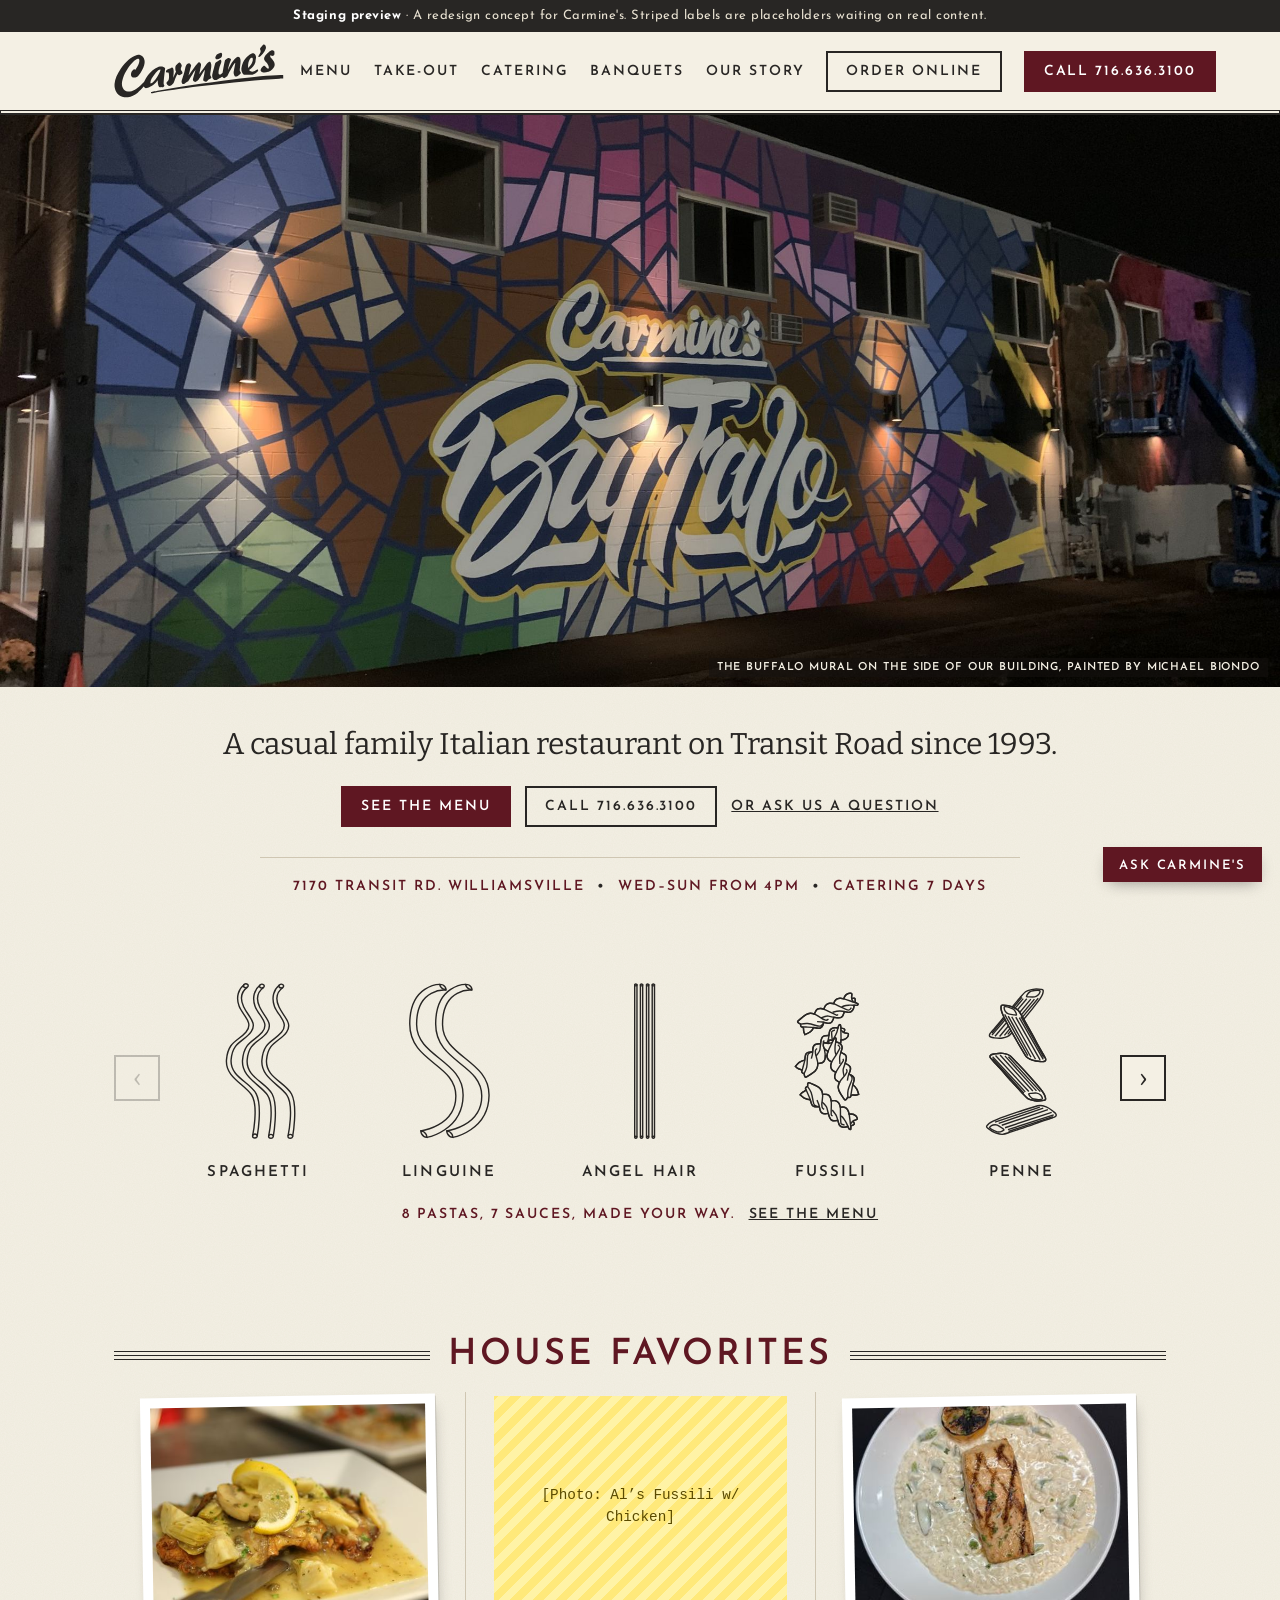
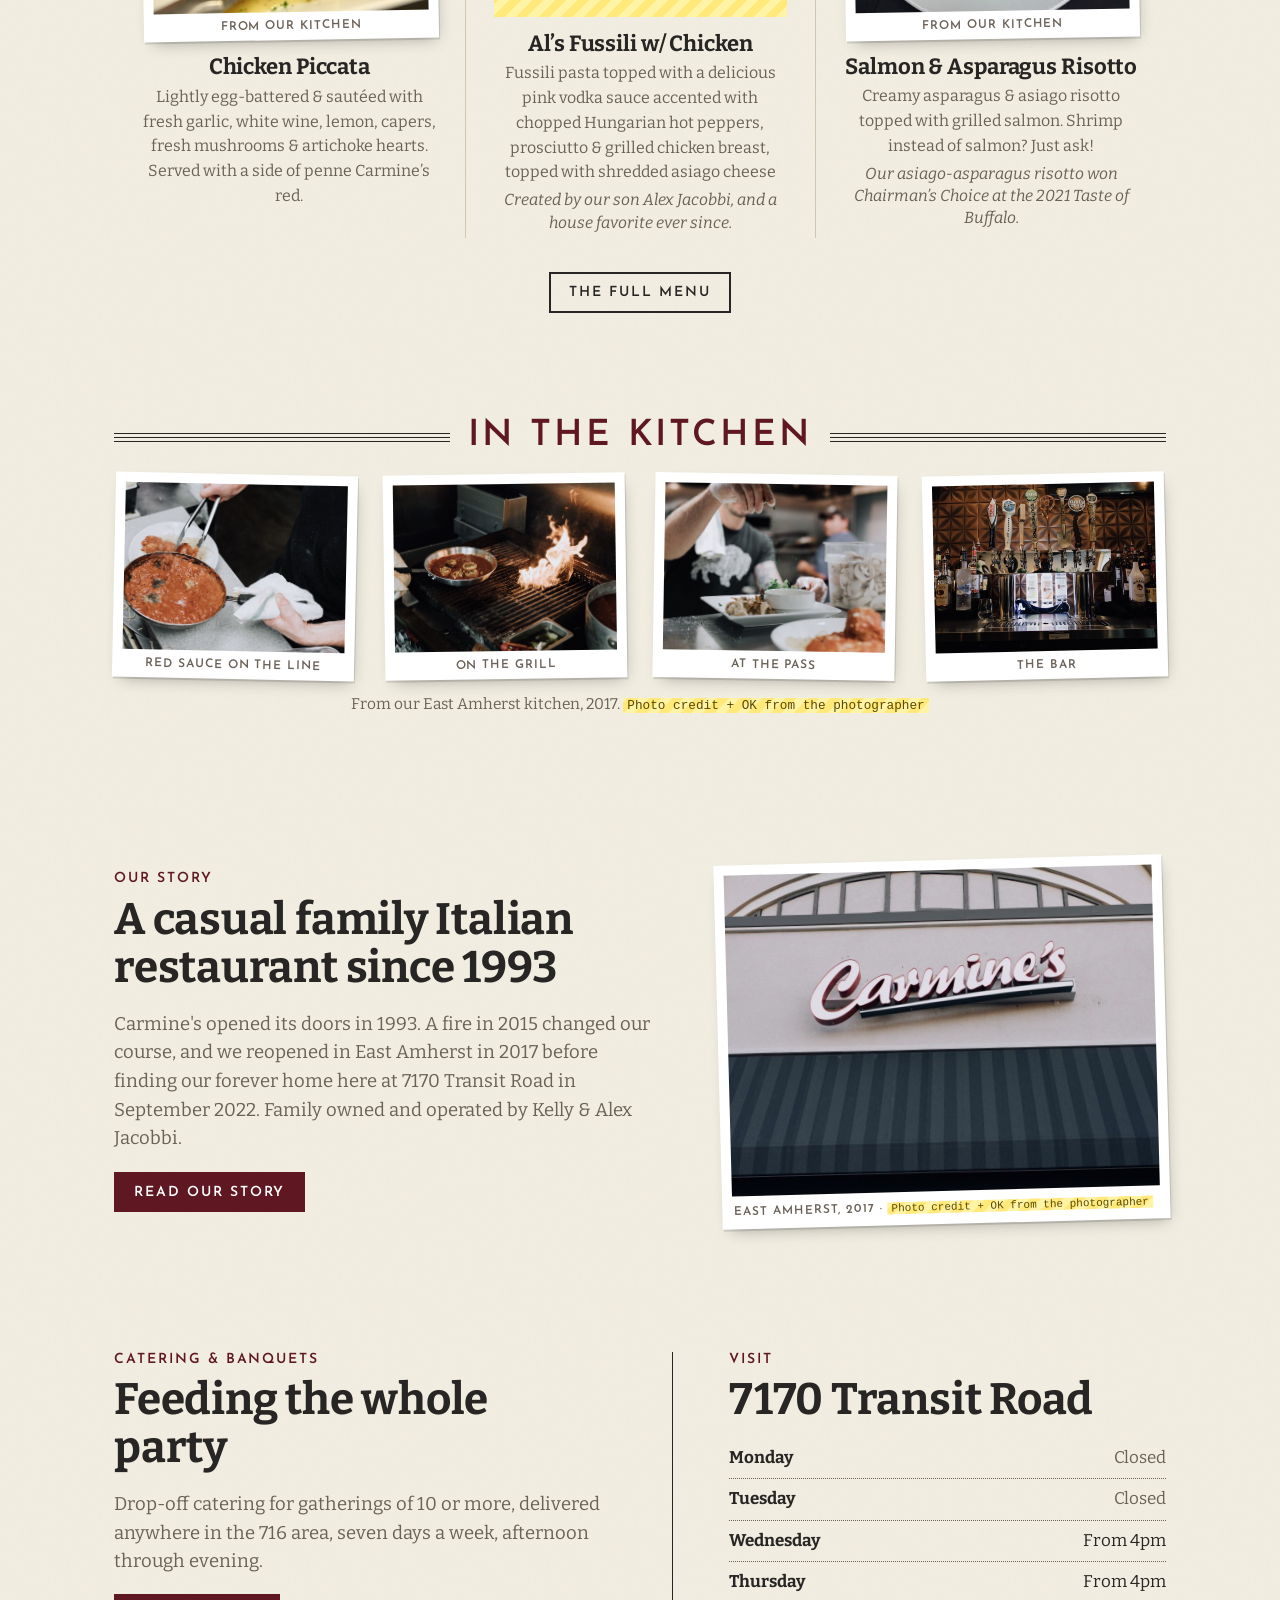
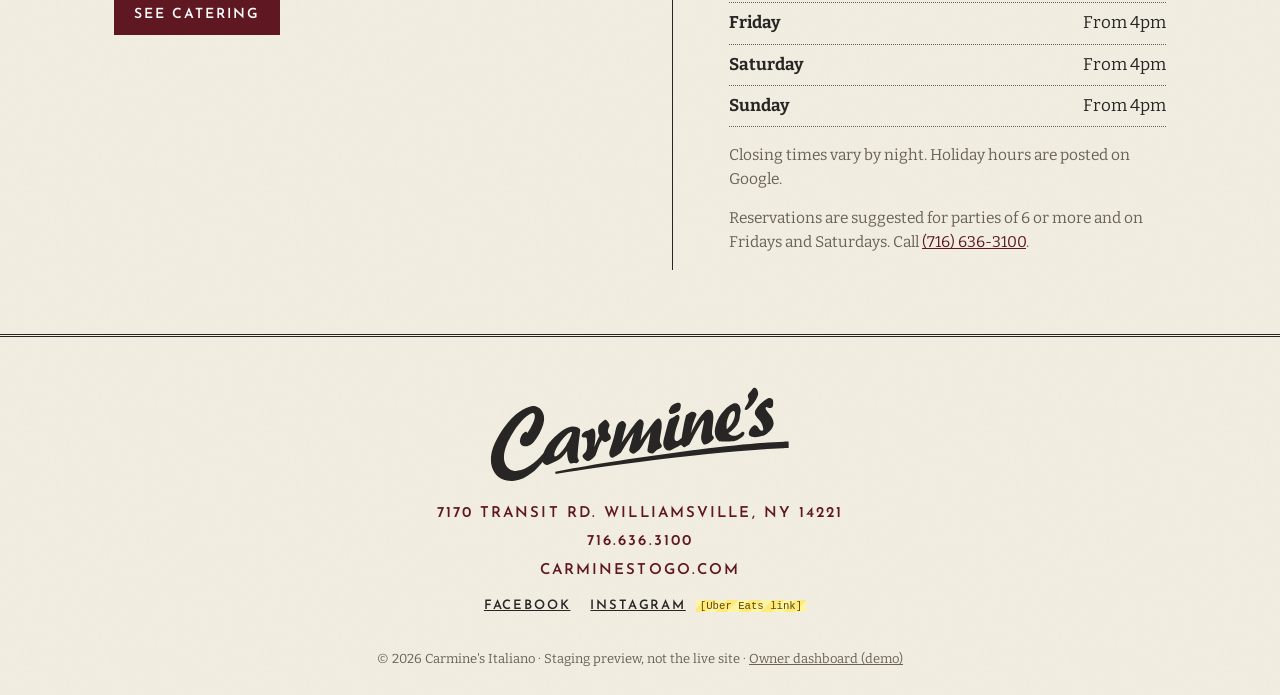
<file: index.html>
<!doctype html>
<html lang="en"><head>
<meta charset="utf-8"><meta name="viewport" content="width=device-width,initial-scale=1">
<title>Carmine's Italiano | Italian Restaurant on Transit Road, Williamsville NY</title>
<meta name="description" content="Carmine's Italiano at 7170 Transit Road in Williamsville: dine-in, take-out, catering and banquets. Open Wednesday to Sunday from 4pm.">
<meta name="robots" content="noindex,nofollow">
<meta name="theme-color" content="#5f1722">
<link rel="icon" type="image/png" href="/assets/img/favicon.png"><link rel="icon" type="image/svg+xml" href="/assets/img/favicon.svg">
<link rel="apple-touch-icon" href="/assets/img/apple-touch-icon.png">
<meta property="og:title" content="Carmine's Italiano | Italian Restaurant on Transit Road, Williamsville NY"><meta property="og:description" content="Carmine's Italiano at 7170 Transit Road in Williamsville: dine-in, take-out, catering and banquets. Open Wednesday to Sunday from 4pm."><meta property="og:type" content="restaurant">
<meta property="og:url" content="https://carminestogo.com/">
<meta property="og:image" content="https://carminestogo.com/assets/img/og-image.png"><meta property="og:image:width" content="1200"><meta property="og:image:height" content="630"><meta property="og:image:alt" content="Carmine's Italiano logo">
<meta name="twitter:card" content="summary_large_image">
<link rel="preconnect" href="https://fonts.googleapis.com"><link rel="preconnect" href="https://fonts.gstatic.com" crossorigin>
<link href="https://fonts.googleapis.com/css2?family=Bitter:ital,wght@0,400;0,700;1,400;1,700&family=Josefin+Sans:wght@600&display=swap" rel="stylesheet">
<link rel="stylesheet" href="/assets/site.css">
<script type="application/ld+json">{"@context":"https://schema.org","@type":"Restaurant","name":"Carmine's Italiano","logo":"https://carminestogo.com/assets/img/og-image.png","servesCuisine":["Italian","Italian-American"],"telephone":"+17166363100","foundingDate":"1993","url":"https://carminestogo.com/","address":{"@type":"PostalAddress","streetAddress":"7170 Transit Road","addressLocality":"Williamsville","addressRegion":"NY","postalCode":"14221","addressCountry":"US"},"areaServed":"Buffalo, NY","sameAs":["https://www.facebook.com/CarminesToGo/","https://www.instagram.com/carminestogo/"],"openingHoursSpecification":[{"@type":"OpeningHoursSpecification","dayOfWeek":["Wednesday","Thursday","Friday","Saturday","Sunday"],"opens":"16:00"}]}</script>
</head><body>

<div class="demo-banner"><b>Staging preview</b> · A redesign concept for Carmine's. Striped labels are placeholders waiting on real content.</div>
<header class="nav"><div class="wrap">
  <a class="brand" href="/" aria-label="Carmine's Italiano, home"><svg xmlns="http://www.w3.org/2000/svg" viewBox="-8 -6 3006 950" role="img" aria-labelledby="hdr-t"><title id="hdr-t">Carmine's Italiano</title>
<path fill="#282624" transform="translate(0,1113) scale(0.1,-0.1)" d="M26372 11105 c-56 -25 -102 -66 -202 -185 -53 -63 -140 -164 -194 -225 -161 -183 -226 -295 -226 -392 0 -30 18 -99 51 -196 49 -142 51 -153 46 -226 -9 -129 -65 -261 -213 -498 -119 -192 -187 -331 -188 -385 -2 -83 63 -136 151 -123 154 23 611 491 867 889 162 252 301 554 326 711 9 57 -8 186 -42 305 -70 254 -227 390 -376 325z M27816 10069 c-276 -69 -889 -600 -1176 -1020 -119 -173 -168 -296 -177 -444 -4 -76 -2 -100 17 -155 40 -120 138 -259 355 -504 169 -192 233 -283 311 -441 72 -149 106 -247 134 -393 25 -127 25 -177 2 -221 -26 -52 -63 -75 -120 -75 -89 0 -179 70 -325 252 -110 137 -196 220 -264 253 -68 34 -160 33 -228 -1 -104 -52 -306 -276 -399 -443 -102 -181 -126 -359 -67 -476 45 -88 167 -169 306 -205 252 -64 661 -35 987 71 144 47 376 164 497 250 116 83 322 279 406 388 247 316 317 621 215 939 -61 191 -175 375 -425 686 -176 220 -264 344 -302 426 -21 47 -24 65 -19 109 7 58 40 145 55 145 5 0 22 -10 38 -23 102 -83 258 -122 393 -97 181 33 254 143 267 405 8 174 -11 358 -44 413 -28 50 -113 109 -202 143 -64 24 -178 33 -235 18z M18736 9618 c-207 -28 -570 -214 -674 -346 -39 -49 -172 -324 -209 -431 -24 -70 -25 -80 -14 -132 15 -70 64 -153 114 -193 35 -28 46 -31 105 -30 75 1 236 33 356 71 245 77 472 216 525 322 44 85 101 352 101 469 0 128 -35 200 -119 245 -55 29 -105 36 -185 25z M24399 9555 c-244 -49 -648 -328 -993 -686 -384 -399 -646 -831 -818 -1354 -87 -265 -135 -501 -145 -711 -19 -416 146 -835 393 -999 104 -69 72 -66 779 -70 702 -4 702 -4 884 56 262 88 685 363 830 540 120 148 123 292 7 348 -86 42 -110 32 -342 -141 -241 -179 -392 -237 -615 -238 -215 0 -424 90 -542 233 l-35 43 137 91 c468 312 828 779 961 1247 35 124 38 142 50 335 7 115 17 182 40 265 43 161 54 274 40 402 -39 366 -199 598 -444 643 -73 13 -102 13 -187 -4z m-9 -804 c14 -10 36 -44 49 -77 23 -53 25 -74 25 -204 1 -166 -13 -249 -73 -430 -112 -337 -315 -655 -595 -935 l-150 -150 -9 45 c-16 82 -11 483 7 620 35 259 100 487 201 698 120 251 242 387 395 440 71 24 110 23 150 -7z M4170 9274 c-14 -2 -59 -9 -100 -15 -41 -6 -127 -26 -192 -45 -437 -125 -938 -412 -1377 -788 -506 -433 -927 -920 -1364 -1576 -683 -1026 -1045 -1891 -1118 -2673 -15 -163 -7 -493 16 -647 64 -429 239 -824 497 -1125 297 -346 681 -541 1208 -616 127 -18 489 -16 643 5 614 80 1149 325 1732 791 320 257 652 593 1009 1023 l69 84 30 -57 c17 -30 57 -85 89 -120 122 -133 253 -166 429 -106 213 72 580 230 830 357 386 196 697 480 998 911 l78 111 6 -201 c9 -304 52 -579 122 -774 60 -169 125 -251 222 -279 59 -17 68 -16 189 22 l82 26 118 -20 c131 -22 183 -19 259 18 82 40 168 147 180 226 6 35 1 51 -45 140 -79 150 -82 161 -81 309 2 359 106 1427 211 2181 22 155 43 320 46 367 6 80 5 90 -21 142 -93 191 -521 316 -902 264 -242 -33 -657 -233 -1022 -493 -401 -285 -869 -738 -1158 -1122 -201 -265 -384 -587 -537 -944 -51 -118 -60 -130 -329 -418 -452 -482 -936 -877 -1372 -1120 -423 -236 -888 -360 -1243 -331 -395 32 -707 248 -886 612 -231 472 -227 1025 14 1747 192 574 467 1121 854 1700 632 943 1371 1661 1783 1731 89 16 135 6 183 -37 59 -53 82 -124 87 -264 5 -130 -14 -248 -68 -418 -65 -200 -224 -547 -359 -782 -87 -151 -269 -428 -298 -454 -27 -24 -48 -15 -65 26 -21 51 -42 63 -111 63 -54 0 -68 -4 -121 -39 -269 -175 -466 -537 -469 -861 -1 -177 43 -303 138 -398 106 -107 233 -151 436 -150 107 0 138 4 215 27 358 108 544 274 892 796 410 613 679 1259 734 1760 15 138 6 367 -21 492 -98 468 -395 816 -779 915 -93 23 -295 39 -361 27z m3944 -2600 c84 -84 -197 -747 -570 -1342 -198 -316 -385 -556 -613 -783 -189 -189 -307 -275 -421 -310 -122 -37 -148 -9 -149 156 -2 342 315 930 846 1572 137 164 493 520 603 603 144 107 261 147 304 104z M21748 8905 c-132 -33 -265 -116 -354 -220 -27 -32 -91 -103 -143 -159 -234 -253 -444 -551 -690 -981 -96 -168 -343 -654 -427 -839 -31 -68 -50 -101 -52 -88 -4 25 49 336 84 492 65 292 139 527 262 836 145 363 185 469 184 496 -3 134 -241 277 -443 266 -80 -4 -167 -44 -364 -168 -165 -104 -213 -144 -236 -194 -38 -86 -160 -622 -248 -1091 -64 -342 -191 -1104 -191 -1152 0 -6 -21 -27 -47 -46 -27 -19 -95 -74 -153 -122 -175 -144 -277 -181 -375 -136 -121 56 -168 201 -146 452 30 336 136 763 302 1211 128 348 150 411 175 508 41 161 28 285 -39 366 -85 102 -190 84 -391 -69 -57 -44 -164 -110 -255 -158 -256 -134 -320 -187 -361 -295 -36 -97 -102 -332 -245 -870 -259 -974 -301 -1159 -312 -1374 -12 -238 62 -445 213 -594 110 -109 225 -156 381 -156 121 0 176 21 398 150 94 54 222 123 285 153 63 30 162 77 220 104 60 29 144 79 194 118 81 61 90 66 99 49 17 -34 193 -201 241 -229 27 -16 56 -25 70 -23 28 6 467 264 506 298 17 15 109 178 235 419 535 1020 979 1782 1130 1939 56 57 65 60 90 35 14 -14 16 -28 11 -82 -11 -101 -62 -393 -111 -626 -96 -462 -162 -826 -171 -950 -17 -213 84 -549 199 -668 59 -60 99 -79 178 -85 146 -10 340 84 573 277 185 153 301 288 325 379 14 51 3 76 -72 166 -28 34 -61 84 -73 111 -62 135 -56 368 26 960 84 613 93 953 29 1205 -73 289 -279 444 -511 385z M16701 8020 c-176 -80 -376 -305 -683 -767 -185 -279 -283 -413 -543 -748 -226 -290 -331 -435 -417 -575 -32 -52 -58 -91 -58 -88 0 4 38 195 85 425 174 849 195 959 217 1106 21 142 21 153 6 226 -21 104 -59 180 -124 250 -67 73 -133 104 -221 105 -79 0 -115 -23 -247 -157 -187 -191 -442 -526 -916 -1202 -368 -525 -683 -966 -687 -962 -5 6 169 688 236 927 183 645 217 786 206 860 -23 160 -225 370 -355 370 -102 0 -244 -66 -341 -158 -168 -158 -282 -408 -364 -802 -97 -466 -215 -898 -390 -1430 -176 -536 -235 -751 -236 -860 0 -126 58 -293 126 -363 51 -53 90 -70 170 -74 65 -4 75 -2 150 35 75 37 620 395 705 463 48 39 55 50 241 366 185 314 384 635 577 928 156 238 494 726 500 721 1 -2 -63 -232 -144 -512 -252 -877 -309 -1095 -320 -1215 -7 -74 11 -130 66 -199 73 -92 246 -200 320 -200 104 0 430 227 638 444 93 97 134 158 387 576 291 480 691 1110 706 1110 7 0 -49 -384 -91 -629 -17 -95 -69 -370 -116 -610 -102 -516 -108 -588 -60 -659 80 -117 298 -215 440 -198 105 14 165 54 341 231 174 176 148 158 417 283 138 64 217 152 218 242 0 44 -33 114 -99 211 -28 43 -61 103 -73 135 -49 141 -32 375 71 958 69 389 85 533 85 786 0 256 -9 301 -85 475 -43 98 -98 164 -155 185 -43 17 -135 11 -183 -10z M11371 7853 c-81 -55 -231 -179 -384 -317 -94 -85 -111 -105 -147 -179 -62 -126 -83 -238 -83 -437 -1 -222 30 -387 106 -574 l25 -59 -33 -51 c-82 -129 -195 -375 -372 -811 -62 -154 -111 -264 -108 -245 145 977 138 1524 -24 1773 -49 76 -145 107 -225 73 -19 -8 -76 -42 -127 -77 -119 -80 -211 -121 -328 -148 -174 -40 -299 -107 -422 -230 -76 -76 -111 -128 -135 -200 -32 -100 6 -188 99 -227 34 -14 68 -17 183 -16 129 2 143 0 168 -19 36 -28 53 -94 70 -274 48 -484 15 -861 -94 -1075 -34 -67 -89 -131 -214 -253 -106 -103 -135 -153 -136 -233 0 -78 45 -157 152 -270 189 -197 370 -271 521 -214 160 60 468 320 599 505 41 58 67 126 213 555 152 447 250 668 405 917 l64 102 60 -62 c84 -85 172 -131 251 -132 55 0 74 7 219 78 206 101 288 155 323 214 24 41 27 57 26 128 -2 163 -44 262 -161 382 -110 113 -127 151 -126 278 2 120 19 189 103 414 34 89 61 176 61 194 -1 85 -150 346 -257 449 -107 103 -167 112 -272 41z M29365 5709 c-1811 -45 -4802 -318 -8495 -775 -4550 -562 -10040 -1395 -13250 -2009 -415 -79 -1158 -230 -1164 -236 -3 -2 5 -51 17 -109 20 -92 25 -105 42 -103 11 1 193 31 405 67 1954 333 5018 769 8160 1161 5597 698 10805 1196 14125 1350 187 9 408 19 490 23 l150 7 2 115 c1 63 -1 206 -4 318 l-5 202 -82 -2 c-44 0 -220 -5 -391 -9z"/>
</svg></a>
  <button class="menu-toggle" aria-label="Menu" onclick="document.querySelector('nav.links').classList.toggle('open')">☰</button>
  <nav class="links">
    <a href="/menu.html">Menu</a><a href="/takeout.html">Take-Out</a><a href="/catering.html">Catering</a><a href="/banquets.html">Banquets</a><a href="/story.html">Our Story</a>
    <a class="btn ghost" href="https://online.skytab.com/5236d831a504b72d60cf56459a158868" target="_blank" rel="noopener">Order online</a>
    <a class="btn primary" href="tel:+17166363100">Call 716.636.3100</a>
  </nav>
</div></header>
<main>
<figure class="hero">
  <img src="/assets/img/hero-mural.jpg" srcset="/assets/img/hero-mural-sm.jpg 1200w, /assets/img/hero-mural.jpg 2400w" sizes="100vw" alt="The painted Buffalo mural on the side of our building at night: stained-glass colors around a script Carmine's over the word Buffalo" fetchpriority="high">
  <figcaption>The Buffalo mural on the side of our building, painted by Michael Biondo</figcaption>
</figure>
<section class="cover"><div class="wrap">
  <h1 class="visually-hidden">Carmine's Italiano</h1>
  <p class="lead">A casual family Italian restaurant on Transit Road since 1993.</p>
  <div class="ctas">
    <a class="btn primary" href="/menu.html">See the menu</a>
    <a class="btn ghost" href="tel:+17166363100">Call 716.636.3100</a>
    <a class="link" href="#" data-open-chat>or ask us a question</a>
  </div>
  <p class="facts"><span>7170 Transit Rd. Williamsville</span><span>Wed–Sun from 4pm</span><span>Catering 7 days</span></p>
</div></section>

<section class="pasta-band" aria-label="Our pastas"><div class="wrap">
  <div class="carousel">
    <button class="car-btn prev" aria-label="Previous pastas">‹</button>
    <div class="car-track" tabindex="0">
      <figure><svg class="pasta " viewBox="0 0 107 223" aria-hidden="true"><g fill="none" stroke="currentColor"><path fill="none" stroke-width="1" d="M 0.00 -0.00 C 0.00 -0.00 8.20 39.41 -1.53 53.58 C -11.27 67.75 -36.26 76.95 -34.30 99.63 C -32.21 123.86 -19.24 123.54 -8.62 135.94 C 2.00 148.34 -13.28 157.63 -17.82 169.91 C -22.37 182.24 -18.15 192.39 -11.40 197.92 " transform="matrix(1, 0, 0, -1, 45.96, 210.65)"/><path fill="none" stroke-width="1" d="M 0.00 0 C -5.75 -4.20 -11.28 -12.39 -5.08 -25.68 C 1.10 -38.96 13.06 -46.49 4.87 -58.44 C -4.28 -71.81 -19.37 -70.74 -21.47 -94.97 C -23.42 -117.66 3.27 -124.48 11.29 -139.69 C 19.92 -156.08 12.73 -195.48 12.73 -195.48 " transform="matrix(1, 0, 0, -1, 39.21, 15.93)"/><path fill="none" stroke-width="1" d="M -0.00 -0.00 C -0.00 -1.40 -1.37 -2.54 -3.07 -2.54 C -4.78 -2.54 -6.15 -1.40 -6.15 -0.00 C -6.15 1.40 -4.78 2.54 -3.07 2.54 C -1.37 2.54 -0.00 1.40 -0.00 -0.00 Z M -0.00 -0.00 " transform="matrix(1, 0, 0, -1, 51.99, 211.20)"/><path fill="none" stroke-width="1" d="M -0.00 0.00 C -0.00 -1.40 -1.37 -2.54 -3.07 -2.54 C -4.78 -2.54 -6.16 -1.40 -6.16 0.00 C -6.16 1.40 -4.78 2.54 -3.07 2.54 C -1.37 2.54 -0.00 1.40 -0.00 0.00 Z M -0.00 0.00 " transform="matrix(1, 0, 0, -1, 40.14, 14.05)"/><path fill="none" stroke-width="1" d="M 0.00 0.00 C 0.00 0.00 8.20 39.41 -1.54 53.59 C -11.27 67.75 -36.26 76.95 -34.30 99.63 C -32.21 123.86 -19.25 123.54 -8.62 135.94 C 2.00 148.34 -13.28 157.63 -17.82 169.91 C -22.37 182.24 -18.15 192.39 -11.40 197.92 " transform="matrix(1, 0, 0, -1, 67.00, 211.09)"/><path fill="none" stroke-width="1" d="M -0.00 0.00 C -5.75 -4.20 -11.28 -12.39 -5.09 -25.68 C 1.10 -38.96 13.06 -46.49 4.87 -58.44 C -4.28 -71.81 -19.37 -70.74 -21.47 -94.97 C -23.43 -117.66 3.27 -124.48 11.29 -139.69 C 19.92 -156.08 12.73 -195.48 12.73 -195.48 " transform="matrix(1, 0, 0, -1, 60.25, 16.37)"/><path fill="none" stroke-width="1" d="M -0.00 -0.00 C -0.00 -1.40 -1.37 -2.54 -3.08 -2.54 C -4.77 -2.54 -6.15 -1.40 -6.15 -0.00 C -6.15 1.40 -4.77 2.54 -3.08 2.54 C -1.37 2.54 -0.00 1.40 -0.00 -0.00 Z M -0.00 -0.00 " transform="matrix(1, 0, 0, -1, 73.03, 211.64)"/><path fill="none" stroke-width="1" d="M 0.00 -0.00 C 0.00 -1.40 -1.38 -2.54 -3.08 -2.54 C -4.78 -2.54 -6.15 -1.40 -6.15 -0.00 C -6.15 1.40 -4.78 2.54 -3.08 2.54 C -1.38 2.54 0.00 1.40 0.00 -0.00 Z M 0.00 -0.00 " transform="matrix(1, 0, 0, -1, 61.19, 14.49)"/><path fill="none" stroke-width="1" d="M -0.00 0.00 C -0.00 0.00 8.20 39.41 -1.54 53.59 C -11.27 67.75 -36.26 76.95 -34.30 99.63 C -32.21 123.86 -19.25 123.54 -8.62 135.94 C 2.00 148.34 -13.28 157.63 -17.82 169.91 C -22.37 182.24 -18.15 192.39 -11.40 197.92 " transform="matrix(1, 0, 0, -1, 92.41, 211.09)"/><path fill="none" stroke-width="1" d="M -0.00 0.00 C -5.75 -4.20 -11.28 -12.39 -5.08 -25.68 C 1.10 -38.96 13.06 -46.49 4.87 -58.44 C -4.28 -71.81 -19.37 -70.74 -21.47 -94.97 C -23.42 -117.66 3.27 -124.48 11.29 -139.69 C 19.92 -156.08 12.73 -195.48 12.73 -195.48 " transform="matrix(1, 0, 0, -1, 85.65, 16.37)"/><path fill="none" stroke-width="1" d="M 0.00 -0.00 C 0.00 -1.40 -1.37 -2.54 -3.08 -2.54 C -4.78 -2.54 -6.15 -1.40 -6.15 -0.00 C -6.15 1.40 -4.78 2.54 -3.08 2.54 C -1.37 2.54 0.00 1.40 0.00 -0.00 Z M 0.00 -0.00 " transform="matrix(1, 0, 0, -1, 98.43, 211.64)"/><path fill="none" stroke-width="1" d="M -0.00 -0.00 C -0.00 -1.40 -1.38 -2.54 -3.08 -2.54 C -4.78 -2.54 -6.16 -1.40 -6.16 -0.00 C -6.16 1.40 -4.78 2.54 -3.08 2.54 C -1.38 2.54 -0.00 1.40 -0.00 -0.00 Z M -0.00 -0.00 " transform="matrix(1, 0, 0, -1, 86.59, 14.49)"/></g></svg><figcaption>Spaghetti</figcaption></figure>
      <figure><svg class="pasta " viewBox="0 0 122 223" aria-hidden="true"><g fill="none" stroke="currentColor"><path fill="none" stroke-width="1" d="M 0.00 0.00 C 0.00 0.00 -39.31 -0.15 -39.30 -51.97 C -39.29 -102.36 21.17 -103.90 21.16 -146.43 C 21.15 -186.66 -24.99 -192.13 -24.99 -192.13 " transform="matrix(1, 0, 0, -1, 82.30, 12.36)"/><path fill="none" stroke-width="1" d="M -0.00 0.00 C -0.00 0.00 -39.22 4.03 -38.83 -45.49 C -38.50 -87.60 22.83 -92.09 22.16 -138.23 C 21.49 -184.75 -25.52 -193.20 -25.52 -193.20 " transform="matrix(1, 0, 0, -1, 90.83, 19.83)"/><path fill="none" stroke-width="1" d="M 0.00 -0.00 C 0.00 -0.00 0.32 -7.32 7.99 -8.53 C 7.99 -8.53 8.18 -0.96 0.00 -0.00 Z M 0.00 -0.00 " transform="matrix(1, 0, 0, -1, 57.44, 204.50)"/><path fill="none" stroke-width="1" d="M -0.00 0.00 C -0.00 0.00 0.59 -6.68 8.33 -6.99 C 8.33 -6.99 8.22 -0.03 -0.00 0.00 Z M -0.00 0.00 " transform="matrix(1, 0, 0, -1, 82.33, 12.33)"/><path fill="none" stroke-width="1" d="M 0.00 0.00 C 0.00 0.00 -39.31 -0.15 -39.30 -51.97 C -39.29 -102.36 21.17 -103.90 21.16 -146.43 C 21.15 -186.66 -24.99 -192.13 -24.99 -192.13 " transform="matrix(1, 0, 0, -1, 48.30, 12.36)"/><path fill="none" stroke-width="1" d="M -0.00 0.00 C -0.00 0.00 -39.22 4.03 -38.83 -45.49 C -38.50 -87.60 22.83 -92.09 22.16 -138.23 C 21.49 -184.75 -25.52 -193.20 -25.52 -193.20 " transform="matrix(1, 0, 0, -1, 56.83, 19.83)"/><path fill="none" stroke-width="1" d="M 0.00 -0.00 C 0.00 -0.00 0.32 -7.32 7.99 -8.53 C 7.99 -8.53 8.18 -0.96 0.00 -0.00 Z M 0.00 -0.00 " transform="matrix(1, 0, 0, -1, 23.44, 204.50)"/><path fill="none" stroke-width="1" d="M -0.00 0.00 C -0.00 0.00 0.59 -6.68 8.33 -6.99 C 8.33 -6.99 8.22 -0.03 -0.00 0.00 Z M -0.00 0.00 " transform="matrix(1, 0, 0, -1, 48.33, 12.33)"/></g></svg><figcaption>Linguine</figcaption></figure>
      <figure><svg class="pasta " viewBox="0 0 53 223" aria-hidden="true"><g fill="none" stroke="currentColor"><path fill="none" stroke-width="1" d="M 0.00 -0.00 C 0.00 -0.67 -0.66 -1.22 -1.49 -1.22 C -2.31 -1.22 -2.98 -0.67 -2.98 -0.00 C -2.98 0.67 -2.31 1.22 -1.49 1.22 C -0.66 1.22 0.00 0.67 0.00 -0.00 Z M 0.00 -0.00 " transform="matrix(1, 0, 0, -1, 21.97, 212.83)"/><path fill="none" stroke-width="1" d="M 0.00 0.00 C 0.00 -0.67 -0.66 -1.22 -1.49 -1.22 C -2.31 -1.22 -2.98 -0.67 -2.98 0.00 C -2.98 0.67 -2.31 1.22 -1.49 1.22 C -0.66 1.22 0.00 0.67 0.00 0.00 Z M 0.00 0.00 " transform="matrix(1, 0, 0, -1, 21.97, 12.99)"/><path fill="none" stroke-width="1" d="M 0 0.00 L 0 -200.75 " transform="matrix(1, 0, 0, -1, 19, 12.24)"/><path fill="none" stroke-width="1" d="M 0 0.00 L 0 -200.75 " transform="matrix(1, 0, 0, -1, 22, 12.24)"/><path fill="none" stroke-width="1" d="M 0.00 -0.00 C 0.00 -0.67 -0.66 -1.22 -1.49 -1.22 C -2.31 -1.22 -2.98 -0.67 -2.98 -0.00 C -2.98 0.67 -2.31 1.22 -1.49 1.22 C -0.66 1.22 0.00 0.67 0.00 -0.00 Z M 0.00 -0.00 " transform="matrix(1, 0, 0, -1, 29.47, 212.83)"/><path fill="none" stroke-width="1" d="M 0.00 0.00 C 0.00 -0.67 -0.66 -1.22 -1.49 -1.22 C -2.31 -1.22 -2.98 -0.67 -2.98 0.00 C -2.98 0.67 -2.31 1.22 -1.49 1.22 C -0.66 1.22 0.00 0.67 0.00 0.00 Z M 0.00 0.00 " transform="matrix(1, 0, 0, -1, 29.47, 12.99)"/><path fill="none" stroke-width="1" d="M 0 0.00 L 0 -200.75 " transform="matrix(1, 0, 0, -1, 26.5, 12.24)"/><path fill="none" stroke-width="1" d="M 0 0.00 L 0 -200.75 " transform="matrix(1, 0, 0, -1, 29.5, 12.24)"/><path fill="none" stroke-width="1" d="M 0.00 -0.00 C 0.00 -0.67 -0.66 -1.22 -1.49 -1.22 C -2.31 -1.22 -2.98 -0.67 -2.98 -0.00 C -2.98 0.67 -2.31 1.22 -1.49 1.22 C -0.66 1.22 0.00 0.67 0.00 -0.00 Z M 0.00 -0.00 " transform="matrix(1, 0, 0, -1, 37.47, 212.83)"/><path fill="none" stroke-width="1" d="M 0.00 0.00 C 0.00 -0.67 -0.66 -1.22 -1.49 -1.22 C -2.31 -1.22 -2.98 -0.67 -2.98 0.00 C -2.98 0.67 -2.31 1.22 -1.49 1.22 C -0.66 1.22 0.00 0.67 0.00 0.00 Z M 0.00 0.00 " transform="matrix(1, 0, 0, -1, 37.47, 12.99)"/><path fill="none" stroke-width="1" d="M 0 0.00 L 0 -200.75 " transform="matrix(1, 0, 0, -1, 34.5, 12.24)"/><path fill="none" stroke-width="1" d="M 0 0.00 L 0 -200.75 " transform="matrix(1, 0, 0, -1, 37.5, 12.24)"/><path fill="none" stroke-width="1" d="M 0.00 -0.00 C 0.00 -0.67 -0.66 -1.22 -1.49 -1.22 C -2.31 -1.22 -2.98 -0.67 -2.98 -0.00 C -2.98 0.67 -2.31 1.22 -1.49 1.22 C -0.66 1.22 0.00 0.67 0.00 -0.00 Z M 0.00 -0.00 " transform="matrix(1, 0, 0, -1, 44.97, 212.83)"/><path fill="none" stroke-width="1" d="M 0.00 0.00 C 0.00 -0.67 -0.66 -1.22 -1.49 -1.22 C -2.31 -1.22 -2.98 -0.67 -2.98 0.00 C -2.98 0.67 -2.31 1.22 -1.49 1.22 C -0.66 1.22 0.00 0.67 0.00 0.00 Z M 0.00 0.00 " transform="matrix(1, 0, 0, -1, 44.97, 12.99)"/><path fill="none" stroke-width="1" d="M 0 0.00 L 0 -200.75 " transform="matrix(1, 0, 0, -1, 42, 12.24)"/><path fill="none" stroke-width="1" d="M 0 0.00 L 0 -200.75 " transform="matrix(1, 0, 0, -1, 45, 12.24)"/></g></svg><figcaption>Angel hair</figcaption></figure>
      <figure><svg class="pasta " viewBox="0 0 100 223" aria-hidden="true"><g fill="none" stroke="currentColor"><path fill="none" stroke-width="0.5" d="M -0.00 0.00 C 1.74 -0.40 4.54 0.42 4.54 0.42 C 8.56 1.96 9.39 5.80 9.64 7.25 C 9.89 8.69 9.95 17.46 9.89 18.76 C 9.84 20.06 9.70 26.23 9.72 27.30 C 9.73 28.37 9.08 30.59 9.08 30.59 C 9.08 30.59 7.56 31.22 6.85 29.33 C 6.13 27.43 5.22 22.49 4.35 20.44 C 3.48 18.40 1.40 12.02 -1.42 11.23 " transform="matrix(1, 0, 0, -1, 53.97, 95.74)"/><path fill="none" stroke-width="0.5" d="M -0.00 0.00 C -0.00 0.00 -3.98 -1.16 -4.23 -2.60 C -4.48 -4.04 -3.86 -8.40 -3.81 -9.85 C -3.75 -11.30 -2.50 -19.10 -2.09 -22.16 C -1.67 -25.21 -2.94 -29.65 -3.53 -30.27 C -4.13 -30.90 -5.46 -32.93 -7.98 -33.43 C -10.50 -33.92 -12.60 -33.93 -12.60 -33.93 " transform="matrix(1, 0, 0, -1, 55.86, 72.12)"/><path fill="none" stroke-width="0.5" d="M 0.00 0.00 C 0.00 0.00 -1.31 -0.81 -1.47 -1.42 C -1.63 -2.03 -1.00 -5.78 -0.79 -6.92 C -0.58 -8.07 0.67 -15.41 0.88 -16.86 C 1.09 -18.32 1.10 -22.51 0.77 -24.03 C 0.44 -25.55 -1.40 -28.45 -2.90 -28.91 C -4.41 -29.36 -7.68 -29.79 -8.82 -29.85 " transform="matrix(1, 0, 0, -1, 42.15, 86.17)"/><path fill="none" stroke-width="0.5" d="M -0.00 -0.00 C -0.00 -0.00 -2.23 -1.56 -2.34 -3.32 C -2.44 -5.07 -1.16 -11.04 -0.54 -12.76 C 0.08 -14.49 1.02 -19.17 0.98 -21.46 C 0.95 -23.75 -0.41 -27.29 -2.12 -29.10 C -3.83 -30.90 -7.63 -33.33 -8.73 -34.05 C -9.83 -34.77 -14.46 -37.75 -14.84 -37.67 C -15.22 -37.59 -16.12 -37.12 -16.49 -35.97 C -16.85 -34.82 -16.75 -33.37 -17.05 -33.06 C -17.35 -32.75 -18.70 -32.61 -19.20 -32.09 C -19.70 -31.57 -20.24 -31.02 -20.15 -30.49 C -20.06 -29.96 -19.74 -29.36 -19.97 -29.13 C -20.19 -28.89 -21.00 -27.28 -22.08 -27.27 C -23.14 -27.25 -25.82 -25.73 -26.29 -25.39 C -26.29 -25.39 -27.82 -24.12 -28.42 -23.51 C -28.42 -23.51 -25.06 -19.53 -23.69 -18.47 C -20.78 -16.21 -17.01 -15.33 -16.24 -15.19 " transform="matrix(1, 0, 0, -1, 32.53, 96.40)"/><path fill="none" stroke-width="0.5" d="M 0.00 -0.00 C 0.00 -0.00 1.61 5.61 1.63 6.99 C 1.65 8.36 1.85 11.41 2.02 13.08 C 2.20 14.76 2.48 17.88 5.93 18.82 C 9.37 19.76 12.04 19.33 12.04 19.33 " transform="matrix(1, 0, 0, -1, 25.01, 109.70)"/><path fill="none" stroke-width="0.5" d="M -0.00 -0.00 C -0.00 -0.00 4.87 5.81 5.14 8.48 C 5.41 11.14 6.21 18.68 6.63 20.73 C 7.04 22.79 8.15 25.97 11.21 26.38 C 14.27 26.79 16.88 26.74 16.88 26.74 " transform="matrix(1, 0, 0, -1, 31.18, 106.16)"/><path fill="none" stroke-width="0.5" d="M 0.00 0.00 C 0.00 0.00 3.60 6.19 4.25 8.63 C 4.89 11.06 5.51 16.46 5.69 17.98 C 5.86 19.50 5.83 22.48 9.36 23.95 C 12.89 25.42 17.13 24.34 17.13 24.34 " transform="matrix(1, 0, 0, -1, 42.87, 93.89)"/><path fill="none" stroke-width="0.5" d="M 0 -0.00 C 0 -0.00 2.49 -3.66 5.53 -4.16 C 8.58 -4.66 9.26 -4.75 9.79 -5.29 C 10.32 -5.84 9.74 -8.34 8.73 -9.63 C 7.72 -10.91 4.40 -13.68 0.13 -13.31 " transform="matrix(1, 0, 0, -1, 63.68, 71.82)"/><path fill="none" stroke-width="0.5" d="M 0.00 -0.00 C 0.00 -0.00 2.02 3.01 1.27 3.94 C 0.52 4.87 -2.43 5.45 -3.57 5.54 " transform="matrix(1, 0, 0, -1, 67.41, 75.20)"/><path fill="none" stroke-width="0.5" d="M -0.00 0.00 C -0.00 0.00 2.82 5.16 3.56 8.75 C 4.12 11.43 4.32 17.26 4.36 19.78 C 4.40 22.29 4.44 24.81 5.83 26.16 C 7.22 27.51 10.08 28.67 11.30 28.42 C 11.30 28.42 8.85 28.94 5.40 28.00 C 1.95 27.06 1.44 23.41 1.23 19.59 C 1.02 15.79 -1.21 9.26 -1.45 7.97 C -1.70 6.68 -2.68 3.70 -2.68 3.70 " transform="matrix(1, 0, 0, -1, 15.38, 129.48)"/><path fill="none" stroke-width="1" d="M 0.00 0.00 C 1.90 -0.71 5.47 -0.05 5.03 -2.51 C 4.59 -4.97 2.24 -9.28 -4.79 -9.28 C -4.79 -9.28 -4.88 -12.46 -5.15 -13.42 C -5.42 -14.40 -6.52 -20.57 -14.63 -19.89 C -14.63 -19.89 -15.03 -23.79 -15.66 -25.17 C -16.28 -26.55 -17.96 -29.23 -20.40 -29.63 C -22.85 -30.04 -24.85 -30.18 -25.35 -30.21 C -25.35 -30.21 -25.52 -33.28 -25.58 -33.71 C -25.64 -34.16 -26.06 -36.07 -27.18 -37.33 C -28.30 -38.58 -28.76 -39.16 -30.10 -39.42 C -31.43 -39.69 -34.99 -40.24 -35.29 -40.18 C -35.59 -40.13 -34.27 -42.80 -36.41 -46.91 C -38.55 -51.01 -42.33 -52.96 -43.10 -53.48 C -43.87 -53.99 -49.88 -57.85 -50.65 -58.15 C -51.41 -58.45 -52.01 -57.73 -52.29 -57.13 C -52.56 -56.52 -52.80 -54.07 -53.01 -53.85 C -53.23 -53.63 -54.25 -53.21 -54.63 -53.03 C -55.00 -52.85 -56.27 -51.89 -56.21 -51.32 C -56.16 -50.76 -55.69 -49.78 -56.60 -48.91 C -57.50 -48.02 -57.78 -48.10 -59.12 -47.55 C -60.47 -47.01 -62.26 -46.04 -62.64 -45.73 C -63.01 -45.40 -64.50 -44.06 -64.50 -44.06 C -64.50 -44.06 -60.96 -39.84 -59.77 -39.02 C -58.59 -38.20 -56.77 -36.70 -52.32 -35.74 C -52.32 -35.74 -51.96 -33.19 -51.87 -32.41 C -51.79 -31.63 -51.23 -28.07 -50.40 -27.30 C -49.56 -26.51 -48.74 -25.57 -46.46 -25.32 C -44.18 -25.07 -41.92 -25.21 -41.92 -25.21 C -41.92 -25.21 -41.68 -21.80 -41.60 -21.08 C -41.52 -20.35 -41.45 -16.44 -38.59 -15.37 C -35.74 -14.31 -32.57 -14.41 -31.56 -14.52 C -31.56 -14.52 -31.04 -10.57 -30.79 -9.57 C -30.55 -8.57 -29.88 -5.46 -27.63 -4.37 C -25.38 -3.27 -21.76 -3.70 -20.54 -3.57 C -20.54 -3.57 -19.94 1.61 -19.67 2.35 C -19.40 3.09 -18.88 5.18 -15.24 6.29 C -15.24 6.29 -13.35 6.70 -12.31 6.68 C -11.27 6.66 -9.07 6.35 -8.61 6.30 C -8.61 6.30 -8.19 8.33 -7.92 9.03 C -7.65 9.72 -6.71 11.38 -5.52 10.59 C -5.52 10.59 -4.91 8.30 -4.91 7.41 C -4.91 6.51 -4.78 6.19 -4.78 6.19 C -4.78 6.19 -3.54 6.10 -2.46 5.77 C -1.39 5.44 0.36 4.92 0.29 4.36 C 0.22 3.81 -0.27 2.20 -0.66 1.54 L -1.20 0.64 Z M 0.00 0.00 " transform="matrix(1, 0, 0, -1, 68.61, 75.84)"/><path fill="none" stroke-width="0.5" d="M 0.00 0.00 C 1.66 0.66 4.55 0.25 4.55 0.25 C 8.76 -0.65 10.15 -4.33 10.61 -5.72 C 11.08 -7.11 12.45 -15.77 12.59 -17.06 C 12.73 -18.35 13.52 -24.48 13.70 -25.53 C 13.87 -26.59 13.56 -28.88 13.56 -28.88 C 13.56 -28.88 12.16 -29.74 11.17 -27.97 C 10.18 -26.20 8.53 -21.45 7.36 -19.56 C 6.20 -17.67 3.18 -11.67 0.27 -11.31 " transform="matrix(1, 0, 0, -1, 63.13, 173.62)"/><path fill="none" stroke-width="0.5" d="M -0.00 0.00 C -0.00 0.00 -4.11 0.54 -4.57 1.93 C -5.04 3.33 -5.08 7.73 -5.24 9.17 C -5.40 10.61 -5.33 18.51 -5.38 21.59 C -5.43 24.68 -7.34 28.87 -8.03 29.40 C -8.71 29.93 -10.33 31.75 -12.90 31.86 C -15.47 31.97 -17.54 31.66 -17.54 31.66 " transform="matrix(1, 0, 0, -1, 68.53, 196.68)"/><path fill="none" stroke-width="0.5" d="M 0.00 0.00 C 0.00 0.00 -1.41 0.61 -1.66 1.18 C -1.92 1.76 -1.85 5.56 -1.82 6.72 C -1.78 7.89 -1.63 15.34 -1.65 16.81 C -1.66 18.27 -2.28 22.42 -2.83 23.88 C -3.38 25.33 -5.64 27.92 -7.20 28.14 C -8.76 28.37 -12.06 28.30 -13.20 28.19 " transform="matrix(1, 0, 0, -1, 52.87, 184.84)"/><path fill="none" stroke-width="0.5" d="M -0.00 0.00 C -0.00 0.00 -2.44 1.21 -2.80 2.93 C -3.17 4.65 -2.80 10.73 -2.44 12.53 C -2.09 14.33 -1.86 19.11 -2.23 21.37 C -2.61 23.62 -4.50 26.92 -6.46 28.45 C -8.41 29.98 -12.54 31.81 -13.73 32.36 C -14.93 32.91 -19.95 35.16 -20.31 35.03 C -20.68 34.89 -21.50 34.28 -21.69 33.09 C -21.87 31.90 -21.56 30.48 -21.81 30.14 C -22.06 29.78 -23.37 29.44 -23.79 28.85 C -24.21 28.26 -24.65 27.64 -24.49 27.13 C -24.32 26.62 -23.92 26.07 -24.11 25.81 C -24.29 25.55 -24.86 23.83 -25.91 23.65 C -26.96 23.48 -29.38 21.57 -29.80 21.17 C -29.80 21.17 -31.12 19.69 -31.62 18.99 C -31.62 18.99 -27.70 15.56 -26.19 14.71 C -22.97 12.91 -19.11 12.61 -18.34 12.59 " transform="matrix(1, 0, 0, -1, 41.83, 176.17)"/><path fill="none" stroke-width="0.5" d="M 0.00 0.00 C 0.00 0.00 2.43 -5.31 2.66 -6.67 C 2.88 -8.02 3.54 -11.00 3.96 -12.63 C 4.39 -14.26 5.13 -17.31 8.68 -17.72 C 12.23 -18.13 14.80 -17.31 14.80 -17.31 " transform="matrix(1, 0, 0, -1, 32.40, 164.14)"/><path fill="none" stroke-width="0.5" d="M -0.00 0.00 C -0.00 0.00 5.69 -5.02 6.35 -7.61 C 7.02 -10.21 8.94 -17.54 9.66 -19.51 C 10.37 -21.47 11.95 -24.46 15.04 -24.40 C 18.12 -24.36 20.69 -23.91 20.69 -23.91 " transform="matrix(1, 0, 0, -1, 39.03, 166.72)"/><path fill="none" stroke-width="0.5" d="M -0.00 -0.00 C -0.00 -0.00 4.49 -5.59 5.49 -7.89 C 6.49 -10.20 7.92 -15.45 8.32 -16.93 C 8.72 -18.41 9.14 -21.35 12.85 -22.28 C 16.56 -23.20 20.58 -21.50 20.58 -21.50 " transform="matrix(1, 0, 0, -1, 52.42, 177.11)"/><path fill="none" stroke-width="0.5" d="M 0.00 0.00 C 0.00 0.00 1.92 3.99 4.85 4.95 C 7.78 5.90 8.45 6.09 8.89 6.70 C 9.32 7.31 8.38 9.71 7.19 10.82 C 6.00 11.94 2.30 14.18 -1.85 13.18 " transform="matrix(1, 0, 0, -1, 76.31, 195.80)"/><path fill="none" stroke-width="0.5" d="M -0.00 0.00 C -0.00 0.00 2.45 -2.67 1.85 -3.70 C 1.25 -4.73 -1.59 -5.75 -2.70 -6.01 " transform="matrix(1, 0, 0, -1, 79.49, 191.91)"/><path fill="none" stroke-width="0.5" d="M -0.00 -0.00 C -0.00 -0.00 3.56 -4.68 4.83 -8.12 C 5.78 -10.68 6.86 -16.42 7.27 -18.90 C 7.69 -21.38 8.10 -23.87 9.68 -25.00 C 11.26 -26.12 14.26 -26.84 15.43 -26.41 C 15.43 -26.41 13.08 -27.29 9.53 -26.87 C 5.99 -26.46 4.93 -22.93 4.15 -19.19 C 3.37 -15.46 0.19 -9.34 -0.25 -8.10 C -0.68 -6.86 -2.10 -4.06 -2.10 -4.06 " transform="matrix(1, 0, 0, -1, 19.92, 146.03)"/><path fill="none" stroke-width="1" d="M 0.00 -0.00 C 1.77 0.99 5.40 0.87 4.59 3.24 C 3.79 5.60 0.83 9.51 -6.12 8.46 C -6.12 8.46 -6.69 11.58 -7.10 12.51 C -7.52 13.42 -9.53 19.36 -17.45 17.47 C -17.45 17.47 -18.42 21.27 -19.25 22.54 C -20.08 23.81 -22.13 26.20 -24.61 26.24 C -27.09 26.28 -29.09 26.12 -29.60 26.07 C -29.60 26.07 -30.22 29.08 -30.35 29.50 C -30.47 29.93 -31.17 31.76 -32.47 32.83 C -33.76 33.90 -34.30 34.41 -35.67 34.47 C -37.03 34.53 -40.62 34.54 -40.91 34.44 C -41.20 34.34 -40.30 37.19 -43.03 40.92 C -45.76 44.66 -49.78 46.02 -50.62 46.42 C -51.46 46.81 -57.98 49.72 -58.79 49.90 C -59.59 50.09 -60.07 49.29 -60.26 48.65 C -60.44 48.01 -60.31 45.56 -60.48 45.31 C -60.66 45.06 -61.61 44.48 -61.95 44.25 C -62.30 44.01 -63.40 42.87 -63.27 42.33 C -63.13 41.78 -62.53 40.88 -63.29 39.87 C -64.05 38.87 -64.33 38.90 -65.58 38.16 C -66.83 37.42 -68.46 36.20 -68.78 35.83 C -69.11 35.45 -70.38 33.90 -70.38 33.90 C -70.38 33.90 -66.24 30.27 -64.94 29.63 C -63.65 28.99 -61.63 27.79 -57.09 27.51 C -57.09 27.51 -56.35 25.03 -56.14 24.27 C -55.94 23.51 -54.86 20.08 -53.92 19.44 C -52.98 18.79 -52.02 17.98 -49.73 18.08 C -47.44 18.17 -45.23 18.65 -45.23 18.65 C -45.23 18.65 -44.47 15.31 -44.29 14.61 C -44.10 13.90 -43.44 10.04 -40.46 9.42 C -37.48 8.80 -34.36 9.37 -33.38 9.63 C -33.38 9.63 -32.28 5.81 -31.88 4.85 C -31.49 3.90 -30.36 0.93 -27.97 0.18 C -25.58 -0.55 -22.06 0.40 -20.85 0.45 C -20.85 0.45 -19.47 -4.58 -19.10 -5.27 C -18.72 -5.96 -17.89 -7.95 -14.13 -8.50 C -14.13 -8.50 -12.20 -8.62 -11.18 -8.45 C -10.15 -8.28 -8.02 -7.63 -7.56 -7.52 C -7.56 -7.52 -6.85 -9.46 -6.48 -10.11 C -6.11 -10.76 -4.93 -12.26 -3.87 -11.30 C -3.87 -11.30 -3.61 -8.94 -3.74 -8.06 C -3.88 -7.18 -3.80 -6.83 -3.80 -6.83 C -3.80 -6.83 -2.58 -6.55 -1.57 -6.07 C -0.56 -5.59 1.10 -4.81 0.94 -4.27 C 0.79 -3.73 0.06 -2.22 -0.42 -1.62 L -1.09 -0.81 Z M 0.00 -0.00 " transform="matrix(1, 0, 0, -1, 80.58, 191.09)"/><path class="bg" stroke-width="1" d="M 0.00 0.00 C -2.02 0.13 -5.00 2.20 -5.62 -0.21 C -6.23 -2.63 -5.88 -7.52 0.52 -10.44 C 0.52 -10.44 -0.70 -13.36 -0.85 -14.36 C -1.01 -15.35 -2.56 -21.43 5.10 -24.16 C 5.10 -24.16 3.85 -27.88 3.85 -29.39 C 3.86 -30.91 4.27 -34.03 6.33 -35.42 C 8.39 -36.79 10.15 -37.75 10.60 -37.99 C 10.60 -37.99 9.49 -40.85 9.36 -41.28 C 9.24 -41.70 8.82 -43.62 9.32 -45.22 C 9.83 -46.83 10.00 -47.54 11.11 -48.34 C 12.22 -49.14 15.23 -51.10 15.53 -51.18 C 15.83 -51.25 13.52 -53.14 13.77 -57.76 C 14.02 -62.38 16.65 -65.72 17.15 -66.51 C 17.63 -67.29 21.52 -73.29 22.09 -73.88 C 22.66 -74.47 23.50 -74.06 24.00 -73.63 C 24.51 -73.20 25.73 -71.06 26.02 -70.95 C 26.31 -70.84 27.41 -70.87 27.83 -70.87 C 28.24 -70.86 29.79 -70.50 29.98 -69.97 C 30.16 -69.43 30.14 -68.35 31.33 -67.92 C 32.52 -67.50 32.74 -67.68 34.18 -67.74 C 35.63 -67.80 37.66 -67.66 38.14 -67.52 C 38.61 -67.39 40.52 -66.78 40.52 -66.78 C 40.52 -66.78 39.04 -61.47 38.30 -60.24 C 37.56 -59.00 36.53 -56.88 32.87 -54.17 C 32.87 -54.17 33.60 -51.69 33.84 -50.95 C 34.09 -50.20 35.05 -46.74 34.61 -45.68 C 34.18 -44.63 33.81 -43.43 31.84 -42.26 C 29.87 -41.09 27.75 -40.28 27.75 -40.28 C 27.75 -40.28 28.94 -37.08 29.17 -36.39 C 29.40 -35.69 30.95 -32.10 28.79 -29.95 C 26.63 -27.80 23.70 -26.58 22.74 -26.26 C 22.74 -26.26 23.89 -22.45 24.09 -21.44 C 24.27 -20.44 24.95 -17.33 23.35 -15.40 C 21.75 -13.47 18.28 -12.36 17.23 -11.74 C 17.23 -11.74 18.82 -6.77 18.88 -5.98 C 18.95 -5.20 19.33 -3.07 16.48 -0.56 C 16.48 -0.56 14.93 0.57 13.97 0.99 C 13.02 1.40 10.89 2.02 10.44 2.18 C 10.44 2.18 10.90 4.20 10.94 4.95 C 10.99 5.69 10.81 7.59 9.40 7.36 C 9.40 7.36 7.90 5.52 7.53 4.71 C 7.16 3.90 6.91 3.66 6.91 3.66 C 6.91 3.66 5.74 4.09 4.63 4.23 C 3.51 4.37 1.69 4.63 1.53 4.09 C 1.36 3.56 1.15 1.89 1.24 1.13 L 1.36 0.08 Z M 0.00 0.00 " transform="matrix(1, 0, 0, -1, 46.56, 89.73)"/><path fill="none" stroke-width="0.5" d="M -0.00 -0.00 C -1.76 0.35 -3.96 2.26 -3.96 2.26 C -6.99 5.33 -6.15 9.16 -5.78 10.58 C -5.41 12.00 -1.84 20.01 -1.25 21.17 C -0.67 22.33 2.00 27.90 2.42 28.88 C 2.85 29.86 4.36 31.61 4.36 31.61 C 4.36 31.61 6.00 31.56 5.87 29.54 C 5.74 27.51 4.53 22.64 4.48 20.41 C 4.43 18.19 3.68 11.53 5.94 9.63 " transform="matrix(1, 0, 0, -1, 51.67, 113.89)"/><path fill="none" stroke-width="0.5" d="M 0.00 -0.00 C 0.00 -0.00 3.14 -2.70 2.77 -4.12 C 2.40 -5.54 0.04 -9.25 -0.60 -10.54 C -1.24 -11.84 -5.61 -18.43 -7.25 -21.04 C -8.88 -23.66 -9.57 -28.21 -9.28 -29.03 C -9.00 -29.84 -8.63 -32.25 -6.54 -33.74 C -4.45 -35.23 -2.54 -36.11 -2.54 -36.11 " transform="matrix(1, 0, 0, -1, 59.71, 91.61)"/><path fill="none" stroke-width="0.5" d="M 0.00 -0.00 C 0.00 -0.00 0.85 -1.28 0.75 -1.90 C 0.64 -2.52 -1.47 -5.67 -2.13 -6.63 C -2.80 -7.59 -6.98 -13.75 -7.77 -14.99 C -8.56 -16.23 -10.30 -20.04 -10.63 -21.56 C -10.96 -23.08 -10.48 -26.48 -9.29 -27.52 C -8.11 -28.56 -5.31 -30.30 -4.29 -30.83 " transform="matrix(1, 0, 0, -1, 66.39, 110.08)"/><path fill="none" stroke-width="0.5" d="M -0.00 0.00 C -0.00 0.00 1.39 -2.35 0.75 -3.99 C 0.12 -5.62 -3.50 -10.53 -4.78 -11.84 C -6.06 -13.16 -8.85 -17.04 -9.76 -19.13 C -10.68 -21.24 -10.89 -25.02 -10.09 -27.37 C -9.28 -29.72 -6.82 -33.51 -6.11 -34.62 C -5.41 -35.73 -2.43 -40.36 -2.05 -40.44 C -1.67 -40.52 -0.65 -40.47 0.14 -39.57 C 0.95 -38.67 1.46 -37.31 1.86 -37.15 C 2.26 -37.00 3.55 -37.42 4.22 -37.16 C 4.89 -36.89 5.60 -36.61 5.74 -36.10 C 5.88 -35.58 5.84 -34.90 6.14 -34.78 C 6.44 -34.66 7.85 -33.52 8.83 -33.95 C 9.81 -34.38 12.88 -34.10 13.44 -33.99 C 13.44 -33.99 15.36 -33.47 16.16 -33.15 C 16.16 -33.15 14.74 -28.14 13.94 -26.61 C 12.22 -23.35 9.15 -20.99 8.51 -20.54 " transform="matrix(1, 0, 0, -1, 70.92, 123.36)"/><path fill="none" stroke-width="0.5" d="M -0.00 0.00 C -0.00 0.00 0.85 5.78 1.40 7.04 C 1.95 8.30 3.02 11.15 3.55 12.75 C 4.08 14.35 5.12 17.31 2.37 19.59 C -0.37 21.87 -2.97 22.58 -2.97 22.58 " transform="matrix(1, 0, 0, -1, 72.28, 138.59)"/><path fill="none" stroke-width="0.5" d="M -0.00 -0.00 C -0.00 -0.00 -2.03 7.30 -1.18 9.84 C -0.32 12.38 2.06 19.58 2.53 21.62 C 3.00 23.66 3.30 27.02 0.69 28.66 C -1.92 30.30 -4.32 31.32 -4.32 31.32 " transform="matrix(1, 0, 0, -1, 68.12, 132.80)"/><path fill="none" stroke-width="0.5" d="M -0.00 -0.00 C -0.00 -0.00 -0.71 7.13 -0.30 9.61 C 0.10 12.09 1.78 17.27 2.24 18.73 C 2.72 20.19 3.97 22.88 1.36 25.68 C -1.23 28.48 -5.54 29.25 -5.54 29.25 " transform="matrix(1, 0, 0, -1, 62.55, 116.80)"/><path fill="none" stroke-width="0.5" d="M 0.00 0.00 C 0.00 0.00 -3.78 -2.30 -6.76 -1.50 C -9.74 -0.70 -10.40 -0.50 -11.11 -0.77 C -11.81 -1.05 -12.32 -3.57 -11.93 -5.15 C -11.54 -6.74 -9.66 -10.63 -5.62 -12.06 " transform="matrix(1, 0, 0, -1, 52.71, 88.11)"/><path fill="none" stroke-width="0.5" d="M -0.00 -0.00 C -0.00 -0.00 -0.59 3.58 0.46 4.12 C 1.53 4.65 4.47 3.95 5.55 3.57 " transform="matrix(1, 0, 0, -1, 47.92, 89.64)"/><path fill="none" stroke-width="0.5" d="M 0.00 -0.00 C 0.00 -0.00 -0.43 5.87 0.36 9.44 C 0.97 12.11 3.19 17.51 4.19 19.81 C 5.20 22.12 6.20 24.43 5.49 26.23 C 4.78 28.04 2.66 30.28 1.45 30.55 C 1.45 30.55 3.89 30.01 6.64 27.73 C 9.39 25.45 8.35 21.91 6.97 18.35 C 5.59 14.80 4.93 7.93 4.62 6.65 C 4.31 5.37 3.97 2.26 3.97 2.26 " transform="matrix(1, 0, 0, -1, 72.87, 160.57)"/><path class="bg" stroke-width="1" d="M 0.00 -0.00 C -0.11 2.03 1.56 5.24 -0.91 5.55 C -3.39 5.85 -8.20 4.89 -10.29 -1.82 C -10.29 -1.82 -13.34 -0.97 -14.35 -0.94 C -15.36 -0.91 -21.58 -0.13 -23.33 -8.09 C -23.33 -8.09 -27.18 -7.31 -28.68 -7.50 C -30.18 -7.69 -33.23 -8.50 -34.34 -10.71 C -35.45 -12.93 -36.18 -14.80 -36.36 -15.27 C -36.36 -15.27 -39.34 -14.52 -39.78 -14.45 C -40.22 -14.38 -42.17 -14.21 -43.70 -14.91 C -45.23 -15.61 -45.92 -15.87 -46.57 -17.07 C -47.22 -18.27 -48.79 -21.50 -48.83 -21.81 C -48.87 -22.11 -51.03 -20.06 -55.58 -20.89 C -60.13 -21.72 -63.12 -24.75 -63.84 -25.33 C -64.56 -25.92 -70.03 -30.52 -70.54 -31.16 C -71.05 -31.80 -70.54 -32.59 -70.05 -33.03 C -69.56 -33.47 -67.28 -34.42 -67.13 -34.69 C -66.99 -34.96 -66.89 -36.06 -66.83 -36.47 C -66.77 -36.89 -66.22 -38.38 -65.67 -38.50 C -65.11 -38.61 -64.04 -38.46 -63.47 -39.58 C -62.90 -40.70 -63.05 -40.95 -62.93 -42.39 C -62.81 -43.84 -62.42 -45.84 -62.22 -46.29 C -62.03 -46.75 -61.18 -48.56 -61.18 -48.56 C -61.18 -48.56 -56.11 -46.43 -54.97 -45.54 C -53.83 -44.65 -51.87 -43.36 -49.63 -39.39 C -49.63 -39.39 -47.08 -39.80 -46.31 -39.95 C -45.54 -40.10 -41.99 -40.62 -40.99 -40.06 C -40.00 -39.49 -38.86 -38.98 -37.94 -36.88 C -37.03 -34.78 -36.49 -32.58 -36.49 -32.58 C -36.49 -32.58 -33.17 -33.35 -32.45 -33.49 C -31.73 -33.63 -27.97 -34.72 -26.11 -32.31 C -24.25 -29.89 -23.41 -26.84 -23.21 -25.84 C -23.21 -25.84 -19.29 -26.52 -18.26 -26.58 C -17.24 -26.64 -14.06 -26.92 -12.35 -25.09 C -10.64 -23.27 -9.97 -19.68 -9.49 -18.56 C -9.49 -18.56 -4.36 -19.52 -3.57 -19.48 C -2.79 -19.45 -0.63 -19.57 1.49 -16.42 C 1.49 -16.42 2.44 -14.74 2.73 -13.74 C 3.02 -12.74 3.37 -10.55 3.47 -10.09 C 3.47 -10.09 5.54 -10.29 6.27 -10.24 C 7.02 -10.19 8.88 -9.78 8.48 -8.40 C 8.48 -8.40 6.47 -7.15 5.62 -6.88 C 4.77 -6.62 4.49 -6.39 4.49 -6.39 C 4.49 -6.39 4.77 -5.18 4.78 -4.06 C 4.78 -2.94 4.80 -1.10 4.25 -1.00 C 3.70 -0.91 2.02 -0.91 1.27 -1.09 L 0.25 -1.34 Z M 0.00 -0.00 " transform="matrix(1, 0, 0, -1, 77.76, 29.56)"/><path fill="none" stroke-width="0.5" d="M -0.00 0.00 C 0.12 1.79 1.75 4.21 1.75 4.21 C 4.41 7.60 8.32 7.25 9.78 7.06 C 11.23 6.87 19.62 4.33 20.85 3.89 C 22.06 3.46 27.93 1.50 28.95 1.20 C 29.98 0.90 31.91 -0.37 31.91 -0.37 C 31.91 -0.37 32.06 -2.01 30.04 -2.13 C 28.02 -2.25 23.03 -1.66 20.81 -1.89 C 18.60 -2.11 11.90 -2.21 10.30 -4.68 " transform="matrix(1, 0, 0, -1, 54.43, 37.65)"/><path fill="none" stroke-width="0.5" d="M -0.00 -0.00 C -0.00 -0.00 -2.28 -3.45 -3.73 -3.27 C -5.19 -3.08 -9.17 -1.20 -10.54 -0.72 C -11.91 -0.24 -18.98 3.26 -21.78 4.56 C -24.58 5.85 -29.19 5.96 -29.96 5.58 C -30.74 5.19 -33.07 4.53 -34.30 2.26 C -35.52 0.00 -36.14 -1.99 -36.14 -1.99 " transform="matrix(1, 0, 0, -1, 77.54, 42.84)"/><path fill="none" stroke-width="0.5" d="M -0.00 -0.00 C -0.00 -0.00 -1.16 -1.00 -1.79 -0.98 C -2.42 -0.95 -5.81 0.75 -6.85 1.29 C -7.88 1.83 -14.52 5.20 -15.84 5.83 C -17.17 6.46 -21.18 7.71 -22.72 7.85 C -24.27 7.99 -27.59 7.08 -28.47 5.78 C -29.35 4.47 -30.73 1.47 -31.12 0.40 " transform="matrix(1, 0, 0, -1, 60.05, 51.78)"/><path fill="none" stroke-width="0.5" d="M 0.00 0.00 C 0.00 0.00 -2.15 -1.67 -3.86 -1.25 C -5.56 -0.83 -10.88 2.15 -12.35 3.26 C -13.81 4.37 -18.01 6.65 -20.21 7.29 C -22.40 7.93 -26.19 7.68 -28.42 6.58 C -30.65 5.48 -34.09 2.57 -35.11 1.73 C -36.13 0.89 -40.34 -2.63 -40.38 -3.02 C -40.41 -3.40 -40.23 -4.41 -39.24 -5.10 C -38.25 -5.78 -36.84 -6.12 -36.63 -6.50 C -36.42 -6.88 -36.68 -8.20 -36.34 -8.83 C -35.99 -9.47 -35.62 -10.14 -35.09 -10.21 C -34.56 -10.28 -33.89 -10.16 -33.74 -10.45 C -33.58 -10.73 -32.28 -11.99 -32.58 -13.01 C -32.88 -14.03 -32.22 -17.04 -32.04 -17.60 C -32.04 -17.60 -31.28 -19.43 -30.87 -20.19 C -30.87 -20.19 -26.08 -18.15 -24.66 -17.16 C -21.63 -15.04 -19.68 -11.70 -19.32 -11.01 " transform="matrix(1, 0, 0, -1, 47.45, 57.93)"/><path fill="none" stroke-width="0.5" d="M 0.00 -0.00 C 0.00 -0.00 5.84 -0.12 7.16 -0.50 C 8.47 -0.89 11.44 -1.60 13.10 -1.93 C 14.75 -2.25 17.81 -2.91 19.73 0.09 C 21.65 3.10 22.03 5.77 22.03 5.77 " transform="matrix(1, 0, 0, -1, 32.51, 61.18)"/><path fill="none" stroke-width="0.5" d="M -0.00 -0.00 C -0.00 -0.00 6.99 2.93 9.62 2.40 C 12.24 1.87 19.68 0.40 21.76 0.19 C 23.85 -0.02 27.22 0.10 28.52 2.90 C 29.82 5.69 30.53 8.20 30.53 8.20 " transform="matrix(1, 0, 0, -1, 37.72, 56.33)"/><path fill="none" stroke-width="0.5" d="M -0.00 0.00 C -0.00 0.00 6.98 1.60 9.50 1.50 C 12.01 1.40 17.35 0.39 18.86 0.11 C 20.37 -0.17 23.20 -1.08 25.65 1.85 C 28.10 4.79 28.33 9.15 28.33 9.15 " transform="matrix(1, 0, 0, -1, 52.90, 48.81)"/><path fill="none" stroke-width="0.5" d="M -0.00 -0.00 C -0.00 -0.00 -2.75 3.46 -2.34 6.52 C -1.92 9.58 -1.79 10.26 -2.16 10.92 C -2.52 11.58 -5.08 11.78 -6.61 11.19 C -8.13 10.61 -11.76 8.25 -12.67 4.07 " transform="matrix(1, 0, 0, -1, 80.14, 35.45)"/><path fill="none" stroke-width="0.5" d="M 0.00 -0.00 C 0.00 -0.00 3.48 1.04 4.14 0.05 C 4.81 -0.93 4.48 -3.93 4.23 -5.06 " transform="matrix(1, 0, 0, -1, 78.02, 30.90)"/><path fill="none" stroke-width="0.5" d="M -0.00 -0.00 C -0.00 -0.00 5.77 1.16 9.42 0.81 C 12.14 0.55 17.77 -0.98 20.18 -1.68 C 22.60 -2.39 25.01 -3.10 26.72 -2.17 C 28.42 -1.24 30.37 1.14 30.49 2.38 C 30.49 2.38 30.26 -0.11 28.35 -3.12 C 26.43 -6.14 22.78 -5.55 19.08 -4.62 C 15.38 -3.69 8.49 -3.89 7.18 -3.75 C 5.87 -3.60 2.74 -3.66 2.74 -3.66 " transform="matrix(1, 0, 0, -1, 10.77, 64.52)"/></g></svg><figcaption>Fussili</figcaption></figure>
      <figure><svg class="pasta " viewBox="0 0 102 223" aria-hidden="true"><g fill="none" stroke="currentColor"><path fill="none" stroke-width="1" d="M 0.00 0.00 C 0.00 0.00 14.48 16.39 18.44 21.07 C 22.41 25.75 34.66 41.04 37.03 44.21 C 39.39 47.39 42.58 52.59 42.93 55.36 C 43.09 56.63 43.84 58.90 41.41 59.17 C 38.97 59.45 33.70 60.21 29.68 59.32 C 25.66 58.43 22.31 57.94 19.95 56.15 C 17.59 54.37 14.68 50.60 12.69 48.36 C 10.71 46.13 -0.75 32.33 -3.58 29.08 C -6.42 25.82 -10.60 20.05 -13.33 16.81 C -16.05 13.57 -21.55 7.23 -22.45 6.17 C -23.34 5.11 -26.33 1.58 -26.80 0.75 C -27.28 -0.08 -27.74 -1.74 -26.67 -2.74 C -25.61 -3.73 -23.53 -4.07 -22.14 -4.18 C -20.74 -4.28 -14.98 -5.37 -10.31 -4.54 C -5.64 -3.70 -1.73 -1.96 0.00 0.00 Z M 0.00 0.00 " transform="matrix(1, 0, 0, -1, 36.48, 78.10)"/><path fill="none" stroke-width="0.5" d="M -0.00 0.00 C -0.00 0.00 0.67 1.68 1.20 2.51 C 1.69 3.30 3.33 5.23 4.73 6.20 C 5.98 7.06 8.49 7.18 10.49 7.56 C 12.49 7.94 16.64 7.75 17.32 7.52 C 18.00 7.28 17.74 6.36 17.63 5.92 C 17.52 5.48 16.27 2.81 15.52 2.00 C 14.10 0.47 12.02 -0.58 10.70 -0.75 C 8.61 -1.02 4.74 -0.83 3.50 -0.72 C 2.26 -0.61 0.33 -0.76 -0.00 0.00 Z M -0.00 0.00 " transform="matrix(1, 0, 0, -1, 57.75, 28.01)"/><path fill="none" stroke-width="0.5" d="M -0.00 -0.00 C -0.00 -0.00 -38.56 -46.01 -39.90 -47.45 " transform="matrix(1, 0, 0, -1, 73.10, 30.47)"/><path fill="none" stroke-width="0.5" d="M -0.00 0.00 L -39.41 -47.56 " transform="matrix(1, 0, 0, -1, 68.09, 31.68)"/><path fill="none" stroke-width="0.5" d="M -0.00 -0.00 L -40.98 -49.01 " transform="matrix(1, 0, 0, -1, 63.37, 31.70)"/><path fill="none" stroke-width="0.5" d="M -0.00 0.00 L -41.71 -49.08 " transform="matrix(1, 0, 0, -1, 58.08, 31.19)"/><path fill="none" stroke-width="0.5" d="M -0.00 0.00 L -41.00 -47.89 " transform="matrix(1, 0, 0, -1, 53.42, 31.00)"/><path fill="none" stroke-width="0.5" d="M -0.00 -0.00 L -39.40 -47.07 " transform="matrix(1, 0, 0, -1, 51.61, 29.31)"/><path fill="none" stroke-width="1" d="M 0.00 -0.00 C 0.00 -0.00 -20.91 -6.43 -26.73 -8.36 C -32.55 -10.28 -50.98 -16.93 -54.65 -18.41 C -58.33 -19.89 -63.76 -22.66 -65.50 -24.84 C -66.30 -25.84 -68.12 -27.39 -66.19 -28.89 C -64.26 -30.40 -60.16 -33.80 -56.26 -35.14 C -52.37 -36.47 -49.25 -37.80 -46.30 -37.50 C -43.36 -37.22 -38.91 -35.52 -36.05 -34.64 C -33.19 -33.77 -16.21 -27.98 -12.10 -26.68 C -7.98 -25.38 -1.40 -22.64 2.60 -21.29 C 6.62 -19.95 14.62 -17.41 15.93 -16.97 C 17.25 -16.53 21.64 -15.08 22.48 -14.62 C 23.32 -14.16 24.58 -12.97 24.19 -11.57 C 23.80 -10.16 22.20 -8.79 21.07 -7.97 C 19.93 -7.15 15.58 -3.22 11.16 -1.50 C 6.75 0.21 2.50 0.77 0.00 -0.00 Z M 0.00 -0.00 " transform="matrix(1, 0, 0, -1, 72.43, 171.56)"/><path fill="none" stroke-width="0.5" d="M 0.00 -0.00 C 0.00 -0.00 -1.44 -1.08 -2.33 -1.52 C -3.17 -1.93 -5.57 -2.72 -7.27 -2.82 C -8.79 -2.90 -10.99 -1.70 -12.89 -0.98 C -14.80 -0.26 -18.24 2.06 -18.70 2.61 C -19.16 3.17 -18.45 3.82 -18.13 4.13 C -17.81 4.45 -15.35 6.08 -14.29 6.38 C -12.28 6.95 -9.95 6.77 -8.73 6.22 C -6.81 5.36 -3.61 3.19 -2.61 2.45 C -1.61 1.70 0.10 0.82 0.00 -0.00 Z M 0.00 -0.00 " transform="matrix(1, 0, 0, -1, 28.15, 203.20)"/><path fill="none" stroke-width="0.5" d="M -0.00 0.00 C -0.00 0.00 56.90 19.15 58.79 19.68 " transform="matrix(1, 0, 0, -1, 16.34, 193.10)"/><path fill="none" stroke-width="0.5" d="M 0.00 -0.00 L 58.43 20.02 " transform="matrix(1, 0, 0, -1, 21.24, 194.68)"/><path fill="none" stroke-width="0.5" d="M 0.00 0.00 L 60.52 20.45 " transform="matrix(1, 0, 0, -1, 25.28, 197.13)"/><path fill="none" stroke-width="0.5" d="M -0.00 0.00 L 61.18 20.12 " transform="matrix(1, 0, 0, -1, 29.53, 200.32)"/><path fill="none" stroke-width="0.5" d="M -0.00 0.00 L 59.96 19.48 " transform="matrix(1, 0, 0, -1, 33.41, 202.91)"/><path fill="none" stroke-width="0.5" d="M 0.00 0.00 L 58.16 19.62 " transform="matrix(1, 0, 0, -1, 34.08, 205.30)"/><path class="bg" d="M 56.15 105.36 C 56.15 105.36 44.97 86.55 41.94 81.22 C 38.92 75.89 29.72 58.58 27.99 55.02 C 26.26 51.46 24.10 45.76 24.26 42.97 C 24.34 41.70 24.03 39.33 26.47 39.51 C 28.92 39.69 34.23 39.92 38.02 41.54 C 41.80 43.17 45.01 44.28 47 46.47 C 48.98 48.67 51.14 52.91 52.68 55.47 C 54.21 58.04 62.91 73.73 65.09 77.45 C 67.27 81.18 70.31 87.63 72.38 91.32 C 74.45 95.01 78.68 102.26 79.36 103.47 C 80.04 104.67 82.32 108.70 82.63 109.61 C 82.95 110.51 83.09 112.24 81.85 113.01 C 80.62 113.79 78.52 113.74 77.13 113.58 C 75.73 113.43 69.87 113.42 65.44 111.74 C 61.01 110.05 57.5 107.62 56.15 105.36 "/><path fill="none" stroke-width="1" d="M -0.00 0.00 C -0.00 0.00 -11.18 18.80 -14.20 24.14 C -17.23 29.47 -26.43 46.77 -28.16 50.33 C -29.89 53.89 -32.05 59.59 -31.88 62.38 C -31.81 63.66 -32.12 66.03 -29.68 65.84 C -27.23 65.66 -21.91 65.43 -18.13 63.81 C -14.34 62.19 -11.14 61.07 -9.15 58.88 C -7.16 56.69 -5.00 52.45 -3.47 49.88 C -1.93 47.32 6.75 31.63 8.93 27.90 C 11.12 24.17 14.15 17.73 16.22 14.03 C 18.29 10.34 22.53 3.10 23.20 1.89 C 23.88 0.68 26.17 -3.34 26.47 -4.24 C 26.79 -5.15 26.93 -6.87 25.70 -7.65 C 24.46 -8.43 22.36 -8.38 20.97 -8.22 C 19.58 -8.07 13.71 -8.06 9.28 -6.37 C 4.85 -4.69 1.34 -2.25 -0.00 0.00 Z M -0.00 0.00 " transform="matrix(1, 0, 0, -1, 56.15, 105.36)"/><path fill="none" stroke-width="0.5" d="M -0.00 -0.00 C -0.00 -0.00 -0.34 1.78 -0.71 2.69 C -1.05 3.55 -2.30 5.76 -3.49 6.97 C -4.56 8.05 -7.00 8.64 -8.89 9.38 C -10.79 10.12 -14.91 10.71 -15.62 10.61 C -16.33 10.50 -16.24 9.55 -16.22 9.10 C -16.20 8.65 -15.46 5.78 -14.88 4.85 C -13.77 3.09 -11.92 1.65 -10.65 1.24 C -8.66 0.59 -4.82 0.05 -3.58 -0.06 C -2.34 -0.18 -0.47 -0.68 -0.00 -0.00 Z M -0.00 -0.00 " transform="matrix(1, 0, 0, -1, 44.57, 52.19)"/><path fill="none" stroke-width="0.5" d="M 0.00 0.00 C 0.00 0.00 29.32 -52.38 30.37 -54.05 " transform="matrix(1, 0, 0, -1, 29.03, 51.75)"/><path fill="none" stroke-width="0.5" d="M 0.00 -0.00 L 29.88 -54.07 " transform="matrix(1, 0, 0, -1, 33.72, 53.87)"/><path fill="none" stroke-width="0.5" d="M 0.00 -0.00 L 31.14 -55.78 " transform="matrix(1, 0, 0, -1, 38.36, 54.76)"/><path fill="none" stroke-width="0.5" d="M -0.00 0 L 31.85 -55.98 " transform="matrix(1, 0, 0, -1, 43.65, 55.25)"/><path fill="none" stroke-width="0.5" d="M 0.00 -0.00 L 31.37 -54.68 " transform="matrix(1, 0, 0, -1, 48.27, 55.93)"/><path fill="none" stroke-width="0.5" d="M -0.00 0.00 L 29.95 -53.58 " transform="matrix(1, 0, 0, -1, 50.36, 54.61)"/><path class="bg" d="M 37.23 106.93 C 37.23 106.93 52.39 122.71 56.54 127.22 C 60.69 131.73 73.57 146.50 76.07 149.58 C 78.56 152.66 81.96 157.72 82.42 160.47 C 82.64 161.73 83.48 163.97 81.06 164.34 C 78.64 164.72 73.41 165.70 69.35 164.98 C 65.30 164.25 61.93 163.90 59.49 162.21 C 57.06 160.53 54 156.89 51.92 154.73 C 49.84 152.58 37.82 139.27 34.85 136.14 C 31.88 133.00 27.46 127.41 24.61 124.28 C 21.75 121.15 15.99 115.05 15.06 114.03 C 14.12 113.00 10.99 109.60 10.48 108.79 C 9.97 107.98 9.44 106.33 10.47 105.29 C 11.49 104.26 13.55 103.83 14.94 103.67 C 16.33 103.50 22.05 102.18 26.74 102.82 C 31.44 103.46 35.42 105.03 37.23 106.93 "/><path fill="none" stroke-width="1" d="M -0.00 0.00 C -0.00 0.00 15.15 -15.78 19.30 -20.29 C 23.45 -24.80 36.33 -39.57 38.83 -42.64 C 41.32 -45.72 44.72 -50.78 45.18 -53.53 C 45.40 -54.80 46.24 -57.03 43.82 -57.41 C 41.40 -57.78 36.17 -58.77 32.11 -58.05 C 28.06 -57.32 24.69 -56.96 22.25 -55.28 C 19.82 -53.59 16.76 -49.95 14.68 -47.80 C 12.60 -45.64 0.58 -32.34 -2.38 -29.20 C -5.35 -26.07 -9.77 -20.47 -12.62 -17.35 C -15.48 -14.22 -21.24 -8.12 -22.17 -7.09 C -23.11 -6.07 -26.24 -2.67 -26.75 -1.85 C -27.26 -1.04 -27.79 0.59 -26.76 1.63 C -25.74 2.67 -23.68 3.09 -22.29 3.26 C -20.89 3.42 -15.18 4.75 -10.49 4.10 C -5.79 3.46 -1.81 1.89 -0.00 0.00 Z M -0.00 0.00 " transform="matrix(1, 0, 0, -1, 37.23, 106.93)"/><path fill="none" stroke-width="0.5" d="M -0.00 0.00 C -0.00 0.00 0.74 -1.65 1.30 -2.46 C 1.83 -3.22 3.54 -5.09 4.98 -6.00 C 6.27 -6.81 8.78 -6.82 10.79 -7.12 C 12.80 -7.41 16.95 -7.05 17.62 -6.79 C 18.29 -6.53 17.99 -5.62 17.86 -5.19 C 17.74 -4.75 16.37 -2.13 15.59 -1.36 C 14.11 0.10 11.99 1.08 10.66 1.19 C 8.57 1.38 4.70 1.03 3.47 0.87 C 2.24 0.70 0.30 0.77 -0.00 0.00 Z M -0.00 0.00 " transform="matrix(1, 0, 0, -1, 60.56, 156.09)"/><path fill="none" stroke-width="0.5" d="M 0.00 0.00 C 0.00 0.00 -40.43 44.38 -41.83 45.76 " transform="matrix(1, 0, 0, -1, 75.80, 153.00)"/><path fill="none" stroke-width="0.5" d="M -0.00 -0.00 L -41.35 45.89 " transform="matrix(1, 0, 0, -1, 70.75, 152.00)"/><path fill="none" stroke-width="0.5" d="M -0.00 0.00 L -42.97 47.28 " transform="matrix(1, 0, 0, -1, 66.02, 152.18)"/><path fill="none" stroke-width="0.5" d="M 0.00 -0.00 L -43.71 47.31 " transform="matrix(1, 0, 0, -1, 60.76, 152.91)"/><path fill="none" stroke-width="0.5" d="M 0.00 0.00 L -42.95 46.15 " transform="matrix(1, 0, 0, -1, 56.11, 153.29)"/><path fill="none" stroke-width="0.5" d="M 0 0.00 L -41.31 45.41 " transform="matrix(1, 0, 0, -1, 54.37, 155.05)"/></g></svg><figcaption>Penne</figcaption></figure>
      <figure><svg class="pasta " viewBox="0 0 75 223" aria-hidden="true"><g fill="none" stroke="currentColor"><path fill="none" stroke-width="1" d="M 0.00 -0.00 C 0.48 -0.80 0.81 -1.13 0.81 -1.13 C 0.81 -1.13 -1.46 -1.94 -2.92 -2.43 C -4.37 -2.91 -2.92 -2.43 -4.54 -2.43 C -6.16 -2.43 -8.27 -2.75 -9.73 -2.91 C -11.19 -3.08 -13.78 -3.89 -17.03 -3.08 C -20.27 -2.27 -21.41 -0.97 -21.41 -0.97 C -21.41 -0.97 -20.11 -1.78 -19.30 -1.78 C -18.49 -1.78 -17.19 -1.29 -16.55 -0.64 C -15.89 -0.00 -15.41 0.48 -14.76 0.32 C -14.11 0.16 -12.00 0.16 -10.86 0.16 C -9.73 0.16 -7.46 0.32 -6.32 0.48 C -5.19 0.64 -3.08 1.78 -1.62 3.08 C -0.16 4.38 1.30 6.48 1.30 6.48 C 0.48 4.38 -0.48 0.81 0.00 -0.00 Z M 23.03 15.41 C 22.06 22.54 18.17 30.98 16.38 33.90 C 14.60 36.82 9.89 42.66 7.30 44.77 C 4.70 46.88 1.13 49.15 -1.13 49.80 C -3.40 50.45 -9.73 50.94 -12.48 49.64 C -12.48 49.64 -15.73 50.13 -17.35 50.13 C -18.98 50.13 -20.27 50.13 -21.73 49.80 C -23.19 49.47 -28.39 47.53 -29.68 46.39 C -30.98 45.26 -33.42 43.31 -34.06 42.18 C -34.71 41.04 -37.14 38.28 -37.80 37.63 C -38.44 36.99 -41.69 32.77 -42.01 31.47 C -42.34 30.17 -43.96 19.79 -44.12 15.89 C -44.28 12.00 -43.48 8.59 -43.15 6.65 C -42.82 4.70 -40.72 -0.64 -38.93 -3.40 C -37.14 -6.16 -32.76 -10.54 -30.82 -11.68 C -28.87 -12.81 -24.49 -13.79 -21.89 -13.79 C -19.30 -13.79 -16.38 -12.97 -14.92 -12.81 C -13.46 -12.65 -12.65 -12.49 -10.38 -12.65 C -8.10 -12.81 -6.81 -13.14 -4.21 -13.62 C -1.62 -14.11 1.62 -13.46 3.73 -12.65 C 5.84 -11.84 10.22 -9.57 13.30 -6.65 C 16.38 -3.73 19.14 -0.64 20.44 1.62 C 21.73 3.89 24.01 8.27 23.03 15.41 Z M 23.03 15.41 " transform="matrix(1, 0, 0, -1, 47.57, 63.87)"/><path fill="none" stroke-width="0.5" d="M -0.00 0.00 C -0.00 0.00 -4.54 0.16 -6.97 -0.65 C -9.41 -1.46 -13.95 -2.59 -15.57 -3.56 C -17.19 -4.54 -22.71 -8.92 -24.33 -10.70 C -25.96 -12.49 -28.23 -15.41 -28.87 -17.19 C -29.52 -18.98 -30.82 -25.30 -29.85 -29.52 C -28.87 -33.74 -27.09 -38.12 -25.47 -40.72 C -23.85 -43.31 -23.03 -45.10 -19.79 -45.74 C -16.55 -46.39 -13.78 -46.88 -11.51 -47.69 C -9.24 -48.50 -9.89 -48.83 -7.94 -48.67 C -6.00 -48.50 -3.89 -49.48 -2.76 -49.80 C -1.62 -50.13 1.46 -50.94 2.75 -50.45 C 4.05 -49.96 6.81 -49.48 8.27 -48.83 C 9.73 -48.18 12.48 -46.72 13.94 -46.07 C 15.41 -45.42 19.30 -44.12 21.57 -42.99 C 23.84 -41.85 30.33 -37.31 30.17 -30.01 C 30.01 -22.71 29.36 -17.03 21.73 -9.57 C 14.11 -2.10 5.51 -0.65 4.37 -0.48 C 3.24 -0.32 0.81 0.00 -0.00 0.00 Z M -0.00 0.00 " transform="matrix(1, 0, 0, -1, 37.67, 23.48)"/><path fill="none" stroke-width="0.5" d="M 0.00 -0.00 C 0.00 -0.00 1.13 0.32 2.27 0.16 C 3.40 -0.00 4.86 -0.32 5.35 -0.00 " transform="matrix(1, 0, 0, -1, 48.38, 65.01)"/><path fill="none" stroke-width="0.5" d="M 0.00 0.00 C 0.00 0.00 0.64 0.00 1.78 1.46 C 2.91 2.91 4.70 4.21 5.35 5.02 C 6.00 5.84 6.97 7.46 7.13 8.27 " transform="matrix(1, 0, 0, -1, 49.52, 55.76)"/><path fill="none" stroke-width="0.5" d="M 0.00 -0.00 C 0.00 -0.00 -0.65 -2.27 0.81 -3.08 C 2.27 -3.89 3.24 -3.73 3.89 -4.05 C 4.54 -4.37 6.81 -6.32 6.81 -6.81 C 6.81 -7.30 7.13 -9.89 7.94 -10.54 " transform="matrix(1, 0, 0, -1, 17.07, 53.49)"/><path fill="none" stroke-width="0.5" d="M 0.00 0.00 C 0.00 0.00 -5.02 -2.92 -5.83 -4.38 C -6.65 -5.83 -9.40 -9.73 -10.05 -10.70 C -10.70 -11.68 -12.81 -13.95 -12.98 -15.08 C -13.14 -16.22 -14.60 -18.33 -15.08 -20.60 C -15.57 -22.87 -16.38 -28.38 -16.38 -31.31 C -16.38 -34.22 -14.92 -39.42 -13.78 -42.50 C -12.65 -45.58 -10.38 -50.94 -5.35 -54.67 C -0.32 -58.40 3.89 -58.24 5.35 -58.08 " transform="matrix(1, 0, 0, -1, 21.94, 17.64)"/><path fill="none" stroke-width="0.5" d="M -0.00 0.00 C -0.00 0.00 5.67 0.80 7.46 1.46 C 9.24 2.10 12.49 3.40 14.60 4.86 C 16.70 6.32 21.90 10.87 23.03 12.49 C 24.17 14.11 26.76 18.00 26.93 21.57 C 27.09 25.14 26.44 30.66 25.63 32.93 C 24.81 35.20 21.41 42.50 19.63 45.10 C 17.84 47.69 14.27 52.40 12.65 53.69 C 11.03 54.99 10.22 55.48 8.60 56.45 C 6.97 57.43 5.35 58.72 4.38 58.89 C 3.40 59.05 3.08 59.53 1.29 59.53 " transform="matrix(1, 0, 0, -1, 41.73, 75.88)"/><path class="bg" d="M 43.89 186.64 C 43.28 187.85 38.46 193.99 37.62 194.71 C 36.78 195.44 35.21 195.19 34.13 195.07 C 33.05 194.95 32.69 194.23 32.20 193.15 C 31.72 192.07 32.08 189.29 32.32 187.49 C 32.57 185.68 33.29 182.55 33.53 181.23 C 33.77 179.90 31.84 179.18 31.84 179.18 C 33.05 178.94 32.92 178.33 33.65 177.97 C 34.37 177.61 34.73 177.13 35.33 175.92 C 35.94 174.72 37.74 172.31 39.43 170.51 C 41.12 168.70 43.64 169.06 43.64 169.06 C 42.56 170.03 43.64 174.96 43.64 176.17 C 43.64 177.37 44.97 179.30 45.33 180.98 C 45.69 182.67 44.49 185.44 43.89 186.64 M 70.50 175.69 C 69.30 170.51 67.25 166.53 65.08 163.28 C 62.91 160.03 58.10 156.90 55.93 156.30 C 55.93 156.30 50.39 154.61 48.22 154.37 C 46.05 154.13 44.61 153.65 41.48 153.16 C 38.34 152.68 36.17 152.44 33.77 152.44 C 31.36 152.44 27.75 153.89 25.34 154.85 C 22.93 155.81 20.76 157.74 20.04 157.98 L 19.32 158.22 C 19.32 158.22 17.63 157.01 16.91 156.05 C 16.19 155.09 14.74 154.37 13.42 154.25 C 12.09 154.13 10.53 154.37 9.92 154.85 C 9.32 155.33 6.55 158.58 5.83 160.39 C 5.11 162.20 3.91 164.49 3.66 166.41 C 3.42 168.34 2.94 172.19 3.18 174.60 C 3.42 177.01 4.02 180.38 5.23 182.55 C 6.43 184.72 9.68 187.25 10.28 189.05 C 10.89 190.86 11.73 191.22 12.45 192.91 C 13.17 194.59 17.15 200.13 18.35 201.82 C 19.56 203.51 23.29 207.24 24.37 208.80 C 25.46 210.37 28.47 211.09 30.28 212.18 C 32.08 213.26 37.14 214.23 39.91 214.58 C 42.68 214.95 46.17 214.10 48.10 213.50 C 50.03 212.90 58.82 208.80 61.47 205.67 C 64.12 202.54 68.46 197.60 69.78 192.79 C 71.10 187.97 71.71 180.87 70.50 175.69 "/><path fill="none" stroke-width="1" d="M 0.00 0.00 C -0.60 -1.20 -5.42 -7.34 -6.26 -8.06 C -7.10 -8.79 -8.67 -8.54 -9.75 -8.42 C -10.83 -8.30 -11.19 -7.58 -11.68 -6.50 C -12.16 -5.42 -11.80 -2.64 -11.56 -0.84 C -11.32 0.96 -10.59 4.09 -10.35 5.41 C -10.11 6.74 -12.04 7.46 -12.04 7.46 C -10.83 7.70 -10.96 8.30 -10.23 8.67 C -9.51 9.03 -9.15 9.51 -8.55 10.71 C -7.94 11.92 -6.14 14.33 -4.45 16.13 C -2.76 17.94 -0.24 17.58 -0.24 17.58 C -1.32 16.61 -0.24 11.68 -0.24 10.47 C -0.24 9.27 1.08 7.34 1.44 5.66 C 1.80 3.97 0.60 1.20 0.00 0.00 Z M 26.61 10.95 C 25.41 16.13 23.36 20.11 21.19 23.36 C 19.02 26.61 14.21 29.74 12.04 30.34 C 12.04 30.34 6.50 32.03 4.33 32.27 C 2.16 32.51 0.72 32.99 -2.41 33.48 C -5.54 33.96 -7.71 34.20 -10.11 34.20 C -12.52 34.20 -16.14 32.75 -18.54 31.79 C -20.95 30.83 -23.12 28.90 -23.84 28.66 L -24.57 28.42 C -24.57 28.42 -26.25 29.62 -26.97 30.59 C -27.69 31.55 -29.14 32.27 -30.46 32.39 C -31.79 32.51 -33.35 32.27 -33.96 31.79 C -34.56 31.31 -37.33 28.05 -38.05 26.25 C -38.77 24.44 -39.98 22.15 -40.22 20.23 C -40.46 18.30 -40.94 14.45 -40.70 12.04 C -40.46 9.63 -39.86 6.26 -38.66 4.09 C -37.45 1.92 -34.20 -0.60 -33.60 -2.40 C -32.99 -4.21 -32.15 -4.57 -31.43 -6.26 C -30.71 -7.94 -26.73 -13.48 -25.53 -15.17 C -24.32 -16.86 -20.59 -20.59 -19.51 -22.15 C -18.42 -23.72 -15.41 -24.44 -13.60 -25.53 C -11.80 -26.61 -6.74 -27.58 -3.97 -27.94 C -1.20 -28.30 2.28 -27.45 4.21 -26.85 C 6.14 -26.25 14.93 -22.15 17.58 -19.03 C 20.23 -15.89 24.57 -10.95 25.89 -6.14 C 27.21 -1.32 27.82 5.77 26.61 10.95 Z M 26.61 10.95 " transform="matrix(1, 0, 0, -1, 43.89, 186.64)"/><path fill="none" stroke-width="0.5" d="M -0.00 -0.00 C -0.00 -0.00 -2.28 -1.08 -3.85 -2.52 C -5.41 -3.97 -6.50 -4.93 -6.50 -4.93 " transform="matrix(1, 0, 0, -1, 20.04, 158.46)"/><path fill="none" stroke-width="0.5" d="M -0.00 -0.00 C -0.00 -0.00 1.08 2.28 2.04 2.40 C 3.01 2.52 3.25 2.28 3.37 1.56 C 3.49 0.84 0.60 -5.66 0.48 -6.62 C 0.35 -7.58 0.12 -9.27 -0.23 -10.11 C -0.60 -10.95 -1.68 -12.76 -1.92 -13.48 C -2.16 -14.21 -3.12 -18.18 -2.77 -19.63 C -2.40 -21.07 -1.80 -21.67 -0.96 -21.43 C -0.11 -21.19 1.32 -16.25 1.56 -14.21 C 1.80 -12.16 4.93 -8.91 5.42 -8.07 C 5.90 -7.22 11.56 -2.88 13.00 -2.04 C 14.45 -1.20 19.99 2.28 21.79 2.65 C 23.60 3.01 25.65 3.85 28.18 3.73 C 30.70 3.61 32.76 2.52 34.92 2.40 C 37.09 2.28 41.90 1.20 43.35 0.96 C 44.79 0.72 47.57 -1.20 48.53 -1.68 C 49.49 -2.16 51.78 -4.81 52.51 -6.14 C 53.23 -7.46 56.12 -12.04 56.72 -14.81 C 57.32 -17.58 58.04 -24.93 57.20 -28.30 C 56.36 -31.67 54.31 -36.73 52.14 -39.02 C 49.97 -41.31 46.48 -46.00 42.27 -47.81 C 38.06 -49.61 32.27 -51.90 28.78 -51.18 C 25.29 -50.46 19.87 -48.41 18.54 -46.97 C 17.22 -45.52 11.68 -37.69 10.95 -36.61 C 10.23 -35.52 4.69 -28.66 4.09 -27.94 C 3.49 -27.22 1.92 -26.01 1.80 -25.16 C 1.68 -24.32 0.96 -24.08 0.96 -24.08 " transform="matrix(1, 0, 0, -1, 9.32, 159.31)"/><path fill="none" stroke-width="0.5" d="M -0.00 0 C -0.00 0 -4.69 -0.60 -6.38 -1.44 C -7.56 -2.03 -14.93 -2.89 -15.77 -2.89 C -16.61 -2.89 -20.83 -3.12 -22.52 -3.01 C -24.20 -2.89 -25.05 -1.80 -25.41 -1.44 " transform="matrix(1, 0, 0, -1, 31.36, 179.06)"/><path fill="none" stroke-width="0.5" d="M -0.00 0.00 C -0.00 0.00 0.96 0.11 2.04 0.11 C 3.13 0.11 3.61 0.60 4.45 -0.24 C 5.29 -1.08 5.90 -1.92 5.90 -2.52 " transform="matrix(1, 0, 0, -1, 44.25, 168.70)"/><path fill="none" stroke-width="0.5" d="M -0.00 0.00 C -0.00 0.00 1.32 -1.20 2.16 -1.80 C 3.01 -2.40 2.40 -3.01 3.49 -3.37 C 4.57 -3.73 5.90 -3.85 6.02 -2.89 " transform="matrix(1, 0, 0, -1, 33.05, 194.84)"/><path fill="none" stroke-width="1" d="M -0.00 0.00 C -1.00 -0.64 -4.16 -3.17 -4.04 -2.14 C -3.91 -1.11 -4.16 -0.05 -3.95 0.92 C -3.75 1.91 -4.50 6.09 -4.46 6.97 C -4.42 7.86 -4.88 11.36 -4.70 12.46 C -4.53 13.56 -4.25 15.81 -3.68 16.56 C -3.12 17.32 -2.71 16.67 -1.77 16.89 C -0.82 17.12 0.82 16.70 1.71 16.36 C 2.60 16.00 3.64 14.26 3.79 13.67 C 3.92 13.08 4.08 12.68 4.68 12.01 C 5.27 11.34 6.59 11.04 6.59 11.04 C 6.59 11.04 5.38 9.56 4.57 8.25 C 3.76 6.93 3.18 4.68 2.63 3.30 C 2.09 1.93 0.93 0.72 0.17 0.29 Z M -22.94 -13.55 C -18.47 -16.10 -14.08 -17.80 -8.94 -17.95 C -3.79 -18.10 -1.89 -18.26 -0.27 -18.25 C 1.34 -18.24 3.61 -17.83 5.18 -16.58 C 6.76 -15.34 10.40 -13.35 12.29 -11.90 C 14.19 -10.45 19.35 -6.98 21.55 -4.71 C 23.76 -2.45 26.23 0.25 27.16 2.09 C 28.09 3.93 28.80 9.34 28.66 12.04 C 28.66 12.04 29.02 15.24 28.59 16.51 C 28.17 17.78 27.53 18.38 27.39 19.47 C 27.26 20.56 28.36 21.69 27.28 22.56 C 26.20 23.42 25.83 24.46 24.60 24.41 L 23.36 24.37 C 23.36 24.37 21.19 27.72 20.64 28.46 C 20.09 29.20 13.84 35.06 10.87 35.48 C 7.91 35.89 3.44 35.83 2.20 35.79 C 0.97 35.74 -6.31 36.00 -8.91 35.38 C -11.50 34.77 -15.48 34.20 -17.89 31.25 C -20.31 28.31 -21.71 26.36 -22.85 24.84 C -23.98 23.33 -25.10 21.19 -26.09 19.59 C -27.07 17.98 -29.41 14.19 -29.64 12.51 C -29.86 10.84 -30.24 4.02 -29.78 0.52 C -29.32 -2.98 -29.48 -3.89 -28.64 -5.81 C -27.82 -7.73 -27.41 -11.00 -22.94 -13.55 Z M -22.94 -13.55 " transform="matrix(1, 0, 0, -1, 37.73, 121.32)"/><path fill="none" stroke-width="0.5" d="M -0.00 0.00 C -0.00 0.00 -1.72 -2.56 -2.58 -3.69 C -3.43 -4.83 -4.40 -6.65 -5.38 -8.00 C -6.37 -9.36 -6.68 -9.62 -7.99 -10.78 C -9.31 -11.93 -10.10 -12.15 -10.10 -12.15 C -10.10 -12.15 -11.58 -13.00 -12.38 -12.00 C -13.17 -11.01 -13.36 -10.49 -13.33 -9.80 C -13.31 -9.11 -13.57 -7.49 -13.45 -6.96 C -13.33 -6.44 -13.62 -5.60 -13.41 -5.27 " transform="matrix(1, 0, 0, -1, 47.11, 118.19)"/><path fill="none" stroke-width="0.5" d="M 0.00 0.00 C 0.00 0.00 0.64 -0.09 1.48 1.50 C 2.31 3.10 2.75 4.79 4.06 5.94 C 5.38 7.10 7.10 8.91 8.66 10.21 C 10.22 11.52 15.35 13.24 16.76 13.33 " transform="matrix(1, 0, 0, -1, 44.33, 110.28)"/><path fill="none" stroke-width="0.5" d="M 0.00 -0.00 C 0.00 -0.00 -1.39 -0.80 -2.38 -0.19 C -3.36 0.41 -4.31 0.84 -4.25 2.16 C -4.19 3.49 -4.22 4.41 -5.10 4.95 C -5.97 5.49 -7.45 5.79 -8.42 5.94 C -9.38 6.08 -11.15 3.70 -11.69 2.82 C -12.23 1.95 -12.72 2.29 -13.05 1.19 " transform="matrix(1, 0, 0, -1, 47.10, 105.95)"/></g></svg><figcaption>Tortellini</figcaption></figure>
      <figure><svg class="pasta " viewBox="0 0 100 223" aria-hidden="true"><g fill="none" stroke="currentColor"><path class="bg" d="M 60.79 198.72 C 60.79 198.72 60.80 200.85 61.87 202.07 C 62.95 203.29 66.37 203.61 67.28 203.41 C 67.28 203.41 68.67 204.18 69.50 204.28 C 70.33 204.38 73.70 203.19 75.00 202.24 C 76.30 201.29 78.32 200.41 79.69 199.15 C 81.07 197.90 82.44 196.22 82.41 194.62 C 82.38 193.01 82.03 190.59 80.73 190.69 L 80.53 190.22 C 80.53 190.22 81.78 189.89 82.17 188.71 C 82.57 187.53 82.97 185.51 82.59 184.46 C 82.21 183.41 79.99 181.26 78.86 181.51 C 78.86 181.51 79.78 179.51 80.26 178.46 C 80.73 177.41 80.73 176.55 80.17 175.35 C 79.62 174.15 77.30 172.83 76.12 172.86 C 76.12 172.86 77.32 170.18 77.46 169.15 C 77.61 168.13 76.88 166.35 75.88 165.68 C 74.88 165.00 73.03 163.91 72.58 164.01 C 72.58 164.01 73.10 164.03 73.50 162.85 C 73.90 161.68 73.44 158.38 72.77 157.68 C 72.09 156.98 71.42 156.28 70.24 155.88 C 69.06 155.48 68.04 155.76 68.04 155.76 C 68.04 155.76 68.76 154.98 68.71 154.33 C 68.66 153.68 68.38 152.66 67.73 151.86 C 67.08 151.06 64.73 149.41 63.68 149.37 C 62.63 149.32 60.83 149.30 60.73 148.42 C 60.62 147.55 60.95 146.67 60.62 146.27 C 60.30 145.87 57.29 144.70 56.32 145.20 C 55.34 145.71 51.82 146.64 50.82 146.82 C 49.82 147 47.07 147.80 46.10 147.88 C 45.12 147.96 43.37 148.58 43.37 148.58 C 43.37 148.58 42.63 149.89 42.78 150.99 C 42.93 152.09 42.98 153.59 42.64 154.57 C 42.29 155.55 40.87 158.28 41.17 160.05 C 41.47 161.83 41.60 162.60 42.17 163.28 C 42.75 163.95 43.23 164.17 43.23 164.17 C 43.23 164.17 42.18 166.68 42.41 167.91 C 42.64 169.13 42.46 169.83 43.11 170.21 C 43.76 170.58 44.59 170.25 44.59 170.25 C 44.59 170.25 45.29 171.28 45.09 172.08 C 44.89 172.88 44.37 174.13 44.82 174.88 C 45.27 175.63 46.00 177.83 46.53 178.28 C 47.05 178.73 47.53 179.38 47.53 179.38 C 47.53 179.38 46.88 180.28 46.91 181.46 C 46.94 182.64 46.86 183.36 47.71 183.78 C 48.57 184.21 49.42 184.63 49.92 184.76 C 50.42 184.88 50.69 185.48 50.69 185.48 C 50.69 185.48 50.22 186.96 50.35 188.16 C 50.47 189.36 51.58 190.91 52.17 191.06 C 52.78 191.21 54.05 192.05 54.05 192.05 C 54.05 192.05 54.33 194.35 54.58 195.05 C 54.83 195.76 56.16 197.25 57.12 197.70 C 58.07 198.15 60.79 198.72 60.79 198.72 "/><path fill="none" stroke-width="1" stroke-linejoin="round" d="M 0.00 0.00 C 0.00 0.00 0.00 -2.12 1.08 -3.34 C 2.15 -4.57 5.58 -4.89 6.48 -4.68 C 6.48 -4.68 7.88 -5.46 8.71 -5.56 C 9.53 -5.65 12.91 -4.47 14.20 -3.52 C 15.50 -2.56 17.52 -1.68 18.90 -0.43 C 20.27 0.82 21.64 2.50 21.61 4.10 C 21.59 5.70 21.23 8.13 19.93 8.02 L 19.73 8.50 C 19.73 8.50 20.98 8.83 21.38 10.00 C 21.78 11.18 22.17 13.21 21.80 14.26 C 21.42 15.31 19.19 17.46 18.07 17.20 C 18.07 17.20 18.99 19.21 19.46 20.26 C 19.93 21.31 19.93 22.16 19.38 23.36 C 18.83 24.56 16.50 25.88 15.32 25.86 C 15.32 25.86 16.52 28.54 16.67 29.56 C 16.82 30.59 16.09 32.36 15.09 33.04 C 14.09 33.71 12.23 34.81 11.78 34.71 C 11.78 34.71 12.31 34.68 12.71 35.86 C 13.11 37.04 12.65 40.34 11.97 41.04 C 11.30 41.73 10.62 42.43 9.44 42.83 C 8.27 43.23 7.24 42.95 7.24 42.95 C 7.24 42.95 7.96 43.73 7.91 44.38 C 7.86 45.03 7.59 46.06 6.93 46.86 C 6.28 47.66 3.93 49.30 2.88 49.35 C 1.83 49.40 0.03 49.42 -0.06 50.29 C -0.16 51.17 0.15 52.05 -0.17 52.45 C -0.49 52.84 -3.49 54.01 -4.47 53.51 C -5.44 53.01 -8.96 52.07 -9.96 51.90 C -10.96 51.72 -13.71 50.91 -14.69 50.84 C -15.66 50.76 -17.41 50.13 -17.41 50.13 C -17.41 50.13 -18.16 48.82 -18.01 47.72 C -17.86 46.63 -17.80 45.12 -18.15 44.15 C -18.50 43.17 -19.92 40.44 -19.62 38.66 C -19.31 36.89 -19.19 36.11 -18.61 35.44 C -18.03 34.76 -17.56 34.54 -17.56 34.54 C -17.56 34.54 -18.60 32.03 -18.38 30.81 C -18.15 29.58 -18.32 28.88 -17.67 28.51 C -17.02 28.13 -16.20 28.46 -16.20 28.46 C -16.20 28.46 -15.49 27.43 -15.69 26.63 C -15.89 25.83 -16.42 24.58 -15.96 23.83 C -15.51 23.08 -14.78 20.88 -14.26 20.43 C -13.73 19.98 -13.26 19.33 -13.26 19.33 C -13.26 19.33 -13.90 18.43 -13.88 17.25 C -13.85 16.08 -13.92 15.35 -13.07 14.93 C -12.22 14.50 -11.37 14.08 -10.87 13.96 C -10.37 13.84 -10.10 13.23 -10.10 13.23 C -10.10 13.23 -10.57 11.76 -10.44 10.56 C -10.31 9.36 -9.21 7.81 -8.61 7.66 C -8.01 7.51 -6.73 6.66 -6.73 6.66 C -6.73 6.66 -6.45 4.36 -6.20 3.66 C -5.95 2.96 -4.62 1.46 -3.67 1.01 C -2.72 0.56 0.00 0.00 0.00 0.00 Z M 0.00 0.00 " transform="matrix(1, 0, 0, -1, 60.79, 198.72)"/><path fill="none" stroke-width="0.5" d="M 0.00 0.00 C 0.00 0.00 4.24 0.65 6.37 1.05 C 8.52 1.46 18.00 6.26 20.65 7.98 C 23.31 9.70 22.69 10.96 22.69 10.96 " transform="matrix(1, 0, 0, -1, 59.87, 198.20)"/><path fill="none" stroke-width="0.5" d="M 0.00 0.00 C 0.00 0.00 7.93 1.86 10.77 3.02 C 13.61 4.19 23.25 7.76 25.31 9.89 C 27.36 12.01 27.24 13.91 27.24 13.91 " transform="matrix(1, 0, 0, -1, 53.11, 191.51)"/><path fill="none" stroke-width="0.5" d="M -0.00 0.00 C -0.00 0.00 5.12 1.11 7.53 2.30 C 9.95 3.48 15.27 5.74 16.23 6.52 C 17.19 7.30 19.11 8.87 20.45 9.48 C 21.79 10.08 24.47 10.60 25.41 10.97 C 26.35 11.33 27.03 12.01 27.32 12.87 " transform="matrix(1, 0, 0, -1, 49.50, 184.49)"/><path fill="none" stroke-width="0.5" d="M -0.00 -0.00 C 0.23 0.59 11.24 8.33 13.82 9.47 C 16.40 10.62 20.50 13.78 22.00 14.34 C 23.50 14.90 24.94 15.23 25.92 14.73 C 26.90 14.23 28.35 13.70 28.35 13.70 " transform="matrix(1, 0, 0, -1, 47.53, 179.38)"/><path fill="none" stroke-width="0.5" d="M -0.00 -0.00 C -0.00 -0.00 5.23 5.33 8.08 7.26 C 10.94 9.19 16.08 13.11 17.96 13.83 C 19.84 14.56 21.94 15.49 23.06 15.55 C 24.18 15.61 26.10 14.79 26.10 14.79 " transform="matrix(1, 0, 0, -1, 45.37, 171.30)"/><path fill="none" stroke-width="0.5" d="M -0.00 0.00 C -0.00 0.00 3.08 3.87 4.64 5.70 C 6.20 7.52 9.97 10.41 11.49 11.74 C 13.01 13.07 14.95 14.37 16.35 14.54 C 17.75 14.70 18.83 14.94 19.45 14.70 " transform="matrix(1, 0, 0, -1, 43.23, 164.18)"/><path class="bg" d="M 22.21 168.19 C 22.21 168.19 20.14 168.68 19.19 170.01 C 18.25 171.33 18.73 174.74 19.13 175.57 C 19.13 175.57 18.70 177.11 18.79 177.94 C 18.88 178.76 20.81 181.78 22.03 182.82 C 23.26 183.87 24.58 185.64 26.11 186.69 C 27.65 187.74 29.60 188.69 31.15 188.30 C 32.70 187.90 34.98 187.00 34.58 185.76 L 35.00 185.46 C 35.00 185.46 35.61 186.60 36.84 186.71 C 38.08 186.83 40.14 186.76 41.08 186.15 C 42.02 185.54 43.60 182.88 43.10 181.84 C 43.10 181.84 45.26 182.28 46.39 182.50 C 47.52 182.72 48.35 182.53 49.39 181.71 C 50.43 180.90 51.19 178.33 50.89 177.19 C 50.89 177.19 53.77 177.75 54.81 177.66 C 55.84 177.57 57.40 176.45 57.83 175.32 C 58.25 174.19 58.90 172.14 58.70 171.73 C 58.70 171.73 58.79 172.24 60.03 172.36 C 61.27 172.48 64.38 171.28 64.90 170.46 C 65.43 169.64 65.96 168.82 66.07 167.59 C 66.19 166.35 65.69 165.42 65.69 165.42 C 65.69 165.42 66.61 165.94 67.23 165.75 C 67.85 165.55 68.79 165.05 69.42 164.23 C 70.05 163.41 71.11 160.74 70.92 159.71 C 70.72 158.67 70.33 156.92 71.16 156.62 C 71.99 156.32 72.92 156.44 73.23 156.03 C 73.55 155.62 74.00 152.43 73.28 151.59 C 72.57 150.76 70.86 147.55 70.46 146.61 C 70.05 145.68 68.64 143.19 68.34 142.26 C 68.05 141.32 67.03 139.76 67.03 139.76 C 67.03 139.76 65.59 139.33 64.55 139.74 C 63.52 140.14 62.07 140.53 61.04 140.42 C 60.01 140.30 57.03 139.54 55.37 140.24 C 53.71 140.94 52.98 141.25 52.46 141.96 C 51.93 142.67 51.82 143.19 51.82 143.19 C 51.82 143.19 49.14 142.75 48.00 143.25 C 46.86 143.75 46.14 143.74 45.92 144.46 C 45.71 145.17 46.22 145.91 46.22 145.91 C 46.22 145.91 45.38 146.82 44.55 146.81 C 43.73 146.80 42.39 146.58 41.76 147.19 C 41.14 147.80 39.16 149.01 38.84 149.63 C 38.53 150.24 38.00 150.85 38.00 150.85 C 38.00 150.85 36.98 150.43 35.84 150.73 C 34.70 151.02 33.98 151.12 33.76 152.04 C 33.54 152.96 33.32 153.89 33.32 154.41 C 33.31 154.92 32.79 155.33 32.79 155.33 C 32.79 155.33 31.25 155.21 30.10 155.60 C 28.96 156.00 27.71 157.43 27.70 158.05 C 27.69 158.67 27.16 160.10 27.16 160.10 C 27.16 160.10 24.98 160.90 24.36 161.31 C 23.73 161.71 22.58 163.35 22.36 164.37 C 22.14 165.40 22.21 168.19 22.21 168.19 "/><path fill="none" stroke-width="1" stroke-linejoin="round" d="M -0.00 0.00 C -0.00 0.00 -2.07 -0.49 -3.01 -1.81 C -3.96 -3.14 -3.48 -6.55 -3.08 -7.38 C -3.08 -7.38 -3.51 -8.92 -3.42 -9.74 C -3.32 -10.57 -1.40 -13.58 -0.17 -14.63 C 1.04 -15.68 2.36 -17.44 3.90 -18.49 C 5.43 -19.55 7.38 -20.49 8.93 -20.10 C 10.49 -19.71 12.77 -18.81 12.37 -17.57 L 12.79 -17.26 C 12.79 -17.26 13.39 -18.40 14.63 -18.52 C 15.87 -18.64 17.93 -18.56 18.87 -17.96 C 19.80 -17.35 21.38 -14.69 20.88 -13.65 C 20.88 -13.65 23.04 -14.09 24.17 -14.31 C 25.31 -14.53 26.14 -14.33 27.17 -13.52 C 28.22 -12.71 28.97 -10.14 28.67 -9.00 C 28.67 -9.00 31.56 -9.55 32.59 -9.46 C 33.62 -9.37 35.19 -8.26 35.61 -7.13 C 36.04 -6.00 36.68 -3.95 36.48 -3.53 C 36.48 -3.53 36.58 -4.05 37.81 -4.17 C 39.05 -4.28 42.16 -3.08 42.69 -2.27 C 43.21 -1.45 43.74 -0.63 43.86 0.59 C 43.98 1.83 43.47 2.77 43.47 2.77 C 43.47 2.77 44.39 2.24 45.01 2.44 C 45.64 2.63 46.57 3.14 47.20 3.96 C 47.83 4.77 48.89 7.44 48.70 8.47 C 48.51 9.51 48.12 11.26 48.94 11.56 C 49.78 11.86 50.70 11.75 51.01 12.16 C 51.33 12.57 51.78 15.75 51.07 16.59 C 50.36 17.42 48.64 20.64 48.24 21.57 C 47.84 22.50 46.42 25.00 46.13 25.93 C 45.83 26.86 44.82 28.42 44.82 28.42 C 44.82 28.42 43.38 28.85 42.34 28.44 C 41.30 28.05 39.85 27.65 38.82 27.77 C 37.79 27.88 34.81 28.64 33.15 27.94 C 31.49 27.24 30.76 26.94 30.24 26.22 C 29.71 25.51 29.61 24.99 29.61 24.99 C 29.61 24.99 26.93 25.44 25.79 24.94 C 24.65 24.43 23.92 24.44 23.71 23.73 C 23.49 23.01 24.00 22.28 24.00 22.28 C 24.00 22.28 23.16 21.36 22.34 21.37 C 21.51 21.38 20.17 21.60 19.55 20.99 C 18.92 20.38 16.95 19.17 16.63 18.55 C 16.31 17.94 15.79 17.33 15.79 17.33 C 15.79 17.33 14.76 17.75 13.62 17.46 C 12.48 17.16 11.76 17.07 11.54 16.14 C 11.33 15.22 11.11 14.29 11.10 13.78 C 11.10 13.26 10.57 12.85 10.57 12.85 C 10.57 12.85 9.03 12.98 7.89 12.58 C 6.75 12.18 5.49 10.75 5.49 10.13 C 5.48 9.52 4.94 8.08 4.94 8.08 C 4.94 8.08 2.77 7.28 2.14 6.87 C 1.52 6.47 0.37 4.84 0.14 3.81 C -0.07 2.78 -0.00 0.00 -0.00 0.00 Z M -0.00 0.00 " transform="matrix(1, 0, 0, -1, 22.21, 168.19)"/><path fill="none" stroke-width="0.5" d="M 0.00 0.00 C 0.00 0.00 1.60 -3.97 2.48 -5.97 C 3.37 -7.96 10.21 -16.09 12.50 -18.28 C 14.78 -20.47 15.86 -19.58 15.86 -19.58 " transform="matrix(1, 0, 0, -1, 22.50, 167.17)"/><path fill="none" stroke-width="0.5" d="M 0.00 -0.00 C 0.00 -0.00 3.62 -7.30 5.41 -9.80 C 7.20 -12.29 12.87 -20.86 15.41 -22.37 C 17.95 -23.89 19.78 -23.34 19.78 -23.34 " transform="matrix(1, 0, 0, -1, 27.47, 159.06)"/><path fill="none" stroke-width="0.5" d="M 0.00 -0.00 C 0.00 -0.00 2.25 -4.73 3.96 -6.81 C 5.67 -8.89 9.08 -13.55 10.06 -14.31 C 11.04 -15.06 13.01 -16.57 13.90 -17.74 C 14.80 -18.90 15.92 -21.39 16.49 -22.23 C 17.06 -23.06 17.88 -23.56 18.78 -23.66 " transform="matrix(1, 0, 0, -1, 33.48, 153.94)"/><path fill="none" stroke-width="0.5" d="M -0.00 0.00 C 0.63 -0.09 10.68 -9.04 12.39 -11.29 C 14.09 -13.54 18.10 -16.80 18.99 -18.14 C 19.89 -19.47 20.53 -20.79 20.27 -21.86 C 20.01 -22.93 19.82 -24.46 19.82 -24.46 " transform="matrix(1, 0, 0, -1, 38.00, 150.85)"/><path fill="none" stroke-width="0.5" d="M -0.00 -0.00 C -0.00 -0.00 6.39 -3.87 8.92 -6.21 C 11.45 -8.55 16.44 -12.65 17.58 -14.32 C 18.71 -15.98 20.09 -17.81 20.41 -18.89 C 20.73 -19.97 20.37 -22.02 20.37 -22.02 " transform="matrix(1, 0, 0, -1, 45.38, 146.91)"/><path fill="none" stroke-width="0.5" d="M -0.00 -0.00 C -0.00 -0.00 4.47 -2.11 6.61 -3.21 C 8.74 -4.31 12.42 -7.32 14.06 -8.50 C 15.70 -9.68 17.41 -11.27 17.89 -12.59 C 18.37 -13.91 18.85 -14.91 18.76 -15.57 " transform="matrix(1, 0, 0, -1, 51.82, 143.19)"/><path class="bg" d="M 28.26 110.48 C 28.26 110.48 26.20 111 25.27 112.33 C 24.34 113.67 24.86 117.08 25.27 117.90 C 25.27 117.90 24.86 119.45 24.96 120.27 C 25.07 121.10 27.03 124.08 28.26 125.12 C 29.50 126.15 30.84 127.90 32.39 128.93 C 33.94 129.96 35.90 130.89 37.45 130.48 C 39 130.06 41.26 129.14 40.85 127.90 L 41.26 127.59 C 41.26 127.59 41.88 128.72 43.12 128.83 C 44.36 128.93 46.42 128.83 47.35 128.21 C 48.28 127.59 49.83 124.91 49.31 123.88 C 49.31 123.88 51.48 124.29 52.62 124.50 C 53.75 124.70 54.58 124.50 55.61 123.67 C 56.64 122.85 57.36 120.27 57.05 119.14 C 57.05 119.14 59.94 119.65 60.97 119.55 C 62.00 119.45 63.55 118.31 63.96 117.18 C 64.38 116.05 65 113.98 64.79 113.57 C 64.79 113.57 64.89 114.08 66.13 114.19 C 67.37 114.29 70.46 113.05 70.98 112.23 C 71.50 111.41 72.01 110.58 72.12 109.34 C 72.22 108.11 71.70 107.18 71.70 107.18 C 71.70 107.18 72.63 107.69 73.25 107.49 C 73.87 107.28 74.80 106.77 75.42 105.94 C 76.04 105.12 77.07 102.44 76.86 101.41 C 76.66 100.38 76.25 98.62 77.07 98.32 C 77.89 98.01 78.82 98.11 79.13 97.70 C 79.44 97.28 79.85 94.09 79.13 93.26 C 78.41 92.44 76.66 89.25 76.25 88.32 C 75.83 87.39 74.39 84.92 74.08 83.99 C 73.77 83.06 72.74 81.51 72.74 81.51 C 72.74 81.51 71.29 81.10 70.26 81.51 C 69.23 81.92 67.78 82.34 66.75 82.24 C 65.72 82.13 62.73 81.41 61.08 82.13 C 59.42 82.85 58.70 83.16 58.19 83.89 C 57.67 84.60 57.57 85.12 57.57 85.12 C 57.57 85.12 54.89 84.71 53.75 85.23 C 52.62 85.74 51.89 85.74 51.69 86.46 C 51.48 87.18 52 87.91 52 87.91 C 52 87.91 51.17 88.83 50.34 88.83 C 49.52 88.83 48.18 88.62 47.56 89.25 C 46.94 89.86 44.98 91.10 44.67 91.72 C 44.36 92.33 43.84 92.96 43.84 92.96 C 43.84 92.96 42.81 92.54 41.68 92.85 C 40.54 93.16 39.82 93.26 39.61 94.19 C 39.41 95.12 39.20 96.05 39.20 96.56 C 39.20 97.08 38.69 97.49 38.69 97.49 C 38.69 97.49 37.14 97.39 36.00 97.80 C 34.87 98.21 33.63 99.66 33.63 100.27 C 33.63 100.89 33.11 102.33 33.11 102.33 C 33.11 102.33 30.95 103.16 30.33 103.57 C 29.71 103.98 28.57 105.63 28.37 106.66 C 28.16 107.69 28.26 110.48 28.26 110.48 "/><path fill="none" stroke-width="1" stroke-linejoin="round" d="M 0.00 -0.00 C 0.00 -0.00 -2.06 -0.51 -2.99 -1.85 C -3.92 -3.19 -3.40 -6.59 -2.99 -7.42 C -2.99 -7.42 -3.40 -8.96 -3.30 -9.79 C -3.19 -10.61 -1.23 -13.60 0.00 -14.63 C 1.23 -15.66 2.57 -17.41 4.12 -18.45 C 5.67 -19.48 7.63 -20.41 9.18 -19.99 C 10.73 -19.58 13.00 -18.65 12.58 -17.41 L 13.00 -17.11 C 13.00 -17.11 13.61 -18.24 14.85 -18.34 C 16.09 -18.45 18.16 -18.34 19.09 -17.73 C 20.01 -17.11 21.56 -14.43 21.04 -13.39 C 21.04 -13.39 23.21 -13.81 24.35 -14.02 C 25.48 -14.22 26.31 -14.02 27.34 -13.19 C 28.37 -12.36 29.09 -9.79 28.78 -8.65 C 28.78 -8.65 31.67 -9.17 32.70 -9.07 C 33.73 -8.96 35.29 -7.83 35.70 -6.70 C 36.11 -5.56 36.73 -3.50 36.52 -3.09 C 36.52 -3.09 36.62 -3.60 37.86 -3.71 C 39.10 -3.81 42.20 -2.57 42.71 -1.75 C 43.23 -0.92 43.75 -0.10 43.85 1.13 C 43.95 2.37 43.43 3.29 43.43 3.29 C 43.43 3.29 44.36 2.78 44.98 2.98 C 45.60 3.19 46.53 3.70 47.15 4.53 C 47.77 5.35 48.80 8.04 48.59 9.06 C 48.39 10.10 47.98 11.85 48.80 12.16 C 49.62 12.47 50.55 12.37 50.86 12.78 C 51.18 13.19 51.59 16.38 50.86 17.21 C 50.14 18.03 48.39 21.23 47.98 22.16 C 47.56 23.08 46.12 25.56 45.81 26.49 C 45.50 27.42 44.47 28.96 44.47 28.96 C 44.47 28.96 43.02 29.37 41.99 28.96 C 40.96 28.55 39.52 28.13 38.48 28.24 C 37.45 28.34 34.46 29.06 32.81 28.34 C 31.16 27.62 30.43 27.31 29.92 26.59 C 29.40 25.87 29.30 25.35 29.30 25.35 C 29.30 25.35 26.62 25.76 25.48 25.25 C 24.35 24.73 23.62 24.73 23.42 24.01 C 23.21 23.29 23.73 22.57 23.73 22.57 C 23.73 22.57 22.90 21.64 22.07 21.64 C 21.25 21.64 19.91 21.85 19.29 21.23 C 18.67 20.61 16.71 19.37 16.40 18.76 C 16.09 18.14 15.57 17.52 15.57 17.52 C 15.57 17.52 14.54 17.93 13.41 17.62 C 12.27 17.31 11.55 17.21 11.34 16.28 C 11.14 15.35 10.93 14.43 10.93 13.91 C 10.93 13.40 10.42 12.98 10.42 12.98 C 10.42 12.98 8.87 13.09 7.73 12.67 C 6.60 12.26 5.36 10.82 5.36 10.20 C 5.36 9.58 4.84 8.14 4.84 8.14 C 4.84 8.14 2.68 7.31 2.06 6.90 C 1.44 6.49 0.30 4.84 0.10 3.81 C -0.10 2.78 0.00 -0.00 0.00 -0.00 Z M 0.00 -0.00 " transform="matrix(1, 0, 0, -1, 28.26, 110.48)"/><path fill="none" stroke-width="0.5" d="M -0.00 -0.00 C -0.00 -0.00 1.65 -3.96 2.56 -5.94 C 3.46 -7.91 10.41 -15.96 12.72 -18.12 C 15.02 -20.29 16.10 -19.38 16.10 -19.38 " transform="matrix(1, 0, 0, -1, 28.54, 109.46)"/><path fill="none" stroke-width="0.5" d="M 0.00 0.00 C 0.00 0.00 3.71 -7.26 5.53 -9.73 C 7.34 -12.21 13.12 -20.70 15.68 -22.19 C 18.25 -23.67 20.06 -23.09 20.06 -23.09 " transform="matrix(1, 0, 0, -1, 33.42, 101.29)"/><path fill="none" stroke-width="0.5" d="M 0.00 -0.00 C 0.00 -0.00 2.31 -4.70 4.04 -6.76 C 5.78 -8.82 9.25 -13.44 10.23 -14.18 C 11.23 -14.93 13.21 -16.41 14.12 -17.57 C 15.02 -18.72 16.18 -21.20 16.76 -22.02 C 17.34 -22.84 18.16 -23.34 19.07 -23.42 " transform="matrix(1, 0, 0, -1, 39.36, 96.10)"/><path fill="none" stroke-width="0.5" d="M -0.00 -0.00 C 0.63 -0.08 10.79 -8.91 12.52 -11.14 C 14.26 -13.36 18.30 -16.58 19.21 -17.90 C 20.12 -19.22 20.78 -20.54 20.53 -21.61 C 20.29 -22.69 20.11 -24.22 20.11 -24.22 " transform="matrix(1, 0, 0, -1, 43.84, 92.96)"/><path fill="none" stroke-width="0.5" d="M 0.00 0.00 C 0.00 0.00 6.44 -3.79 9.00 -6.10 C 11.56 -8.41 16.59 -12.45 17.75 -14.10 C 18.91 -15.75 20.31 -17.57 20.64 -18.64 C 20.97 -19.71 20.64 -21.78 20.64 -21.78 " transform="matrix(1, 0, 0, -1, 51.17, 88.92)"/><path fill="none" stroke-width="0.5" d="M 0.00 0.00 C 0.00 0.00 4.50 -2.06 6.65 -3.13 C 8.79 -4.20 12.51 -7.17 14.16 -8.33 C 15.81 -9.48 17.55 -11.05 18.04 -12.37 C 18.54 -13.69 19.03 -14.68 18.95 -15.34 " transform="matrix(1, 0, 0, -1, 57.57, 85.12)"/><path class="bg" d="M 47.60 74.63 C 47.60 74.63 47.94 76.73 49.19 77.77 C 50.45 78.81 53.89 78.59 54.74 78.25 C 54.74 78.25 56.25 78.79 57.08 78.76 C 57.91 78.73 61.05 77.03 62.19 75.89 C 63.32 74.74 65.18 73.56 66.34 72.10 C 67.50 70.65 68.59 68.78 68.32 67.20 C 68.04 65.62 67.31 63.28 66.04 63.58 L 65.77 63.15 C 65.77 63.15 66.95 62.63 67.16 61.40 C 67.37 60.18 67.44 58.11 66.91 57.14 C 66.37 56.16 63.83 54.38 62.76 54.81 C 62.76 54.81 63.35 52.69 63.66 51.57 C 63.96 50.46 63.83 49.62 63.09 48.52 C 62.36 47.42 59.85 46.48 58.70 46.69 C 58.70 46.69 59.46 43.86 59.44 42.82 C 59.43 41.78 58.44 40.14 57.34 39.64 C 56.25 39.13 54.25 38.33 53.82 38.51 C 53.82 38.51 54.34 38.44 54.55 37.22 C 54.76 36.00 53.79 32.81 53.01 32.22 C 52.23 31.64 51.46 31.05 50.23 30.84 C 49.01 30.64 48.04 31.07 48.04 31.07 C 48.04 31.07 48.64 30.19 48.48 29.55 C 48.33 28.92 47.90 27.95 47.13 27.26 C 46.36 26.57 43.78 25.32 42.73 25.43 C 41.69 25.55 39.91 25.81 39.67 24.96 C 39.43 24.11 39.62 23.20 39.23 22.85 C 38.85 22.51 35.70 21.82 34.82 22.48 C 33.93 23.12 30.60 24.60 29.64 24.93 C 28.68 25.26 26.09 26.49 25.14 26.72 C 24.19 26.94 22.56 27.84 22.56 27.84 C 22.56 27.84 22.02 29.25 22.35 30.31 C 22.67 31.37 22.96 32.85 22.76 33.87 C 22.57 34.89 21.60 37.80 22.17 39.51 C 22.75 41.22 23.00 41.96 23.67 42.54 C 24.35 43.12 24.85 43.26 24.85 43.26 C 24.85 43.26 24.21 45.90 24.63 47.07 C 25.04 48.25 24.98 48.97 25.68 49.24 C 26.39 49.50 27.15 49.05 27.15 49.05 C 27.15 49.05 28.00 49.96 27.93 50.78 C 27.86 51.60 27.54 52.92 28.10 53.59 C 28.67 54.26 29.73 56.32 30.32 56.68 C 30.91 57.04 31.48 57.60 31.48 57.60 C 31.48 57.60 30.98 58.60 31.19 59.76 C 31.40 60.91 31.44 61.64 32.35 61.93 C 33.26 62.21 34.16 62.50 34.68 62.54 C 35.19 62.58 35.56 63.14 35.56 63.14 C 35.56 63.14 35.32 64.67 35.64 65.83 C 35.95 67.00 37.28 68.36 37.90 68.41 C 38.51 68.46 39.91 69.10 39.91 69.10 C 39.91 69.10 40.54 71.33 40.90 71.98 C 41.26 72.64 42.80 73.91 43.81 74.20 C 44.82 74.5 47.60 74.63 47.60 74.63 "/><path fill="none" stroke-width="1" stroke-linejoin="round" d="M 0.00 0.00 C 0.00 0.00 0.33 -2.10 1.59 -3.14 C 2.84 -4.17 6.28 -3.95 7.13 -3.61 C 7.13 -3.61 8.64 -4.15 9.47 -4.12 C 10.30 -4.09 13.44 -2.39 14.58 -1.25 C 15.71 -0.10 17.57 1.07 18.73 2.53 C 19.89 3.98 20.98 5.85 20.71 7.43 C 20.43 9.01 19.70 11.35 18.43 11.04 L 18.16 11.48 C 18.16 11.48 19.34 12.00 19.55 13.23 C 19.76 14.45 19.83 16.51 19.30 17.49 C 18.76 18.47 16.22 20.25 15.15 19.82 C 15.15 19.82 15.75 21.94 16.05 23.05 C 16.35 24.17 16.22 25.01 15.48 26.11 C 14.75 27.21 12.25 28.15 11.09 27.94 C 11.09 27.94 11.85 30.77 11.84 31.81 C 11.82 32.84 10.83 34.48 9.73 34.99 C 8.64 35.50 6.64 36.29 6.21 36.12 C 6.21 36.12 6.73 36.18 6.94 37.41 C 7.15 38.63 6.18 41.82 5.41 42.41 C 4.62 42.99 3.85 43.57 2.62 43.78 C 1.40 43.99 0.43 43.56 0.43 43.56 C 0.43 43.56 1.03 44.44 0.87 45.07 C 0.72 45.71 0.29 46.68 -0.47 47.37 C -1.24 48.05 -3.82 49.31 -4.87 49.19 C -5.91 49.08 -7.69 48.82 -7.93 49.66 C -8.17 50.51 -7.98 51.43 -8.37 51.77 C -8.75 52.12 -11.90 52.80 -12.78 52.15 C -13.67 51.50 -17.00 50.03 -17.96 49.70 C -18.92 49.37 -21.51 48.14 -22.46 47.91 C -23.41 47.68 -25.04 46.79 -25.04 46.79 C -25.04 46.79 -25.58 45.38 -25.25 44.32 C -24.93 43.26 -24.64 41.78 -24.83 40.76 C -25.03 39.74 -26.00 36.82 -25.42 35.12 C -24.85 33.41 -24.60 32.66 -23.92 32.09 C -23.25 31.51 -22.74 31.37 -22.74 31.37 C -22.74 31.37 -23.39 28.73 -22.97 27.55 C -22.56 26.38 -22.62 25.66 -21.92 25.39 C -21.21 25.12 -20.45 25.57 -20.45 25.57 C -20.45 25.57 -19.60 24.67 -19.67 23.85 C -19.74 23.03 -20.06 21.71 -19.49 21.04 C -18.93 20.37 -17.87 18.31 -17.28 17.95 C -16.69 17.59 -16.12 17.02 -16.12 17.02 C -16.12 17.02 -16.62 16.03 -16.40 14.87 C -16.20 13.71 -16.15 12.98 -15.25 12.70 C -14.34 12.41 -13.44 12.13 -12.92 12.09 C -12.41 12.04 -12.04 11.49 -12.04 11.49 C -12.04 11.49 -12.28 9.96 -11.96 8.79 C -11.65 7.62 -10.32 6.27 -9.70 6.22 C -9.08 6.16 -7.69 5.53 -7.69 5.53 C -7.69 5.53 -7.06 3.30 -6.70 2.64 C -6.34 1.99 -4.80 0.72 -3.79 0.42 C -2.78 0.13 0.00 0.00 0.00 0.00 Z M 0.00 0.00 " transform="matrix(1, 0, 0, -1, 47.60, 74.63)"/><path fill="none" stroke-width="0.5" d="M -0.00 0.00 C -0.00 0.00 4.08 1.30 6.13 2.04 C 8.18 2.77 16.80 9.00 19.15 11.11 C 21.50 13.23 20.69 14.37 20.69 14.37 " transform="matrix(1, 0, 0, -1, 46.61, 74.27)"/><path fill="none" stroke-width="0.5" d="M 0.00 0.00 C 0.00 0.00 7.55 3.07 10.17 4.67 C 12.79 6.27 21.75 11.30 23.45 13.73 C 25.15 16.15 24.73 18.01 24.73 18.01 " transform="matrix(1, 0, 0, -1, 38.89, 68.71)"/><path fill="none" stroke-width="0.5" d="M 0.00 -0.00 C 0.00 -0.00 4.88 1.90 7.08 3.45 C 9.28 5.00 14.19 8.06 15.01 8.98 C 15.84 9.90 17.48 11.75 18.71 12.56 C 19.94 13.36 22.51 14.30 23.38 14.81 C 24.25 15.31 24.81 16.10 24.97 16.99 " transform="matrix(1, 0, 0, -1, 34.23, 62.34)"/><path fill="none" stroke-width="0.5" d="M -0.00 0.00 C 0.14 0.62 9.80 9.99 12.17 11.52 C 14.54 13.06 18.09 16.81 19.49 17.61 C 20.88 18.40 22.25 18.94 23.29 18.61 C 24.34 18.27 25.85 17.97 25.85 17.97 " transform="matrix(1, 0, 0, -1, 31.48, 57.61)"/><path fill="none" stroke-width="0.5" d="M 0.00 0.00 C 0.00 0.00 4.33 6.09 6.85 8.44 C 9.37 10.79 13.83 15.46 15.57 16.48 C 17.31 17.48 19.24 18.73 20.34 18.96 C 21.44 19.20 23.47 18.70 23.47 18.70 " transform="matrix(1, 0, 0, -1, 28.09, 49.96)"/><path fill="none" stroke-width="0.5" d="M 0.00 0.00 C 0.00 0.00 2.44 4.30 3.69 6.35 C 4.94 8.40 8.22 11.85 9.51 13.39 C 10.81 14.94 12.52 16.53 13.87 16.91 C 15.23 17.29 16.26 17.70 16.91 17.56 " transform="matrix(1, 0, 0, -1, 24.85, 43.26)"/><path class="bg" d="M 74.37 157.45 C 74.37 157.45 76.08 158.71 77.71 158.57 C 79.33 158.42 81.62 155.86 81.99 155.01 C 81.99 155.01 83.44 154.34 84.01 153.74 C 84.58 153.13 85.63 149.71 85.64 148.10 C 85.64 146.49 86.13 144.34 85.94 142.49 C 85.74 140.64 85.21 138.54 83.90 137.61 C 82.60 136.69 80.43 135.53 79.74 136.64 L 79.24 136.52 C 79.24 136.52 79.72 135.32 79.01 134.30 C 78.30 133.28 76.90 131.76 75.83 131.44 C 74.76 131.12 71.71 131.64 71.25 132.69 C 71.25 132.69 70.18 130.76 69.62 129.75 C 69.05 128.75 68.37 128.25 67.07 127.98 C 65.78 127.71 63.33 128.80 62.66 129.76 C 62.66 129.76 61.21 127.21 60.47 126.48 C 59.73 125.75 57.87 125.28 56.74 125.69 C 55.60 126.09 53.62 126.93 53.43 127.35 C 53.43 127.35 53.76 126.94 53.05 125.92 C 52.34 124.91 49.41 123.32 48.45 123.44 C 47.49 123.57 46.52 123.70 45.51 124.41 C 44.49 125.12 44.10 126.11 44.10 126.11 C 44.10 126.11 43.91 125.07 43.35 124.72 C 42.80 124.38 41.81 123.99 40.78 124.04 C 39.75 124.09 37.03 125.01 36.37 125.82 C 35.70 126.64 34.62 128.08 33.85 127.64 C 33.09 127.20 32.57 126.42 32.06 126.44 C 31.55 126.47 28.82 128.19 28.65 129.28 C 28.48 130.36 27.14 133.75 26.68 134.66 C 26.23 135.57 25.25 138.26 24.73 139.09 C 24.22 139.92 23.69 141.70 23.69 141.70 C 23.69 141.70 24.29 143.07 25.26 143.61 C 26.24 144.14 27.48 144.99 28.06 145.85 C 28.64 146.71 30 149.47 31.60 150.28 C 33.21 151.09 33.91 151.45 34.80 151.39 C 35.68 151.32 36.14 151.07 36.14 151.07 C 36.14 151.07 37.54 153.40 38.66 153.95 C 39.78 154.49 40.24 155.05 40.93 154.75 C 41.62 154.44 41.84 153.58 41.84 153.58 C 41.84 153.58 43.08 153.63 43.61 154.26 C 44.14 154.90 44.83 156.07 45.71 156.15 C 46.58 156.23 48.78 156.95 49.46 156.79 C 50.13 156.64 50.93 156.64 50.93 156.64 C 50.93 156.64 51.28 157.69 52.24 158.37 C 53.20 159.05 53.74 159.54 54.58 159.10 C 55.43 158.67 56.28 158.24 56.67 157.91 C 57.07 157.58 57.72 157.71 57.72 157.71 C 57.72 157.71 58.63 158.97 59.67 159.58 C 60.71 160.19 62.61 160.23 63.09 159.83 C 63.57 159.44 65.00 158.91 65.00 158.91 C 65.00 158.91 67.02 160.05 67.73 160.27 C 68.45 160.48 70.44 160.30 71.37 159.80 C 72.29 159.30 74.37 157.45 74.37 157.45 "/><path fill="none" stroke-width="1" stroke-linejoin="round" d="M -0.00 -0.00 C -0.00 -0.00 1.71 -1.25 3.33 -1.11 C 4.96 -0.97 7.25 1.58 7.62 2.43 C 7.62 2.43 9.07 3.10 9.64 3.70 C 10.21 4.31 11.26 7.73 11.26 9.34 C 11.27 10.95 11.76 13.10 11.56 14.95 C 11.37 16.80 10.83 18.90 9.53 19.83 C 8.22 20.76 6.06 21.91 5.37 20.81 L 4.87 20.92 C 4.87 20.92 5.34 22.13 4.63 23.15 C 3.93 24.16 2.53 25.68 1.46 26.01 C 0.39 26.33 -2.65 25.81 -3.11 24.75 C -3.11 24.75 -4.18 26.68 -4.75 27.69 C -5.31 28.69 -6.00 29.20 -7.29 29.47 C -8.59 29.74 -11.03 28.65 -11.70 27.68 C -11.70 27.68 -13.15 30.24 -13.89 30.96 C -14.63 31.69 -16.49 32.16 -17.63 31.76 C -18.76 31.35 -20.74 30.51 -20.93 30.09 C -20.93 30.09 -20.60 30.50 -21.31 31.52 C -22.02 32.53 -24.95 34.13 -25.91 34.00 C -26.88 33.87 -27.84 33.74 -28.86 33.03 C -29.88 32.32 -30.26 31.33 -30.26 31.33 C -30.26 31.33 -30.46 32.37 -31.01 32.72 C -31.56 33.06 -32.56 33.45 -33.58 33.40 C -34.61 33.35 -37.34 32.43 -38.00 31.62 C -38.66 30.80 -39.75 29.36 -40.51 29.80 C -41.27 30.24 -41.79 31.02 -42.30 31.00 C -42.82 30.97 -45.54 29.25 -45.72 28.17 C -45.89 27.08 -47.23 23.70 -47.68 22.79 C -48.13 21.88 -49.11 19.18 -49.63 18.35 C -50.15 17.52 -50.68 15.74 -50.68 15.74 C -50.68 15.74 -50.07 14.37 -49.10 13.83 C -48.12 13.31 -46.88 12.45 -46.30 11.59 C -45.72 10.74 -44.37 7.97 -42.76 7.16 C -41.15 6.35 -40.45 5.99 -39.57 6.06 C -38.68 6.12 -38.22 6.37 -38.22 6.37 C -38.22 6.37 -36.82 4.04 -35.70 3.49 C -34.58 2.95 -34.12 2.40 -33.43 2.70 C -32.75 3.00 -32.52 3.86 -32.52 3.86 C -32.52 3.86 -31.28 3.81 -30.75 3.18 C -30.23 2.54 -29.53 1.38 -28.66 1.29 C -27.79 1.21 -25.58 0.49 -24.91 0.65 C -24.23 0.81 -23.43 0.81 -23.43 0.81 C -23.43 0.81 -23.09 -0.24 -22.13 -0.92 C -21.16 -1.59 -20.62 -2.09 -19.78 -1.65 C -18.93 -1.22 -18.09 -0.79 -17.69 -0.46 C -17.29 -0.13 -16.65 -0.26 -16.65 -0.26 C -16.65 -0.26 -15.73 -1.52 -14.70 -2.13 C -13.65 -2.74 -11.75 -2.77 -11.27 -2.38 C -10.80 -1.98 -9.36 -1.46 -9.36 -1.46 C -9.36 -1.46 -7.34 -2.60 -6.63 -2.82 C -5.91 -3.03 -3.92 -2.85 -3.00 -2.35 C -2.07 -1.85 -0.00 -0.00 -0.00 -0.00 Z M -0.00 -0.00 " transform="matrix(1, 0, 0, -1, 74.37, 157.45)"/><path fill="none" stroke-width="0.5" d="M 0.00 -0.00 C 0.00 -0.00 1.99 3.80 2.93 5.76 C 3.88 7.72 5.64 18.20 5.83 21.36 C 6.02 24.52 4.64 24.76 4.64 24.76 " transform="matrix(1, 0, 0, -1, 73.40, 157.88)"/><path fill="none" stroke-width="0.5" d="M -0.00 0.00 C -0.00 0.00 3.21 7.49 3.96 10.47 C 4.70 13.45 7.55 23.32 7.06 26.24 C 6.57 29.16 4.97 30.19 4.97 30.19 " transform="matrix(1, 0, 0, -1, 64.01, 159.34)"/><path fill="none" stroke-width="0.5" d="M 0.00 -0.00 C 0.00 -0.00 2.14 4.78 2.62 7.43 C 3.10 10.08 4.44 15.70 4.38 16.94 C 4.32 18.17 4.20 20.65 4.51 22.08 C 4.82 23.52 5.99 25.99 6.25 26.96 C 6.52 27.93 6.37 28.88 5.86 29.63 " transform="matrix(1, 0, 0, -1, 56.21, 158.08)"/><path fill="none" stroke-width="0.5" d="M -0.00 0.00 C -0.34 0.54 -0.02 14.00 0.58 16.75 C 1.18 19.51 1.08 24.68 1.51 26.22 C 1.95 27.76 2.54 29.11 3.53 29.61 C 4.51 30.10 5.80 30.95 5.80 30.95 " transform="matrix(1, 0, 0, -1, 50.93, 156.64)"/><path fill="none" stroke-width="0.5" d="M 0.00 0.00 C 0.00 0.00 -1.18 7.38 -1.04 10.82 C -0.90 14.27 -1.00 20.72 -0.47 22.67 C 0.06 24.61 0.56 26.85 1.17 27.79 C 1.79 28.73 3.58 29.79 3.58 29.79 " transform="matrix(1, 0, 0, -1, 43.15, 153.57)"/><path fill="none" stroke-width="0.5" d="M 0.00 0.00 C 0.00 0.00 -1.28 4.78 -1.82 7.12 C -2.37 9.45 -2.46 14.21 -2.62 16.22 C -2.79 18.23 -2.69 20.56 -1.99 21.79 C -1.29 23.01 -0.84 24.02 -0.28 24.38 " transform="matrix(1, 0, 0, -1, 36.14, 151.07)"/></g></svg><figcaption>Gnocchi</figcaption></figure>
      <figure><svg class="pasta " viewBox="0 0 128 223" aria-hidden="true"><g fill="none" stroke="currentColor"><path class="bg" stroke-width="1" d="M -0.00 -0.00 L -8.41 4.58 L -0.46 10.32 L -8.41 16.05 L -0.00 20.64 L -8.18 26.94 L 0.23 31.53 L -8.18 36.40 L -0.00 40.99 L -7.95 46.43 L 0.23 51.88 L -8.18 56.76 L 0.46 61.92 L -8.18 67.65 L 0.23 71.95 L -8.18 77.39 L -0.00 82.55 L 0.03 82.59 L 4.62 91.01 L 10.35 83.06 L 16.09 91.01 L 20.67 82.59 L 26.98 90.78 L 31.56 82.36 L 36.44 90.78 L 41.03 82.59 L 46.47 90.54 L 51.92 82.36 L 56.79 90.78 L 61.95 82.12 L 67.69 90.78 L 71.99 82.36 L 77.43 90.78 L 82.59 82.59 L 82.89 82.40 L 91.31 77.82 L 82.67 72.66 L 90.62 66.93 L 82.20 62.35 L 90.38 56.04 L 81.97 51.45 L 90.38 46.58 L 82.20 41.99 L 90.15 36.55 L 81.97 31.10 L 90.38 26.23 L 81.73 21.07 L 90.38 15.33 L 81.97 11.03 L 90.38 5.58 L 82.20 0.42 L 82.16 0.39 L 77.58 -8.02 L 71.84 -0.07 L 66.11 -8.02 L 61.52 0.39 L 55.22 -7.79 L 50.63 0.62 L 45.76 -7.79 L 41.17 0.39 L 35.72 -7.55 L 30.28 0.62 L 25.40 -7.79 L 20.24 0.85 L 14.51 -7.79 L 10.21 0.62 L 4.76 -7.79 L 0.16 -0.10 Z M -0.00 -0.00 " transform="matrix(1, 0, 0, -1, 20.37, 108.76)"/><path fill="none" stroke-width="0.5" d="M -0.00 0.00 L 4.01 0.00 " transform="matrix(1, 0, 0, -1, 23.28, 36.66)"/><path fill="none" stroke-width="0.5" d="M -0.00 -0.00 L 4.58 -0.00 " transform="matrix(1, 0, 0, -1, 23.56, 46.70)"/><path fill="none" stroke-width="0.5" d="M -0.00 -0.00 L 3.72 -0.00 " transform="matrix(1, 0, 0, -1, 23.28, 56.44)"/><path fill="none" stroke-width="0.5" d="M -0.00 -0.00 L 3.72 -0.00 " transform="matrix(1, 0, 0, -1, 22.99, 67.62)"/><path fill="none" stroke-width="0.5" d="M -0.00 0.00 L 3.72 0.00 " transform="matrix(1, 0, 0, -1, 23.56, 77.66)"/><path fill="none" stroke-width="0.5" d="M -0.00 -0.00 L 4.58 -0.00 " transform="matrix(1, 0, 0, -1, 23.28, 88.26)"/><path fill="none" stroke-width="0.5" d="M -0.00 0.00 L 2.58 0.00 " transform="matrix(1, 0, 0, -1, 22.99, 98.87)"/><path fill="none" stroke-width="0.5" d="M -0.00 0.00 L 3.15 -3.72 " transform="matrix(1, 0, 0, -1, 24.14, 27.49)"/><path fill="none" stroke-width="0.5" d="M 0.00 -0.00 L -3.15 -1.71 " transform="matrix(1, 0, 0, -1, 101.25, 28.06)"/><path fill="none" stroke-width="0.5" d="M -0.00 0.00 L -0.00 -3.43 " transform="matrix(1, 0, 0, -1, 30.73, 27.78)"/><path fill="none" stroke-width="0.5" d="M 0.00 -0.00 L 0.00 -3.44 " transform="matrix(1, 0, 0, -1, 41.05, 28.06)"/><path fill="none" stroke-width="0.5" d="M 0.00 0.00 L 0.00 -3.15 " transform="matrix(1, 0, 0, -1, 51.37, 28.92)"/><path fill="none" stroke-width="0.5" d="M 0.00 -0.00 L 0.00 -3.72 " transform="matrix(1, 0, 0, -1, 61.69, 28.64)"/><path fill="none" stroke-width="0.5" d="M 0.00 0.00 L 0.00 -3.72 " transform="matrix(1, 0, 0, -1, 72.01, 28.35)"/><path fill="none" stroke-width="0.5" d="M 0.00 0.00 L 0.00 -4.01 " transform="matrix(1, 0, 0, -1, 82.33, 28.92)"/><path fill="none" stroke-width="0.5" d="M -0.00 0.00 L -0.00 -3.15 " transform="matrix(1, 0, 0, -1, 92.36, 28.35)"/><path fill="none" stroke-width="0.5" d="M -0.00 -0.00 L -4.58 -0.00 " transform="matrix(1, 0, 0, -1, 99.53, 36.09)"/><path fill="none" stroke-width="0.5" d="M -0.00 0.00 L -4.58 0.00 " transform="matrix(1, 0, 0, -1, 100.10, 46.12)"/><path fill="none" stroke-width="0.5" d="M -0.00 0.00 L -4.58 0.00 " transform="matrix(1, 0, 0, -1, 100.96, 57.30)"/><path fill="none" stroke-width="0.5" d="M 0.00 0.00 L -2.57 0.00 " transform="matrix(1, 0, 0, -1, 99.82, 67.05)"/><path fill="none" stroke-width="0.5" d="M 0.00 -0.00 L -2.57 -0.00 " transform="matrix(1, 0, 0, -1, 99.82, 77.94)"/><path fill="none" stroke-width="0.5" d="M -0.00 -0.00 L -4.01 -0.00 " transform="matrix(1, 0, 0, -1, 100.10, 87.69)"/><path fill="none" stroke-width="0.5" d="M 0.00 0.00 L -3.43 0.00 " transform="matrix(1, 0, 0, -1, 99.82, 97.72)"/><path fill="none" stroke-width="0.5" d="M 0.00 -0.00 L -2.57 3.43 " transform="matrix(1, 0, 0, -1, 99.82, 105.75)"/><path fill="none" stroke-width="0.5" d="M -0.00 -0.00 L -0.00 3.43 " transform="matrix(1, 0, 0, -1, 91.79, 106.32)"/><path fill="none" stroke-width="0.5" d="M -0.00 0.00 L -0.00 2.57 " transform="matrix(1, 0, 0, -1, 82.04, 104.89)"/><path fill="none" stroke-width="0.5" d="M 0.00 0.00 L 0.00 2.58 " transform="matrix(1, 0, 0, -1, 70.86, 105.18)"/><path fill="none" stroke-width="0.5" d="M -0.00 -0.00 L -0.00 3.43 " transform="matrix(1, 0, 0, -1, 61.40, 105.46)"/><path fill="none" stroke-width="0.5" d="M -0.00 0.00 L -0.00 3.15 " transform="matrix(1, 0, 0, -1, 50.80, 104.60)"/><path fill="none" stroke-width="0.5" d="M -0.00 0.00 L -0.00 4.01 " transform="matrix(1, 0, 0, -1, 40.48, 105.18)"/><path fill="none" stroke-width="0.5" d="M -0.00 0.00 L -0.00 3.15 " transform="matrix(1, 0, 0, -1, 30.73, 104.89)"/><path fill="none" stroke-width="0.5" d="M -0.00 0.00 L 3.44 2.86 " transform="matrix(1, 0, 0, -1, 21.84, 106.04)"/><path fill="none" stroke-width="0.5" d="M 0.00 0.00 C 0.00 0.00 0.00 -9.46 0.28 -14.62 C 0.57 -19.78 0.85 -22.93 0.85 -28.95 C 0.85 -34.97 0.85 -44.43 0.28 -49.01 C -0.28 -53.60 -0.86 -56.47 -0.86 -58.47 C -0.86 -60.48 -2.00 -61.34 1.72 -61.34 C 5.44 -61.34 22.35 -60.77 26.37 -60.77 C 30.38 -60.77 38.69 -60.19 44.72 -60.19 C 50.74 -60.19 57.04 -60.48 59.05 -60.48 C 61.06 -60.48 61.63 -60.77 61.63 -58.76 C 61.63 -56.75 61.06 -49.30 61.06 -45.86 C 61.06 -42.42 61.91 -32.10 61.63 -28.09 C 61.34 -24.08 60.48 -16.05 60.48 -12.61 C 60.48 -9.17 59.91 -4.87 60.19 -2.86 C 60.48 -0.85 61.34 0.85 57.04 1.14 C 52.74 1.43 38.41 1.14 34.11 1.14 C 29.81 1.14 28.95 0.85 23.79 1.14 C 18.63 1.43 15.47 1.43 12.04 1.43 C 8.59 1.43 0.00 0.85 0.00 0.00 Z M 0.00 0.00 " transform="matrix(1, 0, 0, -1, 31.02, 37.24)"/><path class="bg" stroke-width="1" d="M 0.00 -0.00 L -3.87 8.76 L 5.92 8.46 L 3.11 17.85 L 12.58 16.35 L 9.94 26.35 L 19.41 24.85 L 15.71 33.84 L 24.99 32.49 L 22.01 41.65 L 31.82 40.98 L 28.11 49.97 L 38.12 48.79 L 34.76 58.61 L 44.05 56.88 L 40.70 66.33 L 50.33 65.44 L 50.39 65.44 L 59.16 69.31 L 58.85 59.52 L 68.24 62.33 L 66.75 52.86 L 76.73 55.50 L 75.24 46.03 L 84.23 49.73 L 82.88 40.45 L 92.04 43.43 L 91.37 33.62 L 100.37 37.32 L 99.18 27.32 L 109.00 30.68 L 107.27 21.38 L 116.73 24.74 L 115.82 15.10 L 115.95 14.77 L 119.82 6.00 L 109.83 7.19 L 112.64 -2.19 L 103.17 -0.70 L 105.81 -10.68 L 96.34 -9.19 L 100.04 -18.18 L 90.76 -16.83 L 93.74 -26.00 L 83.93 -25.32 L 87.64 -34.32 L 77.63 -33.13 L 80.99 -42.95 L 71.70 -41.22 L 75.05 -50.68 L 65.42 -49.77 L 65.36 -49.78 L 56.60 -53.66 L 56.90 -43.86 L 47.51 -46.67 L 49.00 -37.20 L 39.01 -39.84 L 40.51 -30.37 L 31.51 -34.07 L 32.87 -24.79 L 23.71 -27.77 L 24.38 -17.96 L 15.38 -21.66 L 16.57 -11.66 L 6.75 -15.02 L 8.48 -5.73 L -0.97 -9.08 L 0.06 -0.18 Z M 0.00 -0.00 " transform="matrix(1, 0, 0, -1, 6.95, 159.08)"/><path fill="none" stroke-width="0.5" d="M 0.00 0.00 L 3.18 -2.44 " transform="matrix(1, 0, 0, -1, 53.21, 103.71)"/><path fill="none" stroke-width="0.5" d="M 0.00 -0.00 L 3.63 -2.79 " transform="matrix(1, 0, 0, -1, 47.32, 111.84)"/><path fill="none" stroke-width="0.5" d="M -0.00 -0.00 L 2.95 -2.27 " transform="matrix(1, 0, 0, -1, 41.15, 119.39)"/><path fill="none" stroke-width="0.5" d="M -0.00 0.00 L 2.95 -2.27 " transform="matrix(1, 0, 0, -1, 34.11, 128.07)"/><path fill="none" stroke-width="0.5" d="M 0.00 -0.00 L 2.95 -2.27 " transform="matrix(1, 0, 0, -1, 28.45, 136.38)"/><path fill="none" stroke-width="0.5" d="M 0.00 0.00 L 3.63 -2.79 " transform="matrix(1, 0, 0, -1, 21.75, 144.61)"/><path fill="none" stroke-width="0.5" d="M -0.00 0.00 L 2.04 -1.57 " transform="matrix(1, 0, 0, -1, 15.06, 152.84)"/><path fill="none" stroke-width="0.5" d="M 0.00 0.00 L 0.22 -4.87 " transform="matrix(1, 0, 0, -1, 59.49, 96.96)"/><path fill="none" stroke-width="0.5" d="M -0.00 0.00 L -3.54 0.55 " transform="matrix(1, 0, 0, -1, 120.26, 144.43)"/><path fill="none" stroke-width="0.5" d="M -0.00 0.00 L -2.09 -2.72 " transform="matrix(1, 0, 0, -1, 64.54, 101.21)"/><path fill="none" stroke-width="0.5" d="M -0.00 0.00 L -2.09 -2.72 " transform="matrix(1, 0, 0, -1, 72.54, 107.73)"/><path fill="none" stroke-width="0.5" d="M 0.00 0.00 L -1.92 -2.49 " transform="matrix(1, 0, 0, -1, 80.20, 114.70)"/><path fill="none" stroke-width="0.5" d="M -0.00 -0.00 L -2.27 -2.95 " transform="matrix(1, 0, 0, -1, 88.55, 120.77)"/><path fill="none" stroke-width="0.5" d="M -0.00 -0.00 L -2.27 -2.95 " transform="matrix(1, 0, 0, -1, 96.91, 126.83)"/><path fill="none" stroke-width="0.5" d="M -0.00 -0.00 L -2.44 -3.18 " transform="matrix(1, 0, 0, -1, 104.74, 133.58)"/><path fill="none" stroke-width="0.5" d="M -0.00 0.00 L -1.92 -2.49 " transform="matrix(1, 0, 0, -1, 113.04, 139.24)"/><path fill="none" stroke-width="0.5" d="M 0.00 -0.00 L -3.63 2.79 " transform="matrix(1, 0, 0, -1, 114.00, 149.75)"/><path fill="none" stroke-width="0.5" d="M 0.00 -0.00 L -3.63 2.79 " transform="matrix(1, 0, 0, -1, 108.34, 158.05)"/><path fill="none" stroke-width="0.5" d="M -0.00 -0.00 L -3.63 2.79 " transform="matrix(1, 0, 0, -1, 102.20, 167.43)"/><path fill="none" stroke-width="0.5" d="M -0.00 -0.00 L -2.04 1.57 " transform="matrix(1, 0, 0, -1, 95.35, 174.46)"/><path fill="none" stroke-width="0.5" d="M -0.00 -0.00 L -2.04 1.57 " transform="matrix(1, 0, 0, -1, 88.71, 183.10)"/><path fill="none" stroke-width="0.5" d="M 0 0 L -3.17 2.44 " transform="matrix(1, 0, 0, -1, 83, 191)"/><path fill="none" stroke-width="0.5" d="M -0.00 0.00 L -2.72 2.09 " transform="matrix(1, 0, 0, -1, 76.65, 198.77)"/><path fill="none" stroke-width="0.5" d="M 0.00 0.00 L 0.05 4.29 " transform="matrix(1, 0, 0, -1, 71.76, 205.14)"/><path fill="none" stroke-width="0.5" d="M -0.00 0.00 L 2.09 2.72 " transform="matrix(1, 0, 0, -1, 65.05, 200.70)"/><path fill="none" stroke-width="0.5" d="M 0.00 0.00 L 1.57 2.04 " transform="matrix(1, 0, 0, -1, 58.19, 193.62)"/><path fill="none" stroke-width="0.5" d="M -0.00 0.00 L 1.57 2.04 " transform="matrix(1, 0, 0, -1, 49.16, 187.03)"/><path fill="none" stroke-width="0.5" d="M -0.00 0.00 L 2.09 2.72 " transform="matrix(1, 0, 0, -1, 41.49, 181.49)"/><path fill="none" stroke-width="0.5" d="M -0.00 0.00 L 1.92 2.50 " transform="matrix(1, 0, 0, -1, 33.60, 174.34)"/><path fill="none" stroke-width="0.5" d="M 0.00 -0.00 L 2.44 3.18 " transform="matrix(1, 0, 0, -1, 25.07, 168.50)"/><path fill="none" stroke-width="0.5" d="M 0.00 0.00 L 1.92 2.50 " transform="matrix(1, 0, 0, -1, 17.52, 162.33)"/><path fill="none" stroke-width="0.5" d="M -0.00 -0.00 L 4.47 0.17 " transform="matrix(1, 0, 0, -1, 9.78, 157.82)"/><path fill="none" stroke-width="0.5" d="M 0.00 0.00 C 0.00 0.00 -5.76 -7.49 -8.68 -11.76 C -11.60 -16.02 -13.30 -18.70 -16.97 -23.47 C -20.64 -28.24 -26.40 -35.74 -29.65 -39.02 C -32.91 -42.31 -35.11 -44.23 -36.33 -45.83 C -37.56 -47.41 -38.99 -47.40 -36.03 -49.67 C -33.08 -51.94 -19.33 -61.80 -16.15 -64.24 C -12.96 -66.69 -6.03 -71.31 -1.25 -74.97 C 3.51 -78.65 8.33 -82.72 9.92 -83.94 C 11.52 -85.17 11.79 -85.74 13.02 -84.15 C 14.24 -82.56 18.33 -76.31 20.43 -73.58 C 22.52 -70.85 29.50 -63.20 31.72 -59.84 C 33.94 -56.49 38.15 -49.60 40.25 -46.87 C 42.34 -44.15 44.51 -40.39 45.96 -38.97 C 47.41 -37.56 49.14 -36.72 45.91 -33.87 C 42.68 -31.02 31.14 -22.51 27.73 -19.88 C 24.32 -17.26 23.47 -16.97 19.55 -13.60 C 15.64 -10.22 13.14 -8.30 10.41 -6.20 C 7.68 -4.10 0.52 0.68 0.00 0.00 Z M 0.00 0.00 " transform="matrix(1, 0, 0, -1, 59.00, 108.88)"/></g></svg><figcaption>Ravioli</figcaption></figure>
    </div>
    <button class="car-btn next" aria-label="More pastas">›</button>
  </div>
  <p class="center pasta-line">8 pastas, 7 sauces, made your way. <a href="/menu.html#bowl">See the menu</a></p>
</div></section>
<script>
// Pasta carousel: scroll-snap track, arrow buttons scroll by one view. No autoplay.
document.querySelectorAll(".carousel").forEach((c) => {
  const t = c.querySelector(".car-track"), prev = c.querySelector(".prev"), next = c.querySelector(".next");
  const step = (d) => t.scrollBy({ left: d * t.clientWidth * 0.8, behavior: "smooth" });
  prev.onclick = () => step(-1); next.onclick = () => step(1);
  const upd = () => { prev.disabled = t.scrollLeft < 4; next.disabled = t.scrollLeft + t.clientWidth > t.scrollWidth - 4; };
  t.addEventListener("scroll", upd, { passive: true }); addEventListener("resize", upd); upd();
});
</script>

<section><div class="wrap">
  <h2 class="rule-head ">House Favorites</h2>
  <div class="dishes">
    <article class="dish"><figure class="snap" style="transform:rotate(-1deg)"><img src="/assets/img/library/piccata-t.jpg" alt="Chicken piccata with lemon, capers and artichoke hearts" loading="lazy"><figcaption>From our kitchen</figcaption></figure><h3>Chicken Piccata</h3><p>Lightly egg-battered & sautéed with fresh garlic, white wine, lemon, capers, fresh mushrooms & artichoke hearts. Served with a side of penne Carmine’s red.</p></article>
    <article class="dish"><div class="ph ph-block" style="aspect-ratio:4/3;display:grid;place-items:center;text-align:center;margin:0">[Photo: Al’s Fussili w/ Chicken]</div><h3>Al’s Fussili w/ Chicken</h3><p>Fussili pasta topped with a delicious pink vodka sauce accented with chopped Hungarian hot peppers, prosciutto & grilled chicken breast, topped with shredded asiago cheese</p><p class="dish-note">Created by our son Alex Jacobbi, and a house favorite ever since.</p></article>
    <article class="dish"><figure class="snap" style="transform:rotate(-1deg)"><img src="/assets/img/library/mom-salmon-risotto-t.jpg" alt="Grilled salmon on creamy asparagus risotto with a charred lemon" loading="lazy"><figcaption>From our kitchen</figcaption></figure><h3>Salmon & Asparagus Risotto</h3><p>Creamy asparagus & asiago risotto topped with grilled salmon. Shrimp instead of salmon? Just ask!</p><p class="dish-note">Our asiago-asparagus risotto won Chairman’s Choice at the 2021 Taste of Buffalo.</p></article>
  </div>
  <p class="center" style="margin-top:34px"><a class="btn ghost" href="/menu.html">The full menu</a></p>
</div></section>

<section class="tight"><div class="wrap">
  <h2 class="rule-head ">In the Kitchen</h2>
  <div class="snaps">
    <figure class="snap" style="transform:rotate(1.2deg)"><img src="/assets/img/photos/ea-sauce.jpg" alt="A cook lifting a pan of red sauce" loading="lazy"><figcaption>Red sauce on the line</figcaption></figure>
    <figure class="snap" style="transform:rotate(-0.8deg)"><img src="/assets/img/photos/ea-flame.jpg" alt="A pan flaring up on the grill" loading="lazy"><figcaption>On the grill</figcaption></figure>
    <figure class="snap" style="transform:rotate(0.9deg)"><img src="/assets/img/photos/ea-plating.jpg" alt="A cook finishing plates at the pass" loading="lazy"><figcaption>At the pass</figcaption></figure>
    <figure class="snap" style="transform:rotate(-1.3deg)"><img src="/assets/img/photos/ea-bar.jpg" alt="The beer taps and bottles behind the bar" loading="lazy"><figcaption>The bar</figcaption></figure>
  </div>
  <p class="center small" style="margin-top:14px">From our East Amherst kitchen, 2017. <span class="ph">Photo credit + OK from the photographer</span></p>
</div></section>

<section><div class="wrap split">
  <div>
    <span class="eyebrow">Our story</span>
    <h2>A casual family Italian restaurant since 1993</h2>
    <p class="sub">Carmine's opened its doors in 1993. A fire in 2015 changed our course, and we reopened in East Amherst in 2017 before finding our forever home here at 7170 Transit Road in September 2022. Family owned and operated by Kelly & Alex Jacobbi.</p>
    <a class="btn primary" href="/story.html">Read our story</a>
  </div>
  <figure class="snap" style="transform:rotate(-1.5deg)"><img src="/assets/img/photos/ea-sign.jpg" alt="The Carmine's sign over the awning at the East Amherst restaurant" loading="lazy"><figcaption>East Amherst, 2017 · <span class="ph">Photo credit + OK from the photographer</span></figcaption></figure>
</div></section>

<section><div class="wrap cols2">
  <div>
    <span class="eyebrow">Catering &amp; banquets</span>
    <h2>Feeding the whole party</h2>
    <p class="sub">Drop-off catering for gatherings of 10 or more, delivered anywhere in the 716 area, seven days a week, afternoon through evening.</p>
    <p><a class="btn primary" href="/catering.html">See catering</a></p>
  </div>
  <div id="visit">
    <span class="eyebrow">Visit</span>
    <h2>7170 Transit Road</h2>
    <ul class="info-list"><li><span>Monday</span><span class="closed">Closed</span></li><li><span>Tuesday</span><span class="closed">Closed</span></li><li><span>Wednesday</span><span class="">From 4pm</span></li><li><span>Thursday</span><span class="">From 4pm</span></li><li><span>Friday</span><span class="">From 4pm</span></li><li><span>Saturday</span><span class="">From 4pm</span></li><li><span>Sunday</span><span class="">From 4pm</span></li></ul>
    <p class="small">Closing times vary by night. Holiday hours are posted on Google.</p>
    <p class="small">Reservations are suggested for parties of 6 or more and on Fridays and Saturdays. Call <a href="tel:+17166363100">(716) 636-3100</a>.</p>
  </div>
</div></section></main>

<footer><div class="wrap">
  <a class="foot-logo" href="/"><svg xmlns="http://www.w3.org/2000/svg" viewBox="-8 -6 3006 950" role="img" aria-labelledby="ftr-t"><title id="ftr-t">Carmine's Italiano</title>
<path fill="#282624" transform="translate(0,1113) scale(0.1,-0.1)" d="M26372 11105 c-56 -25 -102 -66 -202 -185 -53 -63 -140 -164 -194 -225 -161 -183 -226 -295 -226 -392 0 -30 18 -99 51 -196 49 -142 51 -153 46 -226 -9 -129 -65 -261 -213 -498 -119 -192 -187 -331 -188 -385 -2 -83 63 -136 151 -123 154 23 611 491 867 889 162 252 301 554 326 711 9 57 -8 186 -42 305 -70 254 -227 390 -376 325z M27816 10069 c-276 -69 -889 -600 -1176 -1020 -119 -173 -168 -296 -177 -444 -4 -76 -2 -100 17 -155 40 -120 138 -259 355 -504 169 -192 233 -283 311 -441 72 -149 106 -247 134 -393 25 -127 25 -177 2 -221 -26 -52 -63 -75 -120 -75 -89 0 -179 70 -325 252 -110 137 -196 220 -264 253 -68 34 -160 33 -228 -1 -104 -52 -306 -276 -399 -443 -102 -181 -126 -359 -67 -476 45 -88 167 -169 306 -205 252 -64 661 -35 987 71 144 47 376 164 497 250 116 83 322 279 406 388 247 316 317 621 215 939 -61 191 -175 375 -425 686 -176 220 -264 344 -302 426 -21 47 -24 65 -19 109 7 58 40 145 55 145 5 0 22 -10 38 -23 102 -83 258 -122 393 -97 181 33 254 143 267 405 8 174 -11 358 -44 413 -28 50 -113 109 -202 143 -64 24 -178 33 -235 18z M18736 9618 c-207 -28 -570 -214 -674 -346 -39 -49 -172 -324 -209 -431 -24 -70 -25 -80 -14 -132 15 -70 64 -153 114 -193 35 -28 46 -31 105 -30 75 1 236 33 356 71 245 77 472 216 525 322 44 85 101 352 101 469 0 128 -35 200 -119 245 -55 29 -105 36 -185 25z M24399 9555 c-244 -49 -648 -328 -993 -686 -384 -399 -646 -831 -818 -1354 -87 -265 -135 -501 -145 -711 -19 -416 146 -835 393 -999 104 -69 72 -66 779 -70 702 -4 702 -4 884 56 262 88 685 363 830 540 120 148 123 292 7 348 -86 42 -110 32 -342 -141 -241 -179 -392 -237 -615 -238 -215 0 -424 90 -542 233 l-35 43 137 91 c468 312 828 779 961 1247 35 124 38 142 50 335 7 115 17 182 40 265 43 161 54 274 40 402 -39 366 -199 598 -444 643 -73 13 -102 13 -187 -4z m-9 -804 c14 -10 36 -44 49 -77 23 -53 25 -74 25 -204 1 -166 -13 -249 -73 -430 -112 -337 -315 -655 -595 -935 l-150 -150 -9 45 c-16 82 -11 483 7 620 35 259 100 487 201 698 120 251 242 387 395 440 71 24 110 23 150 -7z M4170 9274 c-14 -2 -59 -9 -100 -15 -41 -6 -127 -26 -192 -45 -437 -125 -938 -412 -1377 -788 -506 -433 -927 -920 -1364 -1576 -683 -1026 -1045 -1891 -1118 -2673 -15 -163 -7 -493 16 -647 64 -429 239 -824 497 -1125 297 -346 681 -541 1208 -616 127 -18 489 -16 643 5 614 80 1149 325 1732 791 320 257 652 593 1009 1023 l69 84 30 -57 c17 -30 57 -85 89 -120 122 -133 253 -166 429 -106 213 72 580 230 830 357 386 196 697 480 998 911 l78 111 6 -201 c9 -304 52 -579 122 -774 60 -169 125 -251 222 -279 59 -17 68 -16 189 22 l82 26 118 -20 c131 -22 183 -19 259 18 82 40 168 147 180 226 6 35 1 51 -45 140 -79 150 -82 161 -81 309 2 359 106 1427 211 2181 22 155 43 320 46 367 6 80 5 90 -21 142 -93 191 -521 316 -902 264 -242 -33 -657 -233 -1022 -493 -401 -285 -869 -738 -1158 -1122 -201 -265 -384 -587 -537 -944 -51 -118 -60 -130 -329 -418 -452 -482 -936 -877 -1372 -1120 -423 -236 -888 -360 -1243 -331 -395 32 -707 248 -886 612 -231 472 -227 1025 14 1747 192 574 467 1121 854 1700 632 943 1371 1661 1783 1731 89 16 135 6 183 -37 59 -53 82 -124 87 -264 5 -130 -14 -248 -68 -418 -65 -200 -224 -547 -359 -782 -87 -151 -269 -428 -298 -454 -27 -24 -48 -15 -65 26 -21 51 -42 63 -111 63 -54 0 -68 -4 -121 -39 -269 -175 -466 -537 -469 -861 -1 -177 43 -303 138 -398 106 -107 233 -151 436 -150 107 0 138 4 215 27 358 108 544 274 892 796 410 613 679 1259 734 1760 15 138 6 367 -21 492 -98 468 -395 816 -779 915 -93 23 -295 39 -361 27z m3944 -2600 c84 -84 -197 -747 -570 -1342 -198 -316 -385 -556 -613 -783 -189 -189 -307 -275 -421 -310 -122 -37 -148 -9 -149 156 -2 342 315 930 846 1572 137 164 493 520 603 603 144 107 261 147 304 104z M21748 8905 c-132 -33 -265 -116 -354 -220 -27 -32 -91 -103 -143 -159 -234 -253 -444 -551 -690 -981 -96 -168 -343 -654 -427 -839 -31 -68 -50 -101 -52 -88 -4 25 49 336 84 492 65 292 139 527 262 836 145 363 185 469 184 496 -3 134 -241 277 -443 266 -80 -4 -167 -44 -364 -168 -165 -104 -213 -144 -236 -194 -38 -86 -160 -622 -248 -1091 -64 -342 -191 -1104 -191 -1152 0 -6 -21 -27 -47 -46 -27 -19 -95 -74 -153 -122 -175 -144 -277 -181 -375 -136 -121 56 -168 201 -146 452 30 336 136 763 302 1211 128 348 150 411 175 508 41 161 28 285 -39 366 -85 102 -190 84 -391 -69 -57 -44 -164 -110 -255 -158 -256 -134 -320 -187 -361 -295 -36 -97 -102 -332 -245 -870 -259 -974 -301 -1159 -312 -1374 -12 -238 62 -445 213 -594 110 -109 225 -156 381 -156 121 0 176 21 398 150 94 54 222 123 285 153 63 30 162 77 220 104 60 29 144 79 194 118 81 61 90 66 99 49 17 -34 193 -201 241 -229 27 -16 56 -25 70 -23 28 6 467 264 506 298 17 15 109 178 235 419 535 1020 979 1782 1130 1939 56 57 65 60 90 35 14 -14 16 -28 11 -82 -11 -101 -62 -393 -111 -626 -96 -462 -162 -826 -171 -950 -17 -213 84 -549 199 -668 59 -60 99 -79 178 -85 146 -10 340 84 573 277 185 153 301 288 325 379 14 51 3 76 -72 166 -28 34 -61 84 -73 111 -62 135 -56 368 26 960 84 613 93 953 29 1205 -73 289 -279 444 -511 385z M16701 8020 c-176 -80 -376 -305 -683 -767 -185 -279 -283 -413 -543 -748 -226 -290 -331 -435 -417 -575 -32 -52 -58 -91 -58 -88 0 4 38 195 85 425 174 849 195 959 217 1106 21 142 21 153 6 226 -21 104 -59 180 -124 250 -67 73 -133 104 -221 105 -79 0 -115 -23 -247 -157 -187 -191 -442 -526 -916 -1202 -368 -525 -683 -966 -687 -962 -5 6 169 688 236 927 183 645 217 786 206 860 -23 160 -225 370 -355 370 -102 0 -244 -66 -341 -158 -168 -158 -282 -408 -364 -802 -97 -466 -215 -898 -390 -1430 -176 -536 -235 -751 -236 -860 0 -126 58 -293 126 -363 51 -53 90 -70 170 -74 65 -4 75 -2 150 35 75 37 620 395 705 463 48 39 55 50 241 366 185 314 384 635 577 928 156 238 494 726 500 721 1 -2 -63 -232 -144 -512 -252 -877 -309 -1095 -320 -1215 -7 -74 11 -130 66 -199 73 -92 246 -200 320 -200 104 0 430 227 638 444 93 97 134 158 387 576 291 480 691 1110 706 1110 7 0 -49 -384 -91 -629 -17 -95 -69 -370 -116 -610 -102 -516 -108 -588 -60 -659 80 -117 298 -215 440 -198 105 14 165 54 341 231 174 176 148 158 417 283 138 64 217 152 218 242 0 44 -33 114 -99 211 -28 43 -61 103 -73 135 -49 141 -32 375 71 958 69 389 85 533 85 786 0 256 -9 301 -85 475 -43 98 -98 164 -155 185 -43 17 -135 11 -183 -10z M11371 7853 c-81 -55 -231 -179 -384 -317 -94 -85 -111 -105 -147 -179 -62 -126 -83 -238 -83 -437 -1 -222 30 -387 106 -574 l25 -59 -33 -51 c-82 -129 -195 -375 -372 -811 -62 -154 -111 -264 -108 -245 145 977 138 1524 -24 1773 -49 76 -145 107 -225 73 -19 -8 -76 -42 -127 -77 -119 -80 -211 -121 -328 -148 -174 -40 -299 -107 -422 -230 -76 -76 -111 -128 -135 -200 -32 -100 6 -188 99 -227 34 -14 68 -17 183 -16 129 2 143 0 168 -19 36 -28 53 -94 70 -274 48 -484 15 -861 -94 -1075 -34 -67 -89 -131 -214 -253 -106 -103 -135 -153 -136 -233 0 -78 45 -157 152 -270 189 -197 370 -271 521 -214 160 60 468 320 599 505 41 58 67 126 213 555 152 447 250 668 405 917 l64 102 60 -62 c84 -85 172 -131 251 -132 55 0 74 7 219 78 206 101 288 155 323 214 24 41 27 57 26 128 -2 163 -44 262 -161 382 -110 113 -127 151 -126 278 2 120 19 189 103 414 34 89 61 176 61 194 -1 85 -150 346 -257 449 -107 103 -167 112 -272 41z M29365 5709 c-1811 -45 -4802 -318 -8495 -775 -4550 -562 -10040 -1395 -13250 -2009 -415 -79 -1158 -230 -1164 -236 -3 -2 5 -51 17 -109 20 -92 25 -105 42 -103 11 1 193 31 405 67 1954 333 5018 769 8160 1161 5597 698 10805 1196 14125 1350 187 9 408 19 490 23 l150 7 2 115 c1 63 -1 206 -4 318 l-5 202 -82 -2 c-44 0 -220 -5 -391 -9z"/>
</svg></a>
  <div class="addr">7170 Transit Rd. Williamsville, NY 14221<br><a href="tel:+17166363100">716.636.3100</a><br>carminestogo.com</div>
  <div class="social"><a href="https://www.facebook.com/CarminesToGo/">Facebook</a><a href="https://www.instagram.com/carminestogo/">Instagram</a><span class="ph">[Uber Eats link]</span></div>
  <div class="fine">© 2026 Carmine's Italiano · Staging preview, not the live site · <a href="/admin/">Owner dashboard (demo)</a></div>
</div></footer>
<script src="/assets/menu-data.js" defer></script>
<script src="/assets/chat.js" defer></script>
</body></html>
</file>
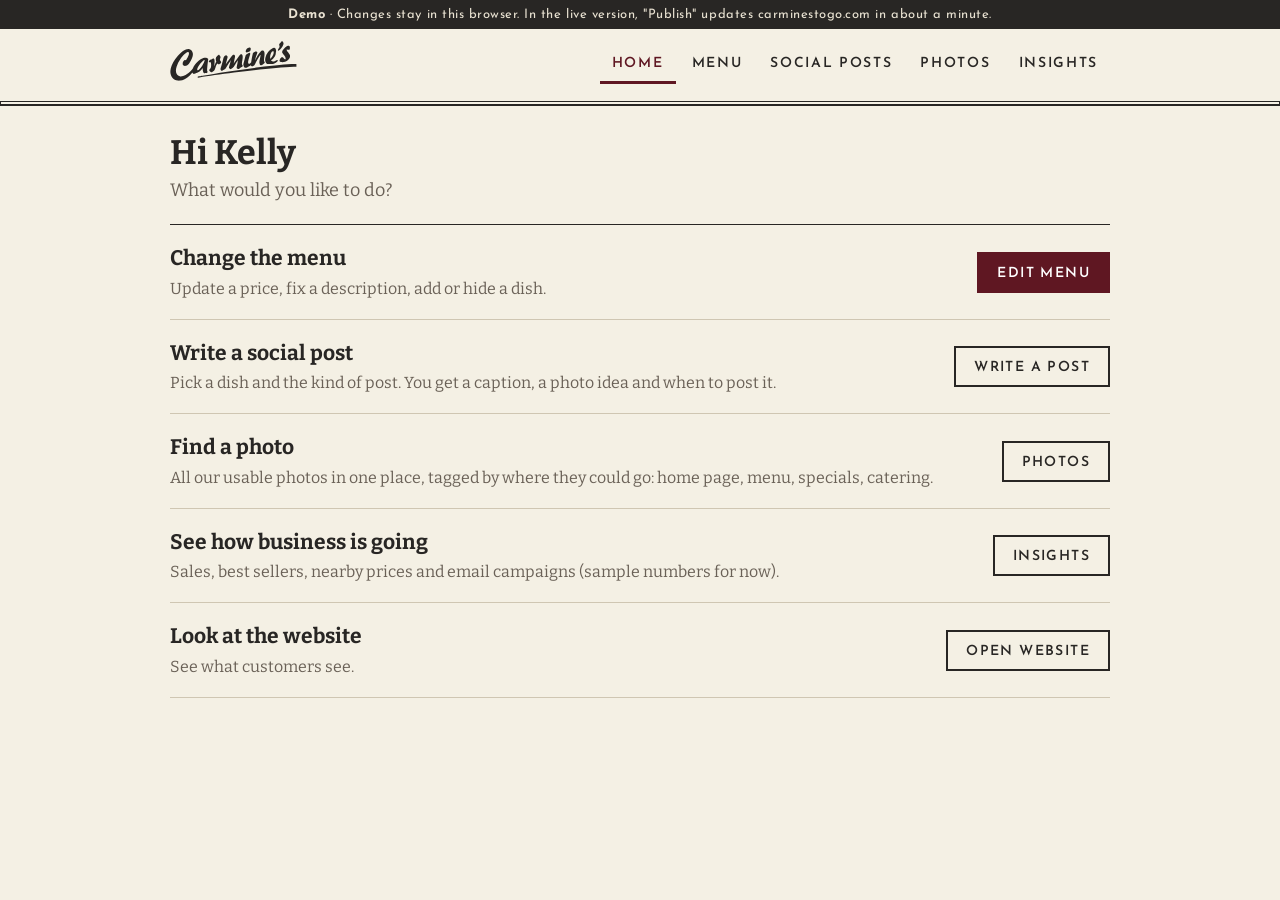
<file: admin/index.html>
<!doctype html>
<html lang="en"><head>
<meta charset="utf-8"><meta name="viewport" content="width=device-width,initial-scale=1">
<title>Owner Home · Carmine's</title>
<meta name="robots" content="noindex,nofollow">
<link rel="icon" type="image/png" href="/assets/img/favicon.png">
<link rel="preconnect" href="https://fonts.googleapis.com"><link rel="preconnect" href="https://fonts.gstatic.com" crossorigin>
<link href="https://fonts.googleapis.com/css2?family=Bitter:ital,wght@0,400;0,700;1,400;1,700&family=Josefin+Sans:wght@600&display=swap" rel="stylesheet">
<script src="/assets/menu-data.js"></script>
<style>
/* Kelly's owner home. Kept deliberately plain: big type, one job per screen, works on a phone. */
:root{--ink:#282624;--wine:#5f1722;--wine-dk:#46101a;--paper:#f4f0e4;--paper-2:#ebe5d4;--line:#cfc6b2;--muted:#6a6157;--ok:#2f6409;
  --serif:"Bitter",Georgia,serif;--caps:"Josefin Sans","Century Gothic",sans-serif}
*{box-sizing:border-box}
body{margin:0;font:18px/1.5 var(--serif);color:var(--ink);background:var(--paper)}
a{color:var(--wine)}
.banner{background:var(--ink);color:#e9e2d2;text-align:center;font:13px var(--caps);letter-spacing:.04em;padding:8px 14px}
header{border-bottom:1px solid var(--ink);box-shadow:0 3px 0 -1px var(--paper),0 4px 0 0 var(--ink);background:var(--paper);position:sticky;top:0;z-index:5}
header .in{max-width:980px;margin:0 auto;padding:12px 20px;display:flex;align-items:center;justify-content:space-between;gap:12px;flex-wrap:wrap}
header img{height:40px}
header nav{display:flex;gap:4px;flex-wrap:wrap}
header nav button{all:unset;cursor:pointer;font:600 14px var(--caps);text-transform:uppercase;letter-spacing:.12em;padding:10px 12px;border-bottom:3px solid transparent}
header nav button.on{border-color:var(--wine);color:var(--wine)}
main{max-width:980px;margin:0 auto;padding:26px 20px 90px}
h1{font:700 34px/1.1 var(--serif);margin:6px 0 6px}
.lede{color:var(--muted);margin:0 0 20px;max-width:640px}
.caps{font:600 13px var(--caps);text-transform:uppercase;letter-spacing:.12em}
.tab{display:none}.tab.on{display:block}
.btn{all:unset;cursor:pointer;display:inline-block;padding:12px 18px 10px;font:600 14px var(--caps);text-transform:uppercase;letter-spacing:.1em;border:2px solid var(--ink);text-align:center}
.btn:hover{background:var(--paper-2)}
.btn.pri{background:var(--wine);border-color:var(--wine);color:#fff}.btn.pri:hover{background:var(--wine-dk)}
.btn.sm{padding:6px 10px 5px;font-size:12px;border-width:1.5px}
.row{display:flex;gap:10px;flex-wrap:wrap;align-items:center}
/* home tiles: plain lists split by rules, not cards */
.jobs{list-style:none;margin:10px 0 0;padding:0;border-top:1px solid var(--ink)}
.jobs li{display:flex;justify-content:space-between;align-items:center;gap:16px;padding:18px 0;border-bottom:1px solid var(--line)}
.jobs b{font-size:21px}.jobs p{margin:2px 0 0;color:var(--muted);font-size:16px}
/* menu editor */
.sec{margin-top:34px}
.sec h2{display:flex;align-items:center;gap:14px;color:var(--wine);font:600 22px var(--caps);text-transform:uppercase;letter-spacing:.1em;margin:0 0 6px}
.sec h2::after{content:"";flex:1;height:6px;border-top:1px solid var(--ink);border-bottom:1px solid var(--ink)}
.dish{display:grid;grid-template-columns:1fr 150px;gap:6px 16px;padding:14px 0;border-bottom:1px dotted var(--muted)}
.dish.hidden{opacity:.45}
.dish input,.dish textarea{width:100%;font:inherit;border:0;border-bottom:1.5px solid var(--line);background:transparent;padding:4px 2px;color:var(--ink)}
.dish input:focus,.dish textarea:focus{outline:none;border-color:var(--wine)}
.dish .nm{font-weight:700;font-size:20px}
.dish textarea{font-size:15.5px;resize:vertical;min-height:44px}
.dish .prices{display:grid;gap:4px}
.dish .prices label{display:flex;align-items:center;gap:6px;font:600 11px var(--caps);text-transform:uppercase;letter-spacing:.06em;color:var(--muted)}
.dish .prices input{text-align:right;font:italic 700 18px var(--serif);color:var(--wine)}
.dish .tools{grid-column:1/-1;display:flex;gap:8px;flex-wrap:wrap}
.changed{background:#fff7cf}
@media (max-width:620px){.dish{grid-template-columns:1fr}.jobs li{flex-direction:column;align-items:flex-start}}
.bar{position:fixed;left:0;right:0;bottom:0;background:var(--ink);color:#fff;z-index:6}
.bar .in{max-width:980px;margin:0 auto;padding:10px 20px;display:flex;gap:10px;align-items:center;justify-content:space-between;flex-wrap:wrap}
.bar .btn{border-color:#fff;color:#fff}.bar .btn.pri{border-color:var(--wine)}
.bar .btn:hover{background:rgba(255,255,255,.1)}
#count{font:600 13px var(--caps);letter-spacing:.08em;text-transform:uppercase}
/* social */
.form{display:grid;gap:14px;max-width:640px}
.form label{display:grid;gap:4px;font:600 12px var(--caps);text-transform:uppercase;letter-spacing:.08em}
.form select,.form input{font:18px var(--serif);border:0;border-bottom:1.5px solid var(--ink);background:transparent;padding:6px 2px}
.post{margin-top:22px;border-top:5px solid var(--wine);background:#fffdf6;padding:18px 20px;max-width:640px;white-space:pre-wrap;font-size:17px}
.tips{margin-top:16px;max-width:640px;color:var(--muted);font-size:16px}
.tips li{margin:4px 0}
.ph{background:#fff3a6;padding:0 3px}
.toast{position:fixed;left:50%;bottom:76px;transform:translateX(-50%);background:var(--wine);color:#fff;padding:12px 18px;font:15px var(--serif);opacity:0;transition:.25s;pointer-events:none;max-width:90vw;z-index:9}
.toast.on{opacity:1}
</style>
</head><body>
<div class="banner"><b>Demo</b> · Changes stay in this browser. In the live version, "Publish" updates carminestogo.com in about a minute.</div>
<header><div class="in">
  <a href="/" title="View the website"><img src="/assets/img/logo.svg" alt="Carmine's"></a>
  <nav>
    <button data-t="home" class="on">Home</button>
    <button data-t="menu">Menu</button>
    <button data-t="social">Social posts</button>
    <button onclick="location.href='/admin/photos.html'">Photos</button>
    <button onclick="location.href='/admin/insights.html'">Insights</button>
  </nav>
</div></header>
<main>

<section class="tab on" id="t-home">
  <h1>Hi Kelly</h1>
  <p class="lede">What would you like to do?</p>
  <ul class="jobs">
    <li><div><b>Change the menu</b><p>Update a price, fix a description, add or hide a dish.</p></div><button class="btn pri" onclick="go('menu')">Edit menu</button></li>
    <li><div><b>Write a social post</b><p>Pick a dish and the kind of post. You get a caption, a photo idea and when to post it.</p></div><button class="btn" onclick="go('social')">Write a post</button></li>
    <li><div><b>Find a photo</b><p>All our usable photos in one place, tagged by where they could go: home page, menu, specials, catering.</p></div><a class="btn" href="/admin/photos.html">Photos</a></li>
    <li><div><b>See how business is going</b><p>Sales, best sellers, nearby prices and email campaigns (sample numbers for now).</p></div><a class="btn" href="/admin/insights.html">Insights</a></li>
    <li><div><b>Look at the website</b><p>See what customers see.</p></div><a class="btn" href="/">Open website</a></li>
  </ul>
</section>

<section class="tab" id="t-menu">
  <h1>Menu</h1>
  <p class="lede">Type right over anything. Changed items turn yellow. Press <b>Preview</b> to see the real menu page with your changes, then <b>Publish</b>.</p>
  <div id="editor"></div>
</section>

<section class="tab" id="t-social">
  <h1>Social posts</h1>
  <p class="lede">Built from the real menu, in Carmine's voice. Anything in yellow brackets is for you to fill in: only you know it.</p>
  <div class="form">
    <label>What kind of post?<select id="kind">
      <option value="dish">Dish of the week</option>
      <option value="weekend">Weekend reminder</option>
      <option value="takeout">Take-out special</option>
      <option value="happy">Happy hour</option>
      <option value="catering">Catering</option>
      <option value="kitchen">Behind the kitchen door</option>
    </select></label>
    <label>Which dish?<select id="dish"></select></label>
    <div class="row"><button class="btn pri" onclick="makePost()">Write it</button><button class="btn" onclick="copyPost()">Copy</button></div>
  </div>
  <div class="post" id="post">Pick a kind of post and a dish, then press Write it.</div>
  <ul class="tips" id="tips"></ul>
</section>

</main>
<div class="bar" id="bar" hidden><div class="in">
  <span id="count">No changes</span>
  <div class="row">
    <button class="btn sm" onclick="resetMenu()">Undo all</button>
    <button class="btn sm" onclick="downloadMenu()">Download file</button>
    <button class="btn sm" onclick="preview()">Preview</button>
    <button class="btn sm pri" onclick="publish()">Publish</button>
  </div>
</div></div>
<div class="toast" id="toast"></div>

<script>
const KEY = "carmines-menu-draft";
const ORIGINAL = window.SITE_DATA.menu;
let draft;
try { draft = JSON.parse(localStorage.getItem(KEY)) || null; } catch (e) { draft = null; }
if (!draft || draft.updated !== ORIGINAL.updated) draft = structuredClone(ORIGINAL);
const esc = (t) => String(t ?? "").replace(/&/g, "&amp;").replace(/"/g, "&quot;").replace(/</g, "&lt;");
const fmt = (n) => (typeof n === "number" ? n.toFixed(2) : "");
function toast(t) { const el = document.getElementById("toast"); el.textContent = t; el.classList.add("on"); clearTimeout(el._t); el._t = setTimeout(() => el.classList.remove("on"), 3200); }

// ---------- tabs ----------
function go(t) {
  document.querySelectorAll("header nav button[data-t]").forEach((b) => b.classList.toggle("on", b.dataset.t === t));
  document.querySelectorAll(".tab").forEach((x) => x.classList.toggle("on", x.id === "t-" + t));
  document.getElementById("bar").hidden = t !== "menu";
  window.scrollTo(0, 0);
}
document.querySelectorAll("header nav button[data-t]").forEach((b) => (b.onclick = () => go(b.dataset.t)));
if (["menu", "social"].includes(location.hash.slice(1))) go(location.hash.slice(1));

// ---------- menu editor ----------
const origItem = (si, ii) => ORIGINAL.sections[si]?.items[ii];
const same = (a, b) => JSON.stringify(a) === JSON.stringify(b);
function priceInputs(it, si, ii) {
  if (it.v && it.v.length) return it.v.map(([l, p], k) => `<label>${esc(l)}<input inputmode="decimal" value="${fmt(p)}" data-si="${si}" data-ii="${ii}" data-v="${k}"></label>`).join("");
  return `<label>Price<input inputmode="decimal" value="${fmt(it.p)}" data-si="${si}" data-ii="${ii}" data-f="p"></label>`;
}
function render() {
  document.getElementById("editor").innerHTML = draft.sections.map((s, si) => `
    <div class="sec"><h2>${esc(s.title)}</h2>
    ${s.items.map((it, ii) => `
      <div class="dish ${it.hidden ? "hidden" : ""} ${same(it, origItem(si, ii)) ? "" : "changed"}">
        <div><input class="nm" value="${esc(it.n)}" data-si="${si}" data-ii="${ii}" data-f="n" aria-label="Dish name">
          <textarea rows="2" data-si="${si}" data-ii="${ii}" data-f="d" aria-label="Description">${esc(it.d)}</textarea></div>
        <div class="prices">${priceInputs(it, si, ii)}</div>
        <div class="tools">
          <button class="btn sm" onclick="toggleHide(${si},${ii})">${it.hidden ? "Show on menu" : "Hide (sold out / seasonal)"}</button>
          <button class="btn sm" onclick="move(${si},${ii},-1)" aria-label="Move up">↑</button>
          <button class="btn sm" onclick="move(${si},${ii},1)" aria-label="Move down">↓</button>
          <button class="btn sm" onclick="removeDish(${si},${ii})">Delete</button>
        </div>
      </div>`).join("")}
    <p><button class="btn sm" onclick="addDish(${si})">+ Add a dish to ${esc(s.title)}</button></p></div>`).join("");
  updateBar();
}
function save() { try { localStorage.setItem(KEY, JSON.stringify(draft)); } catch (e) {} updateBar(); }
function changes() { let n = 0; draft.sections.forEach((s, si) => { if (s.items.length !== ORIGINAL.sections[si].items.length) n++; s.items.forEach((it, ii) => { if (!same(it, origItem(si, ii))) n++; }); }); return n; }
function updateBar() { const n = changes(); document.getElementById("count").textContent = n ? `${n} change${n > 1 ? "s" : ""} not published` : "No changes"; }
document.getElementById("editor").addEventListener("input", (e) => {
  const t = e.target, si = +t.dataset.si, ii = +t.dataset.ii, it = draft.sections[si]?.items[ii];
  if (!it) return;
  if (t.dataset.v != null) { const v = parseFloat(t.value); it.v[+t.dataset.v][1] = isNaN(v) ? null : v; }
  else if (t.dataset.f === "p") { const v = parseFloat(t.value); it.p = isNaN(v) ? null : v; }
  else it[t.dataset.f] = t.value;
  t.closest(".dish").classList.toggle("changed", !same(it, origItem(si, ii)));
  save();
});
function toggleHide(si, ii) { const it = draft.sections[si].items[ii]; it.hidden = !it.hidden; if (!it.hidden) delete it.hidden; save(); render(); }
function move(si, ii, d) { const a = draft.sections[si].items, j = ii + d; if (j < 0 || j >= a.length) return; [a[ii], a[j]] = [a[j], a[ii]]; save(); render(); }
function removeDish(si, ii) { const it = draft.sections[si].items[ii]; if (!confirm(`Delete "${it.n}" from the menu? (Tip: "Hide" keeps it for later.)`)) return; draft.sections[si].items.splice(ii, 1); save(); render(); }
function addDish(si) { draft.sections[si].items.push({ n: "New dish", d: "", p: null }); save(); render(); const all = document.querySelectorAll(`[data-si="${si}"][data-f="n"]`); all[all.length - 1].select(); }
function resetMenu() { if (!confirm("Undo every change since the last publish?")) return; draft = structuredClone(ORIGINAL); save(); render(); }
function preview() { save(); window.open("/menu.html?preview=1", "_blank"); }
function publish() { save(); toast("Demo: in the live version this saves the menu and the website, the chatbot and Google's menu data all update in about a minute."); }
function downloadMenu() {
  const blob = new Blob([JSON.stringify({ ...draft, updated: new Date().toISOString().slice(0, 10) }, null, 1)], { type: "application/json" });
  const a = Object.assign(document.createElement("a"), { href: URL.createObjectURL(blob), download: "menu.json" }); a.click();
}
render();

// ---------- social post helper ----------
// Uses only real menu text. Anything only Kelly knows is left as a [bracket].
const dishes = draft.sections.filter((s) => s.id !== "bowl").flatMap((s) => s.items.filter((i) => !i.hidden).map((i) => ({ ...i, s: s.title })));
document.getElementById("dish").innerHTML = dishes.map((d, k) => `<option value="${k}">${esc(d.n)}</option>`).join("");
const priceLine = (d) => d.p != null ? fmt(d.p) : (d.v || []).map(([l, p]) => `${l} ${fmt(p)}`).join(" · ");
const tidy = (d) => d.d.replace(/\.$/, "");
const R = window.SITE_DATA.restaurant;
const SIGN = `📍 7170 Transit Rd, Williamsville · 📞 ${R.phone}`;
const POSTS = {
  dish: (d) => ({ text: `${d.n} 🍝\n\n${tidy(d)}.\n\n[One line from you: why you love this dish, or who orders it every week]\n\nDinner Wednesday–Sunday from 4pm. Call ahead for take-out.\n${SIGN}`,
    photo: `One plate, shot from a low angle by a window, steam showing if you can. No filter. Phone camera is fine.`, when: "Wednesday or Thursday, 3–4pm (people are planning dinner)" }),
  weekend: (d) => ({ text: `This weekend at Carmine's: ${d.n}.\n\n${tidy(d)}.\n\nReservations are a good idea on Fridays and Saturdays, and for parties of 6 or more. Give us a call!\n${SIGN}`,
    photo: `The dining room set for Friday, or the dish at the pass right before it goes out.`, when: "Thursday 5–7pm" }),
  // Real take-out specials from the May 2026 flier (SITE_DATA.takeout); alternates between them by the dish picked.
  takeout: (d) => { const T = window.SITE_DATA.takeout, k = T[dishes.indexOf(d) % T.length];
    return { text: `Feeding 4–6 tonight? 🥡 ${k.n}, $${fmt(k.p)}\n\n${k.includes.map((x) => `• ${x}`).join("\n")}\n\nTake-out only. [One line from you: who it's perfect for, e.g. Sunday family dinner or game night]\n\nCall ${R.phone} to order${R.ubereats ? " or find us on Uber Eats" : ""}.\n${SIGN}`,
    photo: `The ${k.n.toLowerCase()} packed and ready on the counter, lids off, a Carmine's bag beside it. Shot from above.`, when: "Thursday 2–3pm, and again Sunday at noon" }; },
  happy: (d) => ({ text: `Happy hour at the bar 🍷 [days & times]\n\n[Drink and food specials]\n\nPull up a seat. ${SIGN}`,
    photo: `Two drinks on the bar in the late-afternoon light, a small plate of ${d.n.toLowerCase()} beside them.`, when: "The day of, about an hour before it starts" }),
  catering: (d) => ({ text: `Planning a party? Let Carmine's do the cooking. 🎉\n\nDrop-off catering for 10 or more, delivered anywhere in the 716, seven days a week. Crowd favorite: ${d.n}.\n\n[Upcoming occasion: graduations, holidays, Bills games…]\n\nCall ${R.phone} to plan your order.\n📍 7170 Transit Rd, Williamsville`,
    photo: `A full catering tray of ${d.n.toLowerCase()}, foil peeled back, shot from straight above.`, when: "Monday morning, 2–3 weeks before the occasion" }),
  kitchen: (d) => ({ text: `Behind the kitchen door 👨‍🍳\n\n[Who's cooking and how long they've been with Carmine's]\n\nToday they're making ${d.n}: ${tidy(d).charAt(0).toLowerCase() + tidy(d).slice(1)}.\n\n${SIGN}`,
    photo: `Hands at work: rolling, saucing or plating. Ask before showing anyone's face.`, when: "Saturday morning" }),
};
const TAGS = "#CarminesItaliano #Williamsville #BuffaloEats #716Eats #ItalianFood";
function makePost() {
  const d = dishes[+document.getElementById("dish").value], p = POSTS[document.getElementById("kind").value](d);
  const price = priceLine(d);
  document.getElementById("post").innerHTML = esc(p.text + (price && document.getElementById("kind").value === "dish" ? `\n\n${price}` : "") + "\n\n" + TAGS).replace(/\[([^\]]+)\]/g, '<span class="ph">[$1]</span>');
  document.getElementById("tips").innerHTML = `<li><b>Photo:</b> ${esc(p.photo)}</li><li><b>Best time to post:</b> ${esc(p.when)}</li><li><b>Post it once</b> in Meta Business Suite and tick both Facebook and Instagram.</li>`;
}
function copyPost() { const t = document.getElementById("post").innerText; navigator.clipboard?.writeText(t).then(() => toast("Copied. Fill in anything in brackets before posting."), () => toast("Select the text and copy it.")); }
if (location.hash === "#menu") go("menu"); if (location.hash === "#social") go("social");
</script>
</body></html>
</file>
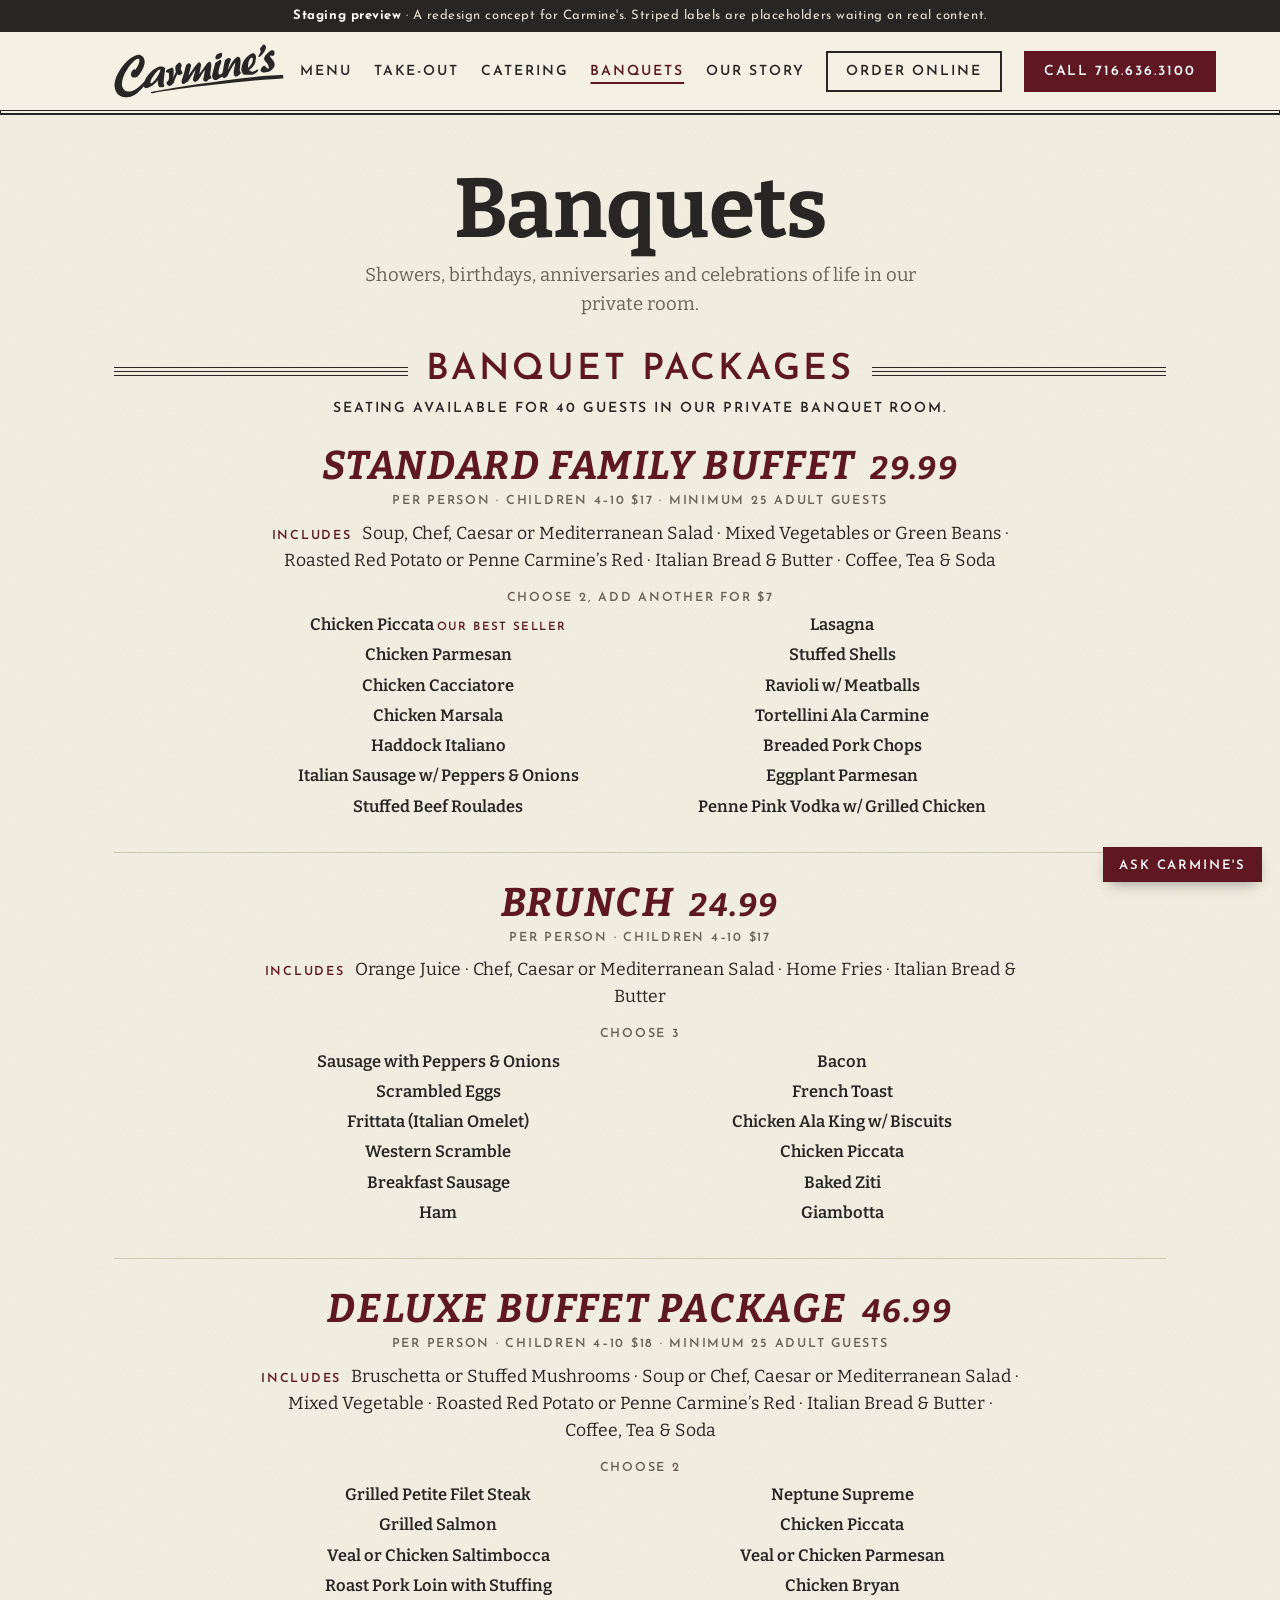
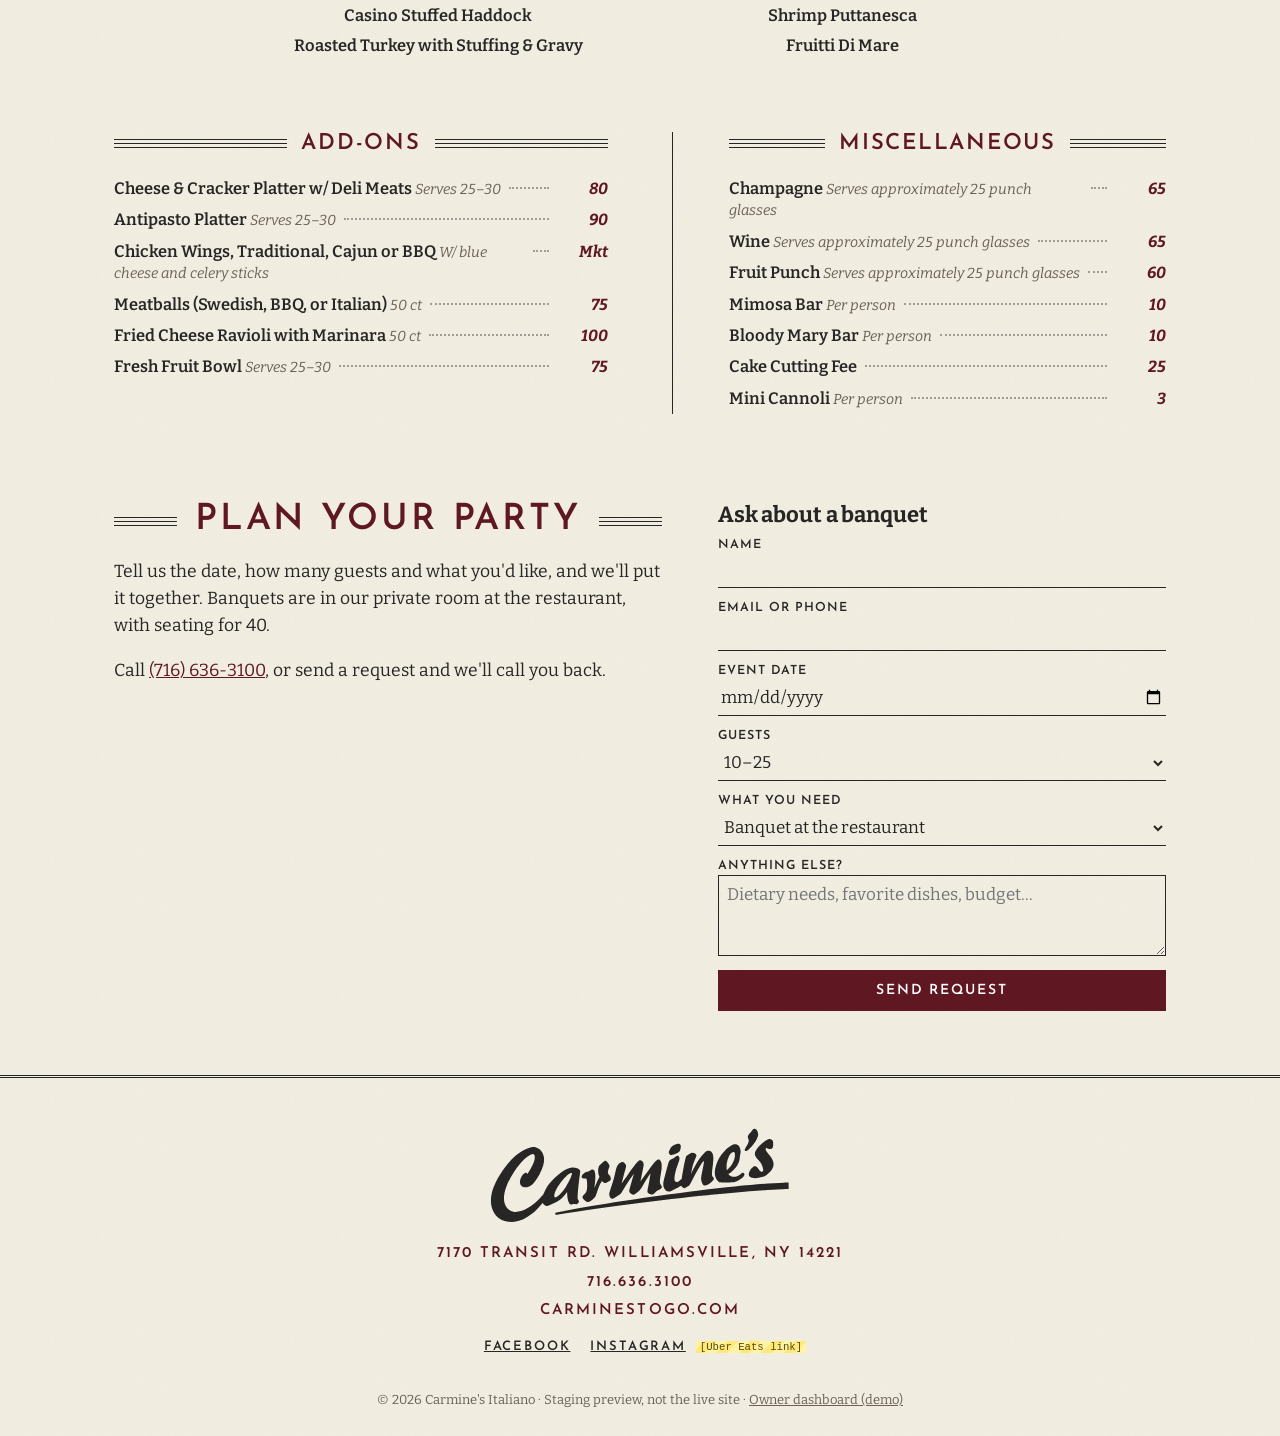
<file: banquets.html>
<!doctype html>
<html lang="en"><head>
<meta charset="utf-8"><meta name="viewport" content="width=device-width,initial-scale=1">
<title>Banquets | Carmine's Italiano, Williamsville NY</title>
<meta name="description" content="Banquets and private parties in Carmine's private room, seating 40, at 7170 Transit Road, Williamsville NY.">
<meta name="robots" content="noindex,nofollow">
<meta name="theme-color" content="#5f1722">
<link rel="icon" type="image/png" href="/assets/img/favicon.png"><link rel="icon" type="image/svg+xml" href="/assets/img/favicon.svg">
<link rel="apple-touch-icon" href="/assets/img/apple-touch-icon.png">
<meta property="og:title" content="Banquets | Carmine's Italiano, Williamsville NY"><meta property="og:description" content="Banquets and private parties in Carmine's private room, seating 40, at 7170 Transit Road, Williamsville NY."><meta property="og:type" content="restaurant">
<meta property="og:url" content="https://carminestogo.com/banquets.html">
<meta property="og:image" content="https://carminestogo.com/assets/img/og-image.png"><meta property="og:image:width" content="1200"><meta property="og:image:height" content="630"><meta property="og:image:alt" content="Carmine's Italiano logo">
<meta name="twitter:card" content="summary_large_image">
<link rel="preconnect" href="https://fonts.googleapis.com"><link rel="preconnect" href="https://fonts.gstatic.com" crossorigin>
<link href="https://fonts.googleapis.com/css2?family=Bitter:ital,wght@0,400;0,700;1,400;1,700&family=Josefin+Sans:wght@600&display=swap" rel="stylesheet">
<link rel="stylesheet" href="/assets/site.css">
<script type="application/ld+json">{"@context":"https://schema.org","@type":"Restaurant","name":"Carmine's Italiano","logo":"https://carminestogo.com/assets/img/og-image.png","servesCuisine":["Italian","Italian-American"],"telephone":"+17166363100","foundingDate":"1993","url":"https://carminestogo.com/","address":{"@type":"PostalAddress","streetAddress":"7170 Transit Road","addressLocality":"Williamsville","addressRegion":"NY","postalCode":"14221","addressCountry":"US"},"areaServed":"Buffalo, NY","sameAs":["https://www.facebook.com/CarminesToGo/","https://www.instagram.com/carminestogo/"],"openingHoursSpecification":[{"@type":"OpeningHoursSpecification","dayOfWeek":["Wednesday","Thursday","Friday","Saturday","Sunday"],"opens":"16:00"}]}</script>
</head><body>

<div class="demo-banner"><b>Staging preview</b> · A redesign concept for Carmine's. Striped labels are placeholders waiting on real content.</div>
<header class="nav"><div class="wrap">
  <a class="brand" href="/" aria-label="Carmine's Italiano, home"><svg xmlns="http://www.w3.org/2000/svg" viewBox="-8 -6 3006 950" role="img" aria-labelledby="hdr-t"><title id="hdr-t">Carmine's Italiano</title>
<path fill="#282624" transform="translate(0,1113) scale(0.1,-0.1)" d="M26372 11105 c-56 -25 -102 -66 -202 -185 -53 -63 -140 -164 -194 -225 -161 -183 -226 -295 -226 -392 0 -30 18 -99 51 -196 49 -142 51 -153 46 -226 -9 -129 -65 -261 -213 -498 -119 -192 -187 -331 -188 -385 -2 -83 63 -136 151 -123 154 23 611 491 867 889 162 252 301 554 326 711 9 57 -8 186 -42 305 -70 254 -227 390 -376 325z M27816 10069 c-276 -69 -889 -600 -1176 -1020 -119 -173 -168 -296 -177 -444 -4 -76 -2 -100 17 -155 40 -120 138 -259 355 -504 169 -192 233 -283 311 -441 72 -149 106 -247 134 -393 25 -127 25 -177 2 -221 -26 -52 -63 -75 -120 -75 -89 0 -179 70 -325 252 -110 137 -196 220 -264 253 -68 34 -160 33 -228 -1 -104 -52 -306 -276 -399 -443 -102 -181 -126 -359 -67 -476 45 -88 167 -169 306 -205 252 -64 661 -35 987 71 144 47 376 164 497 250 116 83 322 279 406 388 247 316 317 621 215 939 -61 191 -175 375 -425 686 -176 220 -264 344 -302 426 -21 47 -24 65 -19 109 7 58 40 145 55 145 5 0 22 -10 38 -23 102 -83 258 -122 393 -97 181 33 254 143 267 405 8 174 -11 358 -44 413 -28 50 -113 109 -202 143 -64 24 -178 33 -235 18z M18736 9618 c-207 -28 -570 -214 -674 -346 -39 -49 -172 -324 -209 -431 -24 -70 -25 -80 -14 -132 15 -70 64 -153 114 -193 35 -28 46 -31 105 -30 75 1 236 33 356 71 245 77 472 216 525 322 44 85 101 352 101 469 0 128 -35 200 -119 245 -55 29 -105 36 -185 25z M24399 9555 c-244 -49 -648 -328 -993 -686 -384 -399 -646 -831 -818 -1354 -87 -265 -135 -501 -145 -711 -19 -416 146 -835 393 -999 104 -69 72 -66 779 -70 702 -4 702 -4 884 56 262 88 685 363 830 540 120 148 123 292 7 348 -86 42 -110 32 -342 -141 -241 -179 -392 -237 -615 -238 -215 0 -424 90 -542 233 l-35 43 137 91 c468 312 828 779 961 1247 35 124 38 142 50 335 7 115 17 182 40 265 43 161 54 274 40 402 -39 366 -199 598 -444 643 -73 13 -102 13 -187 -4z m-9 -804 c14 -10 36 -44 49 -77 23 -53 25 -74 25 -204 1 -166 -13 -249 -73 -430 -112 -337 -315 -655 -595 -935 l-150 -150 -9 45 c-16 82 -11 483 7 620 35 259 100 487 201 698 120 251 242 387 395 440 71 24 110 23 150 -7z M4170 9274 c-14 -2 -59 -9 -100 -15 -41 -6 -127 -26 -192 -45 -437 -125 -938 -412 -1377 -788 -506 -433 -927 -920 -1364 -1576 -683 -1026 -1045 -1891 -1118 -2673 -15 -163 -7 -493 16 -647 64 -429 239 -824 497 -1125 297 -346 681 -541 1208 -616 127 -18 489 -16 643 5 614 80 1149 325 1732 791 320 257 652 593 1009 1023 l69 84 30 -57 c17 -30 57 -85 89 -120 122 -133 253 -166 429 -106 213 72 580 230 830 357 386 196 697 480 998 911 l78 111 6 -201 c9 -304 52 -579 122 -774 60 -169 125 -251 222 -279 59 -17 68 -16 189 22 l82 26 118 -20 c131 -22 183 -19 259 18 82 40 168 147 180 226 6 35 1 51 -45 140 -79 150 -82 161 -81 309 2 359 106 1427 211 2181 22 155 43 320 46 367 6 80 5 90 -21 142 -93 191 -521 316 -902 264 -242 -33 -657 -233 -1022 -493 -401 -285 -869 -738 -1158 -1122 -201 -265 -384 -587 -537 -944 -51 -118 -60 -130 -329 -418 -452 -482 -936 -877 -1372 -1120 -423 -236 -888 -360 -1243 -331 -395 32 -707 248 -886 612 -231 472 -227 1025 14 1747 192 574 467 1121 854 1700 632 943 1371 1661 1783 1731 89 16 135 6 183 -37 59 -53 82 -124 87 -264 5 -130 -14 -248 -68 -418 -65 -200 -224 -547 -359 -782 -87 -151 -269 -428 -298 -454 -27 -24 -48 -15 -65 26 -21 51 -42 63 -111 63 -54 0 -68 -4 -121 -39 -269 -175 -466 -537 -469 -861 -1 -177 43 -303 138 -398 106 -107 233 -151 436 -150 107 0 138 4 215 27 358 108 544 274 892 796 410 613 679 1259 734 1760 15 138 6 367 -21 492 -98 468 -395 816 -779 915 -93 23 -295 39 -361 27z m3944 -2600 c84 -84 -197 -747 -570 -1342 -198 -316 -385 -556 -613 -783 -189 -189 -307 -275 -421 -310 -122 -37 -148 -9 -149 156 -2 342 315 930 846 1572 137 164 493 520 603 603 144 107 261 147 304 104z M21748 8905 c-132 -33 -265 -116 -354 -220 -27 -32 -91 -103 -143 -159 -234 -253 -444 -551 -690 -981 -96 -168 -343 -654 -427 -839 -31 -68 -50 -101 -52 -88 -4 25 49 336 84 492 65 292 139 527 262 836 145 363 185 469 184 496 -3 134 -241 277 -443 266 -80 -4 -167 -44 -364 -168 -165 -104 -213 -144 -236 -194 -38 -86 -160 -622 -248 -1091 -64 -342 -191 -1104 -191 -1152 0 -6 -21 -27 -47 -46 -27 -19 -95 -74 -153 -122 -175 -144 -277 -181 -375 -136 -121 56 -168 201 -146 452 30 336 136 763 302 1211 128 348 150 411 175 508 41 161 28 285 -39 366 -85 102 -190 84 -391 -69 -57 -44 -164 -110 -255 -158 -256 -134 -320 -187 -361 -295 -36 -97 -102 -332 -245 -870 -259 -974 -301 -1159 -312 -1374 -12 -238 62 -445 213 -594 110 -109 225 -156 381 -156 121 0 176 21 398 150 94 54 222 123 285 153 63 30 162 77 220 104 60 29 144 79 194 118 81 61 90 66 99 49 17 -34 193 -201 241 -229 27 -16 56 -25 70 -23 28 6 467 264 506 298 17 15 109 178 235 419 535 1020 979 1782 1130 1939 56 57 65 60 90 35 14 -14 16 -28 11 -82 -11 -101 -62 -393 -111 -626 -96 -462 -162 -826 -171 -950 -17 -213 84 -549 199 -668 59 -60 99 -79 178 -85 146 -10 340 84 573 277 185 153 301 288 325 379 14 51 3 76 -72 166 -28 34 -61 84 -73 111 -62 135 -56 368 26 960 84 613 93 953 29 1205 -73 289 -279 444 -511 385z M16701 8020 c-176 -80 -376 -305 -683 -767 -185 -279 -283 -413 -543 -748 -226 -290 -331 -435 -417 -575 -32 -52 -58 -91 -58 -88 0 4 38 195 85 425 174 849 195 959 217 1106 21 142 21 153 6 226 -21 104 -59 180 -124 250 -67 73 -133 104 -221 105 -79 0 -115 -23 -247 -157 -187 -191 -442 -526 -916 -1202 -368 -525 -683 -966 -687 -962 -5 6 169 688 236 927 183 645 217 786 206 860 -23 160 -225 370 -355 370 -102 0 -244 -66 -341 -158 -168 -158 -282 -408 -364 -802 -97 -466 -215 -898 -390 -1430 -176 -536 -235 -751 -236 -860 0 -126 58 -293 126 -363 51 -53 90 -70 170 -74 65 -4 75 -2 150 35 75 37 620 395 705 463 48 39 55 50 241 366 185 314 384 635 577 928 156 238 494 726 500 721 1 -2 -63 -232 -144 -512 -252 -877 -309 -1095 -320 -1215 -7 -74 11 -130 66 -199 73 -92 246 -200 320 -200 104 0 430 227 638 444 93 97 134 158 387 576 291 480 691 1110 706 1110 7 0 -49 -384 -91 -629 -17 -95 -69 -370 -116 -610 -102 -516 -108 -588 -60 -659 80 -117 298 -215 440 -198 105 14 165 54 341 231 174 176 148 158 417 283 138 64 217 152 218 242 0 44 -33 114 -99 211 -28 43 -61 103 -73 135 -49 141 -32 375 71 958 69 389 85 533 85 786 0 256 -9 301 -85 475 -43 98 -98 164 -155 185 -43 17 -135 11 -183 -10z M11371 7853 c-81 -55 -231 -179 -384 -317 -94 -85 -111 -105 -147 -179 -62 -126 -83 -238 -83 -437 -1 -222 30 -387 106 -574 l25 -59 -33 -51 c-82 -129 -195 -375 -372 -811 -62 -154 -111 -264 -108 -245 145 977 138 1524 -24 1773 -49 76 -145 107 -225 73 -19 -8 -76 -42 -127 -77 -119 -80 -211 -121 -328 -148 -174 -40 -299 -107 -422 -230 -76 -76 -111 -128 -135 -200 -32 -100 6 -188 99 -227 34 -14 68 -17 183 -16 129 2 143 0 168 -19 36 -28 53 -94 70 -274 48 -484 15 -861 -94 -1075 -34 -67 -89 -131 -214 -253 -106 -103 -135 -153 -136 -233 0 -78 45 -157 152 -270 189 -197 370 -271 521 -214 160 60 468 320 599 505 41 58 67 126 213 555 152 447 250 668 405 917 l64 102 60 -62 c84 -85 172 -131 251 -132 55 0 74 7 219 78 206 101 288 155 323 214 24 41 27 57 26 128 -2 163 -44 262 -161 382 -110 113 -127 151 -126 278 2 120 19 189 103 414 34 89 61 176 61 194 -1 85 -150 346 -257 449 -107 103 -167 112 -272 41z M29365 5709 c-1811 -45 -4802 -318 -8495 -775 -4550 -562 -10040 -1395 -13250 -2009 -415 -79 -1158 -230 -1164 -236 -3 -2 5 -51 17 -109 20 -92 25 -105 42 -103 11 1 193 31 405 67 1954 333 5018 769 8160 1161 5597 698 10805 1196 14125 1350 187 9 408 19 490 23 l150 7 2 115 c1 63 -1 206 -4 318 l-5 202 -82 -2 c-44 0 -220 -5 -391 -9z"/>
</svg></a>
  <button class="menu-toggle" aria-label="Menu" onclick="document.querySelector('nav.links').classList.toggle('open')">☰</button>
  <nav class="links">
    <a href="/menu.html">Menu</a><a href="/takeout.html">Take-Out</a><a href="/catering.html">Catering</a><a href="/banquets.html" aria-current="page">Banquets</a><a href="/story.html">Our Story</a>
    <a class="btn ghost" href="https://online.skytab.com/5236d831a504b72d60cf56459a158868" target="_blank" rel="noopener">Order online</a>
    <a class="btn primary" href="tel:+17166363100">Call 716.636.3100</a>
  </nav>
</div></header>
<main>

<section class="page-head"><div class="wrap">
  <h1>Banquets</h1><p>Showers, birthdays, anniversaries and celebrations of life in our private room.</p>
</div></section>
<section class="tight" id="banquets"><div class="wrap">
  <h2 class="rule-head ">Banquet Packages</h2>
  <p class="sub-caps">Seating available for 40 guests in our private banquet room.</p>
  <article class="banquet">
    <h3 class="pkg-name">Standard Family Buffet <span class="price">29.99</span></h3>
    <p class="small-caps">per person · children 4–10 $17 · Minimum 25 adult guests</p>
    <p class="includes"><b>Includes</b> Soup, Chef, Caesar or Mediterranean Salad · Mixed Vegetables or Green Beans · Roasted Red Potato or Penne Carmine’s Red · Italian Bread & Butter · Coffee, Tea & Soda</p>
    <p class="sub-caps choose">Choose 2, add another for $7</p>
    <ul class="choice-list two"><li>Chicken Piccata <span class="best">Our best seller</span></li><li>Chicken Parmesan</li><li>Chicken Cacciatore</li><li>Chicken Marsala</li><li>Haddock Italiano</li><li>Italian Sausage w/ Peppers & Onions</li><li>Stuffed Beef Roulades</li><li>Lasagna</li><li>Stuffed Shells</li><li>Ravioli w/ Meatballs</li><li>Tortellini Ala Carmine</li><li>Breaded Pork Chops</li><li>Eggplant Parmesan</li><li>Penne Pink Vodka w/ Grilled Chicken</li></ul>
  </article>
  <article class="banquet">
    <h3 class="pkg-name">Brunch <span class="price">24.99</span></h3>
    <p class="small-caps">per person · children 4–10 $17</p>
    <p class="includes"><b>Includes</b> Orange Juice · Chef, Caesar or Mediterranean Salad · Home Fries · Italian Bread & Butter</p>
    <p class="sub-caps choose">Choose 3</p>
    <ul class="choice-list two"><li>Sausage with Peppers & Onions</li><li>Scrambled Eggs</li><li>Frittata (Italian Omelet)</li><li>Western Scramble</li><li>Breakfast Sausage</li><li>Ham</li><li>Bacon</li><li>French Toast</li><li>Chicken Ala King w/ Biscuits</li><li>Chicken Piccata</li><li>Baked Ziti</li><li>Giambotta</li></ul>
  </article>
  <article class="banquet">
    <h3 class="pkg-name">Deluxe Buffet Package <span class="price">46.99</span></h3>
    <p class="small-caps">per person · children 4–10 $18 · Minimum 25 adult guests</p>
    <p class="includes"><b>Includes</b> Bruschetta or Stuffed Mushrooms · Soup or Chef, Caesar or Mediterranean Salad · Mixed Vegetable · Roasted Red Potato or Penne Carmine’s Red · Italian Bread & Butter · Coffee, Tea & Soda</p>
    <p class="sub-caps choose">Choose 2</p>
    <ul class="choice-list two"><li>Grilled Petite Filet Steak</li><li>Grilled Salmon</li><li>Veal or Chicken Saltimbocca</li><li>Roast Pork Loin with Stuffing</li><li>Casino Stuffed Haddock</li><li>Roasted Turkey with Stuffing & Gravy</li><li>Neptune Supreme</li><li>Chicken Piccata</li><li>Veal or Chicken Parmesan</li><li>Chicken Bryan</li><li>Shrimp Puttanesca</li><li>Fruitti Di Mare</li></ul>
  </article>
  <div class="cols2 ledgers" style="margin-top:40px">
    <div><h3 class="rule-head sm">Add-ons</h3><div class="ledger"><div class="lrow"><span class="nm">Cheese & Cracker Platter w/ Deli Meats <i>Serves 25–30</i></span><span class="dots"></span><span class="pr">80</span></div><div class="lrow"><span class="nm">Antipasto Platter <i>Serves 25–30</i></span><span class="dots"></span><span class="pr">90</span></div><div class="lrow"><span class="nm">Chicken Wings, Traditional, Cajun or BBQ <i>W/ blue cheese and celery sticks</i></span><span class="dots"></span><span class="pr">Mkt</span></div><div class="lrow"><span class="nm">Meatballs (Swedish, BBQ, or Italian) <i>50 ct</i></span><span class="dots"></span><span class="pr">75</span></div><div class="lrow"><span class="nm">Fried Cheese Ravioli with Marinara <i>50 ct</i></span><span class="dots"></span><span class="pr">100</span></div><div class="lrow"><span class="nm">Fresh Fruit Bowl <i>Serves 25–30</i></span><span class="dots"></span><span class="pr">75</span></div></div></div>
    <div><h3 class="rule-head sm">Miscellaneous</h3><div class="ledger"><div class="lrow"><span class="nm">Champagne <i>Serves approximately 25 punch glasses</i></span><span class="dots"></span><span class="pr">65</span></div><div class="lrow"><span class="nm">Wine <i>Serves approximately 25 punch glasses</i></span><span class="dots"></span><span class="pr">65</span></div><div class="lrow"><span class="nm">Fruit Punch <i>Serves approximately 25 punch glasses</i></span><span class="dots"></span><span class="pr">60</span></div><div class="lrow"><span class="nm">Mimosa Bar <i>Per person</i></span><span class="dots"></span><span class="pr">10</span></div><div class="lrow"><span class="nm">Bloody Mary Bar <i>Per person</i></span><span class="dots"></span><span class="pr">10</span></div><div class="lrow"><span class="nm">Cake Cutting Fee</span><span class="dots"></span><span class="pr">25</span></div><div class="lrow"><span class="nm">Mini Cannoli <i>Per person</i></span><span class="dots"></span><span class="pr">3</span></div></div></div>
  </div>
</div></section>


<section class="tight" id="quote"><div class="wrap split" style="align-items:start">
  <div>
    <h2 class="rule-head ">Plan your party</h2>
    <p>Tell us the date, how many guests and what you'd like, and we'll put it together. Banquets are in our private room at the restaurant, with seating for 40.</p>
    <p>Call <a href="tel:+17166363100">(716) 636-3100</a>, or send a request and we'll call you back.</p>
  </div>
  <div class="quote-form">
    <h3>Ask about a banquet</h3>
    <form class="stack" onsubmit="event.preventDefault();this.innerHTML='<p><b>Thank you!</b> Demo only, nothing was sent. In the live site this request goes to the catering inbox in the owner dashboard.</p>'">
      <label>Name<input required></label>
      <label>Email or phone<input required></label>
      <label>Event date<input type="date" required></label>
      <label>Guests<select><option>10–25</option><option>25–50</option><option>50–100</option><option>100+</option></select></label>
      <label>What you need<select><option>Banquet at the restaurant</option><option>Drop-off catering</option></select></label>
      <label>Anything else?<textarea rows="3" placeholder="Dietary needs, favorite dishes, budget…"></textarea></label>
      <button class="btn primary">Send request</button>
    </form>
  </div>
</div></section></main>

<footer><div class="wrap">
  <a class="foot-logo" href="/"><svg xmlns="http://www.w3.org/2000/svg" viewBox="-8 -6 3006 950" role="img" aria-labelledby="ftr-t"><title id="ftr-t">Carmine's Italiano</title>
<path fill="#282624" transform="translate(0,1113) scale(0.1,-0.1)" d="M26372 11105 c-56 -25 -102 -66 -202 -185 -53 -63 -140 -164 -194 -225 -161 -183 -226 -295 -226 -392 0 -30 18 -99 51 -196 49 -142 51 -153 46 -226 -9 -129 -65 -261 -213 -498 -119 -192 -187 -331 -188 -385 -2 -83 63 -136 151 -123 154 23 611 491 867 889 162 252 301 554 326 711 9 57 -8 186 -42 305 -70 254 -227 390 -376 325z M27816 10069 c-276 -69 -889 -600 -1176 -1020 -119 -173 -168 -296 -177 -444 -4 -76 -2 -100 17 -155 40 -120 138 -259 355 -504 169 -192 233 -283 311 -441 72 -149 106 -247 134 -393 25 -127 25 -177 2 -221 -26 -52 -63 -75 -120 -75 -89 0 -179 70 -325 252 -110 137 -196 220 -264 253 -68 34 -160 33 -228 -1 -104 -52 -306 -276 -399 -443 -102 -181 -126 -359 -67 -476 45 -88 167 -169 306 -205 252 -64 661 -35 987 71 144 47 376 164 497 250 116 83 322 279 406 388 247 316 317 621 215 939 -61 191 -175 375 -425 686 -176 220 -264 344 -302 426 -21 47 -24 65 -19 109 7 58 40 145 55 145 5 0 22 -10 38 -23 102 -83 258 -122 393 -97 181 33 254 143 267 405 8 174 -11 358 -44 413 -28 50 -113 109 -202 143 -64 24 -178 33 -235 18z M18736 9618 c-207 -28 -570 -214 -674 -346 -39 -49 -172 -324 -209 -431 -24 -70 -25 -80 -14 -132 15 -70 64 -153 114 -193 35 -28 46 -31 105 -30 75 1 236 33 356 71 245 77 472 216 525 322 44 85 101 352 101 469 0 128 -35 200 -119 245 -55 29 -105 36 -185 25z M24399 9555 c-244 -49 -648 -328 -993 -686 -384 -399 -646 -831 -818 -1354 -87 -265 -135 -501 -145 -711 -19 -416 146 -835 393 -999 104 -69 72 -66 779 -70 702 -4 702 -4 884 56 262 88 685 363 830 540 120 148 123 292 7 348 -86 42 -110 32 -342 -141 -241 -179 -392 -237 -615 -238 -215 0 -424 90 -542 233 l-35 43 137 91 c468 312 828 779 961 1247 35 124 38 142 50 335 7 115 17 182 40 265 43 161 54 274 40 402 -39 366 -199 598 -444 643 -73 13 -102 13 -187 -4z m-9 -804 c14 -10 36 -44 49 -77 23 -53 25 -74 25 -204 1 -166 -13 -249 -73 -430 -112 -337 -315 -655 -595 -935 l-150 -150 -9 45 c-16 82 -11 483 7 620 35 259 100 487 201 698 120 251 242 387 395 440 71 24 110 23 150 -7z M4170 9274 c-14 -2 -59 -9 -100 -15 -41 -6 -127 -26 -192 -45 -437 -125 -938 -412 -1377 -788 -506 -433 -927 -920 -1364 -1576 -683 -1026 -1045 -1891 -1118 -2673 -15 -163 -7 -493 16 -647 64 -429 239 -824 497 -1125 297 -346 681 -541 1208 -616 127 -18 489 -16 643 5 614 80 1149 325 1732 791 320 257 652 593 1009 1023 l69 84 30 -57 c17 -30 57 -85 89 -120 122 -133 253 -166 429 -106 213 72 580 230 830 357 386 196 697 480 998 911 l78 111 6 -201 c9 -304 52 -579 122 -774 60 -169 125 -251 222 -279 59 -17 68 -16 189 22 l82 26 118 -20 c131 -22 183 -19 259 18 82 40 168 147 180 226 6 35 1 51 -45 140 -79 150 -82 161 -81 309 2 359 106 1427 211 2181 22 155 43 320 46 367 6 80 5 90 -21 142 -93 191 -521 316 -902 264 -242 -33 -657 -233 -1022 -493 -401 -285 -869 -738 -1158 -1122 -201 -265 -384 -587 -537 -944 -51 -118 -60 -130 -329 -418 -452 -482 -936 -877 -1372 -1120 -423 -236 -888 -360 -1243 -331 -395 32 -707 248 -886 612 -231 472 -227 1025 14 1747 192 574 467 1121 854 1700 632 943 1371 1661 1783 1731 89 16 135 6 183 -37 59 -53 82 -124 87 -264 5 -130 -14 -248 -68 -418 -65 -200 -224 -547 -359 -782 -87 -151 -269 -428 -298 -454 -27 -24 -48 -15 -65 26 -21 51 -42 63 -111 63 -54 0 -68 -4 -121 -39 -269 -175 -466 -537 -469 -861 -1 -177 43 -303 138 -398 106 -107 233 -151 436 -150 107 0 138 4 215 27 358 108 544 274 892 796 410 613 679 1259 734 1760 15 138 6 367 -21 492 -98 468 -395 816 -779 915 -93 23 -295 39 -361 27z m3944 -2600 c84 -84 -197 -747 -570 -1342 -198 -316 -385 -556 -613 -783 -189 -189 -307 -275 -421 -310 -122 -37 -148 -9 -149 156 -2 342 315 930 846 1572 137 164 493 520 603 603 144 107 261 147 304 104z M21748 8905 c-132 -33 -265 -116 -354 -220 -27 -32 -91 -103 -143 -159 -234 -253 -444 -551 -690 -981 -96 -168 -343 -654 -427 -839 -31 -68 -50 -101 -52 -88 -4 25 49 336 84 492 65 292 139 527 262 836 145 363 185 469 184 496 -3 134 -241 277 -443 266 -80 -4 -167 -44 -364 -168 -165 -104 -213 -144 -236 -194 -38 -86 -160 -622 -248 -1091 -64 -342 -191 -1104 -191 -1152 0 -6 -21 -27 -47 -46 -27 -19 -95 -74 -153 -122 -175 -144 -277 -181 -375 -136 -121 56 -168 201 -146 452 30 336 136 763 302 1211 128 348 150 411 175 508 41 161 28 285 -39 366 -85 102 -190 84 -391 -69 -57 -44 -164 -110 -255 -158 -256 -134 -320 -187 -361 -295 -36 -97 -102 -332 -245 -870 -259 -974 -301 -1159 -312 -1374 -12 -238 62 -445 213 -594 110 -109 225 -156 381 -156 121 0 176 21 398 150 94 54 222 123 285 153 63 30 162 77 220 104 60 29 144 79 194 118 81 61 90 66 99 49 17 -34 193 -201 241 -229 27 -16 56 -25 70 -23 28 6 467 264 506 298 17 15 109 178 235 419 535 1020 979 1782 1130 1939 56 57 65 60 90 35 14 -14 16 -28 11 -82 -11 -101 -62 -393 -111 -626 -96 -462 -162 -826 -171 -950 -17 -213 84 -549 199 -668 59 -60 99 -79 178 -85 146 -10 340 84 573 277 185 153 301 288 325 379 14 51 3 76 -72 166 -28 34 -61 84 -73 111 -62 135 -56 368 26 960 84 613 93 953 29 1205 -73 289 -279 444 -511 385z M16701 8020 c-176 -80 -376 -305 -683 -767 -185 -279 -283 -413 -543 -748 -226 -290 -331 -435 -417 -575 -32 -52 -58 -91 -58 -88 0 4 38 195 85 425 174 849 195 959 217 1106 21 142 21 153 6 226 -21 104 -59 180 -124 250 -67 73 -133 104 -221 105 -79 0 -115 -23 -247 -157 -187 -191 -442 -526 -916 -1202 -368 -525 -683 -966 -687 -962 -5 6 169 688 236 927 183 645 217 786 206 860 -23 160 -225 370 -355 370 -102 0 -244 -66 -341 -158 -168 -158 -282 -408 -364 -802 -97 -466 -215 -898 -390 -1430 -176 -536 -235 -751 -236 -860 0 -126 58 -293 126 -363 51 -53 90 -70 170 -74 65 -4 75 -2 150 35 75 37 620 395 705 463 48 39 55 50 241 366 185 314 384 635 577 928 156 238 494 726 500 721 1 -2 -63 -232 -144 -512 -252 -877 -309 -1095 -320 -1215 -7 -74 11 -130 66 -199 73 -92 246 -200 320 -200 104 0 430 227 638 444 93 97 134 158 387 576 291 480 691 1110 706 1110 7 0 -49 -384 -91 -629 -17 -95 -69 -370 -116 -610 -102 -516 -108 -588 -60 -659 80 -117 298 -215 440 -198 105 14 165 54 341 231 174 176 148 158 417 283 138 64 217 152 218 242 0 44 -33 114 -99 211 -28 43 -61 103 -73 135 -49 141 -32 375 71 958 69 389 85 533 85 786 0 256 -9 301 -85 475 -43 98 -98 164 -155 185 -43 17 -135 11 -183 -10z M11371 7853 c-81 -55 -231 -179 -384 -317 -94 -85 -111 -105 -147 -179 -62 -126 -83 -238 -83 -437 -1 -222 30 -387 106 -574 l25 -59 -33 -51 c-82 -129 -195 -375 -372 -811 -62 -154 -111 -264 -108 -245 145 977 138 1524 -24 1773 -49 76 -145 107 -225 73 -19 -8 -76 -42 -127 -77 -119 -80 -211 -121 -328 -148 -174 -40 -299 -107 -422 -230 -76 -76 -111 -128 -135 -200 -32 -100 6 -188 99 -227 34 -14 68 -17 183 -16 129 2 143 0 168 -19 36 -28 53 -94 70 -274 48 -484 15 -861 -94 -1075 -34 -67 -89 -131 -214 -253 -106 -103 -135 -153 -136 -233 0 -78 45 -157 152 -270 189 -197 370 -271 521 -214 160 60 468 320 599 505 41 58 67 126 213 555 152 447 250 668 405 917 l64 102 60 -62 c84 -85 172 -131 251 -132 55 0 74 7 219 78 206 101 288 155 323 214 24 41 27 57 26 128 -2 163 -44 262 -161 382 -110 113 -127 151 -126 278 2 120 19 189 103 414 34 89 61 176 61 194 -1 85 -150 346 -257 449 -107 103 -167 112 -272 41z M29365 5709 c-1811 -45 -4802 -318 -8495 -775 -4550 -562 -10040 -1395 -13250 -2009 -415 -79 -1158 -230 -1164 -236 -3 -2 5 -51 17 -109 20 -92 25 -105 42 -103 11 1 193 31 405 67 1954 333 5018 769 8160 1161 5597 698 10805 1196 14125 1350 187 9 408 19 490 23 l150 7 2 115 c1 63 -1 206 -4 318 l-5 202 -82 -2 c-44 0 -220 -5 -391 -9z"/>
</svg></a>
  <div class="addr">7170 Transit Rd. Williamsville, NY 14221<br><a href="tel:+17166363100">716.636.3100</a><br>carminestogo.com</div>
  <div class="social"><a href="https://www.facebook.com/CarminesToGo/">Facebook</a><a href="https://www.instagram.com/carminestogo/">Instagram</a><span class="ph">[Uber Eats link]</span></div>
  <div class="fine">© 2026 Carmine's Italiano · Staging preview, not the live site · <a href="/admin/">Owner dashboard (demo)</a></div>
</div></footer>
<script src="/assets/menu-data.js" defer></script>
<script src="/assets/chat.js" defer></script>
</body></html>
</file>
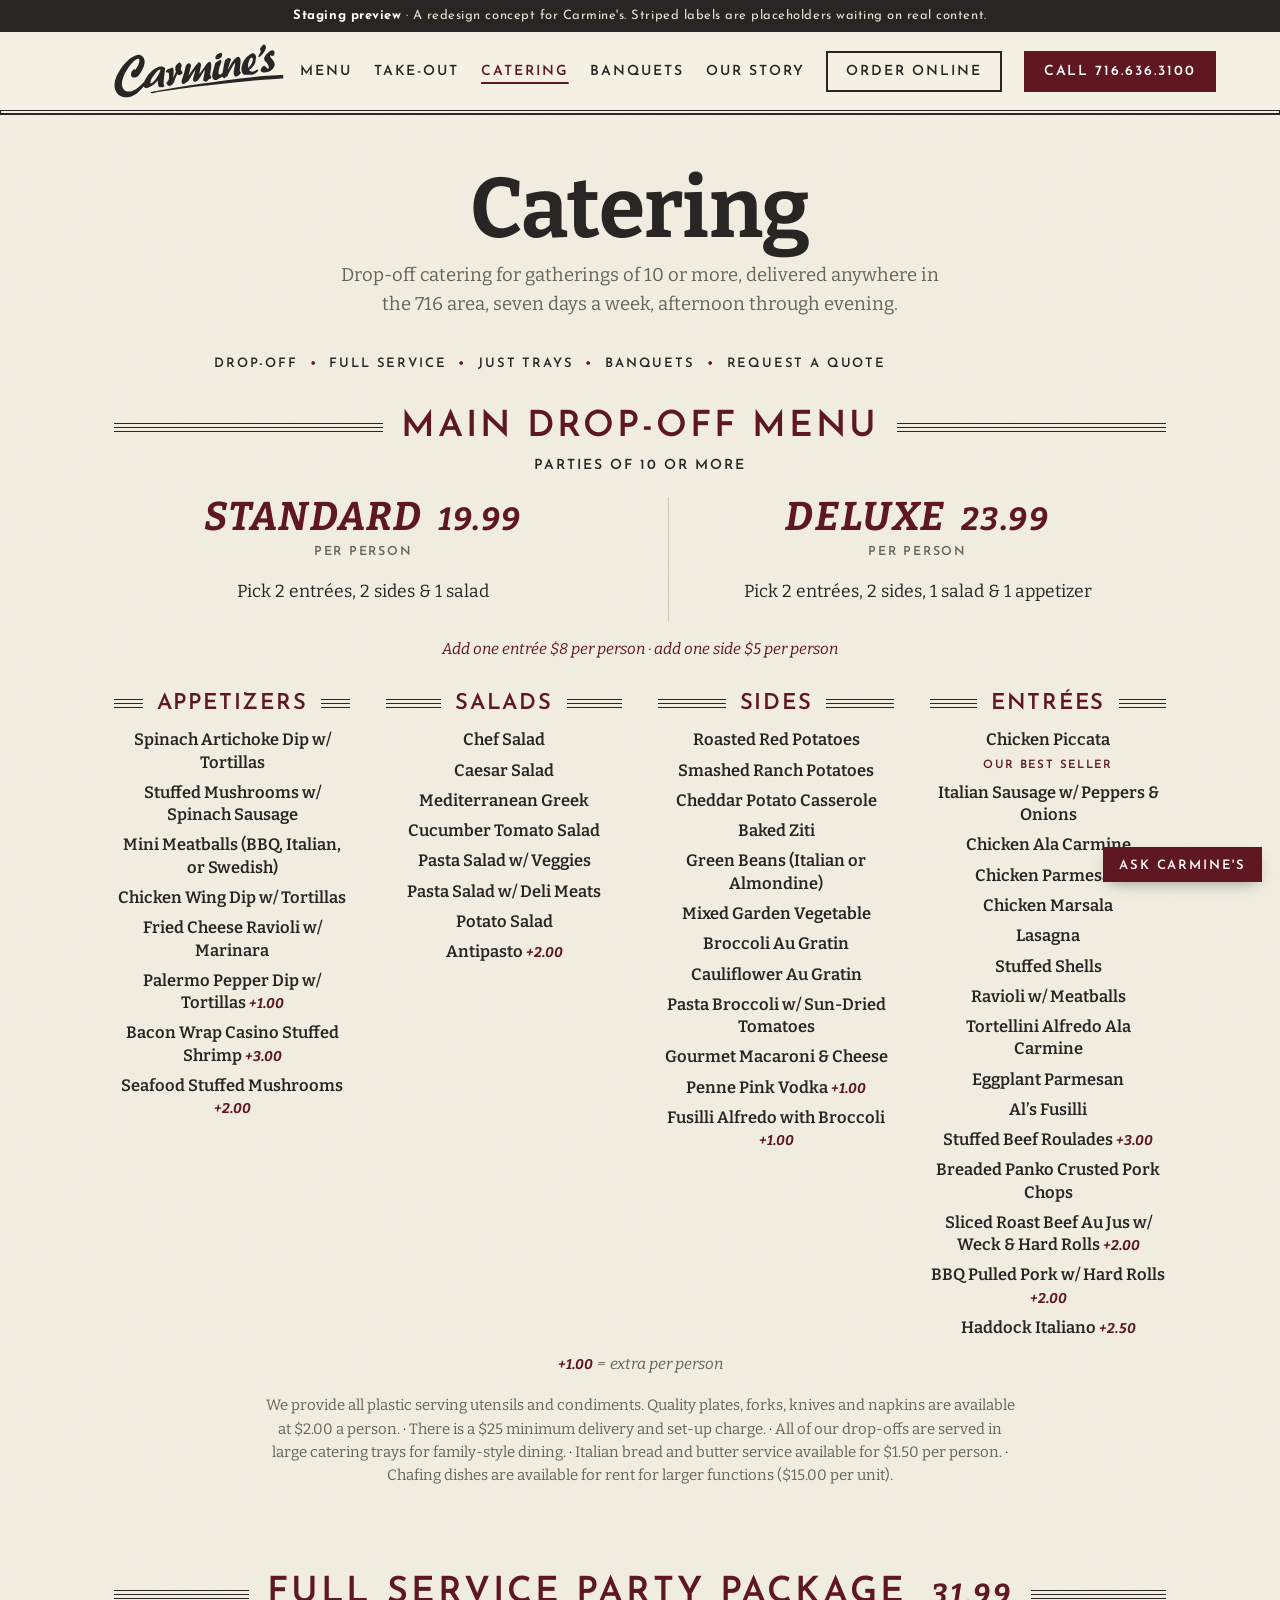
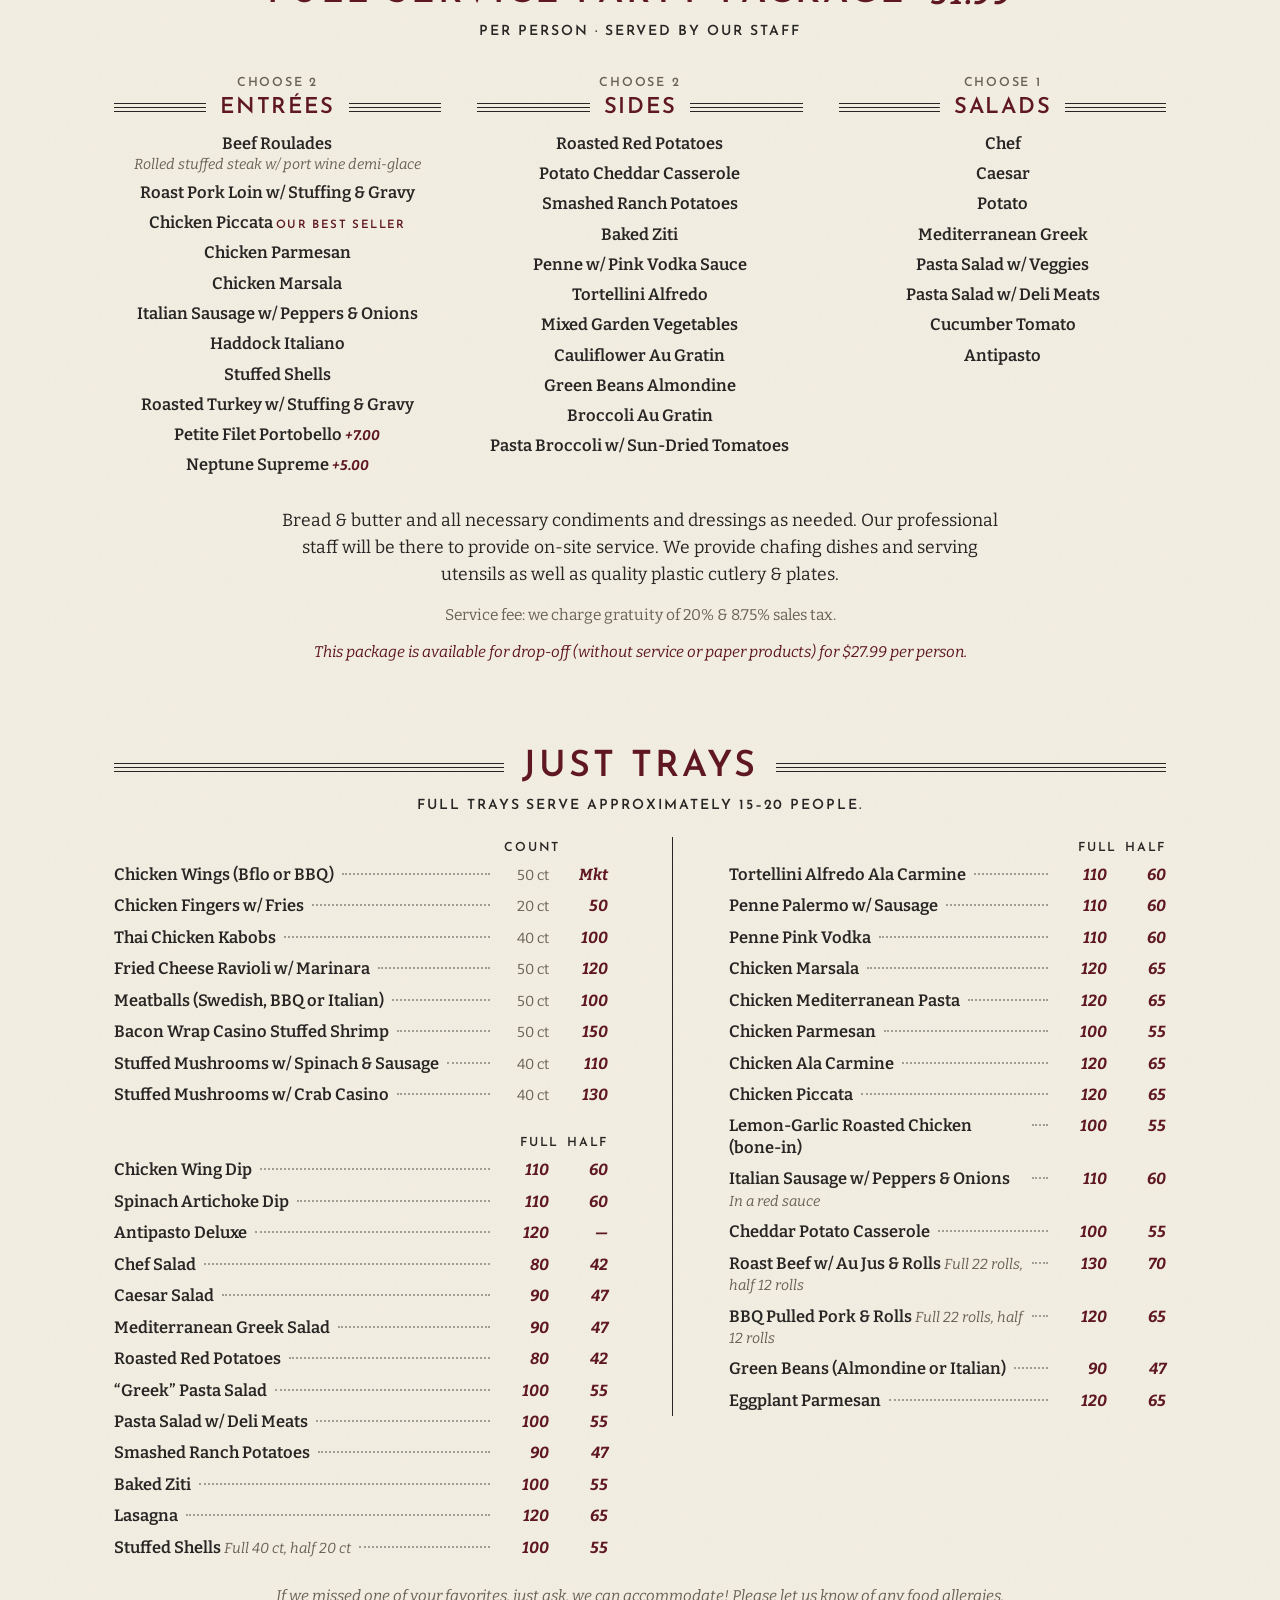
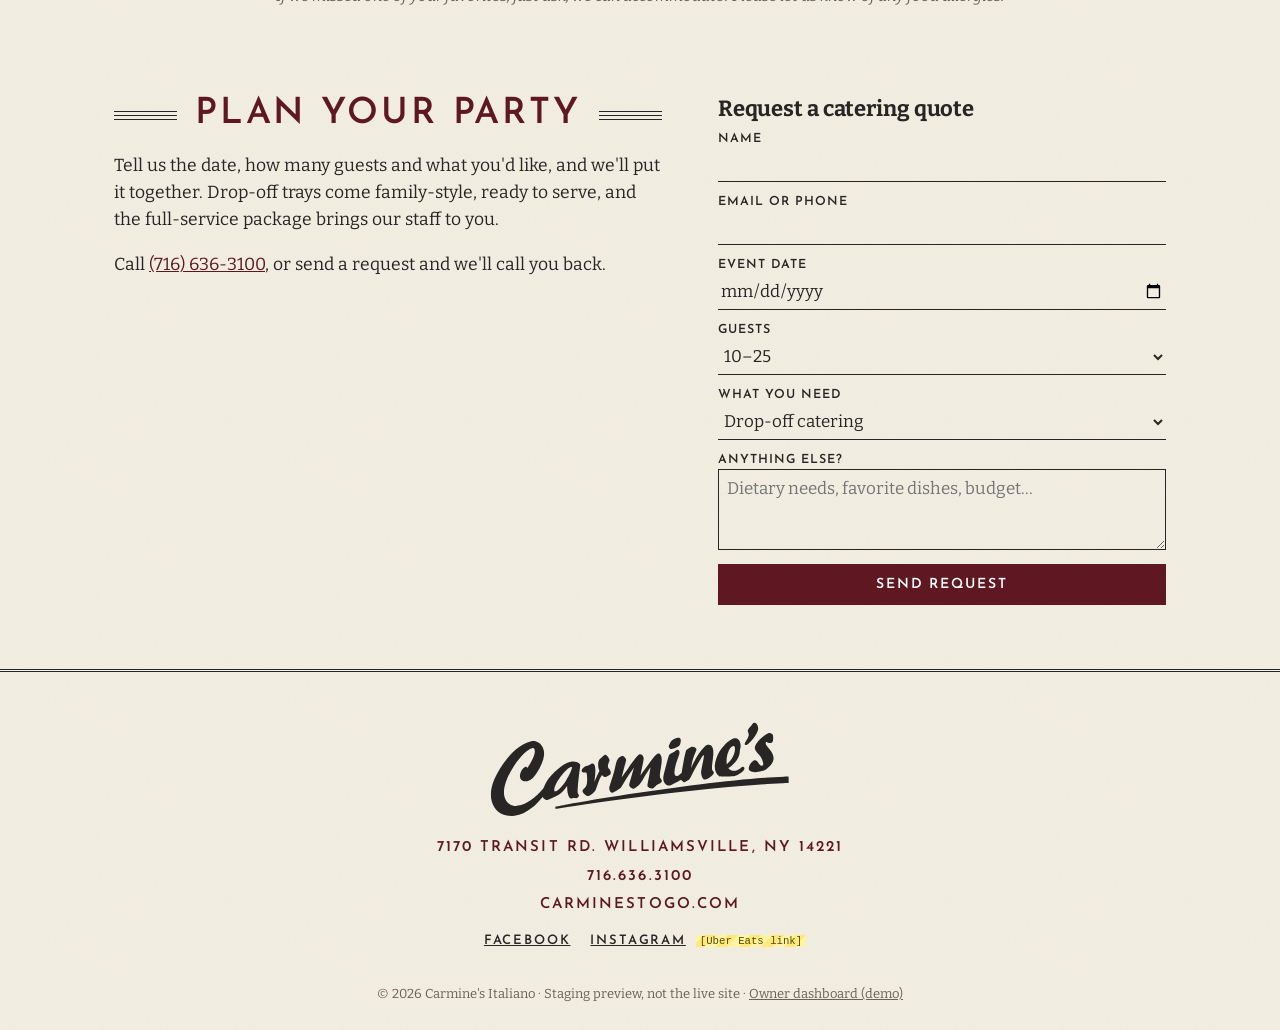
<file: catering.html>
<!doctype html>
<html lang="en"><head>
<meta charset="utf-8"><meta name="viewport" content="width=device-width,initial-scale=1">
<title>Catering | Carmine's Italiano, Williamsville NY</title>
<meta name="description" content="Drop-off catering from Carmine's Italiano for gatherings of 10 or more, delivered anywhere in the 716 area, seven days a week.">
<meta name="robots" content="noindex,nofollow">
<meta name="theme-color" content="#5f1722">
<link rel="icon" type="image/png" href="/assets/img/favicon.png"><link rel="icon" type="image/svg+xml" href="/assets/img/favicon.svg">
<link rel="apple-touch-icon" href="/assets/img/apple-touch-icon.png">
<meta property="og:title" content="Catering | Carmine's Italiano, Williamsville NY"><meta property="og:description" content="Drop-off catering from Carmine's Italiano for gatherings of 10 or more, delivered anywhere in the 716 area, seven days a week."><meta property="og:type" content="restaurant">
<meta property="og:url" content="https://carminestogo.com/catering.html">
<meta property="og:image" content="https://carminestogo.com/assets/img/og-image.png"><meta property="og:image:width" content="1200"><meta property="og:image:height" content="630"><meta property="og:image:alt" content="Carmine's Italiano logo">
<meta name="twitter:card" content="summary_large_image">
<link rel="preconnect" href="https://fonts.googleapis.com"><link rel="preconnect" href="https://fonts.gstatic.com" crossorigin>
<link href="https://fonts.googleapis.com/css2?family=Bitter:ital,wght@0,400;0,700;1,400;1,700&family=Josefin+Sans:wght@600&display=swap" rel="stylesheet">
<link rel="stylesheet" href="/assets/site.css">
<script type="application/ld+json">{"@context":"https://schema.org","@type":"Restaurant","name":"Carmine's Italiano","logo":"https://carminestogo.com/assets/img/og-image.png","servesCuisine":["Italian","Italian-American"],"telephone":"+17166363100","foundingDate":"1993","url":"https://carminestogo.com/","address":{"@type":"PostalAddress","streetAddress":"7170 Transit Road","addressLocality":"Williamsville","addressRegion":"NY","postalCode":"14221","addressCountry":"US"},"areaServed":"Buffalo, NY","sameAs":["https://www.facebook.com/CarminesToGo/","https://www.instagram.com/carminestogo/"],"openingHoursSpecification":[{"@type":"OpeningHoursSpecification","dayOfWeek":["Wednesday","Thursday","Friday","Saturday","Sunday"],"opens":"16:00"}]}</script>
</head><body>

<div class="demo-banner"><b>Staging preview</b> · A redesign concept for Carmine's. Striped labels are placeholders waiting on real content.</div>
<header class="nav"><div class="wrap">
  <a class="brand" href="/" aria-label="Carmine's Italiano, home"><svg xmlns="http://www.w3.org/2000/svg" viewBox="-8 -6 3006 950" role="img" aria-labelledby="hdr-t"><title id="hdr-t">Carmine's Italiano</title>
<path fill="#282624" transform="translate(0,1113) scale(0.1,-0.1)" d="M26372 11105 c-56 -25 -102 -66 -202 -185 -53 -63 -140 -164 -194 -225 -161 -183 -226 -295 -226 -392 0 -30 18 -99 51 -196 49 -142 51 -153 46 -226 -9 -129 -65 -261 -213 -498 -119 -192 -187 -331 -188 -385 -2 -83 63 -136 151 -123 154 23 611 491 867 889 162 252 301 554 326 711 9 57 -8 186 -42 305 -70 254 -227 390 -376 325z M27816 10069 c-276 -69 -889 -600 -1176 -1020 -119 -173 -168 -296 -177 -444 -4 -76 -2 -100 17 -155 40 -120 138 -259 355 -504 169 -192 233 -283 311 -441 72 -149 106 -247 134 -393 25 -127 25 -177 2 -221 -26 -52 -63 -75 -120 -75 -89 0 -179 70 -325 252 -110 137 -196 220 -264 253 -68 34 -160 33 -228 -1 -104 -52 -306 -276 -399 -443 -102 -181 -126 -359 -67 -476 45 -88 167 -169 306 -205 252 -64 661 -35 987 71 144 47 376 164 497 250 116 83 322 279 406 388 247 316 317 621 215 939 -61 191 -175 375 -425 686 -176 220 -264 344 -302 426 -21 47 -24 65 -19 109 7 58 40 145 55 145 5 0 22 -10 38 -23 102 -83 258 -122 393 -97 181 33 254 143 267 405 8 174 -11 358 -44 413 -28 50 -113 109 -202 143 -64 24 -178 33 -235 18z M18736 9618 c-207 -28 -570 -214 -674 -346 -39 -49 -172 -324 -209 -431 -24 -70 -25 -80 -14 -132 15 -70 64 -153 114 -193 35 -28 46 -31 105 -30 75 1 236 33 356 71 245 77 472 216 525 322 44 85 101 352 101 469 0 128 -35 200 -119 245 -55 29 -105 36 -185 25z M24399 9555 c-244 -49 -648 -328 -993 -686 -384 -399 -646 -831 -818 -1354 -87 -265 -135 -501 -145 -711 -19 -416 146 -835 393 -999 104 -69 72 -66 779 -70 702 -4 702 -4 884 56 262 88 685 363 830 540 120 148 123 292 7 348 -86 42 -110 32 -342 -141 -241 -179 -392 -237 -615 -238 -215 0 -424 90 -542 233 l-35 43 137 91 c468 312 828 779 961 1247 35 124 38 142 50 335 7 115 17 182 40 265 43 161 54 274 40 402 -39 366 -199 598 -444 643 -73 13 -102 13 -187 -4z m-9 -804 c14 -10 36 -44 49 -77 23 -53 25 -74 25 -204 1 -166 -13 -249 -73 -430 -112 -337 -315 -655 -595 -935 l-150 -150 -9 45 c-16 82 -11 483 7 620 35 259 100 487 201 698 120 251 242 387 395 440 71 24 110 23 150 -7z M4170 9274 c-14 -2 -59 -9 -100 -15 -41 -6 -127 -26 -192 -45 -437 -125 -938 -412 -1377 -788 -506 -433 -927 -920 -1364 -1576 -683 -1026 -1045 -1891 -1118 -2673 -15 -163 -7 -493 16 -647 64 -429 239 -824 497 -1125 297 -346 681 -541 1208 -616 127 -18 489 -16 643 5 614 80 1149 325 1732 791 320 257 652 593 1009 1023 l69 84 30 -57 c17 -30 57 -85 89 -120 122 -133 253 -166 429 -106 213 72 580 230 830 357 386 196 697 480 998 911 l78 111 6 -201 c9 -304 52 -579 122 -774 60 -169 125 -251 222 -279 59 -17 68 -16 189 22 l82 26 118 -20 c131 -22 183 -19 259 18 82 40 168 147 180 226 6 35 1 51 -45 140 -79 150 -82 161 -81 309 2 359 106 1427 211 2181 22 155 43 320 46 367 6 80 5 90 -21 142 -93 191 -521 316 -902 264 -242 -33 -657 -233 -1022 -493 -401 -285 -869 -738 -1158 -1122 -201 -265 -384 -587 -537 -944 -51 -118 -60 -130 -329 -418 -452 -482 -936 -877 -1372 -1120 -423 -236 -888 -360 -1243 -331 -395 32 -707 248 -886 612 -231 472 -227 1025 14 1747 192 574 467 1121 854 1700 632 943 1371 1661 1783 1731 89 16 135 6 183 -37 59 -53 82 -124 87 -264 5 -130 -14 -248 -68 -418 -65 -200 -224 -547 -359 -782 -87 -151 -269 -428 -298 -454 -27 -24 -48 -15 -65 26 -21 51 -42 63 -111 63 -54 0 -68 -4 -121 -39 -269 -175 -466 -537 -469 -861 -1 -177 43 -303 138 -398 106 -107 233 -151 436 -150 107 0 138 4 215 27 358 108 544 274 892 796 410 613 679 1259 734 1760 15 138 6 367 -21 492 -98 468 -395 816 -779 915 -93 23 -295 39 -361 27z m3944 -2600 c84 -84 -197 -747 -570 -1342 -198 -316 -385 -556 -613 -783 -189 -189 -307 -275 -421 -310 -122 -37 -148 -9 -149 156 -2 342 315 930 846 1572 137 164 493 520 603 603 144 107 261 147 304 104z M21748 8905 c-132 -33 -265 -116 -354 -220 -27 -32 -91 -103 -143 -159 -234 -253 -444 -551 -690 -981 -96 -168 -343 -654 -427 -839 -31 -68 -50 -101 -52 -88 -4 25 49 336 84 492 65 292 139 527 262 836 145 363 185 469 184 496 -3 134 -241 277 -443 266 -80 -4 -167 -44 -364 -168 -165 -104 -213 -144 -236 -194 -38 -86 -160 -622 -248 -1091 -64 -342 -191 -1104 -191 -1152 0 -6 -21 -27 -47 -46 -27 -19 -95 -74 -153 -122 -175 -144 -277 -181 -375 -136 -121 56 -168 201 -146 452 30 336 136 763 302 1211 128 348 150 411 175 508 41 161 28 285 -39 366 -85 102 -190 84 -391 -69 -57 -44 -164 -110 -255 -158 -256 -134 -320 -187 -361 -295 -36 -97 -102 -332 -245 -870 -259 -974 -301 -1159 -312 -1374 -12 -238 62 -445 213 -594 110 -109 225 -156 381 -156 121 0 176 21 398 150 94 54 222 123 285 153 63 30 162 77 220 104 60 29 144 79 194 118 81 61 90 66 99 49 17 -34 193 -201 241 -229 27 -16 56 -25 70 -23 28 6 467 264 506 298 17 15 109 178 235 419 535 1020 979 1782 1130 1939 56 57 65 60 90 35 14 -14 16 -28 11 -82 -11 -101 -62 -393 -111 -626 -96 -462 -162 -826 -171 -950 -17 -213 84 -549 199 -668 59 -60 99 -79 178 -85 146 -10 340 84 573 277 185 153 301 288 325 379 14 51 3 76 -72 166 -28 34 -61 84 -73 111 -62 135 -56 368 26 960 84 613 93 953 29 1205 -73 289 -279 444 -511 385z M16701 8020 c-176 -80 -376 -305 -683 -767 -185 -279 -283 -413 -543 -748 -226 -290 -331 -435 -417 -575 -32 -52 -58 -91 -58 -88 0 4 38 195 85 425 174 849 195 959 217 1106 21 142 21 153 6 226 -21 104 -59 180 -124 250 -67 73 -133 104 -221 105 -79 0 -115 -23 -247 -157 -187 -191 -442 -526 -916 -1202 -368 -525 -683 -966 -687 -962 -5 6 169 688 236 927 183 645 217 786 206 860 -23 160 -225 370 -355 370 -102 0 -244 -66 -341 -158 -168 -158 -282 -408 -364 -802 -97 -466 -215 -898 -390 -1430 -176 -536 -235 -751 -236 -860 0 -126 58 -293 126 -363 51 -53 90 -70 170 -74 65 -4 75 -2 150 35 75 37 620 395 705 463 48 39 55 50 241 366 185 314 384 635 577 928 156 238 494 726 500 721 1 -2 -63 -232 -144 -512 -252 -877 -309 -1095 -320 -1215 -7 -74 11 -130 66 -199 73 -92 246 -200 320 -200 104 0 430 227 638 444 93 97 134 158 387 576 291 480 691 1110 706 1110 7 0 -49 -384 -91 -629 -17 -95 -69 -370 -116 -610 -102 -516 -108 -588 -60 -659 80 -117 298 -215 440 -198 105 14 165 54 341 231 174 176 148 158 417 283 138 64 217 152 218 242 0 44 -33 114 -99 211 -28 43 -61 103 -73 135 -49 141 -32 375 71 958 69 389 85 533 85 786 0 256 -9 301 -85 475 -43 98 -98 164 -155 185 -43 17 -135 11 -183 -10z M11371 7853 c-81 -55 -231 -179 -384 -317 -94 -85 -111 -105 -147 -179 -62 -126 -83 -238 -83 -437 -1 -222 30 -387 106 -574 l25 -59 -33 -51 c-82 -129 -195 -375 -372 -811 -62 -154 -111 -264 -108 -245 145 977 138 1524 -24 1773 -49 76 -145 107 -225 73 -19 -8 -76 -42 -127 -77 -119 -80 -211 -121 -328 -148 -174 -40 -299 -107 -422 -230 -76 -76 -111 -128 -135 -200 -32 -100 6 -188 99 -227 34 -14 68 -17 183 -16 129 2 143 0 168 -19 36 -28 53 -94 70 -274 48 -484 15 -861 -94 -1075 -34 -67 -89 -131 -214 -253 -106 -103 -135 -153 -136 -233 0 -78 45 -157 152 -270 189 -197 370 -271 521 -214 160 60 468 320 599 505 41 58 67 126 213 555 152 447 250 668 405 917 l64 102 60 -62 c84 -85 172 -131 251 -132 55 0 74 7 219 78 206 101 288 155 323 214 24 41 27 57 26 128 -2 163 -44 262 -161 382 -110 113 -127 151 -126 278 2 120 19 189 103 414 34 89 61 176 61 194 -1 85 -150 346 -257 449 -107 103 -167 112 -272 41z M29365 5709 c-1811 -45 -4802 -318 -8495 -775 -4550 -562 -10040 -1395 -13250 -2009 -415 -79 -1158 -230 -1164 -236 -3 -2 5 -51 17 -109 20 -92 25 -105 42 -103 11 1 193 31 405 67 1954 333 5018 769 8160 1161 5597 698 10805 1196 14125 1350 187 9 408 19 490 23 l150 7 2 115 c1 63 -1 206 -4 318 l-5 202 -82 -2 c-44 0 -220 -5 -391 -9z"/>
</svg></a>
  <button class="menu-toggle" aria-label="Menu" onclick="document.querySelector('nav.links').classList.toggle('open')">☰</button>
  <nav class="links">
    <a href="/menu.html">Menu</a><a href="/takeout.html">Take-Out</a><a href="/catering.html" aria-current="page">Catering</a><a href="/banquets.html">Banquets</a><a href="/story.html">Our Story</a>
    <a class="btn ghost" href="https://online.skytab.com/5236d831a504b72d60cf56459a158868" target="_blank" rel="noopener">Order online</a>
    <a class="btn primary" href="tel:+17166363100">Call 716.636.3100</a>
  </nav>
</div></header>
<main>

<section class="page-head"><div class="wrap">
  <h1>Catering</h1><p>Drop-off catering for gatherings of 10 or more, delivered anywhere in the 716 area, seven days a week, afternoon through evening.</p>
</div></section>
<nav class="menu-nav wrap"><a href="#dropoff">Drop-off</a><a href="#full-service">Full service</a><a href="#trays">Just trays</a><a href="/banquets.html">Banquets</a><a href="#quote">Request a quote</a></nav>

<section class="tight" id="dropoff"><div class="wrap">
  <h2 class="rule-head ">Main Drop-Off Menu</h2>
  <p class="sub-caps">Parties of 10 or more</p>
  <div class="pkgs">
    <div><div class="pkg-name">Standard <span class="price">19.99</span></div><p class="small-caps">per person</p><p>Pick 2 entrées, 2 sides & 1 salad</p></div>
    <div><div class="pkg-name">Deluxe <span class="price">23.99</span></div><p class="small-caps">per person</p><p>Pick 2 entrées, 2 sides, 1 salad & 1 appetizer</p></div>
  </div>
  <p class="adds" style="margin-top:18px">Add one entrée $8 per person · add one side $5 per person</p>
  <div class="choices">
    <div><h3 class="rule-head sm">Appetizers</h3><ul class="choice-list"><li>Spinach Artichoke Dip w/ Tortillas</li><li>Stuffed Mushrooms w/ Spinach Sausage</li><li>Mini Meatballs (BBQ, Italian, or Swedish)</li><li>Chicken Wing Dip w/ Tortillas</li><li>Fried Cheese Ravioli w/ Marinara</li><li>Palermo Pepper Dip w/ Tortillas <span class="x">+1.00</span></li><li>Bacon Wrap Casino Stuffed Shrimp <span class="x">+3.00</span></li><li>Seafood Stuffed Mushrooms <span class="x">+2.00</span></li></ul></div>
    <div><h3 class="rule-head sm">Salads</h3><ul class="choice-list"><li>Chef Salad</li><li>Caesar Salad</li><li>Mediterranean Greek</li><li>Cucumber Tomato Salad</li><li>Pasta Salad w/ Veggies</li><li>Pasta Salad w/ Deli Meats</li><li>Potato Salad</li><li>Antipasto <span class="x">+2.00</span></li></ul></div>
    <div><h3 class="rule-head sm">Sides</h3><ul class="choice-list"><li>Roasted Red Potatoes</li><li>Smashed Ranch Potatoes</li><li>Cheddar Potato Casserole</li><li>Baked Ziti</li><li>Green Beans (Italian or Almondine)</li><li>Mixed Garden Vegetable</li><li>Broccoli Au Gratin</li><li>Cauliflower Au Gratin</li><li>Pasta Broccoli w/ Sun-Dried Tomatoes</li><li>Gourmet Macaroni & Cheese</li><li>Penne Pink Vodka <span class="x">+1.00</span></li><li>Fusilli Alfredo with Broccoli <span class="x">+1.00</span></li></ul></div>
    <div><h3 class="rule-head sm">Entrées</h3><ul class="choice-list"><li>Chicken Piccata <span class="best">Our best seller</span></li><li>Italian Sausage w/ Peppers & Onions</li><li>Chicken Ala Carmine</li><li>Chicken Parmesan</li><li>Chicken Marsala</li><li>Lasagna</li><li>Stuffed Shells</li><li>Ravioli w/ Meatballs</li><li>Tortellini Alfredo Ala Carmine</li><li>Eggplant Parmesan</li><li>Al’s Fusilli</li><li>Stuffed Beef Roulades <span class="x">+3.00</span></li><li>Breaded Panko Crusted Pork Chops</li><li>Sliced Roast Beef Au Jus w/ Weck & Hard Rolls <span class="x">+2.00</span></li><li>BBQ Pulled Pork w/ Hard Rolls <span class="x">+2.00</span></li><li>Haddock Italiano <span class="x">+2.50</span></li></ul></div>
  </div>
  <p class="note" style="margin-top:8px"><span class="x">+1.00</span> = extra per person</p>
  <ul class="fine-print"><li>We provide all plastic serving utensils and condiments. Quality plates, forks, knives and napkins are available at $2.00 a person.</li><li>There is a $25 minimum delivery and set-up charge.</li><li>All of our drop-offs are served in large catering trays for family-style dining.</li><li>Italian bread and butter service available for $1.50 per person.</li><li>Chafing dishes are available for rent for larger functions ($15.00 per unit).</li></ul>
</div></section>

<section class="tight" id="full-service"><div class="wrap">
  <h2 class="rule-head ">Full Service Party Package <span class="price">31.99</span></h2>
  <p class="sub-caps">Per person · served by our staff</p>
  <div class="choices three">
    <div><p class="sub-caps choose">Choose 2</p><h3 class="rule-head sm">Entrées</h3><ul class="choice-list"><li>Beef Roulades<small>Rolled stuffed steak w/ port wine demi-glace</small></li><li>Roast Pork Loin w/ Stuffing & Gravy</li><li>Chicken Piccata <span class="best">Our best seller</span></li><li>Chicken Parmesan</li><li>Chicken Marsala</li><li>Italian Sausage w/ Peppers & Onions</li><li>Haddock Italiano</li><li>Stuffed Shells</li><li>Roasted Turkey w/ Stuffing & Gravy</li><li>Petite Filet Portobello <span class="x">+7.00</span></li><li>Neptune Supreme <span class="x">+5.00</span></li></ul></div>
    <div><p class="sub-caps choose">Choose 2</p><h3 class="rule-head sm">Sides</h3><ul class="choice-list"><li>Roasted Red Potatoes</li><li>Potato Cheddar Casserole</li><li>Smashed Ranch Potatoes</li><li>Baked Ziti</li><li>Penne w/ Pink Vodka Sauce</li><li>Tortellini Alfredo</li><li>Mixed Garden Vegetables</li><li>Cauliflower Au Gratin</li><li>Green Beans Almondine</li><li>Broccoli Au Gratin</li><li>Pasta Broccoli w/ Sun-Dried Tomatoes</li></ul></div>
    <div><p class="sub-caps choose">Choose 1</p><h3 class="rule-head sm">Salads</h3><ul class="choice-list"><li>Chef</li><li>Caesar</li><li>Potato</li><li>Mediterranean Greek</li><li>Pasta Salad w/ Veggies</li><li>Pasta Salad w/ Deli Meats</li><li>Cucumber Tomato</li><li>Antipasto</li></ul></div>
  </div>
  <p class="center" style="max-width:720px;margin:26px auto 6px">Bread & butter and all necessary condiments and dressings as needed. Our professional staff will be there to provide on-site service. We provide chafing dishes and serving utensils as well as quality plastic cutlery & plates.</p>
  <p class="center small">Service fee: we charge gratuity of 20% & 8.75% sales tax.</p>
  <p class="adds">This package is available for drop-off (without service or paper products) for $27.99 per person.</p>
</div></section>

<section class="tight" id="trays"><div class="wrap">
  <h2 class="rule-head ">Just Trays</h2>
  <p class="sub-caps">Full trays serve approximately 15–20 people.</p>
  <div class="cols2 ledgers">
    <div>
      <div class="ledger"><div class="lrow lhead"><span class="nm"></span><span class="dots" style="border:0"></span><span class="pr">Count</span><span class="pr"></span></div><div class="lrow"><span class="nm">Chicken Wings (Bflo or BBQ)</span><span class="dots"></span><span class="pr"><span class="ct">50 ct</span></span><span class="pr">Mkt</span></div><div class="lrow"><span class="nm">Chicken Fingers w/ Fries</span><span class="dots"></span><span class="pr"><span class="ct">20 ct</span></span><span class="pr">50</span></div><div class="lrow"><span class="nm">Thai Chicken Kabobs</span><span class="dots"></span><span class="pr"><span class="ct">40 ct</span></span><span class="pr">100</span></div><div class="lrow"><span class="nm">Fried Cheese Ravioli w/ Marinara</span><span class="dots"></span><span class="pr"><span class="ct">50 ct</span></span><span class="pr">120</span></div><div class="lrow"><span class="nm">Meatballs (Swedish, BBQ or Italian)</span><span class="dots"></span><span class="pr"><span class="ct">50 ct</span></span><span class="pr">100</span></div><div class="lrow"><span class="nm">Bacon Wrap Casino Stuffed Shrimp</span><span class="dots"></span><span class="pr"><span class="ct">50 ct</span></span><span class="pr">150</span></div><div class="lrow"><span class="nm">Stuffed Mushrooms w/ Spinach & Sausage</span><span class="dots"></span><span class="pr"><span class="ct">40 ct</span></span><span class="pr">110</span></div><div class="lrow"><span class="nm">Stuffed Mushrooms w/ Crab Casino</span><span class="dots"></span><span class="pr"><span class="ct">40 ct</span></span><span class="pr">130</span></div></div>
      <div class="ledger" style="margin-top:22px"><div class="lrow lhead"><span class="nm"></span><span class="dots" style="border:0"></span><span class="pr">Full</span><span class="pr">Half</span></div><div class="lrow"><span class="nm">Chicken Wing Dip</span><span class="dots"></span><span class="pr">110</span><span class="pr">60</span></div><div class="lrow"><span class="nm">Spinach Artichoke Dip</span><span class="dots"></span><span class="pr">110</span><span class="pr">60</span></div><div class="lrow"><span class="nm">Antipasto Deluxe</span><span class="dots"></span><span class="pr">120</span><span class="pr">—</span></div><div class="lrow"><span class="nm">Chef Salad</span><span class="dots"></span><span class="pr">80</span><span class="pr">42</span></div><div class="lrow"><span class="nm">Caesar Salad</span><span class="dots"></span><span class="pr">90</span><span class="pr">47</span></div><div class="lrow"><span class="nm">Mediterranean Greek Salad</span><span class="dots"></span><span class="pr">90</span><span class="pr">47</span></div><div class="lrow"><span class="nm">Roasted Red Potatoes</span><span class="dots"></span><span class="pr">80</span><span class="pr">42</span></div><div class="lrow"><span class="nm">“Greek” Pasta Salad</span><span class="dots"></span><span class="pr">100</span><span class="pr">55</span></div><div class="lrow"><span class="nm">Pasta Salad w/ Deli Meats</span><span class="dots"></span><span class="pr">100</span><span class="pr">55</span></div><div class="lrow"><span class="nm">Smashed Ranch Potatoes</span><span class="dots"></span><span class="pr">90</span><span class="pr">47</span></div><div class="lrow"><span class="nm">Baked Ziti</span><span class="dots"></span><span class="pr">100</span><span class="pr">55</span></div><div class="lrow"><span class="nm">Lasagna</span><span class="dots"></span><span class="pr">120</span><span class="pr">65</span></div><div class="lrow"><span class="nm">Stuffed Shells <i>Full 40 ct, half 20 ct</i></span><span class="dots"></span><span class="pr">100</span><span class="pr">55</span></div></div>
    </div>
    <div>
      <div class="ledger"><div class="lrow lhead"><span class="nm"></span><span class="dots" style="border:0"></span><span class="pr">Full</span><span class="pr">Half</span></div><div class="lrow"><span class="nm">Tortellini Alfredo Ala Carmine</span><span class="dots"></span><span class="pr">110</span><span class="pr">60</span></div><div class="lrow"><span class="nm">Penne Palermo w/ Sausage</span><span class="dots"></span><span class="pr">110</span><span class="pr">60</span></div><div class="lrow"><span class="nm">Penne Pink Vodka</span><span class="dots"></span><span class="pr">110</span><span class="pr">60</span></div><div class="lrow"><span class="nm">Chicken Marsala</span><span class="dots"></span><span class="pr">120</span><span class="pr">65</span></div><div class="lrow"><span class="nm">Chicken Mediterranean Pasta</span><span class="dots"></span><span class="pr">120</span><span class="pr">65</span></div><div class="lrow"><span class="nm">Chicken Parmesan</span><span class="dots"></span><span class="pr">100</span><span class="pr">55</span></div><div class="lrow"><span class="nm">Chicken Ala Carmine</span><span class="dots"></span><span class="pr">120</span><span class="pr">65</span></div><div class="lrow"><span class="nm">Chicken Piccata</span><span class="dots"></span><span class="pr">120</span><span class="pr">65</span></div><div class="lrow"><span class="nm">Lemon-Garlic Roasted Chicken (bone-in)</span><span class="dots"></span><span class="pr">100</span><span class="pr">55</span></div><div class="lrow"><span class="nm">Italian Sausage w/ Peppers & Onions <i>In a red sauce</i></span><span class="dots"></span><span class="pr">110</span><span class="pr">60</span></div><div class="lrow"><span class="nm">Cheddar Potato Casserole</span><span class="dots"></span><span class="pr">100</span><span class="pr">55</span></div><div class="lrow"><span class="nm">Roast Beef w/ Au Jus & Rolls <i>Full 22 rolls, half 12 rolls</i></span><span class="dots"></span><span class="pr">130</span><span class="pr">70</span></div><div class="lrow"><span class="nm">BBQ Pulled Pork & Rolls <i>Full 22 rolls, half 12 rolls</i></span><span class="dots"></span><span class="pr">120</span><span class="pr">65</span></div><div class="lrow"><span class="nm">Green Beans (Almondine or Italian)</span><span class="dots"></span><span class="pr">90</span><span class="pr">47</span></div><div class="lrow"><span class="nm">Eggplant Parmesan</span><span class="dots"></span><span class="pr">120</span><span class="pr">65</span></div></div>
    </div>
  </div>
  <p class="note" style="margin-top:22px">If we missed one of your favorites, just ask, we can accommodate! Please let us know of any food allergies.</p>
</div></section>


<section class="tight" id="quote"><div class="wrap split" style="align-items:start">
  <div>
    <h2 class="rule-head ">Plan your party</h2>
    <p>Tell us the date, how many guests and what you'd like, and we'll put it together. Drop-off trays come family-style, ready to serve, and the full-service package brings our staff to you.</p>
    <p>Call <a href="tel:+17166363100">(716) 636-3100</a>, or send a request and we'll call you back.</p>
  </div>
  <div class="quote-form">
    <h3>Request a catering quote</h3>
    <form class="stack" onsubmit="event.preventDefault();this.innerHTML='<p><b>Thank you!</b> Demo only, nothing was sent. In the live site this request goes to the catering inbox in the owner dashboard.</p>'">
      <label>Name<input required></label>
      <label>Email or phone<input required></label>
      <label>Event date<input type="date" required></label>
      <label>Guests<select><option>10–25</option><option>25–50</option><option>50–100</option><option>100+</option></select></label>
      <label>What you need<select><option>Drop-off catering</option><option>Full-service party</option><option>Banquet at the restaurant</option></select></label>
      <label>Anything else?<textarea rows="3" placeholder="Dietary needs, favorite dishes, budget…"></textarea></label>
      <button class="btn primary">Send request</button>
    </form>
  </div>
</div></section></main>

<footer><div class="wrap">
  <a class="foot-logo" href="/"><svg xmlns="http://www.w3.org/2000/svg" viewBox="-8 -6 3006 950" role="img" aria-labelledby="ftr-t"><title id="ftr-t">Carmine's Italiano</title>
<path fill="#282624" transform="translate(0,1113) scale(0.1,-0.1)" d="M26372 11105 c-56 -25 -102 -66 -202 -185 -53 -63 -140 -164 -194 -225 -161 -183 -226 -295 -226 -392 0 -30 18 -99 51 -196 49 -142 51 -153 46 -226 -9 -129 -65 -261 -213 -498 -119 -192 -187 -331 -188 -385 -2 -83 63 -136 151 -123 154 23 611 491 867 889 162 252 301 554 326 711 9 57 -8 186 -42 305 -70 254 -227 390 -376 325z M27816 10069 c-276 -69 -889 -600 -1176 -1020 -119 -173 -168 -296 -177 -444 -4 -76 -2 -100 17 -155 40 -120 138 -259 355 -504 169 -192 233 -283 311 -441 72 -149 106 -247 134 -393 25 -127 25 -177 2 -221 -26 -52 -63 -75 -120 -75 -89 0 -179 70 -325 252 -110 137 -196 220 -264 253 -68 34 -160 33 -228 -1 -104 -52 -306 -276 -399 -443 -102 -181 -126 -359 -67 -476 45 -88 167 -169 306 -205 252 -64 661 -35 987 71 144 47 376 164 497 250 116 83 322 279 406 388 247 316 317 621 215 939 -61 191 -175 375 -425 686 -176 220 -264 344 -302 426 -21 47 -24 65 -19 109 7 58 40 145 55 145 5 0 22 -10 38 -23 102 -83 258 -122 393 -97 181 33 254 143 267 405 8 174 -11 358 -44 413 -28 50 -113 109 -202 143 -64 24 -178 33 -235 18z M18736 9618 c-207 -28 -570 -214 -674 -346 -39 -49 -172 -324 -209 -431 -24 -70 -25 -80 -14 -132 15 -70 64 -153 114 -193 35 -28 46 -31 105 -30 75 1 236 33 356 71 245 77 472 216 525 322 44 85 101 352 101 469 0 128 -35 200 -119 245 -55 29 -105 36 -185 25z M24399 9555 c-244 -49 -648 -328 -993 -686 -384 -399 -646 -831 -818 -1354 -87 -265 -135 -501 -145 -711 -19 -416 146 -835 393 -999 104 -69 72 -66 779 -70 702 -4 702 -4 884 56 262 88 685 363 830 540 120 148 123 292 7 348 -86 42 -110 32 -342 -141 -241 -179 -392 -237 -615 -238 -215 0 -424 90 -542 233 l-35 43 137 91 c468 312 828 779 961 1247 35 124 38 142 50 335 7 115 17 182 40 265 43 161 54 274 40 402 -39 366 -199 598 -444 643 -73 13 -102 13 -187 -4z m-9 -804 c14 -10 36 -44 49 -77 23 -53 25 -74 25 -204 1 -166 -13 -249 -73 -430 -112 -337 -315 -655 -595 -935 l-150 -150 -9 45 c-16 82 -11 483 7 620 35 259 100 487 201 698 120 251 242 387 395 440 71 24 110 23 150 -7z M4170 9274 c-14 -2 -59 -9 -100 -15 -41 -6 -127 -26 -192 -45 -437 -125 -938 -412 -1377 -788 -506 -433 -927 -920 -1364 -1576 -683 -1026 -1045 -1891 -1118 -2673 -15 -163 -7 -493 16 -647 64 -429 239 -824 497 -1125 297 -346 681 -541 1208 -616 127 -18 489 -16 643 5 614 80 1149 325 1732 791 320 257 652 593 1009 1023 l69 84 30 -57 c17 -30 57 -85 89 -120 122 -133 253 -166 429 -106 213 72 580 230 830 357 386 196 697 480 998 911 l78 111 6 -201 c9 -304 52 -579 122 -774 60 -169 125 -251 222 -279 59 -17 68 -16 189 22 l82 26 118 -20 c131 -22 183 -19 259 18 82 40 168 147 180 226 6 35 1 51 -45 140 -79 150 -82 161 -81 309 2 359 106 1427 211 2181 22 155 43 320 46 367 6 80 5 90 -21 142 -93 191 -521 316 -902 264 -242 -33 -657 -233 -1022 -493 -401 -285 -869 -738 -1158 -1122 -201 -265 -384 -587 -537 -944 -51 -118 -60 -130 -329 -418 -452 -482 -936 -877 -1372 -1120 -423 -236 -888 -360 -1243 -331 -395 32 -707 248 -886 612 -231 472 -227 1025 14 1747 192 574 467 1121 854 1700 632 943 1371 1661 1783 1731 89 16 135 6 183 -37 59 -53 82 -124 87 -264 5 -130 -14 -248 -68 -418 -65 -200 -224 -547 -359 -782 -87 -151 -269 -428 -298 -454 -27 -24 -48 -15 -65 26 -21 51 -42 63 -111 63 -54 0 -68 -4 -121 -39 -269 -175 -466 -537 -469 -861 -1 -177 43 -303 138 -398 106 -107 233 -151 436 -150 107 0 138 4 215 27 358 108 544 274 892 796 410 613 679 1259 734 1760 15 138 6 367 -21 492 -98 468 -395 816 -779 915 -93 23 -295 39 -361 27z m3944 -2600 c84 -84 -197 -747 -570 -1342 -198 -316 -385 -556 -613 -783 -189 -189 -307 -275 -421 -310 -122 -37 -148 -9 -149 156 -2 342 315 930 846 1572 137 164 493 520 603 603 144 107 261 147 304 104z M21748 8905 c-132 -33 -265 -116 -354 -220 -27 -32 -91 -103 -143 -159 -234 -253 -444 -551 -690 -981 -96 -168 -343 -654 -427 -839 -31 -68 -50 -101 -52 -88 -4 25 49 336 84 492 65 292 139 527 262 836 145 363 185 469 184 496 -3 134 -241 277 -443 266 -80 -4 -167 -44 -364 -168 -165 -104 -213 -144 -236 -194 -38 -86 -160 -622 -248 -1091 -64 -342 -191 -1104 -191 -1152 0 -6 -21 -27 -47 -46 -27 -19 -95 -74 -153 -122 -175 -144 -277 -181 -375 -136 -121 56 -168 201 -146 452 30 336 136 763 302 1211 128 348 150 411 175 508 41 161 28 285 -39 366 -85 102 -190 84 -391 -69 -57 -44 -164 -110 -255 -158 -256 -134 -320 -187 -361 -295 -36 -97 -102 -332 -245 -870 -259 -974 -301 -1159 -312 -1374 -12 -238 62 -445 213 -594 110 -109 225 -156 381 -156 121 0 176 21 398 150 94 54 222 123 285 153 63 30 162 77 220 104 60 29 144 79 194 118 81 61 90 66 99 49 17 -34 193 -201 241 -229 27 -16 56 -25 70 -23 28 6 467 264 506 298 17 15 109 178 235 419 535 1020 979 1782 1130 1939 56 57 65 60 90 35 14 -14 16 -28 11 -82 -11 -101 -62 -393 -111 -626 -96 -462 -162 -826 -171 -950 -17 -213 84 -549 199 -668 59 -60 99 -79 178 -85 146 -10 340 84 573 277 185 153 301 288 325 379 14 51 3 76 -72 166 -28 34 -61 84 -73 111 -62 135 -56 368 26 960 84 613 93 953 29 1205 -73 289 -279 444 -511 385z M16701 8020 c-176 -80 -376 -305 -683 -767 -185 -279 -283 -413 -543 -748 -226 -290 -331 -435 -417 -575 -32 -52 -58 -91 -58 -88 0 4 38 195 85 425 174 849 195 959 217 1106 21 142 21 153 6 226 -21 104 -59 180 -124 250 -67 73 -133 104 -221 105 -79 0 -115 -23 -247 -157 -187 -191 -442 -526 -916 -1202 -368 -525 -683 -966 -687 -962 -5 6 169 688 236 927 183 645 217 786 206 860 -23 160 -225 370 -355 370 -102 0 -244 -66 -341 -158 -168 -158 -282 -408 -364 -802 -97 -466 -215 -898 -390 -1430 -176 -536 -235 -751 -236 -860 0 -126 58 -293 126 -363 51 -53 90 -70 170 -74 65 -4 75 -2 150 35 75 37 620 395 705 463 48 39 55 50 241 366 185 314 384 635 577 928 156 238 494 726 500 721 1 -2 -63 -232 -144 -512 -252 -877 -309 -1095 -320 -1215 -7 -74 11 -130 66 -199 73 -92 246 -200 320 -200 104 0 430 227 638 444 93 97 134 158 387 576 291 480 691 1110 706 1110 7 0 -49 -384 -91 -629 -17 -95 -69 -370 -116 -610 -102 -516 -108 -588 -60 -659 80 -117 298 -215 440 -198 105 14 165 54 341 231 174 176 148 158 417 283 138 64 217 152 218 242 0 44 -33 114 -99 211 -28 43 -61 103 -73 135 -49 141 -32 375 71 958 69 389 85 533 85 786 0 256 -9 301 -85 475 -43 98 -98 164 -155 185 -43 17 -135 11 -183 -10z M11371 7853 c-81 -55 -231 -179 -384 -317 -94 -85 -111 -105 -147 -179 -62 -126 -83 -238 -83 -437 -1 -222 30 -387 106 -574 l25 -59 -33 -51 c-82 -129 -195 -375 -372 -811 -62 -154 -111 -264 -108 -245 145 977 138 1524 -24 1773 -49 76 -145 107 -225 73 -19 -8 -76 -42 -127 -77 -119 -80 -211 -121 -328 -148 -174 -40 -299 -107 -422 -230 -76 -76 -111 -128 -135 -200 -32 -100 6 -188 99 -227 34 -14 68 -17 183 -16 129 2 143 0 168 -19 36 -28 53 -94 70 -274 48 -484 15 -861 -94 -1075 -34 -67 -89 -131 -214 -253 -106 -103 -135 -153 -136 -233 0 -78 45 -157 152 -270 189 -197 370 -271 521 -214 160 60 468 320 599 505 41 58 67 126 213 555 152 447 250 668 405 917 l64 102 60 -62 c84 -85 172 -131 251 -132 55 0 74 7 219 78 206 101 288 155 323 214 24 41 27 57 26 128 -2 163 -44 262 -161 382 -110 113 -127 151 -126 278 2 120 19 189 103 414 34 89 61 176 61 194 -1 85 -150 346 -257 449 -107 103 -167 112 -272 41z M29365 5709 c-1811 -45 -4802 -318 -8495 -775 -4550 -562 -10040 -1395 -13250 -2009 -415 -79 -1158 -230 -1164 -236 -3 -2 5 -51 17 -109 20 -92 25 -105 42 -103 11 1 193 31 405 67 1954 333 5018 769 8160 1161 5597 698 10805 1196 14125 1350 187 9 408 19 490 23 l150 7 2 115 c1 63 -1 206 -4 318 l-5 202 -82 -2 c-44 0 -220 -5 -391 -9z"/>
</svg></a>
  <div class="addr">7170 Transit Rd. Williamsville, NY 14221<br><a href="tel:+17166363100">716.636.3100</a><br>carminestogo.com</div>
  <div class="social"><a href="https://www.facebook.com/CarminesToGo/">Facebook</a><a href="https://www.instagram.com/carminestogo/">Instagram</a><span class="ph">[Uber Eats link]</span></div>
  <div class="fine">© 2026 Carmine's Italiano · Staging preview, not the live site · <a href="/admin/">Owner dashboard (demo)</a></div>
</div></footer>
<script src="/assets/menu-data.js" defer></script>
<script src="/assets/chat.js" defer></script>
</body></html>
</file>
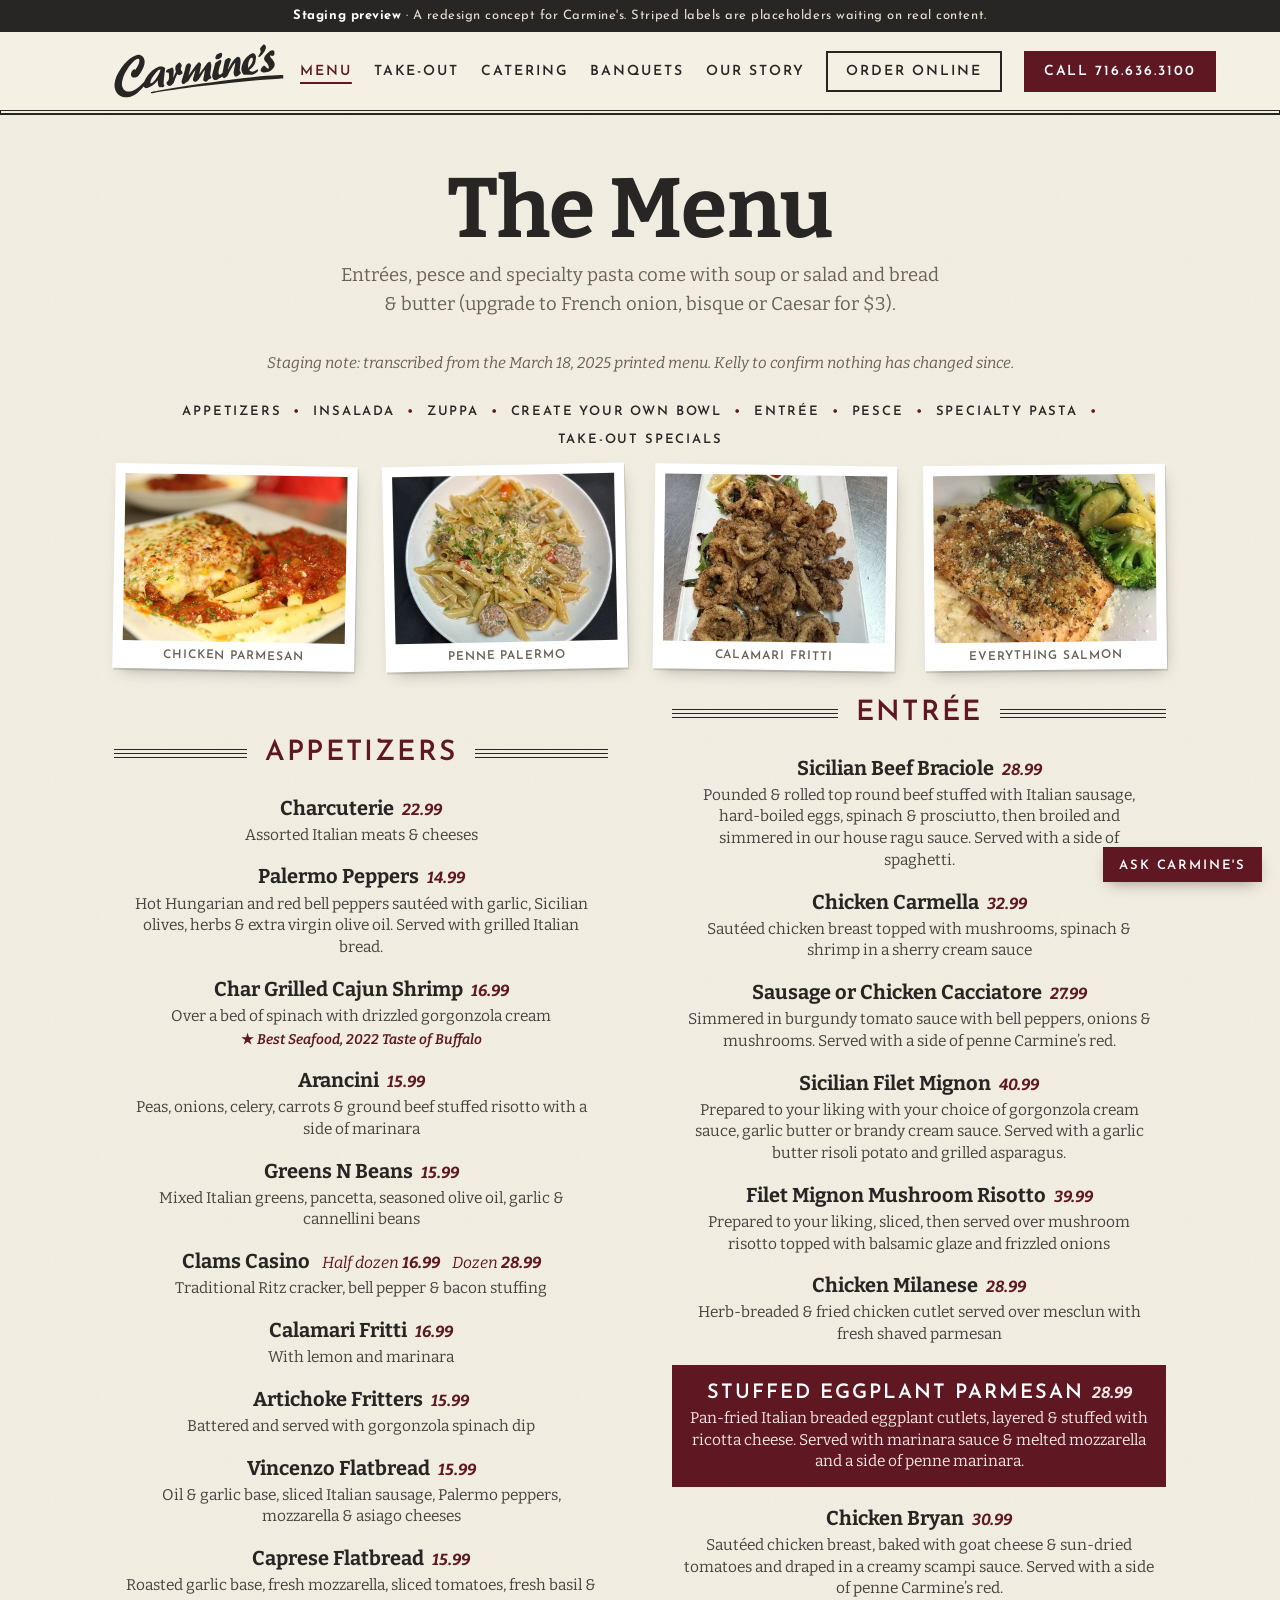
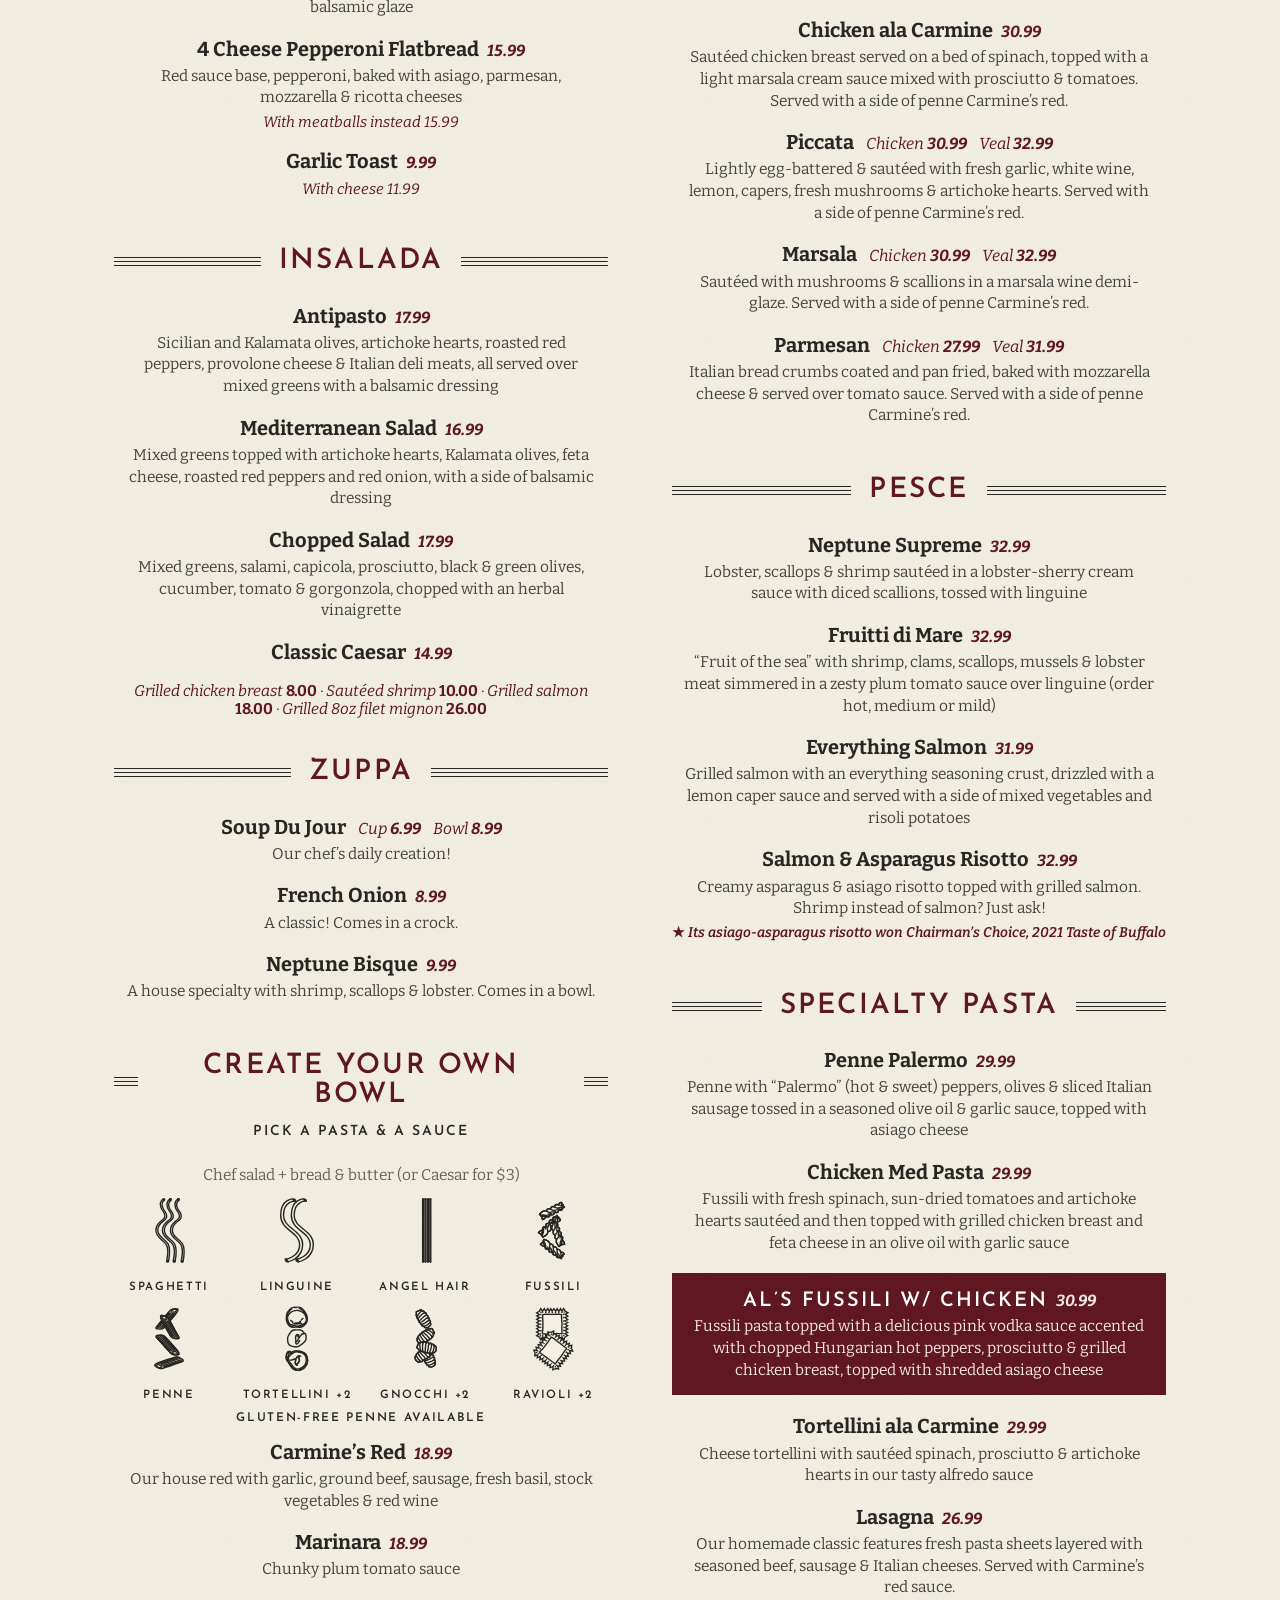
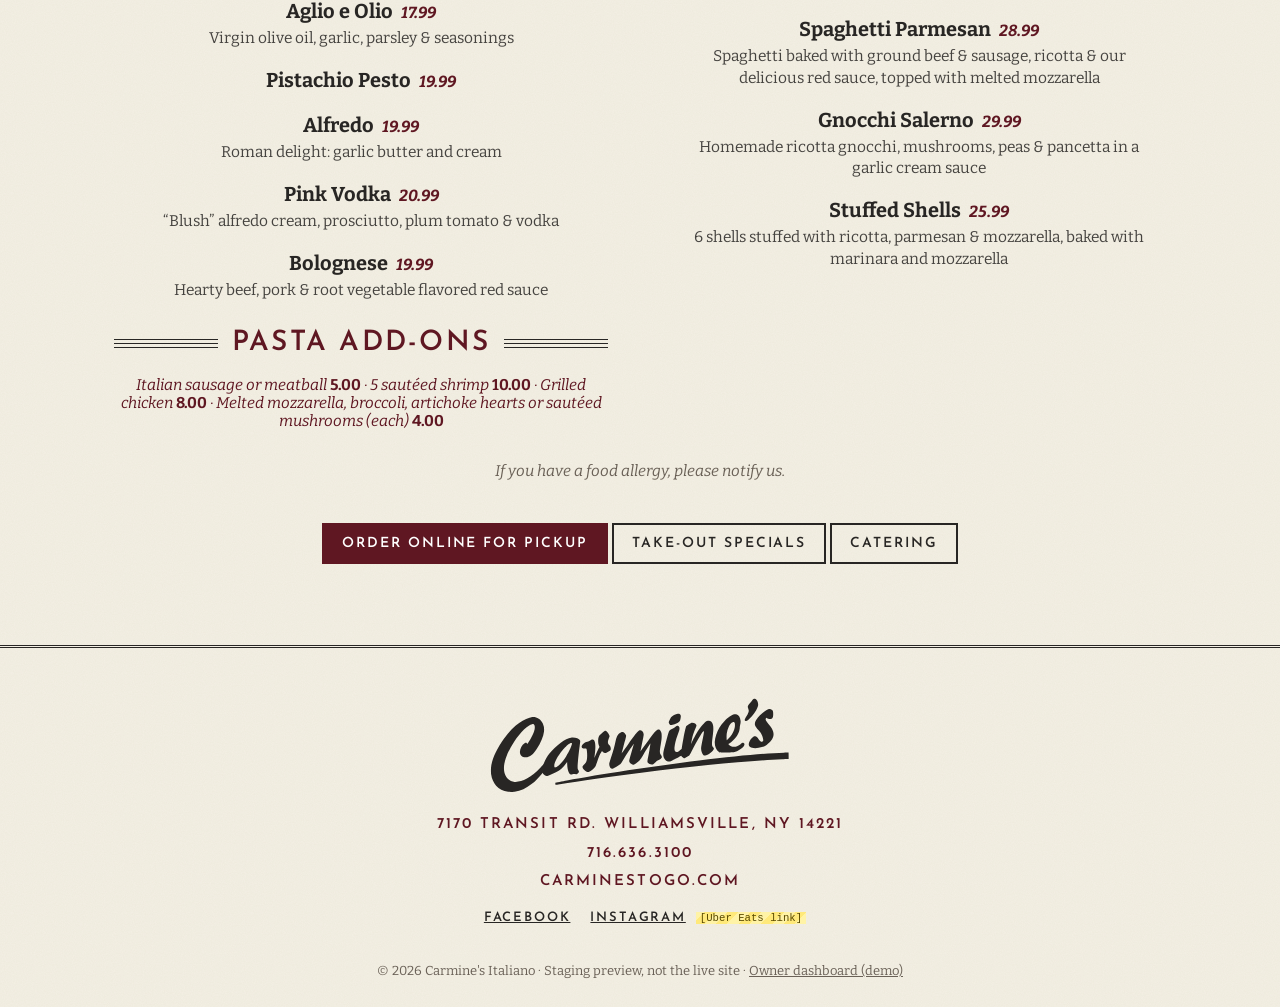
<file: menu.html>
<!doctype html>
<html lang="en"><head>
<meta charset="utf-8"><meta name="viewport" content="width=device-width,initial-scale=1">
<title>Menu | Carmine's Italiano, Williamsville NY</title>
<meta name="description" content="Dinner menu at Carmine's Italiano, 7170 Transit Road, Williamsville NY.">
<meta name="robots" content="noindex,nofollow">
<meta name="theme-color" content="#5f1722">
<link rel="icon" type="image/png" href="/assets/img/favicon.png"><link rel="icon" type="image/svg+xml" href="/assets/img/favicon.svg">
<link rel="apple-touch-icon" href="/assets/img/apple-touch-icon.png">
<meta property="og:title" content="Menu | Carmine's Italiano, Williamsville NY"><meta property="og:description" content="Dinner menu at Carmine's Italiano, 7170 Transit Road, Williamsville NY."><meta property="og:type" content="restaurant">
<meta property="og:url" content="https://carminestogo.com/menu.html">
<meta property="og:image" content="https://carminestogo.com/assets/img/og-image.png"><meta property="og:image:width" content="1200"><meta property="og:image:height" content="630"><meta property="og:image:alt" content="Carmine's Italiano logo">
<meta name="twitter:card" content="summary_large_image">
<link rel="preconnect" href="https://fonts.googleapis.com"><link rel="preconnect" href="https://fonts.gstatic.com" crossorigin>
<link href="https://fonts.googleapis.com/css2?family=Bitter:ital,wght@0,400;0,700;1,400;1,700&family=Josefin+Sans:wght@600&display=swap" rel="stylesheet">
<link rel="stylesheet" href="/assets/site.css">
<script type="application/ld+json">{"@context":"https://schema.org","@type":"Restaurant","name":"Carmine's Italiano","logo":"https://carminestogo.com/assets/img/og-image.png","servesCuisine":["Italian","Italian-American"],"telephone":"+17166363100","foundingDate":"1993","url":"https://carminestogo.com/","address":{"@type":"PostalAddress","streetAddress":"7170 Transit Road","addressLocality":"Williamsville","addressRegion":"NY","postalCode":"14221","addressCountry":"US"},"areaServed":"Buffalo, NY","sameAs":["https://www.facebook.com/CarminesToGo/","https://www.instagram.com/carminestogo/"],"openingHoursSpecification":[{"@type":"OpeningHoursSpecification","dayOfWeek":["Wednesday","Thursday","Friday","Saturday","Sunday"],"opens":"16:00"}]}</script>
<script type="application/ld+json">{"@context":"https://schema.org","@type":"Menu","name":"Dinner Menu","inLanguage":"en","hasMenuSection":[{"@type":"MenuSection","name":"Appetizers","hasMenuItem":[{"@type":"MenuItem","name":"Charcuterie","description":"Assorted Italian meats & cheeses","offers":{"@type":"Offer","price":"22.99","priceCurrency":"USD"}},{"@type":"MenuItem","name":"Palermo Peppers","description":"Hot Hungarian and red bell peppers sautéed with garlic, Sicilian olives, herbs & extra virgin olive oil. Served with grilled Italian bread.","offers":{"@type":"Offer","price":"14.99","priceCurrency":"USD"}},{"@type":"MenuItem","name":"Char Grilled Cajun Shrimp","description":"Over a bed of spinach with drizzled gorgonzola cream","offers":{"@type":"Offer","price":"16.99","priceCurrency":"USD"}},{"@type":"MenuItem","name":"Arancini","description":"Peas, onions, celery, carrots & ground beef stuffed risotto with a side of marinara","offers":{"@type":"Offer","price":"15.99","priceCurrency":"USD"}},{"@type":"MenuItem","name":"Greens N Beans","description":"Mixed Italian greens, pancetta, seasoned olive oil, garlic & cannellini beans","offers":{"@type":"Offer","price":"15.99","priceCurrency":"USD"}},{"@type":"MenuItem","name":"Clams Casino","description":"Traditional Ritz cracker, bell pepper & bacon stuffing","offers":[{"@type":"Offer","name":"Clams Casino, half dozen","price":"16.99","priceCurrency":"USD"},{"@type":"Offer","name":"Clams Casino, dozen","price":"28.99","priceCurrency":"USD"}]},{"@type":"MenuItem","name":"Calamari Fritti","description":"With lemon and marinara","offers":{"@type":"Offer","price":"16.99","priceCurrency":"USD"}},{"@type":"MenuItem","name":"Artichoke Fritters","description":"Battered and served with gorgonzola spinach dip","offers":{"@type":"Offer","price":"15.99","priceCurrency":"USD"}},{"@type":"MenuItem","name":"Vincenzo Flatbread","description":"Oil & garlic base, sliced Italian sausage, Palermo peppers, mozzarella & asiago cheeses","offers":{"@type":"Offer","price":"15.99","priceCurrency":"USD"}},{"@type":"MenuItem","name":"Caprese Flatbread","description":"Roasted garlic base, fresh mozzarella, sliced tomatoes, fresh basil & balsamic glaze","offers":{"@type":"Offer","price":"15.99","priceCurrency":"USD"}},{"@type":"MenuItem","name":"4 Cheese Pepperoni Flatbread","description":"Red sauce base, pepperoni, baked with asiago, parmesan, mozzarella & ricotta cheeses","offers":[{"@type":"Offer","price":"15.99","priceCurrency":"USD"},{"@type":"Offer","name":"4 Cheese Pepperoni Flatbread, with meatballs instead","price":"15.99","priceCurrency":"USD"}]},{"@type":"MenuItem","name":"Garlic Toast","description":"","offers":[{"@type":"Offer","price":"9.99","priceCurrency":"USD"},{"@type":"Offer","name":"Garlic Toast, with cheese","price":"11.99","priceCurrency":"USD"}]}]},{"@type":"MenuSection","name":"Insalada","hasMenuItem":[{"@type":"MenuItem","name":"Antipasto","description":"Sicilian and Kalamata olives, artichoke hearts, roasted red peppers, provolone cheese & Italian deli meats, all served over mixed greens with a balsamic dressing","offers":{"@type":"Offer","price":"17.99","priceCurrency":"USD"}},{"@type":"MenuItem","name":"Mediterranean Salad","description":"Mixed greens topped with artichoke hearts, Kalamata olives, feta cheese, roasted red peppers and red onion, with a side of balsamic dressing","offers":{"@type":"Offer","price":"16.99","priceCurrency":"USD"}},{"@type":"MenuItem","name":"Chopped Salad","description":"Mixed greens, salami, capicola, prosciutto, black & green olives, cucumber, tomato & gorgonzola, chopped with an herbal vinaigrette","offers":{"@type":"Offer","price":"17.99","priceCurrency":"USD"}},{"@type":"MenuItem","name":"Classic Caesar","description":"","offers":{"@type":"Offer","price":"14.99","priceCurrency":"USD"}}]},{"@type":"MenuSection","name":"Zuppa","hasMenuItem":[{"@type":"MenuItem","name":"Soup Du Jour","description":"Our chef’s daily creation!","offers":[{"@type":"Offer","name":"Soup Du Jour, cup","price":"6.99","priceCurrency":"USD"},{"@type":"Offer","name":"Soup Du Jour, bowl","price":"8.99","priceCurrency":"USD"}]},{"@type":"MenuItem","name":"French Onion","description":"A classic! Comes in a crock.","offers":{"@type":"Offer","price":"8.99","priceCurrency":"USD"}},{"@type":"MenuItem","name":"Neptune Bisque","description":"A house specialty with shrimp, scallops & lobster. Comes in a bowl.","offers":{"@type":"Offer","price":"9.99","priceCurrency":"USD"}}]},{"@type":"MenuSection","name":"Create Your Own Bowl","hasMenuItem":[{"@type":"MenuItem","name":"Carmine’s Red","description":"Our house red with garlic, ground beef, sausage, fresh basil, stock vegetables & red wine","offers":{"@type":"Offer","price":"18.99","priceCurrency":"USD"}},{"@type":"MenuItem","name":"Marinara","description":"Chunky plum tomato sauce","offers":{"@type":"Offer","price":"18.99","priceCurrency":"USD"}},{"@type":"MenuItem","name":"Aglio e Olio","description":"Virgin olive oil, garlic, parsley & seasonings","offers":{"@type":"Offer","price":"17.99","priceCurrency":"USD"}},{"@type":"MenuItem","name":"Pistachio Pesto","description":"","offers":{"@type":"Offer","price":"19.99","priceCurrency":"USD"}},{"@type":"MenuItem","name":"Alfredo","description":"Roman delight: garlic butter and cream","offers":{"@type":"Offer","price":"19.99","priceCurrency":"USD"}},{"@type":"MenuItem","name":"Pink Vodka","description":"“Blush” alfredo cream, prosciutto, plum tomato & vodka","offers":{"@type":"Offer","price":"20.99","priceCurrency":"USD"}},{"@type":"MenuItem","name":"Bolognese","description":"Hearty beef, pork & root vegetable flavored red sauce","offers":{"@type":"Offer","price":"19.99","priceCurrency":"USD"}}]},{"@type":"MenuSection","name":"Entrée","hasMenuItem":[{"@type":"MenuItem","name":"Sicilian Beef Braciole","description":"Pounded & rolled top round beef stuffed with Italian sausage, hard-boiled eggs, spinach & prosciutto, then broiled and simmered in our house ragu sauce. Served with a side of spaghetti.","offers":{"@type":"Offer","price":"28.99","priceCurrency":"USD"}},{"@type":"MenuItem","name":"Chicken Carmella","description":"Sautéed chicken breast topped with mushrooms, spinach & shrimp in a sherry cream sauce","offers":{"@type":"Offer","price":"32.99","priceCurrency":"USD"}},{"@type":"MenuItem","name":"Sausage or Chicken Cacciatore","description":"Simmered in burgundy tomato sauce with bell peppers, onions & mushrooms. Served with a side of penne Carmine’s red.","offers":{"@type":"Offer","price":"27.99","priceCurrency":"USD"}},{"@type":"MenuItem","name":"Sicilian Filet Mignon","description":"Prepared to your liking with your choice of gorgonzola cream sauce, garlic butter or brandy cream sauce. Served with a garlic butter risoli potato and grilled asparagus.","offers":{"@type":"Offer","price":"40.99","priceCurrency":"USD"}},{"@type":"MenuItem","name":"Filet Mignon Mushroom Risotto","description":"Prepared to your liking, sliced, then served over mushroom risotto topped with balsamic glaze and frizzled onions","offers":{"@type":"Offer","price":"39.99","priceCurrency":"USD"}},{"@type":"MenuItem","name":"Chicken Milanese","description":"Herb-breaded & fried chicken cutlet served over mesclun with fresh shaved parmesan","offers":{"@type":"Offer","price":"28.99","priceCurrency":"USD"}},{"@type":"MenuItem","name":"Stuffed Eggplant Parmesan","description":"Pan-fried Italian breaded eggplant cutlets, layered & stuffed with ricotta cheese. Served with marinara sauce & melted mozzarella and a side of penne marinara.","offers":{"@type":"Offer","price":"28.99","priceCurrency":"USD"}},{"@type":"MenuItem","name":"Chicken Bryan","description":"Sautéed chicken breast, baked with goat cheese & sun-dried tomatoes and draped in a creamy scampi sauce. Served with a side of penne Carmine’s red.","offers":{"@type":"Offer","price":"30.99","priceCurrency":"USD"}},{"@type":"MenuItem","name":"Chicken ala Carmine","description":"Sautéed chicken breast served on a bed of spinach, topped with a light marsala cream sauce mixed with prosciutto & tomatoes. Served with a side of penne Carmine’s red.","offers":{"@type":"Offer","price":"30.99","priceCurrency":"USD"}},{"@type":"MenuItem","name":"Piccata","description":"Lightly egg-battered & sautéed with fresh garlic, white wine, lemon, capers, fresh mushrooms & artichoke hearts. Served with a side of penne Carmine’s red.","offers":[{"@type":"Offer","name":"Piccata, chicken","price":"30.99","priceCurrency":"USD"},{"@type":"Offer","name":"Piccata, veal","price":"32.99","priceCurrency":"USD"}]},{"@type":"MenuItem","name":"Marsala","description":"Sautéed with mushrooms & scallions in a marsala wine demi-glaze. Served with a side of penne Carmine’s red.","offers":[{"@type":"Offer","name":"Marsala, chicken","price":"30.99","priceCurrency":"USD"},{"@type":"Offer","name":"Marsala, veal","price":"32.99","priceCurrency":"USD"}]},{"@type":"MenuItem","name":"Parmesan","description":"Italian bread crumbs coated and pan fried, baked with mozzarella cheese & served over tomato sauce. Served with a side of penne Carmine’s red.","offers":[{"@type":"Offer","name":"Parmesan, chicken","price":"27.99","priceCurrency":"USD"},{"@type":"Offer","name":"Parmesan, veal","price":"31.99","priceCurrency":"USD"}]}]},{"@type":"MenuSection","name":"Pesce","hasMenuItem":[{"@type":"MenuItem","name":"Neptune Supreme","description":"Lobster, scallops & shrimp sautéed in a lobster-sherry cream sauce with diced scallions, tossed with linguine","offers":{"@type":"Offer","price":"32.99","priceCurrency":"USD"}},{"@type":"MenuItem","name":"Fruitti di Mare","description":"“Fruit of the sea” with shrimp, clams, scallops, mussels & lobster meat simmered in a zesty plum tomato sauce over linguine (order hot, medium or mild)","offers":{"@type":"Offer","price":"32.99","priceCurrency":"USD"}},{"@type":"MenuItem","name":"Everything Salmon","description":"Grilled salmon with an everything seasoning crust, drizzled with a lemon caper sauce and served with a side of mixed vegetables and risoli potatoes","offers":{"@type":"Offer","price":"31.99","priceCurrency":"USD"}},{"@type":"MenuItem","name":"Salmon & Asparagus Risotto","description":"Creamy asparagus & asiago risotto topped with grilled salmon. Shrimp instead of salmon? Just ask!","offers":{"@type":"Offer","price":"32.99","priceCurrency":"USD"}}]},{"@type":"MenuSection","name":"Specialty Pasta","hasMenuItem":[{"@type":"MenuItem","name":"Penne Palermo","description":"Penne with “Palermo” (hot & sweet) peppers, olives & sliced Italian sausage tossed in a seasoned olive oil & garlic sauce, topped with asiago cheese","offers":{"@type":"Offer","price":"29.99","priceCurrency":"USD"}},{"@type":"MenuItem","name":"Chicken Med Pasta","description":"Fussili with fresh spinach, sun-dried tomatoes and artichoke hearts sautéed and then topped with grilled chicken breast and feta cheese in an olive oil with garlic sauce","offers":{"@type":"Offer","price":"29.99","priceCurrency":"USD"}},{"@type":"MenuItem","name":"Al’s Fussili w/ Chicken","description":"Fussili pasta topped with a delicious pink vodka sauce accented with chopped Hungarian hot peppers, prosciutto & grilled chicken breast, topped with shredded asiago cheese","offers":{"@type":"Offer","price":"30.99","priceCurrency":"USD"}},{"@type":"MenuItem","name":"Tortellini ala Carmine","description":"Cheese tortellini with sautéed spinach, prosciutto & artichoke hearts in our tasty alfredo sauce","offers":{"@type":"Offer","price":"29.99","priceCurrency":"USD"}},{"@type":"MenuItem","name":"Lasagna","description":"Our homemade classic features fresh pasta sheets layered with seasoned beef, sausage & Italian cheeses. Served with Carmine’s red sauce.","offers":{"@type":"Offer","price":"26.99","priceCurrency":"USD"}},{"@type":"MenuItem","name":"Spaghetti Parmesan","description":"Spaghetti baked with ground beef & sausage, ricotta & our delicious red sauce, topped with melted mozzarella","offers":{"@type":"Offer","price":"28.99","priceCurrency":"USD"}},{"@type":"MenuItem","name":"Gnocchi Salerno","description":"Homemade ricotta gnocchi, mushrooms, peas & pancetta in a garlic cream sauce","offers":{"@type":"Offer","price":"29.99","priceCurrency":"USD"}},{"@type":"MenuItem","name":"Stuffed Shells","description":"6 shells stuffed with ricotta, parmesan & mozzarella, baked with marinara and mozzarella","offers":{"@type":"Offer","price":"25.99","priceCurrency":"USD"}}]}]}</script>
</head><body>

<div class="demo-banner"><b>Staging preview</b> · A redesign concept for Carmine's. Striped labels are placeholders waiting on real content.</div>
<header class="nav"><div class="wrap">
  <a class="brand" href="/" aria-label="Carmine's Italiano, home"><svg xmlns="http://www.w3.org/2000/svg" viewBox="-8 -6 3006 950" role="img" aria-labelledby="hdr-t"><title id="hdr-t">Carmine's Italiano</title>
<path fill="#282624" transform="translate(0,1113) scale(0.1,-0.1)" d="M26372 11105 c-56 -25 -102 -66 -202 -185 -53 -63 -140 -164 -194 -225 -161 -183 -226 -295 -226 -392 0 -30 18 -99 51 -196 49 -142 51 -153 46 -226 -9 -129 -65 -261 -213 -498 -119 -192 -187 -331 -188 -385 -2 -83 63 -136 151 -123 154 23 611 491 867 889 162 252 301 554 326 711 9 57 -8 186 -42 305 -70 254 -227 390 -376 325z M27816 10069 c-276 -69 -889 -600 -1176 -1020 -119 -173 -168 -296 -177 -444 -4 -76 -2 -100 17 -155 40 -120 138 -259 355 -504 169 -192 233 -283 311 -441 72 -149 106 -247 134 -393 25 -127 25 -177 2 -221 -26 -52 -63 -75 -120 -75 -89 0 -179 70 -325 252 -110 137 -196 220 -264 253 -68 34 -160 33 -228 -1 -104 -52 -306 -276 -399 -443 -102 -181 -126 -359 -67 -476 45 -88 167 -169 306 -205 252 -64 661 -35 987 71 144 47 376 164 497 250 116 83 322 279 406 388 247 316 317 621 215 939 -61 191 -175 375 -425 686 -176 220 -264 344 -302 426 -21 47 -24 65 -19 109 7 58 40 145 55 145 5 0 22 -10 38 -23 102 -83 258 -122 393 -97 181 33 254 143 267 405 8 174 -11 358 -44 413 -28 50 -113 109 -202 143 -64 24 -178 33 -235 18z M18736 9618 c-207 -28 -570 -214 -674 -346 -39 -49 -172 -324 -209 -431 -24 -70 -25 -80 -14 -132 15 -70 64 -153 114 -193 35 -28 46 -31 105 -30 75 1 236 33 356 71 245 77 472 216 525 322 44 85 101 352 101 469 0 128 -35 200 -119 245 -55 29 -105 36 -185 25z M24399 9555 c-244 -49 -648 -328 -993 -686 -384 -399 -646 -831 -818 -1354 -87 -265 -135 -501 -145 -711 -19 -416 146 -835 393 -999 104 -69 72 -66 779 -70 702 -4 702 -4 884 56 262 88 685 363 830 540 120 148 123 292 7 348 -86 42 -110 32 -342 -141 -241 -179 -392 -237 -615 -238 -215 0 -424 90 -542 233 l-35 43 137 91 c468 312 828 779 961 1247 35 124 38 142 50 335 7 115 17 182 40 265 43 161 54 274 40 402 -39 366 -199 598 -444 643 -73 13 -102 13 -187 -4z m-9 -804 c14 -10 36 -44 49 -77 23 -53 25 -74 25 -204 1 -166 -13 -249 -73 -430 -112 -337 -315 -655 -595 -935 l-150 -150 -9 45 c-16 82 -11 483 7 620 35 259 100 487 201 698 120 251 242 387 395 440 71 24 110 23 150 -7z M4170 9274 c-14 -2 -59 -9 -100 -15 -41 -6 -127 -26 -192 -45 -437 -125 -938 -412 -1377 -788 -506 -433 -927 -920 -1364 -1576 -683 -1026 -1045 -1891 -1118 -2673 -15 -163 -7 -493 16 -647 64 -429 239 -824 497 -1125 297 -346 681 -541 1208 -616 127 -18 489 -16 643 5 614 80 1149 325 1732 791 320 257 652 593 1009 1023 l69 84 30 -57 c17 -30 57 -85 89 -120 122 -133 253 -166 429 -106 213 72 580 230 830 357 386 196 697 480 998 911 l78 111 6 -201 c9 -304 52 -579 122 -774 60 -169 125 -251 222 -279 59 -17 68 -16 189 22 l82 26 118 -20 c131 -22 183 -19 259 18 82 40 168 147 180 226 6 35 1 51 -45 140 -79 150 -82 161 -81 309 2 359 106 1427 211 2181 22 155 43 320 46 367 6 80 5 90 -21 142 -93 191 -521 316 -902 264 -242 -33 -657 -233 -1022 -493 -401 -285 -869 -738 -1158 -1122 -201 -265 -384 -587 -537 -944 -51 -118 -60 -130 -329 -418 -452 -482 -936 -877 -1372 -1120 -423 -236 -888 -360 -1243 -331 -395 32 -707 248 -886 612 -231 472 -227 1025 14 1747 192 574 467 1121 854 1700 632 943 1371 1661 1783 1731 89 16 135 6 183 -37 59 -53 82 -124 87 -264 5 -130 -14 -248 -68 -418 -65 -200 -224 -547 -359 -782 -87 -151 -269 -428 -298 -454 -27 -24 -48 -15 -65 26 -21 51 -42 63 -111 63 -54 0 -68 -4 -121 -39 -269 -175 -466 -537 -469 -861 -1 -177 43 -303 138 -398 106 -107 233 -151 436 -150 107 0 138 4 215 27 358 108 544 274 892 796 410 613 679 1259 734 1760 15 138 6 367 -21 492 -98 468 -395 816 -779 915 -93 23 -295 39 -361 27z m3944 -2600 c84 -84 -197 -747 -570 -1342 -198 -316 -385 -556 -613 -783 -189 -189 -307 -275 -421 -310 -122 -37 -148 -9 -149 156 -2 342 315 930 846 1572 137 164 493 520 603 603 144 107 261 147 304 104z M21748 8905 c-132 -33 -265 -116 -354 -220 -27 -32 -91 -103 -143 -159 -234 -253 -444 -551 -690 -981 -96 -168 -343 -654 -427 -839 -31 -68 -50 -101 -52 -88 -4 25 49 336 84 492 65 292 139 527 262 836 145 363 185 469 184 496 -3 134 -241 277 -443 266 -80 -4 -167 -44 -364 -168 -165 -104 -213 -144 -236 -194 -38 -86 -160 -622 -248 -1091 -64 -342 -191 -1104 -191 -1152 0 -6 -21 -27 -47 -46 -27 -19 -95 -74 -153 -122 -175 -144 -277 -181 -375 -136 -121 56 -168 201 -146 452 30 336 136 763 302 1211 128 348 150 411 175 508 41 161 28 285 -39 366 -85 102 -190 84 -391 -69 -57 -44 -164 -110 -255 -158 -256 -134 -320 -187 -361 -295 -36 -97 -102 -332 -245 -870 -259 -974 -301 -1159 -312 -1374 -12 -238 62 -445 213 -594 110 -109 225 -156 381 -156 121 0 176 21 398 150 94 54 222 123 285 153 63 30 162 77 220 104 60 29 144 79 194 118 81 61 90 66 99 49 17 -34 193 -201 241 -229 27 -16 56 -25 70 -23 28 6 467 264 506 298 17 15 109 178 235 419 535 1020 979 1782 1130 1939 56 57 65 60 90 35 14 -14 16 -28 11 -82 -11 -101 -62 -393 -111 -626 -96 -462 -162 -826 -171 -950 -17 -213 84 -549 199 -668 59 -60 99 -79 178 -85 146 -10 340 84 573 277 185 153 301 288 325 379 14 51 3 76 -72 166 -28 34 -61 84 -73 111 -62 135 -56 368 26 960 84 613 93 953 29 1205 -73 289 -279 444 -511 385z M16701 8020 c-176 -80 -376 -305 -683 -767 -185 -279 -283 -413 -543 -748 -226 -290 -331 -435 -417 -575 -32 -52 -58 -91 -58 -88 0 4 38 195 85 425 174 849 195 959 217 1106 21 142 21 153 6 226 -21 104 -59 180 -124 250 -67 73 -133 104 -221 105 -79 0 -115 -23 -247 -157 -187 -191 -442 -526 -916 -1202 -368 -525 -683 -966 -687 -962 -5 6 169 688 236 927 183 645 217 786 206 860 -23 160 -225 370 -355 370 -102 0 -244 -66 -341 -158 -168 -158 -282 -408 -364 -802 -97 -466 -215 -898 -390 -1430 -176 -536 -235 -751 -236 -860 0 -126 58 -293 126 -363 51 -53 90 -70 170 -74 65 -4 75 -2 150 35 75 37 620 395 705 463 48 39 55 50 241 366 185 314 384 635 577 928 156 238 494 726 500 721 1 -2 -63 -232 -144 -512 -252 -877 -309 -1095 -320 -1215 -7 -74 11 -130 66 -199 73 -92 246 -200 320 -200 104 0 430 227 638 444 93 97 134 158 387 576 291 480 691 1110 706 1110 7 0 -49 -384 -91 -629 -17 -95 -69 -370 -116 -610 -102 -516 -108 -588 -60 -659 80 -117 298 -215 440 -198 105 14 165 54 341 231 174 176 148 158 417 283 138 64 217 152 218 242 0 44 -33 114 -99 211 -28 43 -61 103 -73 135 -49 141 -32 375 71 958 69 389 85 533 85 786 0 256 -9 301 -85 475 -43 98 -98 164 -155 185 -43 17 -135 11 -183 -10z M11371 7853 c-81 -55 -231 -179 -384 -317 -94 -85 -111 -105 -147 -179 -62 -126 -83 -238 -83 -437 -1 -222 30 -387 106 -574 l25 -59 -33 -51 c-82 -129 -195 -375 -372 -811 -62 -154 -111 -264 -108 -245 145 977 138 1524 -24 1773 -49 76 -145 107 -225 73 -19 -8 -76 -42 -127 -77 -119 -80 -211 -121 -328 -148 -174 -40 -299 -107 -422 -230 -76 -76 -111 -128 -135 -200 -32 -100 6 -188 99 -227 34 -14 68 -17 183 -16 129 2 143 0 168 -19 36 -28 53 -94 70 -274 48 -484 15 -861 -94 -1075 -34 -67 -89 -131 -214 -253 -106 -103 -135 -153 -136 -233 0 -78 45 -157 152 -270 189 -197 370 -271 521 -214 160 60 468 320 599 505 41 58 67 126 213 555 152 447 250 668 405 917 l64 102 60 -62 c84 -85 172 -131 251 -132 55 0 74 7 219 78 206 101 288 155 323 214 24 41 27 57 26 128 -2 163 -44 262 -161 382 -110 113 -127 151 -126 278 2 120 19 189 103 414 34 89 61 176 61 194 -1 85 -150 346 -257 449 -107 103 -167 112 -272 41z M29365 5709 c-1811 -45 -4802 -318 -8495 -775 -4550 -562 -10040 -1395 -13250 -2009 -415 -79 -1158 -230 -1164 -236 -3 -2 5 -51 17 -109 20 -92 25 -105 42 -103 11 1 193 31 405 67 1954 333 5018 769 8160 1161 5597 698 10805 1196 14125 1350 187 9 408 19 490 23 l150 7 2 115 c1 63 -1 206 -4 318 l-5 202 -82 -2 c-44 0 -220 -5 -391 -9z"/>
</svg></a>
  <button class="menu-toggle" aria-label="Menu" onclick="document.querySelector('nav.links').classList.toggle('open')">☰</button>
  <nav class="links">
    <a href="/menu.html" aria-current="page">Menu</a><a href="/takeout.html">Take-Out</a><a href="/catering.html">Catering</a><a href="/banquets.html">Banquets</a><a href="/story.html">Our Story</a>
    <a class="btn ghost" href="https://online.skytab.com/5236d831a504b72d60cf56459a158868" target="_blank" rel="noopener">Order online</a>
    <a class="btn primary" href="tel:+17166363100">Call 716.636.3100</a>
  </nav>
</div></header>
<main>

<section class="page-head"><div class="wrap">
  <h1>The Menu</h1><p>Entrées, pesce and specialty pasta come with soup or salad and bread & butter (upgrade to French onion, bisque or Caesar for $3).</p>
</div></section>
<section class="tight"><div class="wrap">
  <p class="note">Staging note: transcribed from the March 18, 2025 printed menu. Kelly to confirm nothing has changed since.</p>
  <div class="menu-nav"><a href="#appetizers">Appetizers</a><a href="#insalada">Insalada</a><a href="#zuppa">Zuppa</a><a href="#bowl">Create Your Own Bowl</a><a href="#entree">Entrée</a><a href="#pesce">Pesce</a><a href="#specialty-pasta">Specialty Pasta</a><a href="/takeout.html">Take-Out Specials</a></div>
  <div class="snaps" style="margin-bottom:30px">
    <figure class="snap" style="transform:rotate(1deg)"><img src="/assets/img/library/mom-chicken-parm-t.jpg" alt="Chicken parmesan with melted mozzarella and red sauce over penne" loading="lazy"><figcaption>Chicken Parmesan</figcaption></figure>
    <figure class="snap" style="transform:rotate(-1.2deg)"><img src="/assets/img/library/mom-penne-palermo-t.jpg" alt="Penne Palermo with sliced sausage, peppers and asiago" loading="lazy"><figcaption>Penne Palermo</figcaption></figure>
    <figure class="snap" style="transform:rotate(0.8deg)"><img src="/assets/img/library/mom-calamari-t.jpg" alt="Fried calamari with lemon and a cup of marinara" loading="lazy"><figcaption>Calamari Fritti</figcaption></figure>
    <figure class="snap" style="transform:rotate(-0.6deg)"><img src="/assets/img/library/mom-everything-salmon-t.jpg" alt="Everything-crusted salmon with vegetables" loading="lazy"><figcaption>Everything Salmon</figcaption></figure>
  </div>
  <div class="menu-cols">
  <div class="menu-section" id="appetizers"><h2 class="rule-head ">Appetizers</h2>
    <div class="item"><div class="head"><span class="nm">Charcuterie</span><span class="pr">22.99</span></div><div class="ds">Assorted Italian meats & cheeses</div></div>
    <div class="item"><div class="head"><span class="nm">Palermo Peppers</span><span class="pr">14.99</span></div><div class="ds">Hot Hungarian and red bell peppers sautéed with garlic, Sicilian olives, herbs & extra virgin olive oil. Served with grilled Italian bread.</div></div>
    <div class="item"><div class="head"><span class="nm">Char Grilled Cajun Shrimp</span><span class="pr">16.99</span></div><div class="ds">Over a bed of spinach with drizzled gorgonzola cream</div><div class="award">Best Seafood, 2022 Taste of Buffalo</div></div>
    <div class="item"><div class="head"><span class="nm">Arancini</span><span class="pr">15.99</span></div><div class="ds">Peas, onions, celery, carrots & ground beef stuffed risotto with a side of marinara</div></div>
    <div class="item"><div class="head"><span class="nm">Greens N Beans</span><span class="pr">15.99</span></div><div class="ds">Mixed Italian greens, pancetta, seasoned olive oil, garlic & cannellini beans</div></div>
    <div class="item"><div class="head"><span class="nm">Clams Casino</span> <span class="pr"><span class="opt-l">Half dozen</span> 16.99</span> <span class="pr"><span class="opt-l">Dozen</span> 28.99</span></div><div class="ds">Traditional Ritz cracker, bell pepper & bacon stuffing</div></div>
    <div class="item"><div class="head"><span class="nm">Calamari Fritti</span><span class="pr">16.99</span></div><div class="ds">With lemon and marinara</div></div>
    <div class="item"><div class="head"><span class="nm">Artichoke Fritters</span><span class="pr">15.99</span></div><div class="ds">Battered and served with gorgonzola spinach dip</div></div>
    <div class="item"><div class="head"><span class="nm">Vincenzo Flatbread</span><span class="pr">15.99</span></div><div class="ds">Oil & garlic base, sliced Italian sausage, Palermo peppers, mozzarella & asiago cheeses</div></div>
    <div class="item"><div class="head"><span class="nm">Caprese Flatbread</span><span class="pr">15.99</span></div><div class="ds">Roasted garlic base, fresh mozzarella, sliced tomatoes, fresh basil & balsamic glaze</div></div>
    <div class="item"><div class="head"><span class="nm">4 Cheese Pepperoni Flatbread</span><span class="pr">15.99</span></div><div class="ds">Red sauce base, pepperoni, baked with asiago, parmesan, mozzarella & ricotta cheeses</div><ul class="opts"><li>With meatballs instead 15.99</li></ul></div>
    <div class="item"><div class="head"><span class="nm">Garlic Toast</span><span class="pr">9.99</span></div><ul class="opts"><li>With cheese 11.99</li></ul></div>
  </div>
  <div class="menu-section" id="insalada"><h2 class="rule-head ">Insalada</h2>
    <div class="item"><div class="head"><span class="nm">Antipasto</span><span class="pr">17.99</span></div><div class="ds">Sicilian and Kalamata olives, artichoke hearts, roasted red peppers, provolone cheese & Italian deli meats, all served over mixed greens with a balsamic dressing</div></div>
    <div class="item"><div class="head"><span class="nm">Mediterranean Salad</span><span class="pr">16.99</span></div><div class="ds">Mixed greens topped with artichoke hearts, Kalamata olives, feta cheese, roasted red peppers and red onion, with a side of balsamic dressing</div></div>
    <div class="item"><div class="head"><span class="nm">Chopped Salad</span><span class="pr">17.99</span></div><div class="ds">Mixed greens, salami, capicola, prosciutto, black & green olives, cucumber, tomato & gorgonzola, chopped with an herbal vinaigrette</div></div>
    <div class="item"><div class="head"><span class="nm">Classic Caesar</span><span class="pr">14.99</span></div></div><p class="adds">Grilled chicken breast <b>8.00</b> · Sautéed shrimp <b>10.00</b> · Grilled salmon <b>18.00</b> · Grilled 8oz filet mignon <b>26.00</b></p>
  </div>
  <div class="menu-section" id="zuppa"><h2 class="rule-head ">Zuppa</h2>
    <div class="item"><div class="head"><span class="nm">Soup Du Jour</span> <span class="pr"><span class="opt-l">Cup</span> 6.99</span> <span class="pr"><span class="opt-l">Bowl</span> 8.99</span></div><div class="ds">Our chef’s daily creation!</div></div>
    <div class="item"><div class="head"><span class="nm">French Onion</span><span class="pr">8.99</span></div><div class="ds">A classic! Comes in a crock.</div></div>
    <div class="item"><div class="head"><span class="nm">Neptune Bisque</span><span class="pr">9.99</span></div><div class="ds">A house specialty with shrimp, scallops & lobster. Comes in a bowl.</div></div>
  </div>
  <div class="menu-section" id="bowl"><h2 class="rule-head ">Create Your Own Bowl</h2>
    
    <p class="sub-caps" style="margin-top:-6px">Pick a pasta & a sauce</p>
    <p class="center small" style="margin:0 0 8px">Chef salad + bread & butter (or Caesar for $3)</p>
    <div class="shelf" style="--n:4"><figure><svg class="pasta " viewBox="0 0 107 223" aria-hidden="true"><g fill="none" stroke="currentColor"><path fill="none" stroke-width="1" d="M 0.00 -0.00 C 0.00 -0.00 8.20 39.41 -1.53 53.58 C -11.27 67.75 -36.26 76.95 -34.30 99.63 C -32.21 123.86 -19.24 123.54 -8.62 135.94 C 2.00 148.34 -13.28 157.63 -17.82 169.91 C -22.37 182.24 -18.15 192.39 -11.40 197.92 " transform="matrix(1, 0, 0, -1, 45.96, 210.65)"/><path fill="none" stroke-width="1" d="M 0.00 0 C -5.75 -4.20 -11.28 -12.39 -5.08 -25.68 C 1.10 -38.96 13.06 -46.49 4.87 -58.44 C -4.28 -71.81 -19.37 -70.74 -21.47 -94.97 C -23.42 -117.66 3.27 -124.48 11.29 -139.69 C 19.92 -156.08 12.73 -195.48 12.73 -195.48 " transform="matrix(1, 0, 0, -1, 39.21, 15.93)"/><path fill="none" stroke-width="1" d="M -0.00 -0.00 C -0.00 -1.40 -1.37 -2.54 -3.07 -2.54 C -4.78 -2.54 -6.15 -1.40 -6.15 -0.00 C -6.15 1.40 -4.78 2.54 -3.07 2.54 C -1.37 2.54 -0.00 1.40 -0.00 -0.00 Z M -0.00 -0.00 " transform="matrix(1, 0, 0, -1, 51.99, 211.20)"/><path fill="none" stroke-width="1" d="M -0.00 0.00 C -0.00 -1.40 -1.37 -2.54 -3.07 -2.54 C -4.78 -2.54 -6.16 -1.40 -6.16 0.00 C -6.16 1.40 -4.78 2.54 -3.07 2.54 C -1.37 2.54 -0.00 1.40 -0.00 0.00 Z M -0.00 0.00 " transform="matrix(1, 0, 0, -1, 40.14, 14.05)"/><path fill="none" stroke-width="1" d="M 0.00 0.00 C 0.00 0.00 8.20 39.41 -1.54 53.59 C -11.27 67.75 -36.26 76.95 -34.30 99.63 C -32.21 123.86 -19.25 123.54 -8.62 135.94 C 2.00 148.34 -13.28 157.63 -17.82 169.91 C -22.37 182.24 -18.15 192.39 -11.40 197.92 " transform="matrix(1, 0, 0, -1, 67.00, 211.09)"/><path fill="none" stroke-width="1" d="M -0.00 0.00 C -5.75 -4.20 -11.28 -12.39 -5.09 -25.68 C 1.10 -38.96 13.06 -46.49 4.87 -58.44 C -4.28 -71.81 -19.37 -70.74 -21.47 -94.97 C -23.43 -117.66 3.27 -124.48 11.29 -139.69 C 19.92 -156.08 12.73 -195.48 12.73 -195.48 " transform="matrix(1, 0, 0, -1, 60.25, 16.37)"/><path fill="none" stroke-width="1" d="M -0.00 -0.00 C -0.00 -1.40 -1.37 -2.54 -3.08 -2.54 C -4.77 -2.54 -6.15 -1.40 -6.15 -0.00 C -6.15 1.40 -4.77 2.54 -3.08 2.54 C -1.37 2.54 -0.00 1.40 -0.00 -0.00 Z M -0.00 -0.00 " transform="matrix(1, 0, 0, -1, 73.03, 211.64)"/><path fill="none" stroke-width="1" d="M 0.00 -0.00 C 0.00 -1.40 -1.38 -2.54 -3.08 -2.54 C -4.78 -2.54 -6.15 -1.40 -6.15 -0.00 C -6.15 1.40 -4.78 2.54 -3.08 2.54 C -1.38 2.54 0.00 1.40 0.00 -0.00 Z M 0.00 -0.00 " transform="matrix(1, 0, 0, -1, 61.19, 14.49)"/><path fill="none" stroke-width="1" d="M -0.00 0.00 C -0.00 0.00 8.20 39.41 -1.54 53.59 C -11.27 67.75 -36.26 76.95 -34.30 99.63 C -32.21 123.86 -19.25 123.54 -8.62 135.94 C 2.00 148.34 -13.28 157.63 -17.82 169.91 C -22.37 182.24 -18.15 192.39 -11.40 197.92 " transform="matrix(1, 0, 0, -1, 92.41, 211.09)"/><path fill="none" stroke-width="1" d="M -0.00 0.00 C -5.75 -4.20 -11.28 -12.39 -5.08 -25.68 C 1.10 -38.96 13.06 -46.49 4.87 -58.44 C -4.28 -71.81 -19.37 -70.74 -21.47 -94.97 C -23.42 -117.66 3.27 -124.48 11.29 -139.69 C 19.92 -156.08 12.73 -195.48 12.73 -195.48 " transform="matrix(1, 0, 0, -1, 85.65, 16.37)"/><path fill="none" stroke-width="1" d="M 0.00 -0.00 C 0.00 -1.40 -1.37 -2.54 -3.08 -2.54 C -4.78 -2.54 -6.15 -1.40 -6.15 -0.00 C -6.15 1.40 -4.78 2.54 -3.08 2.54 C -1.37 2.54 0.00 1.40 0.00 -0.00 Z M 0.00 -0.00 " transform="matrix(1, 0, 0, -1, 98.43, 211.64)"/><path fill="none" stroke-width="1" d="M -0.00 -0.00 C -0.00 -1.40 -1.38 -2.54 -3.08 -2.54 C -4.78 -2.54 -6.16 -1.40 -6.16 -0.00 C -6.16 1.40 -4.78 2.54 -3.08 2.54 C -1.38 2.54 -0.00 1.40 -0.00 -0.00 Z M -0.00 -0.00 " transform="matrix(1, 0, 0, -1, 86.59, 14.49)"/></g></svg><figcaption>Spaghetti</figcaption></figure><figure><svg class="pasta " viewBox="0 0 122 223" aria-hidden="true"><g fill="none" stroke="currentColor"><path fill="none" stroke-width="1" d="M 0.00 0.00 C 0.00 0.00 -39.31 -0.15 -39.30 -51.97 C -39.29 -102.36 21.17 -103.90 21.16 -146.43 C 21.15 -186.66 -24.99 -192.13 -24.99 -192.13 " transform="matrix(1, 0, 0, -1, 82.30, 12.36)"/><path fill="none" stroke-width="1" d="M -0.00 0.00 C -0.00 0.00 -39.22 4.03 -38.83 -45.49 C -38.50 -87.60 22.83 -92.09 22.16 -138.23 C 21.49 -184.75 -25.52 -193.20 -25.52 -193.20 " transform="matrix(1, 0, 0, -1, 90.83, 19.83)"/><path fill="none" stroke-width="1" d="M 0.00 -0.00 C 0.00 -0.00 0.32 -7.32 7.99 -8.53 C 7.99 -8.53 8.18 -0.96 0.00 -0.00 Z M 0.00 -0.00 " transform="matrix(1, 0, 0, -1, 57.44, 204.50)"/><path fill="none" stroke-width="1" d="M -0.00 0.00 C -0.00 0.00 0.59 -6.68 8.33 -6.99 C 8.33 -6.99 8.22 -0.03 -0.00 0.00 Z M -0.00 0.00 " transform="matrix(1, 0, 0, -1, 82.33, 12.33)"/><path fill="none" stroke-width="1" d="M 0.00 0.00 C 0.00 0.00 -39.31 -0.15 -39.30 -51.97 C -39.29 -102.36 21.17 -103.90 21.16 -146.43 C 21.15 -186.66 -24.99 -192.13 -24.99 -192.13 " transform="matrix(1, 0, 0, -1, 48.30, 12.36)"/><path fill="none" stroke-width="1" d="M -0.00 0.00 C -0.00 0.00 -39.22 4.03 -38.83 -45.49 C -38.50 -87.60 22.83 -92.09 22.16 -138.23 C 21.49 -184.75 -25.52 -193.20 -25.52 -193.20 " transform="matrix(1, 0, 0, -1, 56.83, 19.83)"/><path fill="none" stroke-width="1" d="M 0.00 -0.00 C 0.00 -0.00 0.32 -7.32 7.99 -8.53 C 7.99 -8.53 8.18 -0.96 0.00 -0.00 Z M 0.00 -0.00 " transform="matrix(1, 0, 0, -1, 23.44, 204.50)"/><path fill="none" stroke-width="1" d="M -0.00 0.00 C -0.00 0.00 0.59 -6.68 8.33 -6.99 C 8.33 -6.99 8.22 -0.03 -0.00 0.00 Z M -0.00 0.00 " transform="matrix(1, 0, 0, -1, 48.33, 12.33)"/></g></svg><figcaption>Linguine</figcaption></figure><figure><svg class="pasta " viewBox="0 0 53 223" aria-hidden="true"><g fill="none" stroke="currentColor"><path fill="none" stroke-width="1" d="M 0.00 -0.00 C 0.00 -0.67 -0.66 -1.22 -1.49 -1.22 C -2.31 -1.22 -2.98 -0.67 -2.98 -0.00 C -2.98 0.67 -2.31 1.22 -1.49 1.22 C -0.66 1.22 0.00 0.67 0.00 -0.00 Z M 0.00 -0.00 " transform="matrix(1, 0, 0, -1, 21.97, 212.83)"/><path fill="none" stroke-width="1" d="M 0.00 0.00 C 0.00 -0.67 -0.66 -1.22 -1.49 -1.22 C -2.31 -1.22 -2.98 -0.67 -2.98 0.00 C -2.98 0.67 -2.31 1.22 -1.49 1.22 C -0.66 1.22 0.00 0.67 0.00 0.00 Z M 0.00 0.00 " transform="matrix(1, 0, 0, -1, 21.97, 12.99)"/><path fill="none" stroke-width="1" d="M 0 0.00 L 0 -200.75 " transform="matrix(1, 0, 0, -1, 19, 12.24)"/><path fill="none" stroke-width="1" d="M 0 0.00 L 0 -200.75 " transform="matrix(1, 0, 0, -1, 22, 12.24)"/><path fill="none" stroke-width="1" d="M 0.00 -0.00 C 0.00 -0.67 -0.66 -1.22 -1.49 -1.22 C -2.31 -1.22 -2.98 -0.67 -2.98 -0.00 C -2.98 0.67 -2.31 1.22 -1.49 1.22 C -0.66 1.22 0.00 0.67 0.00 -0.00 Z M 0.00 -0.00 " transform="matrix(1, 0, 0, -1, 29.47, 212.83)"/><path fill="none" stroke-width="1" d="M 0.00 0.00 C 0.00 -0.67 -0.66 -1.22 -1.49 -1.22 C -2.31 -1.22 -2.98 -0.67 -2.98 0.00 C -2.98 0.67 -2.31 1.22 -1.49 1.22 C -0.66 1.22 0.00 0.67 0.00 0.00 Z M 0.00 0.00 " transform="matrix(1, 0, 0, -1, 29.47, 12.99)"/><path fill="none" stroke-width="1" d="M 0 0.00 L 0 -200.75 " transform="matrix(1, 0, 0, -1, 26.5, 12.24)"/><path fill="none" stroke-width="1" d="M 0 0.00 L 0 -200.75 " transform="matrix(1, 0, 0, -1, 29.5, 12.24)"/><path fill="none" stroke-width="1" d="M 0.00 -0.00 C 0.00 -0.67 -0.66 -1.22 -1.49 -1.22 C -2.31 -1.22 -2.98 -0.67 -2.98 -0.00 C -2.98 0.67 -2.31 1.22 -1.49 1.22 C -0.66 1.22 0.00 0.67 0.00 -0.00 Z M 0.00 -0.00 " transform="matrix(1, 0, 0, -1, 37.47, 212.83)"/><path fill="none" stroke-width="1" d="M 0.00 0.00 C 0.00 -0.67 -0.66 -1.22 -1.49 -1.22 C -2.31 -1.22 -2.98 -0.67 -2.98 0.00 C -2.98 0.67 -2.31 1.22 -1.49 1.22 C -0.66 1.22 0.00 0.67 0.00 0.00 Z M 0.00 0.00 " transform="matrix(1, 0, 0, -1, 37.47, 12.99)"/><path fill="none" stroke-width="1" d="M 0 0.00 L 0 -200.75 " transform="matrix(1, 0, 0, -1, 34.5, 12.24)"/><path fill="none" stroke-width="1" d="M 0 0.00 L 0 -200.75 " transform="matrix(1, 0, 0, -1, 37.5, 12.24)"/><path fill="none" stroke-width="1" d="M 0.00 -0.00 C 0.00 -0.67 -0.66 -1.22 -1.49 -1.22 C -2.31 -1.22 -2.98 -0.67 -2.98 -0.00 C -2.98 0.67 -2.31 1.22 -1.49 1.22 C -0.66 1.22 0.00 0.67 0.00 -0.00 Z M 0.00 -0.00 " transform="matrix(1, 0, 0, -1, 44.97, 212.83)"/><path fill="none" stroke-width="1" d="M 0.00 0.00 C 0.00 -0.67 -0.66 -1.22 -1.49 -1.22 C -2.31 -1.22 -2.98 -0.67 -2.98 0.00 C -2.98 0.67 -2.31 1.22 -1.49 1.22 C -0.66 1.22 0.00 0.67 0.00 0.00 Z M 0.00 0.00 " transform="matrix(1, 0, 0, -1, 44.97, 12.99)"/><path fill="none" stroke-width="1" d="M 0 0.00 L 0 -200.75 " transform="matrix(1, 0, 0, -1, 42, 12.24)"/><path fill="none" stroke-width="1" d="M 0 0.00 L 0 -200.75 " transform="matrix(1, 0, 0, -1, 45, 12.24)"/></g></svg><figcaption>Angel hair</figcaption></figure><figure><svg class="pasta " viewBox="0 0 100 223" aria-hidden="true"><g fill="none" stroke="currentColor"><path fill="none" stroke-width="0.5" d="M -0.00 0.00 C 1.74 -0.40 4.54 0.42 4.54 0.42 C 8.56 1.96 9.39 5.80 9.64 7.25 C 9.89 8.69 9.95 17.46 9.89 18.76 C 9.84 20.06 9.70 26.23 9.72 27.30 C 9.73 28.37 9.08 30.59 9.08 30.59 C 9.08 30.59 7.56 31.22 6.85 29.33 C 6.13 27.43 5.22 22.49 4.35 20.44 C 3.48 18.40 1.40 12.02 -1.42 11.23 " transform="matrix(1, 0, 0, -1, 53.97, 95.74)"/><path fill="none" stroke-width="0.5" d="M -0.00 0.00 C -0.00 0.00 -3.98 -1.16 -4.23 -2.60 C -4.48 -4.04 -3.86 -8.40 -3.81 -9.85 C -3.75 -11.30 -2.50 -19.10 -2.09 -22.16 C -1.67 -25.21 -2.94 -29.65 -3.53 -30.27 C -4.13 -30.90 -5.46 -32.93 -7.98 -33.43 C -10.50 -33.92 -12.60 -33.93 -12.60 -33.93 " transform="matrix(1, 0, 0, -1, 55.86, 72.12)"/><path fill="none" stroke-width="0.5" d="M 0.00 0.00 C 0.00 0.00 -1.31 -0.81 -1.47 -1.42 C -1.63 -2.03 -1.00 -5.78 -0.79 -6.92 C -0.58 -8.07 0.67 -15.41 0.88 -16.86 C 1.09 -18.32 1.10 -22.51 0.77 -24.03 C 0.44 -25.55 -1.40 -28.45 -2.90 -28.91 C -4.41 -29.36 -7.68 -29.79 -8.82 -29.85 " transform="matrix(1, 0, 0, -1, 42.15, 86.17)"/><path fill="none" stroke-width="0.5" d="M -0.00 -0.00 C -0.00 -0.00 -2.23 -1.56 -2.34 -3.32 C -2.44 -5.07 -1.16 -11.04 -0.54 -12.76 C 0.08 -14.49 1.02 -19.17 0.98 -21.46 C 0.95 -23.75 -0.41 -27.29 -2.12 -29.10 C -3.83 -30.90 -7.63 -33.33 -8.73 -34.05 C -9.83 -34.77 -14.46 -37.75 -14.84 -37.67 C -15.22 -37.59 -16.12 -37.12 -16.49 -35.97 C -16.85 -34.82 -16.75 -33.37 -17.05 -33.06 C -17.35 -32.75 -18.70 -32.61 -19.20 -32.09 C -19.70 -31.57 -20.24 -31.02 -20.15 -30.49 C -20.06 -29.96 -19.74 -29.36 -19.97 -29.13 C -20.19 -28.89 -21.00 -27.28 -22.08 -27.27 C -23.14 -27.25 -25.82 -25.73 -26.29 -25.39 C -26.29 -25.39 -27.82 -24.12 -28.42 -23.51 C -28.42 -23.51 -25.06 -19.53 -23.69 -18.47 C -20.78 -16.21 -17.01 -15.33 -16.24 -15.19 " transform="matrix(1, 0, 0, -1, 32.53, 96.40)"/><path fill="none" stroke-width="0.5" d="M 0.00 -0.00 C 0.00 -0.00 1.61 5.61 1.63 6.99 C 1.65 8.36 1.85 11.41 2.02 13.08 C 2.20 14.76 2.48 17.88 5.93 18.82 C 9.37 19.76 12.04 19.33 12.04 19.33 " transform="matrix(1, 0, 0, -1, 25.01, 109.70)"/><path fill="none" stroke-width="0.5" d="M -0.00 -0.00 C -0.00 -0.00 4.87 5.81 5.14 8.48 C 5.41 11.14 6.21 18.68 6.63 20.73 C 7.04 22.79 8.15 25.97 11.21 26.38 C 14.27 26.79 16.88 26.74 16.88 26.74 " transform="matrix(1, 0, 0, -1, 31.18, 106.16)"/><path fill="none" stroke-width="0.5" d="M 0.00 0.00 C 0.00 0.00 3.60 6.19 4.25 8.63 C 4.89 11.06 5.51 16.46 5.69 17.98 C 5.86 19.50 5.83 22.48 9.36 23.95 C 12.89 25.42 17.13 24.34 17.13 24.34 " transform="matrix(1, 0, 0, -1, 42.87, 93.89)"/><path fill="none" stroke-width="0.5" d="M 0 -0.00 C 0 -0.00 2.49 -3.66 5.53 -4.16 C 8.58 -4.66 9.26 -4.75 9.79 -5.29 C 10.32 -5.84 9.74 -8.34 8.73 -9.63 C 7.72 -10.91 4.40 -13.68 0.13 -13.31 " transform="matrix(1, 0, 0, -1, 63.68, 71.82)"/><path fill="none" stroke-width="0.5" d="M 0.00 -0.00 C 0.00 -0.00 2.02 3.01 1.27 3.94 C 0.52 4.87 -2.43 5.45 -3.57 5.54 " transform="matrix(1, 0, 0, -1, 67.41, 75.20)"/><path fill="none" stroke-width="0.5" d="M -0.00 0.00 C -0.00 0.00 2.82 5.16 3.56 8.75 C 4.12 11.43 4.32 17.26 4.36 19.78 C 4.40 22.29 4.44 24.81 5.83 26.16 C 7.22 27.51 10.08 28.67 11.30 28.42 C 11.30 28.42 8.85 28.94 5.40 28.00 C 1.95 27.06 1.44 23.41 1.23 19.59 C 1.02 15.79 -1.21 9.26 -1.45 7.97 C -1.70 6.68 -2.68 3.70 -2.68 3.70 " transform="matrix(1, 0, 0, -1, 15.38, 129.48)"/><path fill="none" stroke-width="1" d="M 0.00 0.00 C 1.90 -0.71 5.47 -0.05 5.03 -2.51 C 4.59 -4.97 2.24 -9.28 -4.79 -9.28 C -4.79 -9.28 -4.88 -12.46 -5.15 -13.42 C -5.42 -14.40 -6.52 -20.57 -14.63 -19.89 C -14.63 -19.89 -15.03 -23.79 -15.66 -25.17 C -16.28 -26.55 -17.96 -29.23 -20.40 -29.63 C -22.85 -30.04 -24.85 -30.18 -25.35 -30.21 C -25.35 -30.21 -25.52 -33.28 -25.58 -33.71 C -25.64 -34.16 -26.06 -36.07 -27.18 -37.33 C -28.30 -38.58 -28.76 -39.16 -30.10 -39.42 C -31.43 -39.69 -34.99 -40.24 -35.29 -40.18 C -35.59 -40.13 -34.27 -42.80 -36.41 -46.91 C -38.55 -51.01 -42.33 -52.96 -43.10 -53.48 C -43.87 -53.99 -49.88 -57.85 -50.65 -58.15 C -51.41 -58.45 -52.01 -57.73 -52.29 -57.13 C -52.56 -56.52 -52.80 -54.07 -53.01 -53.85 C -53.23 -53.63 -54.25 -53.21 -54.63 -53.03 C -55.00 -52.85 -56.27 -51.89 -56.21 -51.32 C -56.16 -50.76 -55.69 -49.78 -56.60 -48.91 C -57.50 -48.02 -57.78 -48.10 -59.12 -47.55 C -60.47 -47.01 -62.26 -46.04 -62.64 -45.73 C -63.01 -45.40 -64.50 -44.06 -64.50 -44.06 C -64.50 -44.06 -60.96 -39.84 -59.77 -39.02 C -58.59 -38.20 -56.77 -36.70 -52.32 -35.74 C -52.32 -35.74 -51.96 -33.19 -51.87 -32.41 C -51.79 -31.63 -51.23 -28.07 -50.40 -27.30 C -49.56 -26.51 -48.74 -25.57 -46.46 -25.32 C -44.18 -25.07 -41.92 -25.21 -41.92 -25.21 C -41.92 -25.21 -41.68 -21.80 -41.60 -21.08 C -41.52 -20.35 -41.45 -16.44 -38.59 -15.37 C -35.74 -14.31 -32.57 -14.41 -31.56 -14.52 C -31.56 -14.52 -31.04 -10.57 -30.79 -9.57 C -30.55 -8.57 -29.88 -5.46 -27.63 -4.37 C -25.38 -3.27 -21.76 -3.70 -20.54 -3.57 C -20.54 -3.57 -19.94 1.61 -19.67 2.35 C -19.40 3.09 -18.88 5.18 -15.24 6.29 C -15.24 6.29 -13.35 6.70 -12.31 6.68 C -11.27 6.66 -9.07 6.35 -8.61 6.30 C -8.61 6.30 -8.19 8.33 -7.92 9.03 C -7.65 9.72 -6.71 11.38 -5.52 10.59 C -5.52 10.59 -4.91 8.30 -4.91 7.41 C -4.91 6.51 -4.78 6.19 -4.78 6.19 C -4.78 6.19 -3.54 6.10 -2.46 5.77 C -1.39 5.44 0.36 4.92 0.29 4.36 C 0.22 3.81 -0.27 2.20 -0.66 1.54 L -1.20 0.64 Z M 0.00 0.00 " transform="matrix(1, 0, 0, -1, 68.61, 75.84)"/><path fill="none" stroke-width="0.5" d="M 0.00 0.00 C 1.66 0.66 4.55 0.25 4.55 0.25 C 8.76 -0.65 10.15 -4.33 10.61 -5.72 C 11.08 -7.11 12.45 -15.77 12.59 -17.06 C 12.73 -18.35 13.52 -24.48 13.70 -25.53 C 13.87 -26.59 13.56 -28.88 13.56 -28.88 C 13.56 -28.88 12.16 -29.74 11.17 -27.97 C 10.18 -26.20 8.53 -21.45 7.36 -19.56 C 6.20 -17.67 3.18 -11.67 0.27 -11.31 " transform="matrix(1, 0, 0, -1, 63.13, 173.62)"/><path fill="none" stroke-width="0.5" d="M -0.00 0.00 C -0.00 0.00 -4.11 0.54 -4.57 1.93 C -5.04 3.33 -5.08 7.73 -5.24 9.17 C -5.40 10.61 -5.33 18.51 -5.38 21.59 C -5.43 24.68 -7.34 28.87 -8.03 29.40 C -8.71 29.93 -10.33 31.75 -12.90 31.86 C -15.47 31.97 -17.54 31.66 -17.54 31.66 " transform="matrix(1, 0, 0, -1, 68.53, 196.68)"/><path fill="none" stroke-width="0.5" d="M 0.00 0.00 C 0.00 0.00 -1.41 0.61 -1.66 1.18 C -1.92 1.76 -1.85 5.56 -1.82 6.72 C -1.78 7.89 -1.63 15.34 -1.65 16.81 C -1.66 18.27 -2.28 22.42 -2.83 23.88 C -3.38 25.33 -5.64 27.92 -7.20 28.14 C -8.76 28.37 -12.06 28.30 -13.20 28.19 " transform="matrix(1, 0, 0, -1, 52.87, 184.84)"/><path fill="none" stroke-width="0.5" d="M -0.00 0.00 C -0.00 0.00 -2.44 1.21 -2.80 2.93 C -3.17 4.65 -2.80 10.73 -2.44 12.53 C -2.09 14.33 -1.86 19.11 -2.23 21.37 C -2.61 23.62 -4.50 26.92 -6.46 28.45 C -8.41 29.98 -12.54 31.81 -13.73 32.36 C -14.93 32.91 -19.95 35.16 -20.31 35.03 C -20.68 34.89 -21.50 34.28 -21.69 33.09 C -21.87 31.90 -21.56 30.48 -21.81 30.14 C -22.06 29.78 -23.37 29.44 -23.79 28.85 C -24.21 28.26 -24.65 27.64 -24.49 27.13 C -24.32 26.62 -23.92 26.07 -24.11 25.81 C -24.29 25.55 -24.86 23.83 -25.91 23.65 C -26.96 23.48 -29.38 21.57 -29.80 21.17 C -29.80 21.17 -31.12 19.69 -31.62 18.99 C -31.62 18.99 -27.70 15.56 -26.19 14.71 C -22.97 12.91 -19.11 12.61 -18.34 12.59 " transform="matrix(1, 0, 0, -1, 41.83, 176.17)"/><path fill="none" stroke-width="0.5" d="M 0.00 0.00 C 0.00 0.00 2.43 -5.31 2.66 -6.67 C 2.88 -8.02 3.54 -11.00 3.96 -12.63 C 4.39 -14.26 5.13 -17.31 8.68 -17.72 C 12.23 -18.13 14.80 -17.31 14.80 -17.31 " transform="matrix(1, 0, 0, -1, 32.40, 164.14)"/><path fill="none" stroke-width="0.5" d="M -0.00 0.00 C -0.00 0.00 5.69 -5.02 6.35 -7.61 C 7.02 -10.21 8.94 -17.54 9.66 -19.51 C 10.37 -21.47 11.95 -24.46 15.04 -24.40 C 18.12 -24.36 20.69 -23.91 20.69 -23.91 " transform="matrix(1, 0, 0, -1, 39.03, 166.72)"/><path fill="none" stroke-width="0.5" d="M -0.00 -0.00 C -0.00 -0.00 4.49 -5.59 5.49 -7.89 C 6.49 -10.20 7.92 -15.45 8.32 -16.93 C 8.72 -18.41 9.14 -21.35 12.85 -22.28 C 16.56 -23.20 20.58 -21.50 20.58 -21.50 " transform="matrix(1, 0, 0, -1, 52.42, 177.11)"/><path fill="none" stroke-width="0.5" d="M 0.00 0.00 C 0.00 0.00 1.92 3.99 4.85 4.95 C 7.78 5.90 8.45 6.09 8.89 6.70 C 9.32 7.31 8.38 9.71 7.19 10.82 C 6.00 11.94 2.30 14.18 -1.85 13.18 " transform="matrix(1, 0, 0, -1, 76.31, 195.80)"/><path fill="none" stroke-width="0.5" d="M -0.00 0.00 C -0.00 0.00 2.45 -2.67 1.85 -3.70 C 1.25 -4.73 -1.59 -5.75 -2.70 -6.01 " transform="matrix(1, 0, 0, -1, 79.49, 191.91)"/><path fill="none" stroke-width="0.5" d="M -0.00 -0.00 C -0.00 -0.00 3.56 -4.68 4.83 -8.12 C 5.78 -10.68 6.86 -16.42 7.27 -18.90 C 7.69 -21.38 8.10 -23.87 9.68 -25.00 C 11.26 -26.12 14.26 -26.84 15.43 -26.41 C 15.43 -26.41 13.08 -27.29 9.53 -26.87 C 5.99 -26.46 4.93 -22.93 4.15 -19.19 C 3.37 -15.46 0.19 -9.34 -0.25 -8.10 C -0.68 -6.86 -2.10 -4.06 -2.10 -4.06 " transform="matrix(1, 0, 0, -1, 19.92, 146.03)"/><path fill="none" stroke-width="1" d="M 0.00 -0.00 C 1.77 0.99 5.40 0.87 4.59 3.24 C 3.79 5.60 0.83 9.51 -6.12 8.46 C -6.12 8.46 -6.69 11.58 -7.10 12.51 C -7.52 13.42 -9.53 19.36 -17.45 17.47 C -17.45 17.47 -18.42 21.27 -19.25 22.54 C -20.08 23.81 -22.13 26.20 -24.61 26.24 C -27.09 26.28 -29.09 26.12 -29.60 26.07 C -29.60 26.07 -30.22 29.08 -30.35 29.50 C -30.47 29.93 -31.17 31.76 -32.47 32.83 C -33.76 33.90 -34.30 34.41 -35.67 34.47 C -37.03 34.53 -40.62 34.54 -40.91 34.44 C -41.20 34.34 -40.30 37.19 -43.03 40.92 C -45.76 44.66 -49.78 46.02 -50.62 46.42 C -51.46 46.81 -57.98 49.72 -58.79 49.90 C -59.59 50.09 -60.07 49.29 -60.26 48.65 C -60.44 48.01 -60.31 45.56 -60.48 45.31 C -60.66 45.06 -61.61 44.48 -61.95 44.25 C -62.30 44.01 -63.40 42.87 -63.27 42.33 C -63.13 41.78 -62.53 40.88 -63.29 39.87 C -64.05 38.87 -64.33 38.90 -65.58 38.16 C -66.83 37.42 -68.46 36.20 -68.78 35.83 C -69.11 35.45 -70.38 33.90 -70.38 33.90 C -70.38 33.90 -66.24 30.27 -64.94 29.63 C -63.65 28.99 -61.63 27.79 -57.09 27.51 C -57.09 27.51 -56.35 25.03 -56.14 24.27 C -55.94 23.51 -54.86 20.08 -53.92 19.44 C -52.98 18.79 -52.02 17.98 -49.73 18.08 C -47.44 18.17 -45.23 18.65 -45.23 18.65 C -45.23 18.65 -44.47 15.31 -44.29 14.61 C -44.10 13.90 -43.44 10.04 -40.46 9.42 C -37.48 8.80 -34.36 9.37 -33.38 9.63 C -33.38 9.63 -32.28 5.81 -31.88 4.85 C -31.49 3.90 -30.36 0.93 -27.97 0.18 C -25.58 -0.55 -22.06 0.40 -20.85 0.45 C -20.85 0.45 -19.47 -4.58 -19.10 -5.27 C -18.72 -5.96 -17.89 -7.95 -14.13 -8.50 C -14.13 -8.50 -12.20 -8.62 -11.18 -8.45 C -10.15 -8.28 -8.02 -7.63 -7.56 -7.52 C -7.56 -7.52 -6.85 -9.46 -6.48 -10.11 C -6.11 -10.76 -4.93 -12.26 -3.87 -11.30 C -3.87 -11.30 -3.61 -8.94 -3.74 -8.06 C -3.88 -7.18 -3.80 -6.83 -3.80 -6.83 C -3.80 -6.83 -2.58 -6.55 -1.57 -6.07 C -0.56 -5.59 1.10 -4.81 0.94 -4.27 C 0.79 -3.73 0.06 -2.22 -0.42 -1.62 L -1.09 -0.81 Z M 0.00 -0.00 " transform="matrix(1, 0, 0, -1, 80.58, 191.09)"/><path class="bg" stroke-width="1" d="M 0.00 0.00 C -2.02 0.13 -5.00 2.20 -5.62 -0.21 C -6.23 -2.63 -5.88 -7.52 0.52 -10.44 C 0.52 -10.44 -0.70 -13.36 -0.85 -14.36 C -1.01 -15.35 -2.56 -21.43 5.10 -24.16 C 5.10 -24.16 3.85 -27.88 3.85 -29.39 C 3.86 -30.91 4.27 -34.03 6.33 -35.42 C 8.39 -36.79 10.15 -37.75 10.60 -37.99 C 10.60 -37.99 9.49 -40.85 9.36 -41.28 C 9.24 -41.70 8.82 -43.62 9.32 -45.22 C 9.83 -46.83 10.00 -47.54 11.11 -48.34 C 12.22 -49.14 15.23 -51.10 15.53 -51.18 C 15.83 -51.25 13.52 -53.14 13.77 -57.76 C 14.02 -62.38 16.65 -65.72 17.15 -66.51 C 17.63 -67.29 21.52 -73.29 22.09 -73.88 C 22.66 -74.47 23.50 -74.06 24.00 -73.63 C 24.51 -73.20 25.73 -71.06 26.02 -70.95 C 26.31 -70.84 27.41 -70.87 27.83 -70.87 C 28.24 -70.86 29.79 -70.50 29.98 -69.97 C 30.16 -69.43 30.14 -68.35 31.33 -67.92 C 32.52 -67.50 32.74 -67.68 34.18 -67.74 C 35.63 -67.80 37.66 -67.66 38.14 -67.52 C 38.61 -67.39 40.52 -66.78 40.52 -66.78 C 40.52 -66.78 39.04 -61.47 38.30 -60.24 C 37.56 -59.00 36.53 -56.88 32.87 -54.17 C 32.87 -54.17 33.60 -51.69 33.84 -50.95 C 34.09 -50.20 35.05 -46.74 34.61 -45.68 C 34.18 -44.63 33.81 -43.43 31.84 -42.26 C 29.87 -41.09 27.75 -40.28 27.75 -40.28 C 27.75 -40.28 28.94 -37.08 29.17 -36.39 C 29.40 -35.69 30.95 -32.10 28.79 -29.95 C 26.63 -27.80 23.70 -26.58 22.74 -26.26 C 22.74 -26.26 23.89 -22.45 24.09 -21.44 C 24.27 -20.44 24.95 -17.33 23.35 -15.40 C 21.75 -13.47 18.28 -12.36 17.23 -11.74 C 17.23 -11.74 18.82 -6.77 18.88 -5.98 C 18.95 -5.20 19.33 -3.07 16.48 -0.56 C 16.48 -0.56 14.93 0.57 13.97 0.99 C 13.02 1.40 10.89 2.02 10.44 2.18 C 10.44 2.18 10.90 4.20 10.94 4.95 C 10.99 5.69 10.81 7.59 9.40 7.36 C 9.40 7.36 7.90 5.52 7.53 4.71 C 7.16 3.90 6.91 3.66 6.91 3.66 C 6.91 3.66 5.74 4.09 4.63 4.23 C 3.51 4.37 1.69 4.63 1.53 4.09 C 1.36 3.56 1.15 1.89 1.24 1.13 L 1.36 0.08 Z M 0.00 0.00 " transform="matrix(1, 0, 0, -1, 46.56, 89.73)"/><path fill="none" stroke-width="0.5" d="M -0.00 -0.00 C -1.76 0.35 -3.96 2.26 -3.96 2.26 C -6.99 5.33 -6.15 9.16 -5.78 10.58 C -5.41 12.00 -1.84 20.01 -1.25 21.17 C -0.67 22.33 2.00 27.90 2.42 28.88 C 2.85 29.86 4.36 31.61 4.36 31.61 C 4.36 31.61 6.00 31.56 5.87 29.54 C 5.74 27.51 4.53 22.64 4.48 20.41 C 4.43 18.19 3.68 11.53 5.94 9.63 " transform="matrix(1, 0, 0, -1, 51.67, 113.89)"/><path fill="none" stroke-width="0.5" d="M 0.00 -0.00 C 0.00 -0.00 3.14 -2.70 2.77 -4.12 C 2.40 -5.54 0.04 -9.25 -0.60 -10.54 C -1.24 -11.84 -5.61 -18.43 -7.25 -21.04 C -8.88 -23.66 -9.57 -28.21 -9.28 -29.03 C -9.00 -29.84 -8.63 -32.25 -6.54 -33.74 C -4.45 -35.23 -2.54 -36.11 -2.54 -36.11 " transform="matrix(1, 0, 0, -1, 59.71, 91.61)"/><path fill="none" stroke-width="0.5" d="M 0.00 -0.00 C 0.00 -0.00 0.85 -1.28 0.75 -1.90 C 0.64 -2.52 -1.47 -5.67 -2.13 -6.63 C -2.80 -7.59 -6.98 -13.75 -7.77 -14.99 C -8.56 -16.23 -10.30 -20.04 -10.63 -21.56 C -10.96 -23.08 -10.48 -26.48 -9.29 -27.52 C -8.11 -28.56 -5.31 -30.30 -4.29 -30.83 " transform="matrix(1, 0, 0, -1, 66.39, 110.08)"/><path fill="none" stroke-width="0.5" d="M -0.00 0.00 C -0.00 0.00 1.39 -2.35 0.75 -3.99 C 0.12 -5.62 -3.50 -10.53 -4.78 -11.84 C -6.06 -13.16 -8.85 -17.04 -9.76 -19.13 C -10.68 -21.24 -10.89 -25.02 -10.09 -27.37 C -9.28 -29.72 -6.82 -33.51 -6.11 -34.62 C -5.41 -35.73 -2.43 -40.36 -2.05 -40.44 C -1.67 -40.52 -0.65 -40.47 0.14 -39.57 C 0.95 -38.67 1.46 -37.31 1.86 -37.15 C 2.26 -37.00 3.55 -37.42 4.22 -37.16 C 4.89 -36.89 5.60 -36.61 5.74 -36.10 C 5.88 -35.58 5.84 -34.90 6.14 -34.78 C 6.44 -34.66 7.85 -33.52 8.83 -33.95 C 9.81 -34.38 12.88 -34.10 13.44 -33.99 C 13.44 -33.99 15.36 -33.47 16.16 -33.15 C 16.16 -33.15 14.74 -28.14 13.94 -26.61 C 12.22 -23.35 9.15 -20.99 8.51 -20.54 " transform="matrix(1, 0, 0, -1, 70.92, 123.36)"/><path fill="none" stroke-width="0.5" d="M -0.00 0.00 C -0.00 0.00 0.85 5.78 1.40 7.04 C 1.95 8.30 3.02 11.15 3.55 12.75 C 4.08 14.35 5.12 17.31 2.37 19.59 C -0.37 21.87 -2.97 22.58 -2.97 22.58 " transform="matrix(1, 0, 0, -1, 72.28, 138.59)"/><path fill="none" stroke-width="0.5" d="M -0.00 -0.00 C -0.00 -0.00 -2.03 7.30 -1.18 9.84 C -0.32 12.38 2.06 19.58 2.53 21.62 C 3.00 23.66 3.30 27.02 0.69 28.66 C -1.92 30.30 -4.32 31.32 -4.32 31.32 " transform="matrix(1, 0, 0, -1, 68.12, 132.80)"/><path fill="none" stroke-width="0.5" d="M -0.00 -0.00 C -0.00 -0.00 -0.71 7.13 -0.30 9.61 C 0.10 12.09 1.78 17.27 2.24 18.73 C 2.72 20.19 3.97 22.88 1.36 25.68 C -1.23 28.48 -5.54 29.25 -5.54 29.25 " transform="matrix(1, 0, 0, -1, 62.55, 116.80)"/><path fill="none" stroke-width="0.5" d="M 0.00 0.00 C 0.00 0.00 -3.78 -2.30 -6.76 -1.50 C -9.74 -0.70 -10.40 -0.50 -11.11 -0.77 C -11.81 -1.05 -12.32 -3.57 -11.93 -5.15 C -11.54 -6.74 -9.66 -10.63 -5.62 -12.06 " transform="matrix(1, 0, 0, -1, 52.71, 88.11)"/><path fill="none" stroke-width="0.5" d="M -0.00 -0.00 C -0.00 -0.00 -0.59 3.58 0.46 4.12 C 1.53 4.65 4.47 3.95 5.55 3.57 " transform="matrix(1, 0, 0, -1, 47.92, 89.64)"/><path fill="none" stroke-width="0.5" d="M 0.00 -0.00 C 0.00 -0.00 -0.43 5.87 0.36 9.44 C 0.97 12.11 3.19 17.51 4.19 19.81 C 5.20 22.12 6.20 24.43 5.49 26.23 C 4.78 28.04 2.66 30.28 1.45 30.55 C 1.45 30.55 3.89 30.01 6.64 27.73 C 9.39 25.45 8.35 21.91 6.97 18.35 C 5.59 14.80 4.93 7.93 4.62 6.65 C 4.31 5.37 3.97 2.26 3.97 2.26 " transform="matrix(1, 0, 0, -1, 72.87, 160.57)"/><path class="bg" stroke-width="1" d="M 0.00 -0.00 C -0.11 2.03 1.56 5.24 -0.91 5.55 C -3.39 5.85 -8.20 4.89 -10.29 -1.82 C -10.29 -1.82 -13.34 -0.97 -14.35 -0.94 C -15.36 -0.91 -21.58 -0.13 -23.33 -8.09 C -23.33 -8.09 -27.18 -7.31 -28.68 -7.50 C -30.18 -7.69 -33.23 -8.50 -34.34 -10.71 C -35.45 -12.93 -36.18 -14.80 -36.36 -15.27 C -36.36 -15.27 -39.34 -14.52 -39.78 -14.45 C -40.22 -14.38 -42.17 -14.21 -43.70 -14.91 C -45.23 -15.61 -45.92 -15.87 -46.57 -17.07 C -47.22 -18.27 -48.79 -21.50 -48.83 -21.81 C -48.87 -22.11 -51.03 -20.06 -55.58 -20.89 C -60.13 -21.72 -63.12 -24.75 -63.84 -25.33 C -64.56 -25.92 -70.03 -30.52 -70.54 -31.16 C -71.05 -31.80 -70.54 -32.59 -70.05 -33.03 C -69.56 -33.47 -67.28 -34.42 -67.13 -34.69 C -66.99 -34.96 -66.89 -36.06 -66.83 -36.47 C -66.77 -36.89 -66.22 -38.38 -65.67 -38.50 C -65.11 -38.61 -64.04 -38.46 -63.47 -39.58 C -62.90 -40.70 -63.05 -40.95 -62.93 -42.39 C -62.81 -43.84 -62.42 -45.84 -62.22 -46.29 C -62.03 -46.75 -61.18 -48.56 -61.18 -48.56 C -61.18 -48.56 -56.11 -46.43 -54.97 -45.54 C -53.83 -44.65 -51.87 -43.36 -49.63 -39.39 C -49.63 -39.39 -47.08 -39.80 -46.31 -39.95 C -45.54 -40.10 -41.99 -40.62 -40.99 -40.06 C -40.00 -39.49 -38.86 -38.98 -37.94 -36.88 C -37.03 -34.78 -36.49 -32.58 -36.49 -32.58 C -36.49 -32.58 -33.17 -33.35 -32.45 -33.49 C -31.73 -33.63 -27.97 -34.72 -26.11 -32.31 C -24.25 -29.89 -23.41 -26.84 -23.21 -25.84 C -23.21 -25.84 -19.29 -26.52 -18.26 -26.58 C -17.24 -26.64 -14.06 -26.92 -12.35 -25.09 C -10.64 -23.27 -9.97 -19.68 -9.49 -18.56 C -9.49 -18.56 -4.36 -19.52 -3.57 -19.48 C -2.79 -19.45 -0.63 -19.57 1.49 -16.42 C 1.49 -16.42 2.44 -14.74 2.73 -13.74 C 3.02 -12.74 3.37 -10.55 3.47 -10.09 C 3.47 -10.09 5.54 -10.29 6.27 -10.24 C 7.02 -10.19 8.88 -9.78 8.48 -8.40 C 8.48 -8.40 6.47 -7.15 5.62 -6.88 C 4.77 -6.62 4.49 -6.39 4.49 -6.39 C 4.49 -6.39 4.77 -5.18 4.78 -4.06 C 4.78 -2.94 4.80 -1.10 4.25 -1.00 C 3.70 -0.91 2.02 -0.91 1.27 -1.09 L 0.25 -1.34 Z M 0.00 -0.00 " transform="matrix(1, 0, 0, -1, 77.76, 29.56)"/><path fill="none" stroke-width="0.5" d="M -0.00 0.00 C 0.12 1.79 1.75 4.21 1.75 4.21 C 4.41 7.60 8.32 7.25 9.78 7.06 C 11.23 6.87 19.62 4.33 20.85 3.89 C 22.06 3.46 27.93 1.50 28.95 1.20 C 29.98 0.90 31.91 -0.37 31.91 -0.37 C 31.91 -0.37 32.06 -2.01 30.04 -2.13 C 28.02 -2.25 23.03 -1.66 20.81 -1.89 C 18.60 -2.11 11.90 -2.21 10.30 -4.68 " transform="matrix(1, 0, 0, -1, 54.43, 37.65)"/><path fill="none" stroke-width="0.5" d="M -0.00 -0.00 C -0.00 -0.00 -2.28 -3.45 -3.73 -3.27 C -5.19 -3.08 -9.17 -1.20 -10.54 -0.72 C -11.91 -0.24 -18.98 3.26 -21.78 4.56 C -24.58 5.85 -29.19 5.96 -29.96 5.58 C -30.74 5.19 -33.07 4.53 -34.30 2.26 C -35.52 0.00 -36.14 -1.99 -36.14 -1.99 " transform="matrix(1, 0, 0, -1, 77.54, 42.84)"/><path fill="none" stroke-width="0.5" d="M -0.00 -0.00 C -0.00 -0.00 -1.16 -1.00 -1.79 -0.98 C -2.42 -0.95 -5.81 0.75 -6.85 1.29 C -7.88 1.83 -14.52 5.20 -15.84 5.83 C -17.17 6.46 -21.18 7.71 -22.72 7.85 C -24.27 7.99 -27.59 7.08 -28.47 5.78 C -29.35 4.47 -30.73 1.47 -31.12 0.40 " transform="matrix(1, 0, 0, -1, 60.05, 51.78)"/><path fill="none" stroke-width="0.5" d="M 0.00 0.00 C 0.00 0.00 -2.15 -1.67 -3.86 -1.25 C -5.56 -0.83 -10.88 2.15 -12.35 3.26 C -13.81 4.37 -18.01 6.65 -20.21 7.29 C -22.40 7.93 -26.19 7.68 -28.42 6.58 C -30.65 5.48 -34.09 2.57 -35.11 1.73 C -36.13 0.89 -40.34 -2.63 -40.38 -3.02 C -40.41 -3.40 -40.23 -4.41 -39.24 -5.10 C -38.25 -5.78 -36.84 -6.12 -36.63 -6.50 C -36.42 -6.88 -36.68 -8.20 -36.34 -8.83 C -35.99 -9.47 -35.62 -10.14 -35.09 -10.21 C -34.56 -10.28 -33.89 -10.16 -33.74 -10.45 C -33.58 -10.73 -32.28 -11.99 -32.58 -13.01 C -32.88 -14.03 -32.22 -17.04 -32.04 -17.60 C -32.04 -17.60 -31.28 -19.43 -30.87 -20.19 C -30.87 -20.19 -26.08 -18.15 -24.66 -17.16 C -21.63 -15.04 -19.68 -11.70 -19.32 -11.01 " transform="matrix(1, 0, 0, -1, 47.45, 57.93)"/><path fill="none" stroke-width="0.5" d="M 0.00 -0.00 C 0.00 -0.00 5.84 -0.12 7.16 -0.50 C 8.47 -0.89 11.44 -1.60 13.10 -1.93 C 14.75 -2.25 17.81 -2.91 19.73 0.09 C 21.65 3.10 22.03 5.77 22.03 5.77 " transform="matrix(1, 0, 0, -1, 32.51, 61.18)"/><path fill="none" stroke-width="0.5" d="M -0.00 -0.00 C -0.00 -0.00 6.99 2.93 9.62 2.40 C 12.24 1.87 19.68 0.40 21.76 0.19 C 23.85 -0.02 27.22 0.10 28.52 2.90 C 29.82 5.69 30.53 8.20 30.53 8.20 " transform="matrix(1, 0, 0, -1, 37.72, 56.33)"/><path fill="none" stroke-width="0.5" d="M -0.00 0.00 C -0.00 0.00 6.98 1.60 9.50 1.50 C 12.01 1.40 17.35 0.39 18.86 0.11 C 20.37 -0.17 23.20 -1.08 25.65 1.85 C 28.10 4.79 28.33 9.15 28.33 9.15 " transform="matrix(1, 0, 0, -1, 52.90, 48.81)"/><path fill="none" stroke-width="0.5" d="M -0.00 -0.00 C -0.00 -0.00 -2.75 3.46 -2.34 6.52 C -1.92 9.58 -1.79 10.26 -2.16 10.92 C -2.52 11.58 -5.08 11.78 -6.61 11.19 C -8.13 10.61 -11.76 8.25 -12.67 4.07 " transform="matrix(1, 0, 0, -1, 80.14, 35.45)"/><path fill="none" stroke-width="0.5" d="M 0.00 -0.00 C 0.00 -0.00 3.48 1.04 4.14 0.05 C 4.81 -0.93 4.48 -3.93 4.23 -5.06 " transform="matrix(1, 0, 0, -1, 78.02, 30.90)"/><path fill="none" stroke-width="0.5" d="M -0.00 -0.00 C -0.00 -0.00 5.77 1.16 9.42 0.81 C 12.14 0.55 17.77 -0.98 20.18 -1.68 C 22.60 -2.39 25.01 -3.10 26.72 -2.17 C 28.42 -1.24 30.37 1.14 30.49 2.38 C 30.49 2.38 30.26 -0.11 28.35 -3.12 C 26.43 -6.14 22.78 -5.55 19.08 -4.62 C 15.38 -3.69 8.49 -3.89 7.18 -3.75 C 5.87 -3.60 2.74 -3.66 2.74 -3.66 " transform="matrix(1, 0, 0, -1, 10.77, 64.52)"/></g></svg><figcaption>Fussili</figcaption></figure><figure><svg class="pasta " viewBox="0 0 102 223" aria-hidden="true"><g fill="none" stroke="currentColor"><path fill="none" stroke-width="1" d="M 0.00 0.00 C 0.00 0.00 14.48 16.39 18.44 21.07 C 22.41 25.75 34.66 41.04 37.03 44.21 C 39.39 47.39 42.58 52.59 42.93 55.36 C 43.09 56.63 43.84 58.90 41.41 59.17 C 38.97 59.45 33.70 60.21 29.68 59.32 C 25.66 58.43 22.31 57.94 19.95 56.15 C 17.59 54.37 14.68 50.60 12.69 48.36 C 10.71 46.13 -0.75 32.33 -3.58 29.08 C -6.42 25.82 -10.60 20.05 -13.33 16.81 C -16.05 13.57 -21.55 7.23 -22.45 6.17 C -23.34 5.11 -26.33 1.58 -26.80 0.75 C -27.28 -0.08 -27.74 -1.74 -26.67 -2.74 C -25.61 -3.73 -23.53 -4.07 -22.14 -4.18 C -20.74 -4.28 -14.98 -5.37 -10.31 -4.54 C -5.64 -3.70 -1.73 -1.96 0.00 0.00 Z M 0.00 0.00 " transform="matrix(1, 0, 0, -1, 36.48, 78.10)"/><path fill="none" stroke-width="0.5" d="M -0.00 0.00 C -0.00 0.00 0.67 1.68 1.20 2.51 C 1.69 3.30 3.33 5.23 4.73 6.20 C 5.98 7.06 8.49 7.18 10.49 7.56 C 12.49 7.94 16.64 7.75 17.32 7.52 C 18.00 7.28 17.74 6.36 17.63 5.92 C 17.52 5.48 16.27 2.81 15.52 2.00 C 14.10 0.47 12.02 -0.58 10.70 -0.75 C 8.61 -1.02 4.74 -0.83 3.50 -0.72 C 2.26 -0.61 0.33 -0.76 -0.00 0.00 Z M -0.00 0.00 " transform="matrix(1, 0, 0, -1, 57.75, 28.01)"/><path fill="none" stroke-width="0.5" d="M -0.00 -0.00 C -0.00 -0.00 -38.56 -46.01 -39.90 -47.45 " transform="matrix(1, 0, 0, -1, 73.10, 30.47)"/><path fill="none" stroke-width="0.5" d="M -0.00 0.00 L -39.41 -47.56 " transform="matrix(1, 0, 0, -1, 68.09, 31.68)"/><path fill="none" stroke-width="0.5" d="M -0.00 -0.00 L -40.98 -49.01 " transform="matrix(1, 0, 0, -1, 63.37, 31.70)"/><path fill="none" stroke-width="0.5" d="M -0.00 0.00 L -41.71 -49.08 " transform="matrix(1, 0, 0, -1, 58.08, 31.19)"/><path fill="none" stroke-width="0.5" d="M -0.00 0.00 L -41.00 -47.89 " transform="matrix(1, 0, 0, -1, 53.42, 31.00)"/><path fill="none" stroke-width="0.5" d="M -0.00 -0.00 L -39.40 -47.07 " transform="matrix(1, 0, 0, -1, 51.61, 29.31)"/><path fill="none" stroke-width="1" d="M 0.00 -0.00 C 0.00 -0.00 -20.91 -6.43 -26.73 -8.36 C -32.55 -10.28 -50.98 -16.93 -54.65 -18.41 C -58.33 -19.89 -63.76 -22.66 -65.50 -24.84 C -66.30 -25.84 -68.12 -27.39 -66.19 -28.89 C -64.26 -30.40 -60.16 -33.80 -56.26 -35.14 C -52.37 -36.47 -49.25 -37.80 -46.30 -37.50 C -43.36 -37.22 -38.91 -35.52 -36.05 -34.64 C -33.19 -33.77 -16.21 -27.98 -12.10 -26.68 C -7.98 -25.38 -1.40 -22.64 2.60 -21.29 C 6.62 -19.95 14.62 -17.41 15.93 -16.97 C 17.25 -16.53 21.64 -15.08 22.48 -14.62 C 23.32 -14.16 24.58 -12.97 24.19 -11.57 C 23.80 -10.16 22.20 -8.79 21.07 -7.97 C 19.93 -7.15 15.58 -3.22 11.16 -1.50 C 6.75 0.21 2.50 0.77 0.00 -0.00 Z M 0.00 -0.00 " transform="matrix(1, 0, 0, -1, 72.43, 171.56)"/><path fill="none" stroke-width="0.5" d="M 0.00 -0.00 C 0.00 -0.00 -1.44 -1.08 -2.33 -1.52 C -3.17 -1.93 -5.57 -2.72 -7.27 -2.82 C -8.79 -2.90 -10.99 -1.70 -12.89 -0.98 C -14.80 -0.26 -18.24 2.06 -18.70 2.61 C -19.16 3.17 -18.45 3.82 -18.13 4.13 C -17.81 4.45 -15.35 6.08 -14.29 6.38 C -12.28 6.95 -9.95 6.77 -8.73 6.22 C -6.81 5.36 -3.61 3.19 -2.61 2.45 C -1.61 1.70 0.10 0.82 0.00 -0.00 Z M 0.00 -0.00 " transform="matrix(1, 0, 0, -1, 28.15, 203.20)"/><path fill="none" stroke-width="0.5" d="M -0.00 0.00 C -0.00 0.00 56.90 19.15 58.79 19.68 " transform="matrix(1, 0, 0, -1, 16.34, 193.10)"/><path fill="none" stroke-width="0.5" d="M 0.00 -0.00 L 58.43 20.02 " transform="matrix(1, 0, 0, -1, 21.24, 194.68)"/><path fill="none" stroke-width="0.5" d="M 0.00 0.00 L 60.52 20.45 " transform="matrix(1, 0, 0, -1, 25.28, 197.13)"/><path fill="none" stroke-width="0.5" d="M -0.00 0.00 L 61.18 20.12 " transform="matrix(1, 0, 0, -1, 29.53, 200.32)"/><path fill="none" stroke-width="0.5" d="M -0.00 0.00 L 59.96 19.48 " transform="matrix(1, 0, 0, -1, 33.41, 202.91)"/><path fill="none" stroke-width="0.5" d="M 0.00 0.00 L 58.16 19.62 " transform="matrix(1, 0, 0, -1, 34.08, 205.30)"/><path class="bg" d="M 56.15 105.36 C 56.15 105.36 44.97 86.55 41.94 81.22 C 38.92 75.89 29.72 58.58 27.99 55.02 C 26.26 51.46 24.10 45.76 24.26 42.97 C 24.34 41.70 24.03 39.33 26.47 39.51 C 28.92 39.69 34.23 39.92 38.02 41.54 C 41.80 43.17 45.01 44.28 47 46.47 C 48.98 48.67 51.14 52.91 52.68 55.47 C 54.21 58.04 62.91 73.73 65.09 77.45 C 67.27 81.18 70.31 87.63 72.38 91.32 C 74.45 95.01 78.68 102.26 79.36 103.47 C 80.04 104.67 82.32 108.70 82.63 109.61 C 82.95 110.51 83.09 112.24 81.85 113.01 C 80.62 113.79 78.52 113.74 77.13 113.58 C 75.73 113.43 69.87 113.42 65.44 111.74 C 61.01 110.05 57.5 107.62 56.15 105.36 "/><path fill="none" stroke-width="1" d="M -0.00 0.00 C -0.00 0.00 -11.18 18.80 -14.20 24.14 C -17.23 29.47 -26.43 46.77 -28.16 50.33 C -29.89 53.89 -32.05 59.59 -31.88 62.38 C -31.81 63.66 -32.12 66.03 -29.68 65.84 C -27.23 65.66 -21.91 65.43 -18.13 63.81 C -14.34 62.19 -11.14 61.07 -9.15 58.88 C -7.16 56.69 -5.00 52.45 -3.47 49.88 C -1.93 47.32 6.75 31.63 8.93 27.90 C 11.12 24.17 14.15 17.73 16.22 14.03 C 18.29 10.34 22.53 3.10 23.20 1.89 C 23.88 0.68 26.17 -3.34 26.47 -4.24 C 26.79 -5.15 26.93 -6.87 25.70 -7.65 C 24.46 -8.43 22.36 -8.38 20.97 -8.22 C 19.58 -8.07 13.71 -8.06 9.28 -6.37 C 4.85 -4.69 1.34 -2.25 -0.00 0.00 Z M -0.00 0.00 " transform="matrix(1, 0, 0, -1, 56.15, 105.36)"/><path fill="none" stroke-width="0.5" d="M -0.00 -0.00 C -0.00 -0.00 -0.34 1.78 -0.71 2.69 C -1.05 3.55 -2.30 5.76 -3.49 6.97 C -4.56 8.05 -7.00 8.64 -8.89 9.38 C -10.79 10.12 -14.91 10.71 -15.62 10.61 C -16.33 10.50 -16.24 9.55 -16.22 9.10 C -16.20 8.65 -15.46 5.78 -14.88 4.85 C -13.77 3.09 -11.92 1.65 -10.65 1.24 C -8.66 0.59 -4.82 0.05 -3.58 -0.06 C -2.34 -0.18 -0.47 -0.68 -0.00 -0.00 Z M -0.00 -0.00 " transform="matrix(1, 0, 0, -1, 44.57, 52.19)"/><path fill="none" stroke-width="0.5" d="M 0.00 0.00 C 0.00 0.00 29.32 -52.38 30.37 -54.05 " transform="matrix(1, 0, 0, -1, 29.03, 51.75)"/><path fill="none" stroke-width="0.5" d="M 0.00 -0.00 L 29.88 -54.07 " transform="matrix(1, 0, 0, -1, 33.72, 53.87)"/><path fill="none" stroke-width="0.5" d="M 0.00 -0.00 L 31.14 -55.78 " transform="matrix(1, 0, 0, -1, 38.36, 54.76)"/><path fill="none" stroke-width="0.5" d="M -0.00 0 L 31.85 -55.98 " transform="matrix(1, 0, 0, -1, 43.65, 55.25)"/><path fill="none" stroke-width="0.5" d="M 0.00 -0.00 L 31.37 -54.68 " transform="matrix(1, 0, 0, -1, 48.27, 55.93)"/><path fill="none" stroke-width="0.5" d="M -0.00 0.00 L 29.95 -53.58 " transform="matrix(1, 0, 0, -1, 50.36, 54.61)"/><path class="bg" d="M 37.23 106.93 C 37.23 106.93 52.39 122.71 56.54 127.22 C 60.69 131.73 73.57 146.50 76.07 149.58 C 78.56 152.66 81.96 157.72 82.42 160.47 C 82.64 161.73 83.48 163.97 81.06 164.34 C 78.64 164.72 73.41 165.70 69.35 164.98 C 65.30 164.25 61.93 163.90 59.49 162.21 C 57.06 160.53 54 156.89 51.92 154.73 C 49.84 152.58 37.82 139.27 34.85 136.14 C 31.88 133.00 27.46 127.41 24.61 124.28 C 21.75 121.15 15.99 115.05 15.06 114.03 C 14.12 113.00 10.99 109.60 10.48 108.79 C 9.97 107.98 9.44 106.33 10.47 105.29 C 11.49 104.26 13.55 103.83 14.94 103.67 C 16.33 103.50 22.05 102.18 26.74 102.82 C 31.44 103.46 35.42 105.03 37.23 106.93 "/><path fill="none" stroke-width="1" d="M -0.00 0.00 C -0.00 0.00 15.15 -15.78 19.30 -20.29 C 23.45 -24.80 36.33 -39.57 38.83 -42.64 C 41.32 -45.72 44.72 -50.78 45.18 -53.53 C 45.40 -54.80 46.24 -57.03 43.82 -57.41 C 41.40 -57.78 36.17 -58.77 32.11 -58.05 C 28.06 -57.32 24.69 -56.96 22.25 -55.28 C 19.82 -53.59 16.76 -49.95 14.68 -47.80 C 12.60 -45.64 0.58 -32.34 -2.38 -29.20 C -5.35 -26.07 -9.77 -20.47 -12.62 -17.35 C -15.48 -14.22 -21.24 -8.12 -22.17 -7.09 C -23.11 -6.07 -26.24 -2.67 -26.75 -1.85 C -27.26 -1.04 -27.79 0.59 -26.76 1.63 C -25.74 2.67 -23.68 3.09 -22.29 3.26 C -20.89 3.42 -15.18 4.75 -10.49 4.10 C -5.79 3.46 -1.81 1.89 -0.00 0.00 Z M -0.00 0.00 " transform="matrix(1, 0, 0, -1, 37.23, 106.93)"/><path fill="none" stroke-width="0.5" d="M -0.00 0.00 C -0.00 0.00 0.74 -1.65 1.30 -2.46 C 1.83 -3.22 3.54 -5.09 4.98 -6.00 C 6.27 -6.81 8.78 -6.82 10.79 -7.12 C 12.80 -7.41 16.95 -7.05 17.62 -6.79 C 18.29 -6.53 17.99 -5.62 17.86 -5.19 C 17.74 -4.75 16.37 -2.13 15.59 -1.36 C 14.11 0.10 11.99 1.08 10.66 1.19 C 8.57 1.38 4.70 1.03 3.47 0.87 C 2.24 0.70 0.30 0.77 -0.00 0.00 Z M -0.00 0.00 " transform="matrix(1, 0, 0, -1, 60.56, 156.09)"/><path fill="none" stroke-width="0.5" d="M 0.00 0.00 C 0.00 0.00 -40.43 44.38 -41.83 45.76 " transform="matrix(1, 0, 0, -1, 75.80, 153.00)"/><path fill="none" stroke-width="0.5" d="M -0.00 -0.00 L -41.35 45.89 " transform="matrix(1, 0, 0, -1, 70.75, 152.00)"/><path fill="none" stroke-width="0.5" d="M -0.00 0.00 L -42.97 47.28 " transform="matrix(1, 0, 0, -1, 66.02, 152.18)"/><path fill="none" stroke-width="0.5" d="M 0.00 -0.00 L -43.71 47.31 " transform="matrix(1, 0, 0, -1, 60.76, 152.91)"/><path fill="none" stroke-width="0.5" d="M 0.00 0.00 L -42.95 46.15 " transform="matrix(1, 0, 0, -1, 56.11, 153.29)"/><path fill="none" stroke-width="0.5" d="M 0 0.00 L -41.31 45.41 " transform="matrix(1, 0, 0, -1, 54.37, 155.05)"/></g></svg><figcaption>Penne</figcaption></figure><figure><svg class="pasta " viewBox="0 0 75 223" aria-hidden="true"><g fill="none" stroke="currentColor"><path fill="none" stroke-width="1" d="M 0.00 -0.00 C 0.48 -0.80 0.81 -1.13 0.81 -1.13 C 0.81 -1.13 -1.46 -1.94 -2.92 -2.43 C -4.37 -2.91 -2.92 -2.43 -4.54 -2.43 C -6.16 -2.43 -8.27 -2.75 -9.73 -2.91 C -11.19 -3.08 -13.78 -3.89 -17.03 -3.08 C -20.27 -2.27 -21.41 -0.97 -21.41 -0.97 C -21.41 -0.97 -20.11 -1.78 -19.30 -1.78 C -18.49 -1.78 -17.19 -1.29 -16.55 -0.64 C -15.89 -0.00 -15.41 0.48 -14.76 0.32 C -14.11 0.16 -12.00 0.16 -10.86 0.16 C -9.73 0.16 -7.46 0.32 -6.32 0.48 C -5.19 0.64 -3.08 1.78 -1.62 3.08 C -0.16 4.38 1.30 6.48 1.30 6.48 C 0.48 4.38 -0.48 0.81 0.00 -0.00 Z M 23.03 15.41 C 22.06 22.54 18.17 30.98 16.38 33.90 C 14.60 36.82 9.89 42.66 7.30 44.77 C 4.70 46.88 1.13 49.15 -1.13 49.80 C -3.40 50.45 -9.73 50.94 -12.48 49.64 C -12.48 49.64 -15.73 50.13 -17.35 50.13 C -18.98 50.13 -20.27 50.13 -21.73 49.80 C -23.19 49.47 -28.39 47.53 -29.68 46.39 C -30.98 45.26 -33.42 43.31 -34.06 42.18 C -34.71 41.04 -37.14 38.28 -37.80 37.63 C -38.44 36.99 -41.69 32.77 -42.01 31.47 C -42.34 30.17 -43.96 19.79 -44.12 15.89 C -44.28 12.00 -43.48 8.59 -43.15 6.65 C -42.82 4.70 -40.72 -0.64 -38.93 -3.40 C -37.14 -6.16 -32.76 -10.54 -30.82 -11.68 C -28.87 -12.81 -24.49 -13.79 -21.89 -13.79 C -19.30 -13.79 -16.38 -12.97 -14.92 -12.81 C -13.46 -12.65 -12.65 -12.49 -10.38 -12.65 C -8.10 -12.81 -6.81 -13.14 -4.21 -13.62 C -1.62 -14.11 1.62 -13.46 3.73 -12.65 C 5.84 -11.84 10.22 -9.57 13.30 -6.65 C 16.38 -3.73 19.14 -0.64 20.44 1.62 C 21.73 3.89 24.01 8.27 23.03 15.41 Z M 23.03 15.41 " transform="matrix(1, 0, 0, -1, 47.57, 63.87)"/><path fill="none" stroke-width="0.5" d="M -0.00 0.00 C -0.00 0.00 -4.54 0.16 -6.97 -0.65 C -9.41 -1.46 -13.95 -2.59 -15.57 -3.56 C -17.19 -4.54 -22.71 -8.92 -24.33 -10.70 C -25.96 -12.49 -28.23 -15.41 -28.87 -17.19 C -29.52 -18.98 -30.82 -25.30 -29.85 -29.52 C -28.87 -33.74 -27.09 -38.12 -25.47 -40.72 C -23.85 -43.31 -23.03 -45.10 -19.79 -45.74 C -16.55 -46.39 -13.78 -46.88 -11.51 -47.69 C -9.24 -48.50 -9.89 -48.83 -7.94 -48.67 C -6.00 -48.50 -3.89 -49.48 -2.76 -49.80 C -1.62 -50.13 1.46 -50.94 2.75 -50.45 C 4.05 -49.96 6.81 -49.48 8.27 -48.83 C 9.73 -48.18 12.48 -46.72 13.94 -46.07 C 15.41 -45.42 19.30 -44.12 21.57 -42.99 C 23.84 -41.85 30.33 -37.31 30.17 -30.01 C 30.01 -22.71 29.36 -17.03 21.73 -9.57 C 14.11 -2.10 5.51 -0.65 4.37 -0.48 C 3.24 -0.32 0.81 0.00 -0.00 0.00 Z M -0.00 0.00 " transform="matrix(1, 0, 0, -1, 37.67, 23.48)"/><path fill="none" stroke-width="0.5" d="M 0.00 -0.00 C 0.00 -0.00 1.13 0.32 2.27 0.16 C 3.40 -0.00 4.86 -0.32 5.35 -0.00 " transform="matrix(1, 0, 0, -1, 48.38, 65.01)"/><path fill="none" stroke-width="0.5" d="M 0.00 0.00 C 0.00 0.00 0.64 0.00 1.78 1.46 C 2.91 2.91 4.70 4.21 5.35 5.02 C 6.00 5.84 6.97 7.46 7.13 8.27 " transform="matrix(1, 0, 0, -1, 49.52, 55.76)"/><path fill="none" stroke-width="0.5" d="M 0.00 -0.00 C 0.00 -0.00 -0.65 -2.27 0.81 -3.08 C 2.27 -3.89 3.24 -3.73 3.89 -4.05 C 4.54 -4.37 6.81 -6.32 6.81 -6.81 C 6.81 -7.30 7.13 -9.89 7.94 -10.54 " transform="matrix(1, 0, 0, -1, 17.07, 53.49)"/><path fill="none" stroke-width="0.5" d="M 0.00 0.00 C 0.00 0.00 -5.02 -2.92 -5.83 -4.38 C -6.65 -5.83 -9.40 -9.73 -10.05 -10.70 C -10.70 -11.68 -12.81 -13.95 -12.98 -15.08 C -13.14 -16.22 -14.60 -18.33 -15.08 -20.60 C -15.57 -22.87 -16.38 -28.38 -16.38 -31.31 C -16.38 -34.22 -14.92 -39.42 -13.78 -42.50 C -12.65 -45.58 -10.38 -50.94 -5.35 -54.67 C -0.32 -58.40 3.89 -58.24 5.35 -58.08 " transform="matrix(1, 0, 0, -1, 21.94, 17.64)"/><path fill="none" stroke-width="0.5" d="M -0.00 0.00 C -0.00 0.00 5.67 0.80 7.46 1.46 C 9.24 2.10 12.49 3.40 14.60 4.86 C 16.70 6.32 21.90 10.87 23.03 12.49 C 24.17 14.11 26.76 18.00 26.93 21.57 C 27.09 25.14 26.44 30.66 25.63 32.93 C 24.81 35.20 21.41 42.50 19.63 45.10 C 17.84 47.69 14.27 52.40 12.65 53.69 C 11.03 54.99 10.22 55.48 8.60 56.45 C 6.97 57.43 5.35 58.72 4.38 58.89 C 3.40 59.05 3.08 59.53 1.29 59.53 " transform="matrix(1, 0, 0, -1, 41.73, 75.88)"/><path class="bg" d="M 43.89 186.64 C 43.28 187.85 38.46 193.99 37.62 194.71 C 36.78 195.44 35.21 195.19 34.13 195.07 C 33.05 194.95 32.69 194.23 32.20 193.15 C 31.72 192.07 32.08 189.29 32.32 187.49 C 32.57 185.68 33.29 182.55 33.53 181.23 C 33.77 179.90 31.84 179.18 31.84 179.18 C 33.05 178.94 32.92 178.33 33.65 177.97 C 34.37 177.61 34.73 177.13 35.33 175.92 C 35.94 174.72 37.74 172.31 39.43 170.51 C 41.12 168.70 43.64 169.06 43.64 169.06 C 42.56 170.03 43.64 174.96 43.64 176.17 C 43.64 177.37 44.97 179.30 45.33 180.98 C 45.69 182.67 44.49 185.44 43.89 186.64 M 70.50 175.69 C 69.30 170.51 67.25 166.53 65.08 163.28 C 62.91 160.03 58.10 156.90 55.93 156.30 C 55.93 156.30 50.39 154.61 48.22 154.37 C 46.05 154.13 44.61 153.65 41.48 153.16 C 38.34 152.68 36.17 152.44 33.77 152.44 C 31.36 152.44 27.75 153.89 25.34 154.85 C 22.93 155.81 20.76 157.74 20.04 157.98 L 19.32 158.22 C 19.32 158.22 17.63 157.01 16.91 156.05 C 16.19 155.09 14.74 154.37 13.42 154.25 C 12.09 154.13 10.53 154.37 9.92 154.85 C 9.32 155.33 6.55 158.58 5.83 160.39 C 5.11 162.20 3.91 164.49 3.66 166.41 C 3.42 168.34 2.94 172.19 3.18 174.60 C 3.42 177.01 4.02 180.38 5.23 182.55 C 6.43 184.72 9.68 187.25 10.28 189.05 C 10.89 190.86 11.73 191.22 12.45 192.91 C 13.17 194.59 17.15 200.13 18.35 201.82 C 19.56 203.51 23.29 207.24 24.37 208.80 C 25.46 210.37 28.47 211.09 30.28 212.18 C 32.08 213.26 37.14 214.23 39.91 214.58 C 42.68 214.95 46.17 214.10 48.10 213.50 C 50.03 212.90 58.82 208.80 61.47 205.67 C 64.12 202.54 68.46 197.60 69.78 192.79 C 71.10 187.97 71.71 180.87 70.50 175.69 "/><path fill="none" stroke-width="1" d="M 0.00 0.00 C -0.60 -1.20 -5.42 -7.34 -6.26 -8.06 C -7.10 -8.79 -8.67 -8.54 -9.75 -8.42 C -10.83 -8.30 -11.19 -7.58 -11.68 -6.50 C -12.16 -5.42 -11.80 -2.64 -11.56 -0.84 C -11.32 0.96 -10.59 4.09 -10.35 5.41 C -10.11 6.74 -12.04 7.46 -12.04 7.46 C -10.83 7.70 -10.96 8.30 -10.23 8.67 C -9.51 9.03 -9.15 9.51 -8.55 10.71 C -7.94 11.92 -6.14 14.33 -4.45 16.13 C -2.76 17.94 -0.24 17.58 -0.24 17.58 C -1.32 16.61 -0.24 11.68 -0.24 10.47 C -0.24 9.27 1.08 7.34 1.44 5.66 C 1.80 3.97 0.60 1.20 0.00 0.00 Z M 26.61 10.95 C 25.41 16.13 23.36 20.11 21.19 23.36 C 19.02 26.61 14.21 29.74 12.04 30.34 C 12.04 30.34 6.50 32.03 4.33 32.27 C 2.16 32.51 0.72 32.99 -2.41 33.48 C -5.54 33.96 -7.71 34.20 -10.11 34.20 C -12.52 34.20 -16.14 32.75 -18.54 31.79 C -20.95 30.83 -23.12 28.90 -23.84 28.66 L -24.57 28.42 C -24.57 28.42 -26.25 29.62 -26.97 30.59 C -27.69 31.55 -29.14 32.27 -30.46 32.39 C -31.79 32.51 -33.35 32.27 -33.96 31.79 C -34.56 31.31 -37.33 28.05 -38.05 26.25 C -38.77 24.44 -39.98 22.15 -40.22 20.23 C -40.46 18.30 -40.94 14.45 -40.70 12.04 C -40.46 9.63 -39.86 6.26 -38.66 4.09 C -37.45 1.92 -34.20 -0.60 -33.60 -2.40 C -32.99 -4.21 -32.15 -4.57 -31.43 -6.26 C -30.71 -7.94 -26.73 -13.48 -25.53 -15.17 C -24.32 -16.86 -20.59 -20.59 -19.51 -22.15 C -18.42 -23.72 -15.41 -24.44 -13.60 -25.53 C -11.80 -26.61 -6.74 -27.58 -3.97 -27.94 C -1.20 -28.30 2.28 -27.45 4.21 -26.85 C 6.14 -26.25 14.93 -22.15 17.58 -19.03 C 20.23 -15.89 24.57 -10.95 25.89 -6.14 C 27.21 -1.32 27.82 5.77 26.61 10.95 Z M 26.61 10.95 " transform="matrix(1, 0, 0, -1, 43.89, 186.64)"/><path fill="none" stroke-width="0.5" d="M -0.00 -0.00 C -0.00 -0.00 -2.28 -1.08 -3.85 -2.52 C -5.41 -3.97 -6.50 -4.93 -6.50 -4.93 " transform="matrix(1, 0, 0, -1, 20.04, 158.46)"/><path fill="none" stroke-width="0.5" d="M -0.00 -0.00 C -0.00 -0.00 1.08 2.28 2.04 2.40 C 3.01 2.52 3.25 2.28 3.37 1.56 C 3.49 0.84 0.60 -5.66 0.48 -6.62 C 0.35 -7.58 0.12 -9.27 -0.23 -10.11 C -0.60 -10.95 -1.68 -12.76 -1.92 -13.48 C -2.16 -14.21 -3.12 -18.18 -2.77 -19.63 C -2.40 -21.07 -1.80 -21.67 -0.96 -21.43 C -0.11 -21.19 1.32 -16.25 1.56 -14.21 C 1.80 -12.16 4.93 -8.91 5.42 -8.07 C 5.90 -7.22 11.56 -2.88 13.00 -2.04 C 14.45 -1.20 19.99 2.28 21.79 2.65 C 23.60 3.01 25.65 3.85 28.18 3.73 C 30.70 3.61 32.76 2.52 34.92 2.40 C 37.09 2.28 41.90 1.20 43.35 0.96 C 44.79 0.72 47.57 -1.20 48.53 -1.68 C 49.49 -2.16 51.78 -4.81 52.51 -6.14 C 53.23 -7.46 56.12 -12.04 56.72 -14.81 C 57.32 -17.58 58.04 -24.93 57.20 -28.30 C 56.36 -31.67 54.31 -36.73 52.14 -39.02 C 49.97 -41.31 46.48 -46.00 42.27 -47.81 C 38.06 -49.61 32.27 -51.90 28.78 -51.18 C 25.29 -50.46 19.87 -48.41 18.54 -46.97 C 17.22 -45.52 11.68 -37.69 10.95 -36.61 C 10.23 -35.52 4.69 -28.66 4.09 -27.94 C 3.49 -27.22 1.92 -26.01 1.80 -25.16 C 1.68 -24.32 0.96 -24.08 0.96 -24.08 " transform="matrix(1, 0, 0, -1, 9.32, 159.31)"/><path fill="none" stroke-width="0.5" d="M -0.00 0 C -0.00 0 -4.69 -0.60 -6.38 -1.44 C -7.56 -2.03 -14.93 -2.89 -15.77 -2.89 C -16.61 -2.89 -20.83 -3.12 -22.52 -3.01 C -24.20 -2.89 -25.05 -1.80 -25.41 -1.44 " transform="matrix(1, 0, 0, -1, 31.36, 179.06)"/><path fill="none" stroke-width="0.5" d="M -0.00 0.00 C -0.00 0.00 0.96 0.11 2.04 0.11 C 3.13 0.11 3.61 0.60 4.45 -0.24 C 5.29 -1.08 5.90 -1.92 5.90 -2.52 " transform="matrix(1, 0, 0, -1, 44.25, 168.70)"/><path fill="none" stroke-width="0.5" d="M -0.00 0.00 C -0.00 0.00 1.32 -1.20 2.16 -1.80 C 3.01 -2.40 2.40 -3.01 3.49 -3.37 C 4.57 -3.73 5.90 -3.85 6.02 -2.89 " transform="matrix(1, 0, 0, -1, 33.05, 194.84)"/><path fill="none" stroke-width="1" d="M -0.00 0.00 C -1.00 -0.64 -4.16 -3.17 -4.04 -2.14 C -3.91 -1.11 -4.16 -0.05 -3.95 0.92 C -3.75 1.91 -4.50 6.09 -4.46 6.97 C -4.42 7.86 -4.88 11.36 -4.70 12.46 C -4.53 13.56 -4.25 15.81 -3.68 16.56 C -3.12 17.32 -2.71 16.67 -1.77 16.89 C -0.82 17.12 0.82 16.70 1.71 16.36 C 2.60 16.00 3.64 14.26 3.79 13.67 C 3.92 13.08 4.08 12.68 4.68 12.01 C 5.27 11.34 6.59 11.04 6.59 11.04 C 6.59 11.04 5.38 9.56 4.57 8.25 C 3.76 6.93 3.18 4.68 2.63 3.30 C 2.09 1.93 0.93 0.72 0.17 0.29 Z M -22.94 -13.55 C -18.47 -16.10 -14.08 -17.80 -8.94 -17.95 C -3.79 -18.10 -1.89 -18.26 -0.27 -18.25 C 1.34 -18.24 3.61 -17.83 5.18 -16.58 C 6.76 -15.34 10.40 -13.35 12.29 -11.90 C 14.19 -10.45 19.35 -6.98 21.55 -4.71 C 23.76 -2.45 26.23 0.25 27.16 2.09 C 28.09 3.93 28.80 9.34 28.66 12.04 C 28.66 12.04 29.02 15.24 28.59 16.51 C 28.17 17.78 27.53 18.38 27.39 19.47 C 27.26 20.56 28.36 21.69 27.28 22.56 C 26.20 23.42 25.83 24.46 24.60 24.41 L 23.36 24.37 C 23.36 24.37 21.19 27.72 20.64 28.46 C 20.09 29.20 13.84 35.06 10.87 35.48 C 7.91 35.89 3.44 35.83 2.20 35.79 C 0.97 35.74 -6.31 36.00 -8.91 35.38 C -11.50 34.77 -15.48 34.20 -17.89 31.25 C -20.31 28.31 -21.71 26.36 -22.85 24.84 C -23.98 23.33 -25.10 21.19 -26.09 19.59 C -27.07 17.98 -29.41 14.19 -29.64 12.51 C -29.86 10.84 -30.24 4.02 -29.78 0.52 C -29.32 -2.98 -29.48 -3.89 -28.64 -5.81 C -27.82 -7.73 -27.41 -11.00 -22.94 -13.55 Z M -22.94 -13.55 " transform="matrix(1, 0, 0, -1, 37.73, 121.32)"/><path fill="none" stroke-width="0.5" d="M -0.00 0.00 C -0.00 0.00 -1.72 -2.56 -2.58 -3.69 C -3.43 -4.83 -4.40 -6.65 -5.38 -8.00 C -6.37 -9.36 -6.68 -9.62 -7.99 -10.78 C -9.31 -11.93 -10.10 -12.15 -10.10 -12.15 C -10.10 -12.15 -11.58 -13.00 -12.38 -12.00 C -13.17 -11.01 -13.36 -10.49 -13.33 -9.80 C -13.31 -9.11 -13.57 -7.49 -13.45 -6.96 C -13.33 -6.44 -13.62 -5.60 -13.41 -5.27 " transform="matrix(1, 0, 0, -1, 47.11, 118.19)"/><path fill="none" stroke-width="0.5" d="M 0.00 0.00 C 0.00 0.00 0.64 -0.09 1.48 1.50 C 2.31 3.10 2.75 4.79 4.06 5.94 C 5.38 7.10 7.10 8.91 8.66 10.21 C 10.22 11.52 15.35 13.24 16.76 13.33 " transform="matrix(1, 0, 0, -1, 44.33, 110.28)"/><path fill="none" stroke-width="0.5" d="M 0.00 -0.00 C 0.00 -0.00 -1.39 -0.80 -2.38 -0.19 C -3.36 0.41 -4.31 0.84 -4.25 2.16 C -4.19 3.49 -4.22 4.41 -5.10 4.95 C -5.97 5.49 -7.45 5.79 -8.42 5.94 C -9.38 6.08 -11.15 3.70 -11.69 2.82 C -12.23 1.95 -12.72 2.29 -13.05 1.19 " transform="matrix(1, 0, 0, -1, 47.10, 105.95)"/></g></svg><figcaption>Tortellini +2</figcaption></figure><figure><svg class="pasta " viewBox="0 0 100 223" aria-hidden="true"><g fill="none" stroke="currentColor"><path class="bg" d="M 60.79 198.72 C 60.79 198.72 60.80 200.85 61.87 202.07 C 62.95 203.29 66.37 203.61 67.28 203.41 C 67.28 203.41 68.67 204.18 69.50 204.28 C 70.33 204.38 73.70 203.19 75.00 202.24 C 76.30 201.29 78.32 200.41 79.69 199.15 C 81.07 197.90 82.44 196.22 82.41 194.62 C 82.38 193.01 82.03 190.59 80.73 190.69 L 80.53 190.22 C 80.53 190.22 81.78 189.89 82.17 188.71 C 82.57 187.53 82.97 185.51 82.59 184.46 C 82.21 183.41 79.99 181.26 78.86 181.51 C 78.86 181.51 79.78 179.51 80.26 178.46 C 80.73 177.41 80.73 176.55 80.17 175.35 C 79.62 174.15 77.30 172.83 76.12 172.86 C 76.12 172.86 77.32 170.18 77.46 169.15 C 77.61 168.13 76.88 166.35 75.88 165.68 C 74.88 165.00 73.03 163.91 72.58 164.01 C 72.58 164.01 73.10 164.03 73.50 162.85 C 73.90 161.68 73.44 158.38 72.77 157.68 C 72.09 156.98 71.42 156.28 70.24 155.88 C 69.06 155.48 68.04 155.76 68.04 155.76 C 68.04 155.76 68.76 154.98 68.71 154.33 C 68.66 153.68 68.38 152.66 67.73 151.86 C 67.08 151.06 64.73 149.41 63.68 149.37 C 62.63 149.32 60.83 149.30 60.73 148.42 C 60.62 147.55 60.95 146.67 60.62 146.27 C 60.30 145.87 57.29 144.70 56.32 145.20 C 55.34 145.71 51.82 146.64 50.82 146.82 C 49.82 147 47.07 147.80 46.10 147.88 C 45.12 147.96 43.37 148.58 43.37 148.58 C 43.37 148.58 42.63 149.89 42.78 150.99 C 42.93 152.09 42.98 153.59 42.64 154.57 C 42.29 155.55 40.87 158.28 41.17 160.05 C 41.47 161.83 41.60 162.60 42.17 163.28 C 42.75 163.95 43.23 164.17 43.23 164.17 C 43.23 164.17 42.18 166.68 42.41 167.91 C 42.64 169.13 42.46 169.83 43.11 170.21 C 43.76 170.58 44.59 170.25 44.59 170.25 C 44.59 170.25 45.29 171.28 45.09 172.08 C 44.89 172.88 44.37 174.13 44.82 174.88 C 45.27 175.63 46.00 177.83 46.53 178.28 C 47.05 178.73 47.53 179.38 47.53 179.38 C 47.53 179.38 46.88 180.28 46.91 181.46 C 46.94 182.64 46.86 183.36 47.71 183.78 C 48.57 184.21 49.42 184.63 49.92 184.76 C 50.42 184.88 50.69 185.48 50.69 185.48 C 50.69 185.48 50.22 186.96 50.35 188.16 C 50.47 189.36 51.58 190.91 52.17 191.06 C 52.78 191.21 54.05 192.05 54.05 192.05 C 54.05 192.05 54.33 194.35 54.58 195.05 C 54.83 195.76 56.16 197.25 57.12 197.70 C 58.07 198.15 60.79 198.72 60.79 198.72 "/><path fill="none" stroke-width="1" stroke-linejoin="round" d="M 0.00 0.00 C 0.00 0.00 0.00 -2.12 1.08 -3.34 C 2.15 -4.57 5.58 -4.89 6.48 -4.68 C 6.48 -4.68 7.88 -5.46 8.71 -5.56 C 9.53 -5.65 12.91 -4.47 14.20 -3.52 C 15.50 -2.56 17.52 -1.68 18.90 -0.43 C 20.27 0.82 21.64 2.50 21.61 4.10 C 21.59 5.70 21.23 8.13 19.93 8.02 L 19.73 8.50 C 19.73 8.50 20.98 8.83 21.38 10.00 C 21.78 11.18 22.17 13.21 21.80 14.26 C 21.42 15.31 19.19 17.46 18.07 17.20 C 18.07 17.20 18.99 19.21 19.46 20.26 C 19.93 21.31 19.93 22.16 19.38 23.36 C 18.83 24.56 16.50 25.88 15.32 25.86 C 15.32 25.86 16.52 28.54 16.67 29.56 C 16.82 30.59 16.09 32.36 15.09 33.04 C 14.09 33.71 12.23 34.81 11.78 34.71 C 11.78 34.71 12.31 34.68 12.71 35.86 C 13.11 37.04 12.65 40.34 11.97 41.04 C 11.30 41.73 10.62 42.43 9.44 42.83 C 8.27 43.23 7.24 42.95 7.24 42.95 C 7.24 42.95 7.96 43.73 7.91 44.38 C 7.86 45.03 7.59 46.06 6.93 46.86 C 6.28 47.66 3.93 49.30 2.88 49.35 C 1.83 49.40 0.03 49.42 -0.06 50.29 C -0.16 51.17 0.15 52.05 -0.17 52.45 C -0.49 52.84 -3.49 54.01 -4.47 53.51 C -5.44 53.01 -8.96 52.07 -9.96 51.90 C -10.96 51.72 -13.71 50.91 -14.69 50.84 C -15.66 50.76 -17.41 50.13 -17.41 50.13 C -17.41 50.13 -18.16 48.82 -18.01 47.72 C -17.86 46.63 -17.80 45.12 -18.15 44.15 C -18.50 43.17 -19.92 40.44 -19.62 38.66 C -19.31 36.89 -19.19 36.11 -18.61 35.44 C -18.03 34.76 -17.56 34.54 -17.56 34.54 C -17.56 34.54 -18.60 32.03 -18.38 30.81 C -18.15 29.58 -18.32 28.88 -17.67 28.51 C -17.02 28.13 -16.20 28.46 -16.20 28.46 C -16.20 28.46 -15.49 27.43 -15.69 26.63 C -15.89 25.83 -16.42 24.58 -15.96 23.83 C -15.51 23.08 -14.78 20.88 -14.26 20.43 C -13.73 19.98 -13.26 19.33 -13.26 19.33 C -13.26 19.33 -13.90 18.43 -13.88 17.25 C -13.85 16.08 -13.92 15.35 -13.07 14.93 C -12.22 14.50 -11.37 14.08 -10.87 13.96 C -10.37 13.84 -10.10 13.23 -10.10 13.23 C -10.10 13.23 -10.57 11.76 -10.44 10.56 C -10.31 9.36 -9.21 7.81 -8.61 7.66 C -8.01 7.51 -6.73 6.66 -6.73 6.66 C -6.73 6.66 -6.45 4.36 -6.20 3.66 C -5.95 2.96 -4.62 1.46 -3.67 1.01 C -2.72 0.56 0.00 0.00 0.00 0.00 Z M 0.00 0.00 " transform="matrix(1, 0, 0, -1, 60.79, 198.72)"/><path fill="none" stroke-width="0.5" d="M 0.00 0.00 C 0.00 0.00 4.24 0.65 6.37 1.05 C 8.52 1.46 18.00 6.26 20.65 7.98 C 23.31 9.70 22.69 10.96 22.69 10.96 " transform="matrix(1, 0, 0, -1, 59.87, 198.20)"/><path fill="none" stroke-width="0.5" d="M 0.00 0.00 C 0.00 0.00 7.93 1.86 10.77 3.02 C 13.61 4.19 23.25 7.76 25.31 9.89 C 27.36 12.01 27.24 13.91 27.24 13.91 " transform="matrix(1, 0, 0, -1, 53.11, 191.51)"/><path fill="none" stroke-width="0.5" d="M -0.00 0.00 C -0.00 0.00 5.12 1.11 7.53 2.30 C 9.95 3.48 15.27 5.74 16.23 6.52 C 17.19 7.30 19.11 8.87 20.45 9.48 C 21.79 10.08 24.47 10.60 25.41 10.97 C 26.35 11.33 27.03 12.01 27.32 12.87 " transform="matrix(1, 0, 0, -1, 49.50, 184.49)"/><path fill="none" stroke-width="0.5" d="M -0.00 -0.00 C 0.23 0.59 11.24 8.33 13.82 9.47 C 16.40 10.62 20.50 13.78 22.00 14.34 C 23.50 14.90 24.94 15.23 25.92 14.73 C 26.90 14.23 28.35 13.70 28.35 13.70 " transform="matrix(1, 0, 0, -1, 47.53, 179.38)"/><path fill="none" stroke-width="0.5" d="M -0.00 -0.00 C -0.00 -0.00 5.23 5.33 8.08 7.26 C 10.94 9.19 16.08 13.11 17.96 13.83 C 19.84 14.56 21.94 15.49 23.06 15.55 C 24.18 15.61 26.10 14.79 26.10 14.79 " transform="matrix(1, 0, 0, -1, 45.37, 171.30)"/><path fill="none" stroke-width="0.5" d="M -0.00 0.00 C -0.00 0.00 3.08 3.87 4.64 5.70 C 6.20 7.52 9.97 10.41 11.49 11.74 C 13.01 13.07 14.95 14.37 16.35 14.54 C 17.75 14.70 18.83 14.94 19.45 14.70 " transform="matrix(1, 0, 0, -1, 43.23, 164.18)"/><path class="bg" d="M 22.21 168.19 C 22.21 168.19 20.14 168.68 19.19 170.01 C 18.25 171.33 18.73 174.74 19.13 175.57 C 19.13 175.57 18.70 177.11 18.79 177.94 C 18.88 178.76 20.81 181.78 22.03 182.82 C 23.26 183.87 24.58 185.64 26.11 186.69 C 27.65 187.74 29.60 188.69 31.15 188.30 C 32.70 187.90 34.98 187.00 34.58 185.76 L 35.00 185.46 C 35.00 185.46 35.61 186.60 36.84 186.71 C 38.08 186.83 40.14 186.76 41.08 186.15 C 42.02 185.54 43.60 182.88 43.10 181.84 C 43.10 181.84 45.26 182.28 46.39 182.50 C 47.52 182.72 48.35 182.53 49.39 181.71 C 50.43 180.90 51.19 178.33 50.89 177.19 C 50.89 177.19 53.77 177.75 54.81 177.66 C 55.84 177.57 57.40 176.45 57.83 175.32 C 58.25 174.19 58.90 172.14 58.70 171.73 C 58.70 171.73 58.79 172.24 60.03 172.36 C 61.27 172.48 64.38 171.28 64.90 170.46 C 65.43 169.64 65.96 168.82 66.07 167.59 C 66.19 166.35 65.69 165.42 65.69 165.42 C 65.69 165.42 66.61 165.94 67.23 165.75 C 67.85 165.55 68.79 165.05 69.42 164.23 C 70.05 163.41 71.11 160.74 70.92 159.71 C 70.72 158.67 70.33 156.92 71.16 156.62 C 71.99 156.32 72.92 156.44 73.23 156.03 C 73.55 155.62 74.00 152.43 73.28 151.59 C 72.57 150.76 70.86 147.55 70.46 146.61 C 70.05 145.68 68.64 143.19 68.34 142.26 C 68.05 141.32 67.03 139.76 67.03 139.76 C 67.03 139.76 65.59 139.33 64.55 139.74 C 63.52 140.14 62.07 140.53 61.04 140.42 C 60.01 140.30 57.03 139.54 55.37 140.24 C 53.71 140.94 52.98 141.25 52.46 141.96 C 51.93 142.67 51.82 143.19 51.82 143.19 C 51.82 143.19 49.14 142.75 48.00 143.25 C 46.86 143.75 46.14 143.74 45.92 144.46 C 45.71 145.17 46.22 145.91 46.22 145.91 C 46.22 145.91 45.38 146.82 44.55 146.81 C 43.73 146.80 42.39 146.58 41.76 147.19 C 41.14 147.80 39.16 149.01 38.84 149.63 C 38.53 150.24 38.00 150.85 38.00 150.85 C 38.00 150.85 36.98 150.43 35.84 150.73 C 34.70 151.02 33.98 151.12 33.76 152.04 C 33.54 152.96 33.32 153.89 33.32 154.41 C 33.31 154.92 32.79 155.33 32.79 155.33 C 32.79 155.33 31.25 155.21 30.10 155.60 C 28.96 156.00 27.71 157.43 27.70 158.05 C 27.69 158.67 27.16 160.10 27.16 160.10 C 27.16 160.10 24.98 160.90 24.36 161.31 C 23.73 161.71 22.58 163.35 22.36 164.37 C 22.14 165.40 22.21 168.19 22.21 168.19 "/><path fill="none" stroke-width="1" stroke-linejoin="round" d="M -0.00 0.00 C -0.00 0.00 -2.07 -0.49 -3.01 -1.81 C -3.96 -3.14 -3.48 -6.55 -3.08 -7.38 C -3.08 -7.38 -3.51 -8.92 -3.42 -9.74 C -3.32 -10.57 -1.40 -13.58 -0.17 -14.63 C 1.04 -15.68 2.36 -17.44 3.90 -18.49 C 5.43 -19.55 7.38 -20.49 8.93 -20.10 C 10.49 -19.71 12.77 -18.81 12.37 -17.57 L 12.79 -17.26 C 12.79 -17.26 13.39 -18.40 14.63 -18.52 C 15.87 -18.64 17.93 -18.56 18.87 -17.96 C 19.80 -17.35 21.38 -14.69 20.88 -13.65 C 20.88 -13.65 23.04 -14.09 24.17 -14.31 C 25.31 -14.53 26.14 -14.33 27.17 -13.52 C 28.22 -12.71 28.97 -10.14 28.67 -9.00 C 28.67 -9.00 31.56 -9.55 32.59 -9.46 C 33.62 -9.37 35.19 -8.26 35.61 -7.13 C 36.04 -6.00 36.68 -3.95 36.48 -3.53 C 36.48 -3.53 36.58 -4.05 37.81 -4.17 C 39.05 -4.28 42.16 -3.08 42.69 -2.27 C 43.21 -1.45 43.74 -0.63 43.86 0.59 C 43.98 1.83 43.47 2.77 43.47 2.77 C 43.47 2.77 44.39 2.24 45.01 2.44 C 45.64 2.63 46.57 3.14 47.20 3.96 C 47.83 4.77 48.89 7.44 48.70 8.47 C 48.51 9.51 48.12 11.26 48.94 11.56 C 49.78 11.86 50.70 11.75 51.01 12.16 C 51.33 12.57 51.78 15.75 51.07 16.59 C 50.36 17.42 48.64 20.64 48.24 21.57 C 47.84 22.50 46.42 25.00 46.13 25.93 C 45.83 26.86 44.82 28.42 44.82 28.42 C 44.82 28.42 43.38 28.85 42.34 28.44 C 41.30 28.05 39.85 27.65 38.82 27.77 C 37.79 27.88 34.81 28.64 33.15 27.94 C 31.49 27.24 30.76 26.94 30.24 26.22 C 29.71 25.51 29.61 24.99 29.61 24.99 C 29.61 24.99 26.93 25.44 25.79 24.94 C 24.65 24.43 23.92 24.44 23.71 23.73 C 23.49 23.01 24.00 22.28 24.00 22.28 C 24.00 22.28 23.16 21.36 22.34 21.37 C 21.51 21.38 20.17 21.60 19.55 20.99 C 18.92 20.38 16.95 19.17 16.63 18.55 C 16.31 17.94 15.79 17.33 15.79 17.33 C 15.79 17.33 14.76 17.75 13.62 17.46 C 12.48 17.16 11.76 17.07 11.54 16.14 C 11.33 15.22 11.11 14.29 11.10 13.78 C 11.10 13.26 10.57 12.85 10.57 12.85 C 10.57 12.85 9.03 12.98 7.89 12.58 C 6.75 12.18 5.49 10.75 5.49 10.13 C 5.48 9.52 4.94 8.08 4.94 8.08 C 4.94 8.08 2.77 7.28 2.14 6.87 C 1.52 6.47 0.37 4.84 0.14 3.81 C -0.07 2.78 -0.00 0.00 -0.00 0.00 Z M -0.00 0.00 " transform="matrix(1, 0, 0, -1, 22.21, 168.19)"/><path fill="none" stroke-width="0.5" d="M 0.00 0.00 C 0.00 0.00 1.60 -3.97 2.48 -5.97 C 3.37 -7.96 10.21 -16.09 12.50 -18.28 C 14.78 -20.47 15.86 -19.58 15.86 -19.58 " transform="matrix(1, 0, 0, -1, 22.50, 167.17)"/><path fill="none" stroke-width="0.5" d="M 0.00 -0.00 C 0.00 -0.00 3.62 -7.30 5.41 -9.80 C 7.20 -12.29 12.87 -20.86 15.41 -22.37 C 17.95 -23.89 19.78 -23.34 19.78 -23.34 " transform="matrix(1, 0, 0, -1, 27.47, 159.06)"/><path fill="none" stroke-width="0.5" d="M 0.00 -0.00 C 0.00 -0.00 2.25 -4.73 3.96 -6.81 C 5.67 -8.89 9.08 -13.55 10.06 -14.31 C 11.04 -15.06 13.01 -16.57 13.90 -17.74 C 14.80 -18.90 15.92 -21.39 16.49 -22.23 C 17.06 -23.06 17.88 -23.56 18.78 -23.66 " transform="matrix(1, 0, 0, -1, 33.48, 153.94)"/><path fill="none" stroke-width="0.5" d="M -0.00 0.00 C 0.63 -0.09 10.68 -9.04 12.39 -11.29 C 14.09 -13.54 18.10 -16.80 18.99 -18.14 C 19.89 -19.47 20.53 -20.79 20.27 -21.86 C 20.01 -22.93 19.82 -24.46 19.82 -24.46 " transform="matrix(1, 0, 0, -1, 38.00, 150.85)"/><path fill="none" stroke-width="0.5" d="M -0.00 -0.00 C -0.00 -0.00 6.39 -3.87 8.92 -6.21 C 11.45 -8.55 16.44 -12.65 17.58 -14.32 C 18.71 -15.98 20.09 -17.81 20.41 -18.89 C 20.73 -19.97 20.37 -22.02 20.37 -22.02 " transform="matrix(1, 0, 0, -1, 45.38, 146.91)"/><path fill="none" stroke-width="0.5" d="M -0.00 -0.00 C -0.00 -0.00 4.47 -2.11 6.61 -3.21 C 8.74 -4.31 12.42 -7.32 14.06 -8.50 C 15.70 -9.68 17.41 -11.27 17.89 -12.59 C 18.37 -13.91 18.85 -14.91 18.76 -15.57 " transform="matrix(1, 0, 0, -1, 51.82, 143.19)"/><path class="bg" d="M 28.26 110.48 C 28.26 110.48 26.20 111 25.27 112.33 C 24.34 113.67 24.86 117.08 25.27 117.90 C 25.27 117.90 24.86 119.45 24.96 120.27 C 25.07 121.10 27.03 124.08 28.26 125.12 C 29.50 126.15 30.84 127.90 32.39 128.93 C 33.94 129.96 35.90 130.89 37.45 130.48 C 39 130.06 41.26 129.14 40.85 127.90 L 41.26 127.59 C 41.26 127.59 41.88 128.72 43.12 128.83 C 44.36 128.93 46.42 128.83 47.35 128.21 C 48.28 127.59 49.83 124.91 49.31 123.88 C 49.31 123.88 51.48 124.29 52.62 124.50 C 53.75 124.70 54.58 124.50 55.61 123.67 C 56.64 122.85 57.36 120.27 57.05 119.14 C 57.05 119.14 59.94 119.65 60.97 119.55 C 62.00 119.45 63.55 118.31 63.96 117.18 C 64.38 116.05 65 113.98 64.79 113.57 C 64.79 113.57 64.89 114.08 66.13 114.19 C 67.37 114.29 70.46 113.05 70.98 112.23 C 71.50 111.41 72.01 110.58 72.12 109.34 C 72.22 108.11 71.70 107.18 71.70 107.18 C 71.70 107.18 72.63 107.69 73.25 107.49 C 73.87 107.28 74.80 106.77 75.42 105.94 C 76.04 105.12 77.07 102.44 76.86 101.41 C 76.66 100.38 76.25 98.62 77.07 98.32 C 77.89 98.01 78.82 98.11 79.13 97.70 C 79.44 97.28 79.85 94.09 79.13 93.26 C 78.41 92.44 76.66 89.25 76.25 88.32 C 75.83 87.39 74.39 84.92 74.08 83.99 C 73.77 83.06 72.74 81.51 72.74 81.51 C 72.74 81.51 71.29 81.10 70.26 81.51 C 69.23 81.92 67.78 82.34 66.75 82.24 C 65.72 82.13 62.73 81.41 61.08 82.13 C 59.42 82.85 58.70 83.16 58.19 83.89 C 57.67 84.60 57.57 85.12 57.57 85.12 C 57.57 85.12 54.89 84.71 53.75 85.23 C 52.62 85.74 51.89 85.74 51.69 86.46 C 51.48 87.18 52 87.91 52 87.91 C 52 87.91 51.17 88.83 50.34 88.83 C 49.52 88.83 48.18 88.62 47.56 89.25 C 46.94 89.86 44.98 91.10 44.67 91.72 C 44.36 92.33 43.84 92.96 43.84 92.96 C 43.84 92.96 42.81 92.54 41.68 92.85 C 40.54 93.16 39.82 93.26 39.61 94.19 C 39.41 95.12 39.20 96.05 39.20 96.56 C 39.20 97.08 38.69 97.49 38.69 97.49 C 38.69 97.49 37.14 97.39 36.00 97.80 C 34.87 98.21 33.63 99.66 33.63 100.27 C 33.63 100.89 33.11 102.33 33.11 102.33 C 33.11 102.33 30.95 103.16 30.33 103.57 C 29.71 103.98 28.57 105.63 28.37 106.66 C 28.16 107.69 28.26 110.48 28.26 110.48 "/><path fill="none" stroke-width="1" stroke-linejoin="round" d="M 0.00 -0.00 C 0.00 -0.00 -2.06 -0.51 -2.99 -1.85 C -3.92 -3.19 -3.40 -6.59 -2.99 -7.42 C -2.99 -7.42 -3.40 -8.96 -3.30 -9.79 C -3.19 -10.61 -1.23 -13.60 0.00 -14.63 C 1.23 -15.66 2.57 -17.41 4.12 -18.45 C 5.67 -19.48 7.63 -20.41 9.18 -19.99 C 10.73 -19.58 13.00 -18.65 12.58 -17.41 L 13.00 -17.11 C 13.00 -17.11 13.61 -18.24 14.85 -18.34 C 16.09 -18.45 18.16 -18.34 19.09 -17.73 C 20.01 -17.11 21.56 -14.43 21.04 -13.39 C 21.04 -13.39 23.21 -13.81 24.35 -14.02 C 25.48 -14.22 26.31 -14.02 27.34 -13.19 C 28.37 -12.36 29.09 -9.79 28.78 -8.65 C 28.78 -8.65 31.67 -9.17 32.70 -9.07 C 33.73 -8.96 35.29 -7.83 35.70 -6.70 C 36.11 -5.56 36.73 -3.50 36.52 -3.09 C 36.52 -3.09 36.62 -3.60 37.86 -3.71 C 39.10 -3.81 42.20 -2.57 42.71 -1.75 C 43.23 -0.92 43.75 -0.10 43.85 1.13 C 43.95 2.37 43.43 3.29 43.43 3.29 C 43.43 3.29 44.36 2.78 44.98 2.98 C 45.60 3.19 46.53 3.70 47.15 4.53 C 47.77 5.35 48.80 8.04 48.59 9.06 C 48.39 10.10 47.98 11.85 48.80 12.16 C 49.62 12.47 50.55 12.37 50.86 12.78 C 51.18 13.19 51.59 16.38 50.86 17.21 C 50.14 18.03 48.39 21.23 47.98 22.16 C 47.56 23.08 46.12 25.56 45.81 26.49 C 45.50 27.42 44.47 28.96 44.47 28.96 C 44.47 28.96 43.02 29.37 41.99 28.96 C 40.96 28.55 39.52 28.13 38.48 28.24 C 37.45 28.34 34.46 29.06 32.81 28.34 C 31.16 27.62 30.43 27.31 29.92 26.59 C 29.40 25.87 29.30 25.35 29.30 25.35 C 29.30 25.35 26.62 25.76 25.48 25.25 C 24.35 24.73 23.62 24.73 23.42 24.01 C 23.21 23.29 23.73 22.57 23.73 22.57 C 23.73 22.57 22.90 21.64 22.07 21.64 C 21.25 21.64 19.91 21.85 19.29 21.23 C 18.67 20.61 16.71 19.37 16.40 18.76 C 16.09 18.14 15.57 17.52 15.57 17.52 C 15.57 17.52 14.54 17.93 13.41 17.62 C 12.27 17.31 11.55 17.21 11.34 16.28 C 11.14 15.35 10.93 14.43 10.93 13.91 C 10.93 13.40 10.42 12.98 10.42 12.98 C 10.42 12.98 8.87 13.09 7.73 12.67 C 6.60 12.26 5.36 10.82 5.36 10.20 C 5.36 9.58 4.84 8.14 4.84 8.14 C 4.84 8.14 2.68 7.31 2.06 6.90 C 1.44 6.49 0.30 4.84 0.10 3.81 C -0.10 2.78 0.00 -0.00 0.00 -0.00 Z M 0.00 -0.00 " transform="matrix(1, 0, 0, -1, 28.26, 110.48)"/><path fill="none" stroke-width="0.5" d="M -0.00 -0.00 C -0.00 -0.00 1.65 -3.96 2.56 -5.94 C 3.46 -7.91 10.41 -15.96 12.72 -18.12 C 15.02 -20.29 16.10 -19.38 16.10 -19.38 " transform="matrix(1, 0, 0, -1, 28.54, 109.46)"/><path fill="none" stroke-width="0.5" d="M 0.00 0.00 C 0.00 0.00 3.71 -7.26 5.53 -9.73 C 7.34 -12.21 13.12 -20.70 15.68 -22.19 C 18.25 -23.67 20.06 -23.09 20.06 -23.09 " transform="matrix(1, 0, 0, -1, 33.42, 101.29)"/><path fill="none" stroke-width="0.5" d="M 0.00 -0.00 C 0.00 -0.00 2.31 -4.70 4.04 -6.76 C 5.78 -8.82 9.25 -13.44 10.23 -14.18 C 11.23 -14.93 13.21 -16.41 14.12 -17.57 C 15.02 -18.72 16.18 -21.20 16.76 -22.02 C 17.34 -22.84 18.16 -23.34 19.07 -23.42 " transform="matrix(1, 0, 0, -1, 39.36, 96.10)"/><path fill="none" stroke-width="0.5" d="M -0.00 -0.00 C 0.63 -0.08 10.79 -8.91 12.52 -11.14 C 14.26 -13.36 18.30 -16.58 19.21 -17.90 C 20.12 -19.22 20.78 -20.54 20.53 -21.61 C 20.29 -22.69 20.11 -24.22 20.11 -24.22 " transform="matrix(1, 0, 0, -1, 43.84, 92.96)"/><path fill="none" stroke-width="0.5" d="M 0.00 0.00 C 0.00 0.00 6.44 -3.79 9.00 -6.10 C 11.56 -8.41 16.59 -12.45 17.75 -14.10 C 18.91 -15.75 20.31 -17.57 20.64 -18.64 C 20.97 -19.71 20.64 -21.78 20.64 -21.78 " transform="matrix(1, 0, 0, -1, 51.17, 88.92)"/><path fill="none" stroke-width="0.5" d="M 0.00 0.00 C 0.00 0.00 4.50 -2.06 6.65 -3.13 C 8.79 -4.20 12.51 -7.17 14.16 -8.33 C 15.81 -9.48 17.55 -11.05 18.04 -12.37 C 18.54 -13.69 19.03 -14.68 18.95 -15.34 " transform="matrix(1, 0, 0, -1, 57.57, 85.12)"/><path class="bg" d="M 47.60 74.63 C 47.60 74.63 47.94 76.73 49.19 77.77 C 50.45 78.81 53.89 78.59 54.74 78.25 C 54.74 78.25 56.25 78.79 57.08 78.76 C 57.91 78.73 61.05 77.03 62.19 75.89 C 63.32 74.74 65.18 73.56 66.34 72.10 C 67.50 70.65 68.59 68.78 68.32 67.20 C 68.04 65.62 67.31 63.28 66.04 63.58 L 65.77 63.15 C 65.77 63.15 66.95 62.63 67.16 61.40 C 67.37 60.18 67.44 58.11 66.91 57.14 C 66.37 56.16 63.83 54.38 62.76 54.81 C 62.76 54.81 63.35 52.69 63.66 51.57 C 63.96 50.46 63.83 49.62 63.09 48.52 C 62.36 47.42 59.85 46.48 58.70 46.69 C 58.70 46.69 59.46 43.86 59.44 42.82 C 59.43 41.78 58.44 40.14 57.34 39.64 C 56.25 39.13 54.25 38.33 53.82 38.51 C 53.82 38.51 54.34 38.44 54.55 37.22 C 54.76 36.00 53.79 32.81 53.01 32.22 C 52.23 31.64 51.46 31.05 50.23 30.84 C 49.01 30.64 48.04 31.07 48.04 31.07 C 48.04 31.07 48.64 30.19 48.48 29.55 C 48.33 28.92 47.90 27.95 47.13 27.26 C 46.36 26.57 43.78 25.32 42.73 25.43 C 41.69 25.55 39.91 25.81 39.67 24.96 C 39.43 24.11 39.62 23.20 39.23 22.85 C 38.85 22.51 35.70 21.82 34.82 22.48 C 33.93 23.12 30.60 24.60 29.64 24.93 C 28.68 25.26 26.09 26.49 25.14 26.72 C 24.19 26.94 22.56 27.84 22.56 27.84 C 22.56 27.84 22.02 29.25 22.35 30.31 C 22.67 31.37 22.96 32.85 22.76 33.87 C 22.57 34.89 21.60 37.80 22.17 39.51 C 22.75 41.22 23.00 41.96 23.67 42.54 C 24.35 43.12 24.85 43.26 24.85 43.26 C 24.85 43.26 24.21 45.90 24.63 47.07 C 25.04 48.25 24.98 48.97 25.68 49.24 C 26.39 49.50 27.15 49.05 27.15 49.05 C 27.15 49.05 28.00 49.96 27.93 50.78 C 27.86 51.60 27.54 52.92 28.10 53.59 C 28.67 54.26 29.73 56.32 30.32 56.68 C 30.91 57.04 31.48 57.60 31.48 57.60 C 31.48 57.60 30.98 58.60 31.19 59.76 C 31.40 60.91 31.44 61.64 32.35 61.93 C 33.26 62.21 34.16 62.50 34.68 62.54 C 35.19 62.58 35.56 63.14 35.56 63.14 C 35.56 63.14 35.32 64.67 35.64 65.83 C 35.95 67.00 37.28 68.36 37.90 68.41 C 38.51 68.46 39.91 69.10 39.91 69.10 C 39.91 69.10 40.54 71.33 40.90 71.98 C 41.26 72.64 42.80 73.91 43.81 74.20 C 44.82 74.5 47.60 74.63 47.60 74.63 "/><path fill="none" stroke-width="1" stroke-linejoin="round" d="M 0.00 0.00 C 0.00 0.00 0.33 -2.10 1.59 -3.14 C 2.84 -4.17 6.28 -3.95 7.13 -3.61 C 7.13 -3.61 8.64 -4.15 9.47 -4.12 C 10.30 -4.09 13.44 -2.39 14.58 -1.25 C 15.71 -0.10 17.57 1.07 18.73 2.53 C 19.89 3.98 20.98 5.85 20.71 7.43 C 20.43 9.01 19.70 11.35 18.43 11.04 L 18.16 11.48 C 18.16 11.48 19.34 12.00 19.55 13.23 C 19.76 14.45 19.83 16.51 19.30 17.49 C 18.76 18.47 16.22 20.25 15.15 19.82 C 15.15 19.82 15.75 21.94 16.05 23.05 C 16.35 24.17 16.22 25.01 15.48 26.11 C 14.75 27.21 12.25 28.15 11.09 27.94 C 11.09 27.94 11.85 30.77 11.84 31.81 C 11.82 32.84 10.83 34.48 9.73 34.99 C 8.64 35.50 6.64 36.29 6.21 36.12 C 6.21 36.12 6.73 36.18 6.94 37.41 C 7.15 38.63 6.18 41.82 5.41 42.41 C 4.62 42.99 3.85 43.57 2.62 43.78 C 1.40 43.99 0.43 43.56 0.43 43.56 C 0.43 43.56 1.03 44.44 0.87 45.07 C 0.72 45.71 0.29 46.68 -0.47 47.37 C -1.24 48.05 -3.82 49.31 -4.87 49.19 C -5.91 49.08 -7.69 48.82 -7.93 49.66 C -8.17 50.51 -7.98 51.43 -8.37 51.77 C -8.75 52.12 -11.90 52.80 -12.78 52.15 C -13.67 51.50 -17.00 50.03 -17.96 49.70 C -18.92 49.37 -21.51 48.14 -22.46 47.91 C -23.41 47.68 -25.04 46.79 -25.04 46.79 C -25.04 46.79 -25.58 45.38 -25.25 44.32 C -24.93 43.26 -24.64 41.78 -24.83 40.76 C -25.03 39.74 -26.00 36.82 -25.42 35.12 C -24.85 33.41 -24.60 32.66 -23.92 32.09 C -23.25 31.51 -22.74 31.37 -22.74 31.37 C -22.74 31.37 -23.39 28.73 -22.97 27.55 C -22.56 26.38 -22.62 25.66 -21.92 25.39 C -21.21 25.12 -20.45 25.57 -20.45 25.57 C -20.45 25.57 -19.60 24.67 -19.67 23.85 C -19.74 23.03 -20.06 21.71 -19.49 21.04 C -18.93 20.37 -17.87 18.31 -17.28 17.95 C -16.69 17.59 -16.12 17.02 -16.12 17.02 C -16.12 17.02 -16.62 16.03 -16.40 14.87 C -16.20 13.71 -16.15 12.98 -15.25 12.70 C -14.34 12.41 -13.44 12.13 -12.92 12.09 C -12.41 12.04 -12.04 11.49 -12.04 11.49 C -12.04 11.49 -12.28 9.96 -11.96 8.79 C -11.65 7.62 -10.32 6.27 -9.70 6.22 C -9.08 6.16 -7.69 5.53 -7.69 5.53 C -7.69 5.53 -7.06 3.30 -6.70 2.64 C -6.34 1.99 -4.80 0.72 -3.79 0.42 C -2.78 0.13 0.00 0.00 0.00 0.00 Z M 0.00 0.00 " transform="matrix(1, 0, 0, -1, 47.60, 74.63)"/><path fill="none" stroke-width="0.5" d="M -0.00 0.00 C -0.00 0.00 4.08 1.30 6.13 2.04 C 8.18 2.77 16.80 9.00 19.15 11.11 C 21.50 13.23 20.69 14.37 20.69 14.37 " transform="matrix(1, 0, 0, -1, 46.61, 74.27)"/><path fill="none" stroke-width="0.5" d="M 0.00 0.00 C 0.00 0.00 7.55 3.07 10.17 4.67 C 12.79 6.27 21.75 11.30 23.45 13.73 C 25.15 16.15 24.73 18.01 24.73 18.01 " transform="matrix(1, 0, 0, -1, 38.89, 68.71)"/><path fill="none" stroke-width="0.5" d="M 0.00 -0.00 C 0.00 -0.00 4.88 1.90 7.08 3.45 C 9.28 5.00 14.19 8.06 15.01 8.98 C 15.84 9.90 17.48 11.75 18.71 12.56 C 19.94 13.36 22.51 14.30 23.38 14.81 C 24.25 15.31 24.81 16.10 24.97 16.99 " transform="matrix(1, 0, 0, -1, 34.23, 62.34)"/><path fill="none" stroke-width="0.5" d="M -0.00 0.00 C 0.14 0.62 9.80 9.99 12.17 11.52 C 14.54 13.06 18.09 16.81 19.49 17.61 C 20.88 18.40 22.25 18.94 23.29 18.61 C 24.34 18.27 25.85 17.97 25.85 17.97 " transform="matrix(1, 0, 0, -1, 31.48, 57.61)"/><path fill="none" stroke-width="0.5" d="M 0.00 0.00 C 0.00 0.00 4.33 6.09 6.85 8.44 C 9.37 10.79 13.83 15.46 15.57 16.48 C 17.31 17.48 19.24 18.73 20.34 18.96 C 21.44 19.20 23.47 18.70 23.47 18.70 " transform="matrix(1, 0, 0, -1, 28.09, 49.96)"/><path fill="none" stroke-width="0.5" d="M 0.00 0.00 C 0.00 0.00 2.44 4.30 3.69 6.35 C 4.94 8.40 8.22 11.85 9.51 13.39 C 10.81 14.94 12.52 16.53 13.87 16.91 C 15.23 17.29 16.26 17.70 16.91 17.56 " transform="matrix(1, 0, 0, -1, 24.85, 43.26)"/><path class="bg" d="M 74.37 157.45 C 74.37 157.45 76.08 158.71 77.71 158.57 C 79.33 158.42 81.62 155.86 81.99 155.01 C 81.99 155.01 83.44 154.34 84.01 153.74 C 84.58 153.13 85.63 149.71 85.64 148.10 C 85.64 146.49 86.13 144.34 85.94 142.49 C 85.74 140.64 85.21 138.54 83.90 137.61 C 82.60 136.69 80.43 135.53 79.74 136.64 L 79.24 136.52 C 79.24 136.52 79.72 135.32 79.01 134.30 C 78.30 133.28 76.90 131.76 75.83 131.44 C 74.76 131.12 71.71 131.64 71.25 132.69 C 71.25 132.69 70.18 130.76 69.62 129.75 C 69.05 128.75 68.37 128.25 67.07 127.98 C 65.78 127.71 63.33 128.80 62.66 129.76 C 62.66 129.76 61.21 127.21 60.47 126.48 C 59.73 125.75 57.87 125.28 56.74 125.69 C 55.60 126.09 53.62 126.93 53.43 127.35 C 53.43 127.35 53.76 126.94 53.05 125.92 C 52.34 124.91 49.41 123.32 48.45 123.44 C 47.49 123.57 46.52 123.70 45.51 124.41 C 44.49 125.12 44.10 126.11 44.10 126.11 C 44.10 126.11 43.91 125.07 43.35 124.72 C 42.80 124.38 41.81 123.99 40.78 124.04 C 39.75 124.09 37.03 125.01 36.37 125.82 C 35.70 126.64 34.62 128.08 33.85 127.64 C 33.09 127.20 32.57 126.42 32.06 126.44 C 31.55 126.47 28.82 128.19 28.65 129.28 C 28.48 130.36 27.14 133.75 26.68 134.66 C 26.23 135.57 25.25 138.26 24.73 139.09 C 24.22 139.92 23.69 141.70 23.69 141.70 C 23.69 141.70 24.29 143.07 25.26 143.61 C 26.24 144.14 27.48 144.99 28.06 145.85 C 28.64 146.71 30 149.47 31.60 150.28 C 33.21 151.09 33.91 151.45 34.80 151.39 C 35.68 151.32 36.14 151.07 36.14 151.07 C 36.14 151.07 37.54 153.40 38.66 153.95 C 39.78 154.49 40.24 155.05 40.93 154.75 C 41.62 154.44 41.84 153.58 41.84 153.58 C 41.84 153.58 43.08 153.63 43.61 154.26 C 44.14 154.90 44.83 156.07 45.71 156.15 C 46.58 156.23 48.78 156.95 49.46 156.79 C 50.13 156.64 50.93 156.64 50.93 156.64 C 50.93 156.64 51.28 157.69 52.24 158.37 C 53.20 159.05 53.74 159.54 54.58 159.10 C 55.43 158.67 56.28 158.24 56.67 157.91 C 57.07 157.58 57.72 157.71 57.72 157.71 C 57.72 157.71 58.63 158.97 59.67 159.58 C 60.71 160.19 62.61 160.23 63.09 159.83 C 63.57 159.44 65.00 158.91 65.00 158.91 C 65.00 158.91 67.02 160.05 67.73 160.27 C 68.45 160.48 70.44 160.30 71.37 159.80 C 72.29 159.30 74.37 157.45 74.37 157.45 "/><path fill="none" stroke-width="1" stroke-linejoin="round" d="M -0.00 -0.00 C -0.00 -0.00 1.71 -1.25 3.33 -1.11 C 4.96 -0.97 7.25 1.58 7.62 2.43 C 7.62 2.43 9.07 3.10 9.64 3.70 C 10.21 4.31 11.26 7.73 11.26 9.34 C 11.27 10.95 11.76 13.10 11.56 14.95 C 11.37 16.80 10.83 18.90 9.53 19.83 C 8.22 20.76 6.06 21.91 5.37 20.81 L 4.87 20.92 C 4.87 20.92 5.34 22.13 4.63 23.15 C 3.93 24.16 2.53 25.68 1.46 26.01 C 0.39 26.33 -2.65 25.81 -3.11 24.75 C -3.11 24.75 -4.18 26.68 -4.75 27.69 C -5.31 28.69 -6.00 29.20 -7.29 29.47 C -8.59 29.74 -11.03 28.65 -11.70 27.68 C -11.70 27.68 -13.15 30.24 -13.89 30.96 C -14.63 31.69 -16.49 32.16 -17.63 31.76 C -18.76 31.35 -20.74 30.51 -20.93 30.09 C -20.93 30.09 -20.60 30.50 -21.31 31.52 C -22.02 32.53 -24.95 34.13 -25.91 34.00 C -26.88 33.87 -27.84 33.74 -28.86 33.03 C -29.88 32.32 -30.26 31.33 -30.26 31.33 C -30.26 31.33 -30.46 32.37 -31.01 32.72 C -31.56 33.06 -32.56 33.45 -33.58 33.40 C -34.61 33.35 -37.34 32.43 -38.00 31.62 C -38.66 30.80 -39.75 29.36 -40.51 29.80 C -41.27 30.24 -41.79 31.02 -42.30 31.00 C -42.82 30.97 -45.54 29.25 -45.72 28.17 C -45.89 27.08 -47.23 23.70 -47.68 22.79 C -48.13 21.88 -49.11 19.18 -49.63 18.35 C -50.15 17.52 -50.68 15.74 -50.68 15.74 C -50.68 15.74 -50.07 14.37 -49.10 13.83 C -48.12 13.31 -46.88 12.45 -46.30 11.59 C -45.72 10.74 -44.37 7.97 -42.76 7.16 C -41.15 6.35 -40.45 5.99 -39.57 6.06 C -38.68 6.12 -38.22 6.37 -38.22 6.37 C -38.22 6.37 -36.82 4.04 -35.70 3.49 C -34.58 2.95 -34.12 2.40 -33.43 2.70 C -32.75 3.00 -32.52 3.86 -32.52 3.86 C -32.52 3.86 -31.28 3.81 -30.75 3.18 C -30.23 2.54 -29.53 1.38 -28.66 1.29 C -27.79 1.21 -25.58 0.49 -24.91 0.65 C -24.23 0.81 -23.43 0.81 -23.43 0.81 C -23.43 0.81 -23.09 -0.24 -22.13 -0.92 C -21.16 -1.59 -20.62 -2.09 -19.78 -1.65 C -18.93 -1.22 -18.09 -0.79 -17.69 -0.46 C -17.29 -0.13 -16.65 -0.26 -16.65 -0.26 C -16.65 -0.26 -15.73 -1.52 -14.70 -2.13 C -13.65 -2.74 -11.75 -2.77 -11.27 -2.38 C -10.80 -1.98 -9.36 -1.46 -9.36 -1.46 C -9.36 -1.46 -7.34 -2.60 -6.63 -2.82 C -5.91 -3.03 -3.92 -2.85 -3.00 -2.35 C -2.07 -1.85 -0.00 -0.00 -0.00 -0.00 Z M -0.00 -0.00 " transform="matrix(1, 0, 0, -1, 74.37, 157.45)"/><path fill="none" stroke-width="0.5" d="M 0.00 -0.00 C 0.00 -0.00 1.99 3.80 2.93 5.76 C 3.88 7.72 5.64 18.20 5.83 21.36 C 6.02 24.52 4.64 24.76 4.64 24.76 " transform="matrix(1, 0, 0, -1, 73.40, 157.88)"/><path fill="none" stroke-width="0.5" d="M -0.00 0.00 C -0.00 0.00 3.21 7.49 3.96 10.47 C 4.70 13.45 7.55 23.32 7.06 26.24 C 6.57 29.16 4.97 30.19 4.97 30.19 " transform="matrix(1, 0, 0, -1, 64.01, 159.34)"/><path fill="none" stroke-width="0.5" d="M 0.00 -0.00 C 0.00 -0.00 2.14 4.78 2.62 7.43 C 3.10 10.08 4.44 15.70 4.38 16.94 C 4.32 18.17 4.20 20.65 4.51 22.08 C 4.82 23.52 5.99 25.99 6.25 26.96 C 6.52 27.93 6.37 28.88 5.86 29.63 " transform="matrix(1, 0, 0, -1, 56.21, 158.08)"/><path fill="none" stroke-width="0.5" d="M -0.00 0.00 C -0.34 0.54 -0.02 14.00 0.58 16.75 C 1.18 19.51 1.08 24.68 1.51 26.22 C 1.95 27.76 2.54 29.11 3.53 29.61 C 4.51 30.10 5.80 30.95 5.80 30.95 " transform="matrix(1, 0, 0, -1, 50.93, 156.64)"/><path fill="none" stroke-width="0.5" d="M 0.00 0.00 C 0.00 0.00 -1.18 7.38 -1.04 10.82 C -0.90 14.27 -1.00 20.72 -0.47 22.67 C 0.06 24.61 0.56 26.85 1.17 27.79 C 1.79 28.73 3.58 29.79 3.58 29.79 " transform="matrix(1, 0, 0, -1, 43.15, 153.57)"/><path fill="none" stroke-width="0.5" d="M 0.00 0.00 C 0.00 0.00 -1.28 4.78 -1.82 7.12 C -2.37 9.45 -2.46 14.21 -2.62 16.22 C -2.79 18.23 -2.69 20.56 -1.99 21.79 C -1.29 23.01 -0.84 24.02 -0.28 24.38 " transform="matrix(1, 0, 0, -1, 36.14, 151.07)"/></g></svg><figcaption>Gnocchi +2</figcaption></figure><figure><svg class="pasta " viewBox="0 0 128 223" aria-hidden="true"><g fill="none" stroke="currentColor"><path class="bg" stroke-width="1" d="M -0.00 -0.00 L -8.41 4.58 L -0.46 10.32 L -8.41 16.05 L -0.00 20.64 L -8.18 26.94 L 0.23 31.53 L -8.18 36.40 L -0.00 40.99 L -7.95 46.43 L 0.23 51.88 L -8.18 56.76 L 0.46 61.92 L -8.18 67.65 L 0.23 71.95 L -8.18 77.39 L -0.00 82.55 L 0.03 82.59 L 4.62 91.01 L 10.35 83.06 L 16.09 91.01 L 20.67 82.59 L 26.98 90.78 L 31.56 82.36 L 36.44 90.78 L 41.03 82.59 L 46.47 90.54 L 51.92 82.36 L 56.79 90.78 L 61.95 82.12 L 67.69 90.78 L 71.99 82.36 L 77.43 90.78 L 82.59 82.59 L 82.89 82.40 L 91.31 77.82 L 82.67 72.66 L 90.62 66.93 L 82.20 62.35 L 90.38 56.04 L 81.97 51.45 L 90.38 46.58 L 82.20 41.99 L 90.15 36.55 L 81.97 31.10 L 90.38 26.23 L 81.73 21.07 L 90.38 15.33 L 81.97 11.03 L 90.38 5.58 L 82.20 0.42 L 82.16 0.39 L 77.58 -8.02 L 71.84 -0.07 L 66.11 -8.02 L 61.52 0.39 L 55.22 -7.79 L 50.63 0.62 L 45.76 -7.79 L 41.17 0.39 L 35.72 -7.55 L 30.28 0.62 L 25.40 -7.79 L 20.24 0.85 L 14.51 -7.79 L 10.21 0.62 L 4.76 -7.79 L 0.16 -0.10 Z M -0.00 -0.00 " transform="matrix(1, 0, 0, -1, 20.37, 108.76)"/><path fill="none" stroke-width="0.5" d="M -0.00 0.00 L 4.01 0.00 " transform="matrix(1, 0, 0, -1, 23.28, 36.66)"/><path fill="none" stroke-width="0.5" d="M -0.00 -0.00 L 4.58 -0.00 " transform="matrix(1, 0, 0, -1, 23.56, 46.70)"/><path fill="none" stroke-width="0.5" d="M -0.00 -0.00 L 3.72 -0.00 " transform="matrix(1, 0, 0, -1, 23.28, 56.44)"/><path fill="none" stroke-width="0.5" d="M -0.00 -0.00 L 3.72 -0.00 " transform="matrix(1, 0, 0, -1, 22.99, 67.62)"/><path fill="none" stroke-width="0.5" d="M -0.00 0.00 L 3.72 0.00 " transform="matrix(1, 0, 0, -1, 23.56, 77.66)"/><path fill="none" stroke-width="0.5" d="M -0.00 -0.00 L 4.58 -0.00 " transform="matrix(1, 0, 0, -1, 23.28, 88.26)"/><path fill="none" stroke-width="0.5" d="M -0.00 0.00 L 2.58 0.00 " transform="matrix(1, 0, 0, -1, 22.99, 98.87)"/><path fill="none" stroke-width="0.5" d="M -0.00 0.00 L 3.15 -3.72 " transform="matrix(1, 0, 0, -1, 24.14, 27.49)"/><path fill="none" stroke-width="0.5" d="M 0.00 -0.00 L -3.15 -1.71 " transform="matrix(1, 0, 0, -1, 101.25, 28.06)"/><path fill="none" stroke-width="0.5" d="M -0.00 0.00 L -0.00 -3.43 " transform="matrix(1, 0, 0, -1, 30.73, 27.78)"/><path fill="none" stroke-width="0.5" d="M 0.00 -0.00 L 0.00 -3.44 " transform="matrix(1, 0, 0, -1, 41.05, 28.06)"/><path fill="none" stroke-width="0.5" d="M 0.00 0.00 L 0.00 -3.15 " transform="matrix(1, 0, 0, -1, 51.37, 28.92)"/><path fill="none" stroke-width="0.5" d="M 0.00 -0.00 L 0.00 -3.72 " transform="matrix(1, 0, 0, -1, 61.69, 28.64)"/><path fill="none" stroke-width="0.5" d="M 0.00 0.00 L 0.00 -3.72 " transform="matrix(1, 0, 0, -1, 72.01, 28.35)"/><path fill="none" stroke-width="0.5" d="M 0.00 0.00 L 0.00 -4.01 " transform="matrix(1, 0, 0, -1, 82.33, 28.92)"/><path fill="none" stroke-width="0.5" d="M -0.00 0.00 L -0.00 -3.15 " transform="matrix(1, 0, 0, -1, 92.36, 28.35)"/><path fill="none" stroke-width="0.5" d="M -0.00 -0.00 L -4.58 -0.00 " transform="matrix(1, 0, 0, -1, 99.53, 36.09)"/><path fill="none" stroke-width="0.5" d="M -0.00 0.00 L -4.58 0.00 " transform="matrix(1, 0, 0, -1, 100.10, 46.12)"/><path fill="none" stroke-width="0.5" d="M -0.00 0.00 L -4.58 0.00 " transform="matrix(1, 0, 0, -1, 100.96, 57.30)"/><path fill="none" stroke-width="0.5" d="M 0.00 0.00 L -2.57 0.00 " transform="matrix(1, 0, 0, -1, 99.82, 67.05)"/><path fill="none" stroke-width="0.5" d="M 0.00 -0.00 L -2.57 -0.00 " transform="matrix(1, 0, 0, -1, 99.82, 77.94)"/><path fill="none" stroke-width="0.5" d="M -0.00 -0.00 L -4.01 -0.00 " transform="matrix(1, 0, 0, -1, 100.10, 87.69)"/><path fill="none" stroke-width="0.5" d="M 0.00 0.00 L -3.43 0.00 " transform="matrix(1, 0, 0, -1, 99.82, 97.72)"/><path fill="none" stroke-width="0.5" d="M 0.00 -0.00 L -2.57 3.43 " transform="matrix(1, 0, 0, -1, 99.82, 105.75)"/><path fill="none" stroke-width="0.5" d="M -0.00 -0.00 L -0.00 3.43 " transform="matrix(1, 0, 0, -1, 91.79, 106.32)"/><path fill="none" stroke-width="0.5" d="M -0.00 0.00 L -0.00 2.57 " transform="matrix(1, 0, 0, -1, 82.04, 104.89)"/><path fill="none" stroke-width="0.5" d="M 0.00 0.00 L 0.00 2.58 " transform="matrix(1, 0, 0, -1, 70.86, 105.18)"/><path fill="none" stroke-width="0.5" d="M -0.00 -0.00 L -0.00 3.43 " transform="matrix(1, 0, 0, -1, 61.40, 105.46)"/><path fill="none" stroke-width="0.5" d="M -0.00 0.00 L -0.00 3.15 " transform="matrix(1, 0, 0, -1, 50.80, 104.60)"/><path fill="none" stroke-width="0.5" d="M -0.00 0.00 L -0.00 4.01 " transform="matrix(1, 0, 0, -1, 40.48, 105.18)"/><path fill="none" stroke-width="0.5" d="M -0.00 0.00 L -0.00 3.15 " transform="matrix(1, 0, 0, -1, 30.73, 104.89)"/><path fill="none" stroke-width="0.5" d="M -0.00 0.00 L 3.44 2.86 " transform="matrix(1, 0, 0, -1, 21.84, 106.04)"/><path fill="none" stroke-width="0.5" d="M 0.00 0.00 C 0.00 0.00 0.00 -9.46 0.28 -14.62 C 0.57 -19.78 0.85 -22.93 0.85 -28.95 C 0.85 -34.97 0.85 -44.43 0.28 -49.01 C -0.28 -53.60 -0.86 -56.47 -0.86 -58.47 C -0.86 -60.48 -2.00 -61.34 1.72 -61.34 C 5.44 -61.34 22.35 -60.77 26.37 -60.77 C 30.38 -60.77 38.69 -60.19 44.72 -60.19 C 50.74 -60.19 57.04 -60.48 59.05 -60.48 C 61.06 -60.48 61.63 -60.77 61.63 -58.76 C 61.63 -56.75 61.06 -49.30 61.06 -45.86 C 61.06 -42.42 61.91 -32.10 61.63 -28.09 C 61.34 -24.08 60.48 -16.05 60.48 -12.61 C 60.48 -9.17 59.91 -4.87 60.19 -2.86 C 60.48 -0.85 61.34 0.85 57.04 1.14 C 52.74 1.43 38.41 1.14 34.11 1.14 C 29.81 1.14 28.95 0.85 23.79 1.14 C 18.63 1.43 15.47 1.43 12.04 1.43 C 8.59 1.43 0.00 0.85 0.00 0.00 Z M 0.00 0.00 " transform="matrix(1, 0, 0, -1, 31.02, 37.24)"/><path class="bg" stroke-width="1" d="M 0.00 -0.00 L -3.87 8.76 L 5.92 8.46 L 3.11 17.85 L 12.58 16.35 L 9.94 26.35 L 19.41 24.85 L 15.71 33.84 L 24.99 32.49 L 22.01 41.65 L 31.82 40.98 L 28.11 49.97 L 38.12 48.79 L 34.76 58.61 L 44.05 56.88 L 40.70 66.33 L 50.33 65.44 L 50.39 65.44 L 59.16 69.31 L 58.85 59.52 L 68.24 62.33 L 66.75 52.86 L 76.73 55.50 L 75.24 46.03 L 84.23 49.73 L 82.88 40.45 L 92.04 43.43 L 91.37 33.62 L 100.37 37.32 L 99.18 27.32 L 109.00 30.68 L 107.27 21.38 L 116.73 24.74 L 115.82 15.10 L 115.95 14.77 L 119.82 6.00 L 109.83 7.19 L 112.64 -2.19 L 103.17 -0.70 L 105.81 -10.68 L 96.34 -9.19 L 100.04 -18.18 L 90.76 -16.83 L 93.74 -26.00 L 83.93 -25.32 L 87.64 -34.32 L 77.63 -33.13 L 80.99 -42.95 L 71.70 -41.22 L 75.05 -50.68 L 65.42 -49.77 L 65.36 -49.78 L 56.60 -53.66 L 56.90 -43.86 L 47.51 -46.67 L 49.00 -37.20 L 39.01 -39.84 L 40.51 -30.37 L 31.51 -34.07 L 32.87 -24.79 L 23.71 -27.77 L 24.38 -17.96 L 15.38 -21.66 L 16.57 -11.66 L 6.75 -15.02 L 8.48 -5.73 L -0.97 -9.08 L 0.06 -0.18 Z M 0.00 -0.00 " transform="matrix(1, 0, 0, -1, 6.95, 159.08)"/><path fill="none" stroke-width="0.5" d="M 0.00 0.00 L 3.18 -2.44 " transform="matrix(1, 0, 0, -1, 53.21, 103.71)"/><path fill="none" stroke-width="0.5" d="M 0.00 -0.00 L 3.63 -2.79 " transform="matrix(1, 0, 0, -1, 47.32, 111.84)"/><path fill="none" stroke-width="0.5" d="M -0.00 -0.00 L 2.95 -2.27 " transform="matrix(1, 0, 0, -1, 41.15, 119.39)"/><path fill="none" stroke-width="0.5" d="M -0.00 0.00 L 2.95 -2.27 " transform="matrix(1, 0, 0, -1, 34.11, 128.07)"/><path fill="none" stroke-width="0.5" d="M 0.00 -0.00 L 2.95 -2.27 " transform="matrix(1, 0, 0, -1, 28.45, 136.38)"/><path fill="none" stroke-width="0.5" d="M 0.00 0.00 L 3.63 -2.79 " transform="matrix(1, 0, 0, -1, 21.75, 144.61)"/><path fill="none" stroke-width="0.5" d="M -0.00 0.00 L 2.04 -1.57 " transform="matrix(1, 0, 0, -1, 15.06, 152.84)"/><path fill="none" stroke-width="0.5" d="M 0.00 0.00 L 0.22 -4.87 " transform="matrix(1, 0, 0, -1, 59.49, 96.96)"/><path fill="none" stroke-width="0.5" d="M -0.00 0.00 L -3.54 0.55 " transform="matrix(1, 0, 0, -1, 120.26, 144.43)"/><path fill="none" stroke-width="0.5" d="M -0.00 0.00 L -2.09 -2.72 " transform="matrix(1, 0, 0, -1, 64.54, 101.21)"/><path fill="none" stroke-width="0.5" d="M -0.00 0.00 L -2.09 -2.72 " transform="matrix(1, 0, 0, -1, 72.54, 107.73)"/><path fill="none" stroke-width="0.5" d="M 0.00 0.00 L -1.92 -2.49 " transform="matrix(1, 0, 0, -1, 80.20, 114.70)"/><path fill="none" stroke-width="0.5" d="M -0.00 -0.00 L -2.27 -2.95 " transform="matrix(1, 0, 0, -1, 88.55, 120.77)"/><path fill="none" stroke-width="0.5" d="M -0.00 -0.00 L -2.27 -2.95 " transform="matrix(1, 0, 0, -1, 96.91, 126.83)"/><path fill="none" stroke-width="0.5" d="M -0.00 -0.00 L -2.44 -3.18 " transform="matrix(1, 0, 0, -1, 104.74, 133.58)"/><path fill="none" stroke-width="0.5" d="M -0.00 0.00 L -1.92 -2.49 " transform="matrix(1, 0, 0, -1, 113.04, 139.24)"/><path fill="none" stroke-width="0.5" d="M 0.00 -0.00 L -3.63 2.79 " transform="matrix(1, 0, 0, -1, 114.00, 149.75)"/><path fill="none" stroke-width="0.5" d="M 0.00 -0.00 L -3.63 2.79 " transform="matrix(1, 0, 0, -1, 108.34, 158.05)"/><path fill="none" stroke-width="0.5" d="M -0.00 -0.00 L -3.63 2.79 " transform="matrix(1, 0, 0, -1, 102.20, 167.43)"/><path fill="none" stroke-width="0.5" d="M -0.00 -0.00 L -2.04 1.57 " transform="matrix(1, 0, 0, -1, 95.35, 174.46)"/><path fill="none" stroke-width="0.5" d="M -0.00 -0.00 L -2.04 1.57 " transform="matrix(1, 0, 0, -1, 88.71, 183.10)"/><path fill="none" stroke-width="0.5" d="M 0 0 L -3.17 2.44 " transform="matrix(1, 0, 0, -1, 83, 191)"/><path fill="none" stroke-width="0.5" d="M -0.00 0.00 L -2.72 2.09 " transform="matrix(1, 0, 0, -1, 76.65, 198.77)"/><path fill="none" stroke-width="0.5" d="M 0.00 0.00 L 0.05 4.29 " transform="matrix(1, 0, 0, -1, 71.76, 205.14)"/><path fill="none" stroke-width="0.5" d="M -0.00 0.00 L 2.09 2.72 " transform="matrix(1, 0, 0, -1, 65.05, 200.70)"/><path fill="none" stroke-width="0.5" d="M 0.00 0.00 L 1.57 2.04 " transform="matrix(1, 0, 0, -1, 58.19, 193.62)"/><path fill="none" stroke-width="0.5" d="M -0.00 0.00 L 1.57 2.04 " transform="matrix(1, 0, 0, -1, 49.16, 187.03)"/><path fill="none" stroke-width="0.5" d="M -0.00 0.00 L 2.09 2.72 " transform="matrix(1, 0, 0, -1, 41.49, 181.49)"/><path fill="none" stroke-width="0.5" d="M -0.00 0.00 L 1.92 2.50 " transform="matrix(1, 0, 0, -1, 33.60, 174.34)"/><path fill="none" stroke-width="0.5" d="M 0.00 -0.00 L 2.44 3.18 " transform="matrix(1, 0, 0, -1, 25.07, 168.50)"/><path fill="none" stroke-width="0.5" d="M 0.00 0.00 L 1.92 2.50 " transform="matrix(1, 0, 0, -1, 17.52, 162.33)"/><path fill="none" stroke-width="0.5" d="M -0.00 -0.00 L 4.47 0.17 " transform="matrix(1, 0, 0, -1, 9.78, 157.82)"/><path fill="none" stroke-width="0.5" d="M 0.00 0.00 C 0.00 0.00 -5.76 -7.49 -8.68 -11.76 C -11.60 -16.02 -13.30 -18.70 -16.97 -23.47 C -20.64 -28.24 -26.40 -35.74 -29.65 -39.02 C -32.91 -42.31 -35.11 -44.23 -36.33 -45.83 C -37.56 -47.41 -38.99 -47.40 -36.03 -49.67 C -33.08 -51.94 -19.33 -61.80 -16.15 -64.24 C -12.96 -66.69 -6.03 -71.31 -1.25 -74.97 C 3.51 -78.65 8.33 -82.72 9.92 -83.94 C 11.52 -85.17 11.79 -85.74 13.02 -84.15 C 14.24 -82.56 18.33 -76.31 20.43 -73.58 C 22.52 -70.85 29.50 -63.20 31.72 -59.84 C 33.94 -56.49 38.15 -49.60 40.25 -46.87 C 42.34 -44.15 44.51 -40.39 45.96 -38.97 C 47.41 -37.56 49.14 -36.72 45.91 -33.87 C 42.68 -31.02 31.14 -22.51 27.73 -19.88 C 24.32 -17.26 23.47 -16.97 19.55 -13.60 C 15.64 -10.22 13.14 -8.30 10.41 -6.20 C 7.68 -4.10 0.52 0.68 0.00 0.00 Z M 0.00 0.00 " transform="matrix(1, 0, 0, -1, 59.00, 108.88)"/></g></svg><figcaption>Ravioli +2</figcaption></figure></div>
    <p class="sub-caps" style="margin:10px 0 4px;font-size:12px">Gluten-free penne available</p>
    <div class="item"><div class="head"><span class="nm">Carmine’s Red</span><span class="pr">18.99</span></div><div class="ds">Our house red with garlic, ground beef, sausage, fresh basil, stock vegetables & red wine</div></div>
    <div class="item"><div class="head"><span class="nm">Marinara</span><span class="pr">18.99</span></div><div class="ds">Chunky plum tomato sauce</div></div>
    <div class="item"><div class="head"><span class="nm">Aglio e Olio</span><span class="pr">17.99</span></div><div class="ds">Virgin olive oil, garlic, parsley & seasonings</div></div>
    <div class="item"><div class="head"><span class="nm">Pistachio Pesto</span><span class="pr">19.99</span></div></div>
    <div class="item"><div class="head"><span class="nm">Alfredo</span><span class="pr">19.99</span></div><div class="ds">Roman delight: garlic butter and cream</div></div>
    <div class="item"><div class="head"><span class="nm">Pink Vodka</span><span class="pr">20.99</span></div><div class="ds">“Blush” alfredo cream, prosciutto, plum tomato & vodka</div></div>
    <div class="item"><div class="head"><span class="nm">Bolognese</span><span class="pr">19.99</span></div><div class="ds">Hearty beef, pork & root vegetable flavored red sauce</div></div>
    <h3 class="rule-head sm" style="margin-top:18px">Pasta Add-Ons</h3><p class="adds">Italian sausage or meatball <b>5.00</b> · 5 sautéed shrimp <b>10.00</b> · Grilled chicken <b>8.00</b> · Melted mozzarella, broccoli, artichoke hearts or sautéed mushrooms (each) <b>4.00</b></p>
  </div>
  <div class="menu-section" id="entree"><h2 class="rule-head ">Entrée</h2>
    <div class="item"><div class="head"><span class="nm">Sicilian Beef Braciole</span><span class="pr">28.99</span></div><div class="ds">Pounded & rolled top round beef stuffed with Italian sausage, hard-boiled eggs, spinach & prosciutto, then broiled and simmered in our house ragu sauce. Served with a side of spaghetti.</div></div>
    <div class="item"><div class="head"><span class="nm">Chicken Carmella</span><span class="pr">32.99</span></div><div class="ds">Sautéed chicken breast topped with mushrooms, spinach & shrimp in a sherry cream sauce</div></div>
    <div class="item"><div class="head"><span class="nm">Sausage or Chicken Cacciatore</span><span class="pr">27.99</span></div><div class="ds">Simmered in burgundy tomato sauce with bell peppers, onions & mushrooms. Served with a side of penne Carmine’s red.</div></div>
    <div class="item"><div class="head"><span class="nm">Sicilian Filet Mignon</span><span class="pr">40.99</span></div><div class="ds">Prepared to your liking with your choice of gorgonzola cream sauce, garlic butter or brandy cream sauce. Served with a garlic butter risoli potato and grilled asparagus.</div></div>
    <div class="item"><div class="head"><span class="nm">Filet Mignon Mushroom Risotto</span><span class="pr">39.99</span></div><div class="ds">Prepared to your liking, sliced, then served over mushroom risotto topped with balsamic glaze and frizzled onions</div></div>
    <div class="item"><div class="head"><span class="nm">Chicken Milanese</span><span class="pr">28.99</span></div><div class="ds">Herb-breaded & fried chicken cutlet served over mesclun with fresh shaved parmesan</div></div>
    <div class="item feature"><div class="head"><span class="nm">Stuffed Eggplant Parmesan</span><span class="pr">28.99</span></div><div class="ds">Pan-fried Italian breaded eggplant cutlets, layered & stuffed with ricotta cheese. Served with marinara sauce & melted mozzarella and a side of penne marinara.</div></div>
    <div class="item"><div class="head"><span class="nm">Chicken Bryan</span><span class="pr">30.99</span></div><div class="ds">Sautéed chicken breast, baked with goat cheese & sun-dried tomatoes and draped in a creamy scampi sauce. Served with a side of penne Carmine’s red.</div></div>
    <div class="item"><div class="head"><span class="nm">Chicken ala Carmine</span><span class="pr">30.99</span></div><div class="ds">Sautéed chicken breast served on a bed of spinach, topped with a light marsala cream sauce mixed with prosciutto & tomatoes. Served with a side of penne Carmine’s red.</div></div>
    <div class="item"><div class="head"><span class="nm">Piccata</span> <span class="pr"><span class="opt-l">Chicken</span> 30.99</span> <span class="pr"><span class="opt-l">Veal</span> 32.99</span></div><div class="ds">Lightly egg-battered & sautéed with fresh garlic, white wine, lemon, capers, fresh mushrooms & artichoke hearts. Served with a side of penne Carmine’s red.</div></div>
    <div class="item"><div class="head"><span class="nm">Marsala</span> <span class="pr"><span class="opt-l">Chicken</span> 30.99</span> <span class="pr"><span class="opt-l">Veal</span> 32.99</span></div><div class="ds">Sautéed with mushrooms & scallions in a marsala wine demi-glaze. Served with a side of penne Carmine’s red.</div></div>
    <div class="item"><div class="head"><span class="nm">Parmesan</span> <span class="pr"><span class="opt-l">Chicken</span> 27.99</span> <span class="pr"><span class="opt-l">Veal</span> 31.99</span></div><div class="ds">Italian bread crumbs coated and pan fried, baked with mozzarella cheese & served over tomato sauce. Served with a side of penne Carmine’s red.</div></div>
  </div>
  <div class="menu-section" id="pesce"><h2 class="rule-head ">Pesce</h2>
    <div class="item"><div class="head"><span class="nm">Neptune Supreme</span><span class="pr">32.99</span></div><div class="ds">Lobster, scallops & shrimp sautéed in a lobster-sherry cream sauce with diced scallions, tossed with linguine</div></div>
    <div class="item"><div class="head"><span class="nm">Fruitti di Mare</span><span class="pr">32.99</span></div><div class="ds">“Fruit of the sea” with shrimp, clams, scallops, mussels & lobster meat simmered in a zesty plum tomato sauce over linguine (order hot, medium or mild)</div></div>
    <div class="item"><div class="head"><span class="nm">Everything Salmon</span><span class="pr">31.99</span></div><div class="ds">Grilled salmon with an everything seasoning crust, drizzled with a lemon caper sauce and served with a side of mixed vegetables and risoli potatoes</div></div>
    <div class="item"><div class="head"><span class="nm">Salmon & Asparagus Risotto</span><span class="pr">32.99</span></div><div class="ds">Creamy asparagus & asiago risotto topped with grilled salmon. Shrimp instead of salmon? Just ask!</div><div class="award">Its asiago-asparagus risotto won Chairman’s Choice, 2021 Taste of Buffalo</div></div>
  </div>
  <div class="menu-section" id="specialty-pasta"><h2 class="rule-head ">Specialty Pasta</h2>
    <div class="item"><div class="head"><span class="nm">Penne Palermo</span><span class="pr">29.99</span></div><div class="ds">Penne with “Palermo” (hot & sweet) peppers, olives & sliced Italian sausage tossed in a seasoned olive oil & garlic sauce, topped with asiago cheese</div></div>
    <div class="item"><div class="head"><span class="nm">Chicken Med Pasta</span><span class="pr">29.99</span></div><div class="ds">Fussili with fresh spinach, sun-dried tomatoes and artichoke hearts sautéed and then topped with grilled chicken breast and feta cheese in an olive oil with garlic sauce</div></div>
    <div class="item feature"><div class="head"><span class="nm">Al’s Fussili w/ Chicken</span><span class="pr">30.99</span></div><div class="ds">Fussili pasta topped with a delicious pink vodka sauce accented with chopped Hungarian hot peppers, prosciutto & grilled chicken breast, topped with shredded asiago cheese</div></div>
    <div class="item"><div class="head"><span class="nm">Tortellini ala Carmine</span><span class="pr">29.99</span></div><div class="ds">Cheese tortellini with sautéed spinach, prosciutto & artichoke hearts in our tasty alfredo sauce</div></div>
    <div class="item"><div class="head"><span class="nm">Lasagna</span><span class="pr">26.99</span></div><div class="ds">Our homemade classic features fresh pasta sheets layered with seasoned beef, sausage & Italian cheeses. Served with Carmine’s red sauce.</div></div>
    <div class="item"><div class="head"><span class="nm">Spaghetti Parmesan</span><span class="pr">28.99</span></div><div class="ds">Spaghetti baked with ground beef & sausage, ricotta & our delicious red sauce, topped with melted mozzarella</div></div>
    <div class="item"><div class="head"><span class="nm">Gnocchi Salerno</span><span class="pr">29.99</span></div><div class="ds">Homemade ricotta gnocchi, mushrooms, peas & pancetta in a garlic cream sauce</div></div>
    <div class="item"><div class="head"><span class="nm">Stuffed Shells</span><span class="pr">25.99</span></div><div class="ds">6 shells stuffed with ricotta, parmesan & mozzarella, baked with marinara and mozzarella</div></div>
  </div></div>
  <p class="note" style="margin-top:30px">If you have a food allergy, please notify us.</p>
  <script src="/assets/menu-preview.js"></script>
  <p class="center" style="margin-top:40px"><a class="btn primary" href="https://online.skytab.com/5236d831a504b72d60cf56459a158868" target="_blank" rel="noopener">Order online for pickup</a> <a class="btn ghost" href="/takeout.html">Take-out specials</a> <a class="btn ghost" href="/catering.html">Catering</a></p>
</div></section></main>

<footer><div class="wrap">
  <a class="foot-logo" href="/"><svg xmlns="http://www.w3.org/2000/svg" viewBox="-8 -6 3006 950" role="img" aria-labelledby="ftr-t"><title id="ftr-t">Carmine's Italiano</title>
<path fill="#282624" transform="translate(0,1113) scale(0.1,-0.1)" d="M26372 11105 c-56 -25 -102 -66 -202 -185 -53 -63 -140 -164 -194 -225 -161 -183 -226 -295 -226 -392 0 -30 18 -99 51 -196 49 -142 51 -153 46 -226 -9 -129 -65 -261 -213 -498 -119 -192 -187 -331 -188 -385 -2 -83 63 -136 151 -123 154 23 611 491 867 889 162 252 301 554 326 711 9 57 -8 186 -42 305 -70 254 -227 390 -376 325z M27816 10069 c-276 -69 -889 -600 -1176 -1020 -119 -173 -168 -296 -177 -444 -4 -76 -2 -100 17 -155 40 -120 138 -259 355 -504 169 -192 233 -283 311 -441 72 -149 106 -247 134 -393 25 -127 25 -177 2 -221 -26 -52 -63 -75 -120 -75 -89 0 -179 70 -325 252 -110 137 -196 220 -264 253 -68 34 -160 33 -228 -1 -104 -52 -306 -276 -399 -443 -102 -181 -126 -359 -67 -476 45 -88 167 -169 306 -205 252 -64 661 -35 987 71 144 47 376 164 497 250 116 83 322 279 406 388 247 316 317 621 215 939 -61 191 -175 375 -425 686 -176 220 -264 344 -302 426 -21 47 -24 65 -19 109 7 58 40 145 55 145 5 0 22 -10 38 -23 102 -83 258 -122 393 -97 181 33 254 143 267 405 8 174 -11 358 -44 413 -28 50 -113 109 -202 143 -64 24 -178 33 -235 18z M18736 9618 c-207 -28 -570 -214 -674 -346 -39 -49 -172 -324 -209 -431 -24 -70 -25 -80 -14 -132 15 -70 64 -153 114 -193 35 -28 46 -31 105 -30 75 1 236 33 356 71 245 77 472 216 525 322 44 85 101 352 101 469 0 128 -35 200 -119 245 -55 29 -105 36 -185 25z M24399 9555 c-244 -49 -648 -328 -993 -686 -384 -399 -646 -831 -818 -1354 -87 -265 -135 -501 -145 -711 -19 -416 146 -835 393 -999 104 -69 72 -66 779 -70 702 -4 702 -4 884 56 262 88 685 363 830 540 120 148 123 292 7 348 -86 42 -110 32 -342 -141 -241 -179 -392 -237 -615 -238 -215 0 -424 90 -542 233 l-35 43 137 91 c468 312 828 779 961 1247 35 124 38 142 50 335 7 115 17 182 40 265 43 161 54 274 40 402 -39 366 -199 598 -444 643 -73 13 -102 13 -187 -4z m-9 -804 c14 -10 36 -44 49 -77 23 -53 25 -74 25 -204 1 -166 -13 -249 -73 -430 -112 -337 -315 -655 -595 -935 l-150 -150 -9 45 c-16 82 -11 483 7 620 35 259 100 487 201 698 120 251 242 387 395 440 71 24 110 23 150 -7z M4170 9274 c-14 -2 -59 -9 -100 -15 -41 -6 -127 -26 -192 -45 -437 -125 -938 -412 -1377 -788 -506 -433 -927 -920 -1364 -1576 -683 -1026 -1045 -1891 -1118 -2673 -15 -163 -7 -493 16 -647 64 -429 239 -824 497 -1125 297 -346 681 -541 1208 -616 127 -18 489 -16 643 5 614 80 1149 325 1732 791 320 257 652 593 1009 1023 l69 84 30 -57 c17 -30 57 -85 89 -120 122 -133 253 -166 429 -106 213 72 580 230 830 357 386 196 697 480 998 911 l78 111 6 -201 c9 -304 52 -579 122 -774 60 -169 125 -251 222 -279 59 -17 68 -16 189 22 l82 26 118 -20 c131 -22 183 -19 259 18 82 40 168 147 180 226 6 35 1 51 -45 140 -79 150 -82 161 -81 309 2 359 106 1427 211 2181 22 155 43 320 46 367 6 80 5 90 -21 142 -93 191 -521 316 -902 264 -242 -33 -657 -233 -1022 -493 -401 -285 -869 -738 -1158 -1122 -201 -265 -384 -587 -537 -944 -51 -118 -60 -130 -329 -418 -452 -482 -936 -877 -1372 -1120 -423 -236 -888 -360 -1243 -331 -395 32 -707 248 -886 612 -231 472 -227 1025 14 1747 192 574 467 1121 854 1700 632 943 1371 1661 1783 1731 89 16 135 6 183 -37 59 -53 82 -124 87 -264 5 -130 -14 -248 -68 -418 -65 -200 -224 -547 -359 -782 -87 -151 -269 -428 -298 -454 -27 -24 -48 -15 -65 26 -21 51 -42 63 -111 63 -54 0 -68 -4 -121 -39 -269 -175 -466 -537 -469 -861 -1 -177 43 -303 138 -398 106 -107 233 -151 436 -150 107 0 138 4 215 27 358 108 544 274 892 796 410 613 679 1259 734 1760 15 138 6 367 -21 492 -98 468 -395 816 -779 915 -93 23 -295 39 -361 27z m3944 -2600 c84 -84 -197 -747 -570 -1342 -198 -316 -385 -556 -613 -783 -189 -189 -307 -275 -421 -310 -122 -37 -148 -9 -149 156 -2 342 315 930 846 1572 137 164 493 520 603 603 144 107 261 147 304 104z M21748 8905 c-132 -33 -265 -116 -354 -220 -27 -32 -91 -103 -143 -159 -234 -253 -444 -551 -690 -981 -96 -168 -343 -654 -427 -839 -31 -68 -50 -101 -52 -88 -4 25 49 336 84 492 65 292 139 527 262 836 145 363 185 469 184 496 -3 134 -241 277 -443 266 -80 -4 -167 -44 -364 -168 -165 -104 -213 -144 -236 -194 -38 -86 -160 -622 -248 -1091 -64 -342 -191 -1104 -191 -1152 0 -6 -21 -27 -47 -46 -27 -19 -95 -74 -153 -122 -175 -144 -277 -181 -375 -136 -121 56 -168 201 -146 452 30 336 136 763 302 1211 128 348 150 411 175 508 41 161 28 285 -39 366 -85 102 -190 84 -391 -69 -57 -44 -164 -110 -255 -158 -256 -134 -320 -187 -361 -295 -36 -97 -102 -332 -245 -870 -259 -974 -301 -1159 -312 -1374 -12 -238 62 -445 213 -594 110 -109 225 -156 381 -156 121 0 176 21 398 150 94 54 222 123 285 153 63 30 162 77 220 104 60 29 144 79 194 118 81 61 90 66 99 49 17 -34 193 -201 241 -229 27 -16 56 -25 70 -23 28 6 467 264 506 298 17 15 109 178 235 419 535 1020 979 1782 1130 1939 56 57 65 60 90 35 14 -14 16 -28 11 -82 -11 -101 -62 -393 -111 -626 -96 -462 -162 -826 -171 -950 -17 -213 84 -549 199 -668 59 -60 99 -79 178 -85 146 -10 340 84 573 277 185 153 301 288 325 379 14 51 3 76 -72 166 -28 34 -61 84 -73 111 -62 135 -56 368 26 960 84 613 93 953 29 1205 -73 289 -279 444 -511 385z M16701 8020 c-176 -80 -376 -305 -683 -767 -185 -279 -283 -413 -543 -748 -226 -290 -331 -435 -417 -575 -32 -52 -58 -91 -58 -88 0 4 38 195 85 425 174 849 195 959 217 1106 21 142 21 153 6 226 -21 104 -59 180 -124 250 -67 73 -133 104 -221 105 -79 0 -115 -23 -247 -157 -187 -191 -442 -526 -916 -1202 -368 -525 -683 -966 -687 -962 -5 6 169 688 236 927 183 645 217 786 206 860 -23 160 -225 370 -355 370 -102 0 -244 -66 -341 -158 -168 -158 -282 -408 -364 -802 -97 -466 -215 -898 -390 -1430 -176 -536 -235 -751 -236 -860 0 -126 58 -293 126 -363 51 -53 90 -70 170 -74 65 -4 75 -2 150 35 75 37 620 395 705 463 48 39 55 50 241 366 185 314 384 635 577 928 156 238 494 726 500 721 1 -2 -63 -232 -144 -512 -252 -877 -309 -1095 -320 -1215 -7 -74 11 -130 66 -199 73 -92 246 -200 320 -200 104 0 430 227 638 444 93 97 134 158 387 576 291 480 691 1110 706 1110 7 0 -49 -384 -91 -629 -17 -95 -69 -370 -116 -610 -102 -516 -108 -588 -60 -659 80 -117 298 -215 440 -198 105 14 165 54 341 231 174 176 148 158 417 283 138 64 217 152 218 242 0 44 -33 114 -99 211 -28 43 -61 103 -73 135 -49 141 -32 375 71 958 69 389 85 533 85 786 0 256 -9 301 -85 475 -43 98 -98 164 -155 185 -43 17 -135 11 -183 -10z M11371 7853 c-81 -55 -231 -179 -384 -317 -94 -85 -111 -105 -147 -179 -62 -126 -83 -238 -83 -437 -1 -222 30 -387 106 -574 l25 -59 -33 -51 c-82 -129 -195 -375 -372 -811 -62 -154 -111 -264 -108 -245 145 977 138 1524 -24 1773 -49 76 -145 107 -225 73 -19 -8 -76 -42 -127 -77 -119 -80 -211 -121 -328 -148 -174 -40 -299 -107 -422 -230 -76 -76 -111 -128 -135 -200 -32 -100 6 -188 99 -227 34 -14 68 -17 183 -16 129 2 143 0 168 -19 36 -28 53 -94 70 -274 48 -484 15 -861 -94 -1075 -34 -67 -89 -131 -214 -253 -106 -103 -135 -153 -136 -233 0 -78 45 -157 152 -270 189 -197 370 -271 521 -214 160 60 468 320 599 505 41 58 67 126 213 555 152 447 250 668 405 917 l64 102 60 -62 c84 -85 172 -131 251 -132 55 0 74 7 219 78 206 101 288 155 323 214 24 41 27 57 26 128 -2 163 -44 262 -161 382 -110 113 -127 151 -126 278 2 120 19 189 103 414 34 89 61 176 61 194 -1 85 -150 346 -257 449 -107 103 -167 112 -272 41z M29365 5709 c-1811 -45 -4802 -318 -8495 -775 -4550 -562 -10040 -1395 -13250 -2009 -415 -79 -1158 -230 -1164 -236 -3 -2 5 -51 17 -109 20 -92 25 -105 42 -103 11 1 193 31 405 67 1954 333 5018 769 8160 1161 5597 698 10805 1196 14125 1350 187 9 408 19 490 23 l150 7 2 115 c1 63 -1 206 -4 318 l-5 202 -82 -2 c-44 0 -220 -5 -391 -9z"/>
</svg></a>
  <div class="addr">7170 Transit Rd. Williamsville, NY 14221<br><a href="tel:+17166363100">716.636.3100</a><br>carminestogo.com</div>
  <div class="social"><a href="https://www.facebook.com/CarminesToGo/">Facebook</a><a href="https://www.instagram.com/carminestogo/">Instagram</a><span class="ph">[Uber Eats link]</span></div>
  <div class="fine">© 2026 Carmine's Italiano · Staging preview, not the live site · <a href="/admin/">Owner dashboard (demo)</a></div>
</div></footer>
<script src="/assets/menu-data.js" defer></script>
<script src="/assets/chat.js" defer></script>
</body></html>
</file>
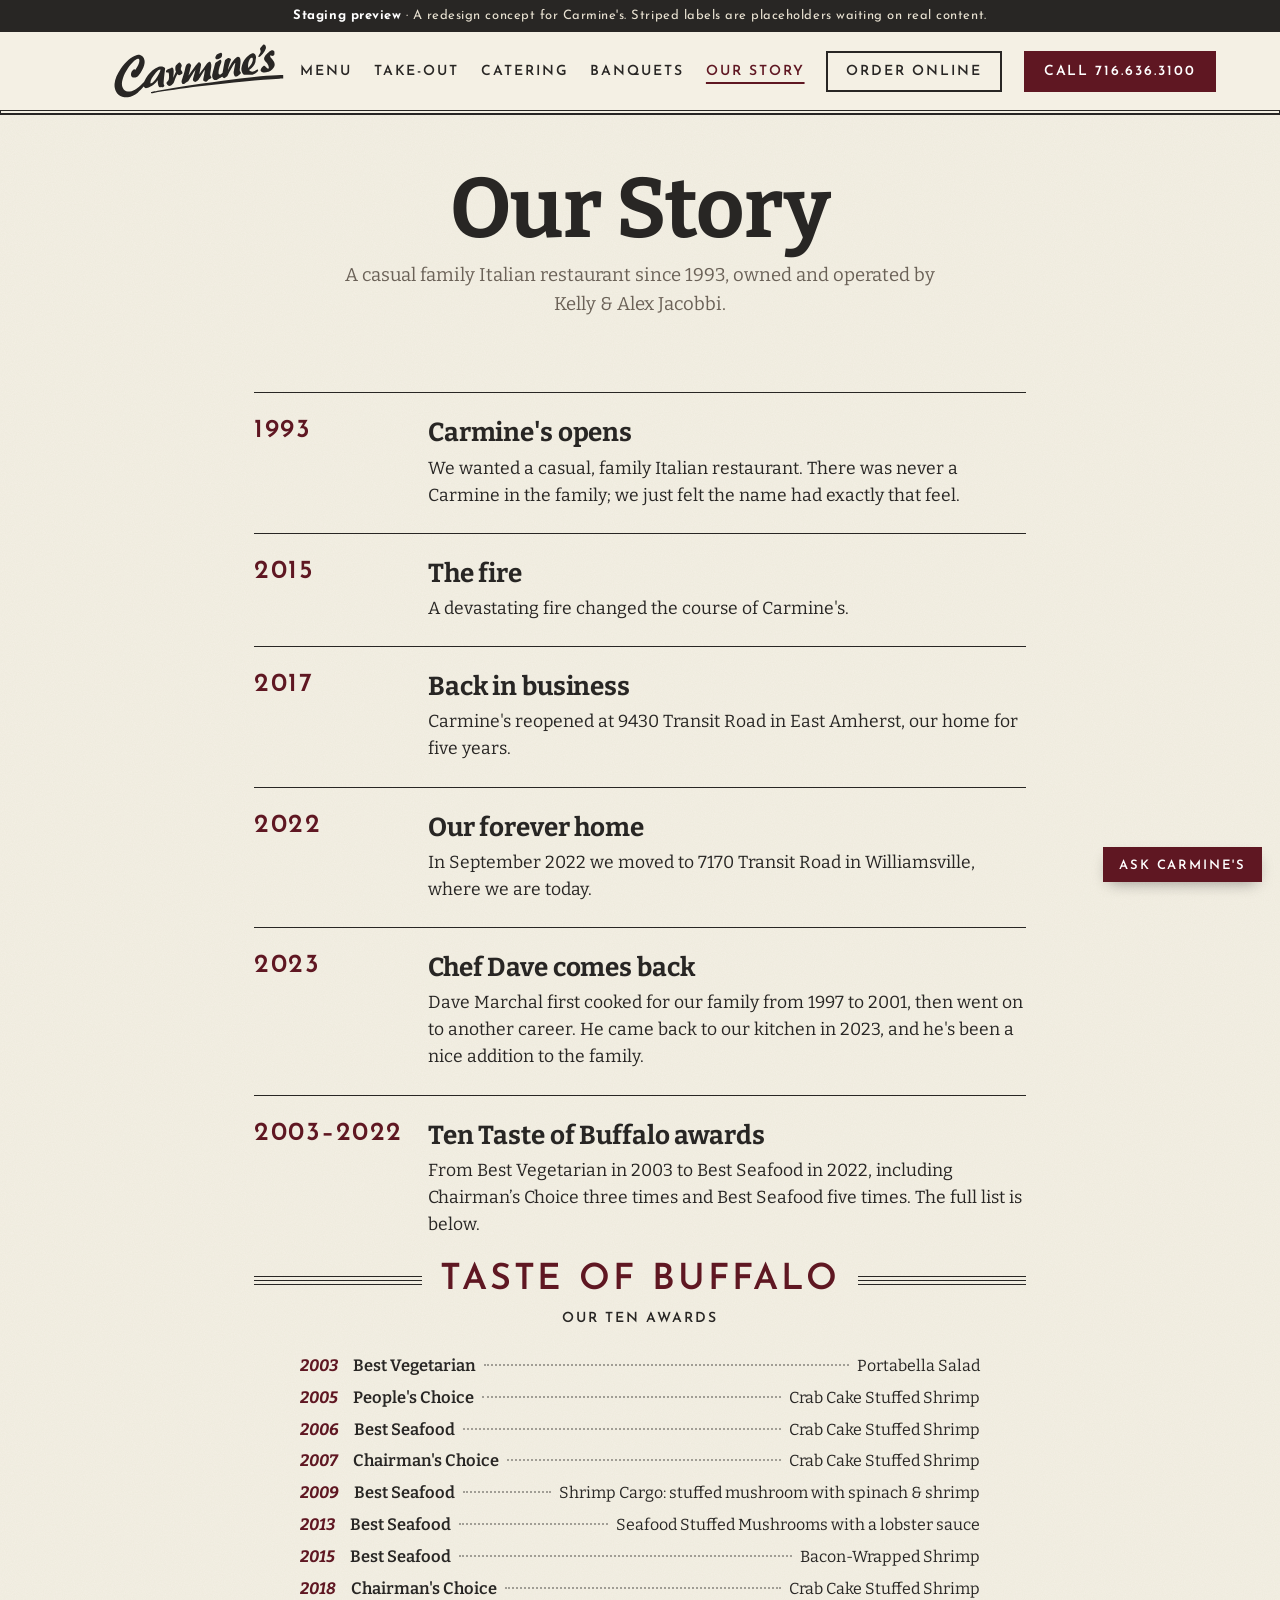
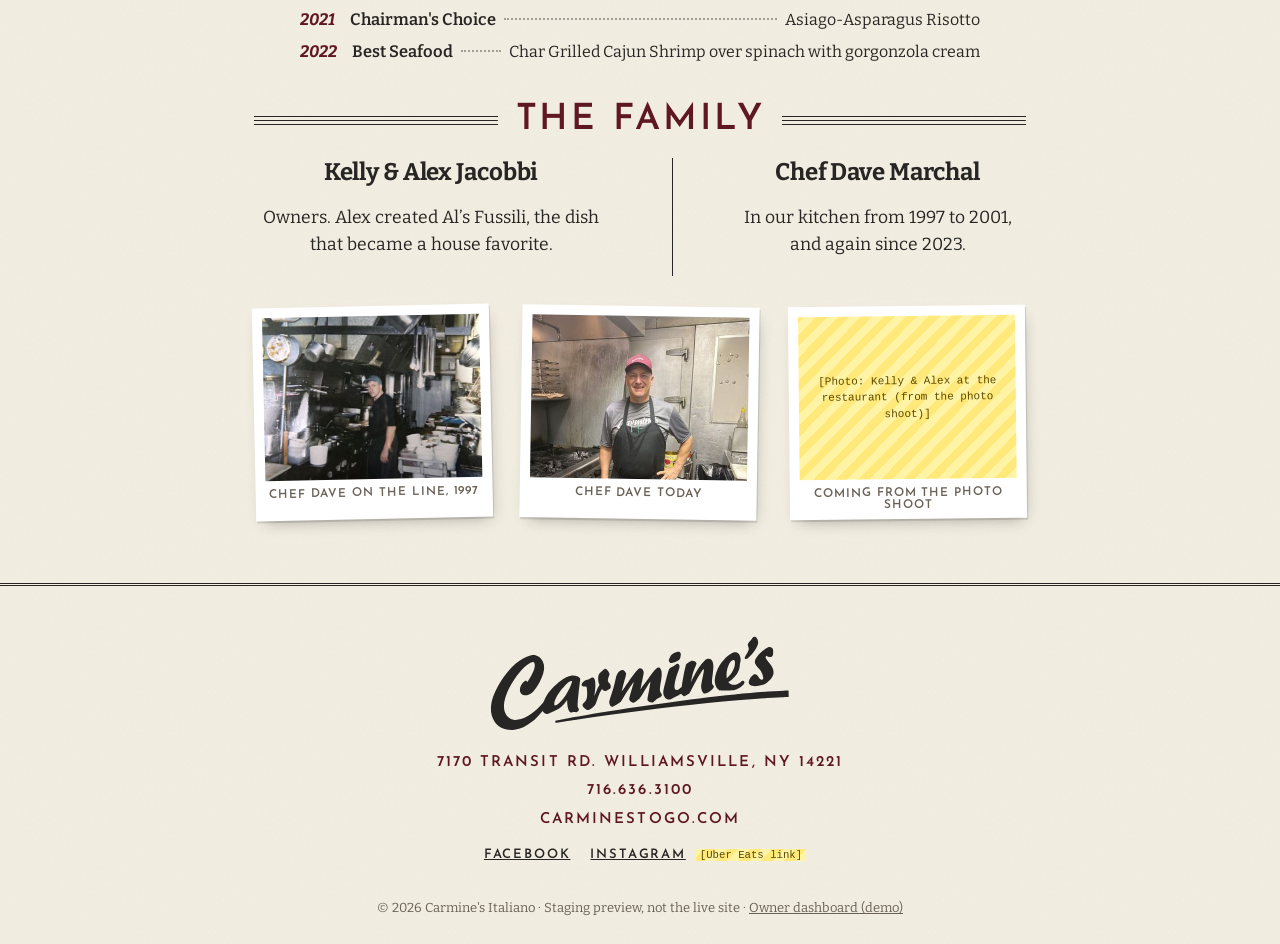
<file: story.html>
<!doctype html>
<html lang="en"><head>
<meta charset="utf-8"><meta name="viewport" content="width=device-width,initial-scale=1">
<title>Our Story | Carmine's Italiano, Williamsville NY</title>
<meta name="description" content="The story of Carmine's Italiano on Transit Road in Williamsville.">
<meta name="robots" content="noindex,nofollow">
<meta name="theme-color" content="#5f1722">
<link rel="icon" type="image/png" href="/assets/img/favicon.png"><link rel="icon" type="image/svg+xml" href="/assets/img/favicon.svg">
<link rel="apple-touch-icon" href="/assets/img/apple-touch-icon.png">
<meta property="og:title" content="Our Story | Carmine's Italiano, Williamsville NY"><meta property="og:description" content="The story of Carmine's Italiano on Transit Road in Williamsville."><meta property="og:type" content="restaurant">
<meta property="og:url" content="https://carminestogo.com/story.html">
<meta property="og:image" content="https://carminestogo.com/assets/img/og-image.png"><meta property="og:image:width" content="1200"><meta property="og:image:height" content="630"><meta property="og:image:alt" content="Carmine's Italiano logo">
<meta name="twitter:card" content="summary_large_image">
<link rel="preconnect" href="https://fonts.googleapis.com"><link rel="preconnect" href="https://fonts.gstatic.com" crossorigin>
<link href="https://fonts.googleapis.com/css2?family=Bitter:ital,wght@0,400;0,700;1,400;1,700&family=Josefin+Sans:wght@600&display=swap" rel="stylesheet">
<link rel="stylesheet" href="/assets/site.css">
<script type="application/ld+json">{"@context":"https://schema.org","@type":"Restaurant","name":"Carmine's Italiano","logo":"https://carminestogo.com/assets/img/og-image.png","servesCuisine":["Italian","Italian-American"],"telephone":"+17166363100","foundingDate":"1993","url":"https://carminestogo.com/","address":{"@type":"PostalAddress","streetAddress":"7170 Transit Road","addressLocality":"Williamsville","addressRegion":"NY","postalCode":"14221","addressCountry":"US"},"areaServed":"Buffalo, NY","sameAs":["https://www.facebook.com/CarminesToGo/","https://www.instagram.com/carminestogo/"],"openingHoursSpecification":[{"@type":"OpeningHoursSpecification","dayOfWeek":["Wednesday","Thursday","Friday","Saturday","Sunday"],"opens":"16:00"}]}</script>
</head><body>

<div class="demo-banner"><b>Staging preview</b> · A redesign concept for Carmine's. Striped labels are placeholders waiting on real content.</div>
<header class="nav"><div class="wrap">
  <a class="brand" href="/" aria-label="Carmine's Italiano, home"><svg xmlns="http://www.w3.org/2000/svg" viewBox="-8 -6 3006 950" role="img" aria-labelledby="hdr-t"><title id="hdr-t">Carmine's Italiano</title>
<path fill="#282624" transform="translate(0,1113) scale(0.1,-0.1)" d="M26372 11105 c-56 -25 -102 -66 -202 -185 -53 -63 -140 -164 -194 -225 -161 -183 -226 -295 -226 -392 0 -30 18 -99 51 -196 49 -142 51 -153 46 -226 -9 -129 -65 -261 -213 -498 -119 -192 -187 -331 -188 -385 -2 -83 63 -136 151 -123 154 23 611 491 867 889 162 252 301 554 326 711 9 57 -8 186 -42 305 -70 254 -227 390 -376 325z M27816 10069 c-276 -69 -889 -600 -1176 -1020 -119 -173 -168 -296 -177 -444 -4 -76 -2 -100 17 -155 40 -120 138 -259 355 -504 169 -192 233 -283 311 -441 72 -149 106 -247 134 -393 25 -127 25 -177 2 -221 -26 -52 -63 -75 -120 -75 -89 0 -179 70 -325 252 -110 137 -196 220 -264 253 -68 34 -160 33 -228 -1 -104 -52 -306 -276 -399 -443 -102 -181 -126 -359 -67 -476 45 -88 167 -169 306 -205 252 -64 661 -35 987 71 144 47 376 164 497 250 116 83 322 279 406 388 247 316 317 621 215 939 -61 191 -175 375 -425 686 -176 220 -264 344 -302 426 -21 47 -24 65 -19 109 7 58 40 145 55 145 5 0 22 -10 38 -23 102 -83 258 -122 393 -97 181 33 254 143 267 405 8 174 -11 358 -44 413 -28 50 -113 109 -202 143 -64 24 -178 33 -235 18z M18736 9618 c-207 -28 -570 -214 -674 -346 -39 -49 -172 -324 -209 -431 -24 -70 -25 -80 -14 -132 15 -70 64 -153 114 -193 35 -28 46 -31 105 -30 75 1 236 33 356 71 245 77 472 216 525 322 44 85 101 352 101 469 0 128 -35 200 -119 245 -55 29 -105 36 -185 25z M24399 9555 c-244 -49 -648 -328 -993 -686 -384 -399 -646 -831 -818 -1354 -87 -265 -135 -501 -145 -711 -19 -416 146 -835 393 -999 104 -69 72 -66 779 -70 702 -4 702 -4 884 56 262 88 685 363 830 540 120 148 123 292 7 348 -86 42 -110 32 -342 -141 -241 -179 -392 -237 -615 -238 -215 0 -424 90 -542 233 l-35 43 137 91 c468 312 828 779 961 1247 35 124 38 142 50 335 7 115 17 182 40 265 43 161 54 274 40 402 -39 366 -199 598 -444 643 -73 13 -102 13 -187 -4z m-9 -804 c14 -10 36 -44 49 -77 23 -53 25 -74 25 -204 1 -166 -13 -249 -73 -430 -112 -337 -315 -655 -595 -935 l-150 -150 -9 45 c-16 82 -11 483 7 620 35 259 100 487 201 698 120 251 242 387 395 440 71 24 110 23 150 -7z M4170 9274 c-14 -2 -59 -9 -100 -15 -41 -6 -127 -26 -192 -45 -437 -125 -938 -412 -1377 -788 -506 -433 -927 -920 -1364 -1576 -683 -1026 -1045 -1891 -1118 -2673 -15 -163 -7 -493 16 -647 64 -429 239 -824 497 -1125 297 -346 681 -541 1208 -616 127 -18 489 -16 643 5 614 80 1149 325 1732 791 320 257 652 593 1009 1023 l69 84 30 -57 c17 -30 57 -85 89 -120 122 -133 253 -166 429 -106 213 72 580 230 830 357 386 196 697 480 998 911 l78 111 6 -201 c9 -304 52 -579 122 -774 60 -169 125 -251 222 -279 59 -17 68 -16 189 22 l82 26 118 -20 c131 -22 183 -19 259 18 82 40 168 147 180 226 6 35 1 51 -45 140 -79 150 -82 161 -81 309 2 359 106 1427 211 2181 22 155 43 320 46 367 6 80 5 90 -21 142 -93 191 -521 316 -902 264 -242 -33 -657 -233 -1022 -493 -401 -285 -869 -738 -1158 -1122 -201 -265 -384 -587 -537 -944 -51 -118 -60 -130 -329 -418 -452 -482 -936 -877 -1372 -1120 -423 -236 -888 -360 -1243 -331 -395 32 -707 248 -886 612 -231 472 -227 1025 14 1747 192 574 467 1121 854 1700 632 943 1371 1661 1783 1731 89 16 135 6 183 -37 59 -53 82 -124 87 -264 5 -130 -14 -248 -68 -418 -65 -200 -224 -547 -359 -782 -87 -151 -269 -428 -298 -454 -27 -24 -48 -15 -65 26 -21 51 -42 63 -111 63 -54 0 -68 -4 -121 -39 -269 -175 -466 -537 -469 -861 -1 -177 43 -303 138 -398 106 -107 233 -151 436 -150 107 0 138 4 215 27 358 108 544 274 892 796 410 613 679 1259 734 1760 15 138 6 367 -21 492 -98 468 -395 816 -779 915 -93 23 -295 39 -361 27z m3944 -2600 c84 -84 -197 -747 -570 -1342 -198 -316 -385 -556 -613 -783 -189 -189 -307 -275 -421 -310 -122 -37 -148 -9 -149 156 -2 342 315 930 846 1572 137 164 493 520 603 603 144 107 261 147 304 104z M21748 8905 c-132 -33 -265 -116 -354 -220 -27 -32 -91 -103 -143 -159 -234 -253 -444 -551 -690 -981 -96 -168 -343 -654 -427 -839 -31 -68 -50 -101 -52 -88 -4 25 49 336 84 492 65 292 139 527 262 836 145 363 185 469 184 496 -3 134 -241 277 -443 266 -80 -4 -167 -44 -364 -168 -165 -104 -213 -144 -236 -194 -38 -86 -160 -622 -248 -1091 -64 -342 -191 -1104 -191 -1152 0 -6 -21 -27 -47 -46 -27 -19 -95 -74 -153 -122 -175 -144 -277 -181 -375 -136 -121 56 -168 201 -146 452 30 336 136 763 302 1211 128 348 150 411 175 508 41 161 28 285 -39 366 -85 102 -190 84 -391 -69 -57 -44 -164 -110 -255 -158 -256 -134 -320 -187 -361 -295 -36 -97 -102 -332 -245 -870 -259 -974 -301 -1159 -312 -1374 -12 -238 62 -445 213 -594 110 -109 225 -156 381 -156 121 0 176 21 398 150 94 54 222 123 285 153 63 30 162 77 220 104 60 29 144 79 194 118 81 61 90 66 99 49 17 -34 193 -201 241 -229 27 -16 56 -25 70 -23 28 6 467 264 506 298 17 15 109 178 235 419 535 1020 979 1782 1130 1939 56 57 65 60 90 35 14 -14 16 -28 11 -82 -11 -101 -62 -393 -111 -626 -96 -462 -162 -826 -171 -950 -17 -213 84 -549 199 -668 59 -60 99 -79 178 -85 146 -10 340 84 573 277 185 153 301 288 325 379 14 51 3 76 -72 166 -28 34 -61 84 -73 111 -62 135 -56 368 26 960 84 613 93 953 29 1205 -73 289 -279 444 -511 385z M16701 8020 c-176 -80 -376 -305 -683 -767 -185 -279 -283 -413 -543 -748 -226 -290 -331 -435 -417 -575 -32 -52 -58 -91 -58 -88 0 4 38 195 85 425 174 849 195 959 217 1106 21 142 21 153 6 226 -21 104 -59 180 -124 250 -67 73 -133 104 -221 105 -79 0 -115 -23 -247 -157 -187 -191 -442 -526 -916 -1202 -368 -525 -683 -966 -687 -962 -5 6 169 688 236 927 183 645 217 786 206 860 -23 160 -225 370 -355 370 -102 0 -244 -66 -341 -158 -168 -158 -282 -408 -364 -802 -97 -466 -215 -898 -390 -1430 -176 -536 -235 -751 -236 -860 0 -126 58 -293 126 -363 51 -53 90 -70 170 -74 65 -4 75 -2 150 35 75 37 620 395 705 463 48 39 55 50 241 366 185 314 384 635 577 928 156 238 494 726 500 721 1 -2 -63 -232 -144 -512 -252 -877 -309 -1095 -320 -1215 -7 -74 11 -130 66 -199 73 -92 246 -200 320 -200 104 0 430 227 638 444 93 97 134 158 387 576 291 480 691 1110 706 1110 7 0 -49 -384 -91 -629 -17 -95 -69 -370 -116 -610 -102 -516 -108 -588 -60 -659 80 -117 298 -215 440 -198 105 14 165 54 341 231 174 176 148 158 417 283 138 64 217 152 218 242 0 44 -33 114 -99 211 -28 43 -61 103 -73 135 -49 141 -32 375 71 958 69 389 85 533 85 786 0 256 -9 301 -85 475 -43 98 -98 164 -155 185 -43 17 -135 11 -183 -10z M11371 7853 c-81 -55 -231 -179 -384 -317 -94 -85 -111 -105 -147 -179 -62 -126 -83 -238 -83 -437 -1 -222 30 -387 106 -574 l25 -59 -33 -51 c-82 -129 -195 -375 -372 -811 -62 -154 -111 -264 -108 -245 145 977 138 1524 -24 1773 -49 76 -145 107 -225 73 -19 -8 -76 -42 -127 -77 -119 -80 -211 -121 -328 -148 -174 -40 -299 -107 -422 -230 -76 -76 -111 -128 -135 -200 -32 -100 6 -188 99 -227 34 -14 68 -17 183 -16 129 2 143 0 168 -19 36 -28 53 -94 70 -274 48 -484 15 -861 -94 -1075 -34 -67 -89 -131 -214 -253 -106 -103 -135 -153 -136 -233 0 -78 45 -157 152 -270 189 -197 370 -271 521 -214 160 60 468 320 599 505 41 58 67 126 213 555 152 447 250 668 405 917 l64 102 60 -62 c84 -85 172 -131 251 -132 55 0 74 7 219 78 206 101 288 155 323 214 24 41 27 57 26 128 -2 163 -44 262 -161 382 -110 113 -127 151 -126 278 2 120 19 189 103 414 34 89 61 176 61 194 -1 85 -150 346 -257 449 -107 103 -167 112 -272 41z M29365 5709 c-1811 -45 -4802 -318 -8495 -775 -4550 -562 -10040 -1395 -13250 -2009 -415 -79 -1158 -230 -1164 -236 -3 -2 5 -51 17 -109 20 -92 25 -105 42 -103 11 1 193 31 405 67 1954 333 5018 769 8160 1161 5597 698 10805 1196 14125 1350 187 9 408 19 490 23 l150 7 2 115 c1 63 -1 206 -4 318 l-5 202 -82 -2 c-44 0 -220 -5 -391 -9z"/>
</svg></a>
  <button class="menu-toggle" aria-label="Menu" onclick="document.querySelector('nav.links').classList.toggle('open')">☰</button>
  <nav class="links">
    <a href="/menu.html">Menu</a><a href="/takeout.html">Take-Out</a><a href="/catering.html">Catering</a><a href="/banquets.html">Banquets</a><a href="/story.html" aria-current="page">Our Story</a>
    <a class="btn ghost" href="https://online.skytab.com/5236d831a504b72d60cf56459a158868" target="_blank" rel="noopener">Order online</a>
    <a class="btn primary" href="tel:+17166363100">Call 716.636.3100</a>
  </nav>
</div></header>
<main>

<section class="page-head"><div class="wrap">
  <h1>Our Story</h1><p>A casual family Italian restaurant since 1993, owned and operated by Kelly & Alex Jacobbi.</p>
</div></section>
<section class="tight"><div class="wrap story-head" style="max-width:820px">
  <ol class="timeline">
    <li class="tl"><div class="tl-y">1993</div><div class="tl-body"><h3>Carmine's opens</h3><p>We wanted a casual, family Italian restaurant. There was never a Carmine in the family; we just felt the name had exactly that feel.</p></div></li>
    <li class="tl"><div class="tl-y">2015</div><div class="tl-body"><h3>The fire</h3><p>A devastating fire changed the course of Carmine's.</p></div></li>
    <li class="tl"><div class="tl-y">2017</div><div class="tl-body"><h3>Back in business</h3><p>Carmine's reopened at 9430 Transit Road in East Amherst, our home for five years.</p></div></li>
    <li class="tl"><div class="tl-y">2022</div><div class="tl-body"><h3>Our forever home</h3><p>In September 2022 we moved to 7170 Transit Road in Williamsville, where we are today.</p></div></li>
    <li class="tl"><div class="tl-y">2023</div><div class="tl-body"><h3>Chef Dave comes back</h3><p>Dave Marchal first cooked for our family from 1997 to 2001, then went on to another career. He came back to our kitchen in 2023, and he's been a nice addition to the family.</p></div></li>
    <li class="tl"><div class="tl-y">2003–2022</div><div class="tl-body"><h3>Ten Taste of Buffalo awards</h3><p>From Best Vegetarian in 2003 to Best Seafood in 2022, including Chairman’s Choice three times and Best Seafood five times. The full list is below.</p></div></li>
  </ol>
  <h2 class="rule-head ">Taste of Buffalo</h2>
  <p class="sub-caps">Our ten awards</p>
  <div class="ledger awards"><div class="lrow"><span class="nm"><b>2003</b> Best Vegetarian</span><span class="dots"></span><span class="pr">Portabella Salad</span></div><div class="lrow"><span class="nm"><b>2005</b> People's Choice</span><span class="dots"></span><span class="pr">Crab Cake Stuffed Shrimp</span></div><div class="lrow"><span class="nm"><b>2006</b> Best Seafood</span><span class="dots"></span><span class="pr">Crab Cake Stuffed Shrimp</span></div><div class="lrow"><span class="nm"><b>2007</b> Chairman's Choice</span><span class="dots"></span><span class="pr">Crab Cake Stuffed Shrimp</span></div><div class="lrow"><span class="nm"><b>2009</b> Best Seafood</span><span class="dots"></span><span class="pr">Shrimp Cargo: stuffed mushroom with spinach & shrimp</span></div><div class="lrow"><span class="nm"><b>2013</b> Best Seafood</span><span class="dots"></span><span class="pr">Seafood Stuffed Mushrooms with a lobster sauce</span></div><div class="lrow"><span class="nm"><b>2015</b> Best Seafood</span><span class="dots"></span><span class="pr">Bacon-Wrapped Shrimp</span></div><div class="lrow"><span class="nm"><b>2018</b> Chairman's Choice</span><span class="dots"></span><span class="pr">Crab Cake Stuffed Shrimp</span></div><div class="lrow"><span class="nm"><b>2021</b> Chairman's Choice</span><span class="dots"></span><span class="pr">Asiago-Asparagus Risotto</span></div><div class="lrow"><span class="nm"><b>2022</b> Best Seafood</span><span class="dots"></span><span class="pr">Char Grilled Cajun Shrimp over spinach with gorgonzola cream</span></div></div>
  <h2 class="rule-head ">The Family</h2>
  <div class="cols2 family">
    <div><h3>Kelly &amp; Alex Jacobbi</h3><p>Owners. Alex created Al’s Fussili, the dish that became a house favorite.</p></div>
    <div><h3>Chef Dave Marchal</h3><p>In our kitchen from 1997 to 2001, and again since 2023.</p></div>
  </div>
  <div class="snaps three" style="margin-top:30px">
    <figure class="snap" style="transform:rotate(-1.2deg)"><img src="/assets/img/library/dave-1997-kitchen-t.jpg" alt="Chef Dave at the stove in our kitchen in 1997, in a ball cap and black apron" loading="lazy"><figcaption>Chef Dave on the line, 1997</figcaption></figure>
    <figure class="snap" style="transform:rotate(0.9deg)"><img src="/assets/img/library/dave-today-t.jpg" alt="Chef Dave today in our kitchen, in a Carmine's cap, shirt and apron" loading="lazy" style="object-position:50% 22%"><figcaption>Chef Dave today</figcaption></figure>
    <figure class="snap" style="transform:rotate(-0.6deg)"><div class="ph ph-block" style="aspect-ratio:4/3;display:grid;place-items:center;text-align:center;margin:0">[Photo: Kelly & Alex at the restaurant (from the photo shoot)]</div><figcaption>Coming from the photo shoot</figcaption></figure>
  </div>
  
</div></section></main>

<footer><div class="wrap">
  <a class="foot-logo" href="/"><svg xmlns="http://www.w3.org/2000/svg" viewBox="-8 -6 3006 950" role="img" aria-labelledby="ftr-t"><title id="ftr-t">Carmine's Italiano</title>
<path fill="#282624" transform="translate(0,1113) scale(0.1,-0.1)" d="M26372 11105 c-56 -25 -102 -66 -202 -185 -53 -63 -140 -164 -194 -225 -161 -183 -226 -295 -226 -392 0 -30 18 -99 51 -196 49 -142 51 -153 46 -226 -9 -129 -65 -261 -213 -498 -119 -192 -187 -331 -188 -385 -2 -83 63 -136 151 -123 154 23 611 491 867 889 162 252 301 554 326 711 9 57 -8 186 -42 305 -70 254 -227 390 -376 325z M27816 10069 c-276 -69 -889 -600 -1176 -1020 -119 -173 -168 -296 -177 -444 -4 -76 -2 -100 17 -155 40 -120 138 -259 355 -504 169 -192 233 -283 311 -441 72 -149 106 -247 134 -393 25 -127 25 -177 2 -221 -26 -52 -63 -75 -120 -75 -89 0 -179 70 -325 252 -110 137 -196 220 -264 253 -68 34 -160 33 -228 -1 -104 -52 -306 -276 -399 -443 -102 -181 -126 -359 -67 -476 45 -88 167 -169 306 -205 252 -64 661 -35 987 71 144 47 376 164 497 250 116 83 322 279 406 388 247 316 317 621 215 939 -61 191 -175 375 -425 686 -176 220 -264 344 -302 426 -21 47 -24 65 -19 109 7 58 40 145 55 145 5 0 22 -10 38 -23 102 -83 258 -122 393 -97 181 33 254 143 267 405 8 174 -11 358 -44 413 -28 50 -113 109 -202 143 -64 24 -178 33 -235 18z M18736 9618 c-207 -28 -570 -214 -674 -346 -39 -49 -172 -324 -209 -431 -24 -70 -25 -80 -14 -132 15 -70 64 -153 114 -193 35 -28 46 -31 105 -30 75 1 236 33 356 71 245 77 472 216 525 322 44 85 101 352 101 469 0 128 -35 200 -119 245 -55 29 -105 36 -185 25z M24399 9555 c-244 -49 -648 -328 -993 -686 -384 -399 -646 -831 -818 -1354 -87 -265 -135 -501 -145 -711 -19 -416 146 -835 393 -999 104 -69 72 -66 779 -70 702 -4 702 -4 884 56 262 88 685 363 830 540 120 148 123 292 7 348 -86 42 -110 32 -342 -141 -241 -179 -392 -237 -615 -238 -215 0 -424 90 -542 233 l-35 43 137 91 c468 312 828 779 961 1247 35 124 38 142 50 335 7 115 17 182 40 265 43 161 54 274 40 402 -39 366 -199 598 -444 643 -73 13 -102 13 -187 -4z m-9 -804 c14 -10 36 -44 49 -77 23 -53 25 -74 25 -204 1 -166 -13 -249 -73 -430 -112 -337 -315 -655 -595 -935 l-150 -150 -9 45 c-16 82 -11 483 7 620 35 259 100 487 201 698 120 251 242 387 395 440 71 24 110 23 150 -7z M4170 9274 c-14 -2 -59 -9 -100 -15 -41 -6 -127 -26 -192 -45 -437 -125 -938 -412 -1377 -788 -506 -433 -927 -920 -1364 -1576 -683 -1026 -1045 -1891 -1118 -2673 -15 -163 -7 -493 16 -647 64 -429 239 -824 497 -1125 297 -346 681 -541 1208 -616 127 -18 489 -16 643 5 614 80 1149 325 1732 791 320 257 652 593 1009 1023 l69 84 30 -57 c17 -30 57 -85 89 -120 122 -133 253 -166 429 -106 213 72 580 230 830 357 386 196 697 480 998 911 l78 111 6 -201 c9 -304 52 -579 122 -774 60 -169 125 -251 222 -279 59 -17 68 -16 189 22 l82 26 118 -20 c131 -22 183 -19 259 18 82 40 168 147 180 226 6 35 1 51 -45 140 -79 150 -82 161 -81 309 2 359 106 1427 211 2181 22 155 43 320 46 367 6 80 5 90 -21 142 -93 191 -521 316 -902 264 -242 -33 -657 -233 -1022 -493 -401 -285 -869 -738 -1158 -1122 -201 -265 -384 -587 -537 -944 -51 -118 -60 -130 -329 -418 -452 -482 -936 -877 -1372 -1120 -423 -236 -888 -360 -1243 -331 -395 32 -707 248 -886 612 -231 472 -227 1025 14 1747 192 574 467 1121 854 1700 632 943 1371 1661 1783 1731 89 16 135 6 183 -37 59 -53 82 -124 87 -264 5 -130 -14 -248 -68 -418 -65 -200 -224 -547 -359 -782 -87 -151 -269 -428 -298 -454 -27 -24 -48 -15 -65 26 -21 51 -42 63 -111 63 -54 0 -68 -4 -121 -39 -269 -175 -466 -537 -469 -861 -1 -177 43 -303 138 -398 106 -107 233 -151 436 -150 107 0 138 4 215 27 358 108 544 274 892 796 410 613 679 1259 734 1760 15 138 6 367 -21 492 -98 468 -395 816 -779 915 -93 23 -295 39 -361 27z m3944 -2600 c84 -84 -197 -747 -570 -1342 -198 -316 -385 -556 -613 -783 -189 -189 -307 -275 -421 -310 -122 -37 -148 -9 -149 156 -2 342 315 930 846 1572 137 164 493 520 603 603 144 107 261 147 304 104z M21748 8905 c-132 -33 -265 -116 -354 -220 -27 -32 -91 -103 -143 -159 -234 -253 -444 -551 -690 -981 -96 -168 -343 -654 -427 -839 -31 -68 -50 -101 -52 -88 -4 25 49 336 84 492 65 292 139 527 262 836 145 363 185 469 184 496 -3 134 -241 277 -443 266 -80 -4 -167 -44 -364 -168 -165 -104 -213 -144 -236 -194 -38 -86 -160 -622 -248 -1091 -64 -342 -191 -1104 -191 -1152 0 -6 -21 -27 -47 -46 -27 -19 -95 -74 -153 -122 -175 -144 -277 -181 -375 -136 -121 56 -168 201 -146 452 30 336 136 763 302 1211 128 348 150 411 175 508 41 161 28 285 -39 366 -85 102 -190 84 -391 -69 -57 -44 -164 -110 -255 -158 -256 -134 -320 -187 -361 -295 -36 -97 -102 -332 -245 -870 -259 -974 -301 -1159 -312 -1374 -12 -238 62 -445 213 -594 110 -109 225 -156 381 -156 121 0 176 21 398 150 94 54 222 123 285 153 63 30 162 77 220 104 60 29 144 79 194 118 81 61 90 66 99 49 17 -34 193 -201 241 -229 27 -16 56 -25 70 -23 28 6 467 264 506 298 17 15 109 178 235 419 535 1020 979 1782 1130 1939 56 57 65 60 90 35 14 -14 16 -28 11 -82 -11 -101 -62 -393 -111 -626 -96 -462 -162 -826 -171 -950 -17 -213 84 -549 199 -668 59 -60 99 -79 178 -85 146 -10 340 84 573 277 185 153 301 288 325 379 14 51 3 76 -72 166 -28 34 -61 84 -73 111 -62 135 -56 368 26 960 84 613 93 953 29 1205 -73 289 -279 444 -511 385z M16701 8020 c-176 -80 -376 -305 -683 -767 -185 -279 -283 -413 -543 -748 -226 -290 -331 -435 -417 -575 -32 -52 -58 -91 -58 -88 0 4 38 195 85 425 174 849 195 959 217 1106 21 142 21 153 6 226 -21 104 -59 180 -124 250 -67 73 -133 104 -221 105 -79 0 -115 -23 -247 -157 -187 -191 -442 -526 -916 -1202 -368 -525 -683 -966 -687 -962 -5 6 169 688 236 927 183 645 217 786 206 860 -23 160 -225 370 -355 370 -102 0 -244 -66 -341 -158 -168 -158 -282 -408 -364 -802 -97 -466 -215 -898 -390 -1430 -176 -536 -235 -751 -236 -860 0 -126 58 -293 126 -363 51 -53 90 -70 170 -74 65 -4 75 -2 150 35 75 37 620 395 705 463 48 39 55 50 241 366 185 314 384 635 577 928 156 238 494 726 500 721 1 -2 -63 -232 -144 -512 -252 -877 -309 -1095 -320 -1215 -7 -74 11 -130 66 -199 73 -92 246 -200 320 -200 104 0 430 227 638 444 93 97 134 158 387 576 291 480 691 1110 706 1110 7 0 -49 -384 -91 -629 -17 -95 -69 -370 -116 -610 -102 -516 -108 -588 -60 -659 80 -117 298 -215 440 -198 105 14 165 54 341 231 174 176 148 158 417 283 138 64 217 152 218 242 0 44 -33 114 -99 211 -28 43 -61 103 -73 135 -49 141 -32 375 71 958 69 389 85 533 85 786 0 256 -9 301 -85 475 -43 98 -98 164 -155 185 -43 17 -135 11 -183 -10z M11371 7853 c-81 -55 -231 -179 -384 -317 -94 -85 -111 -105 -147 -179 -62 -126 -83 -238 -83 -437 -1 -222 30 -387 106 -574 l25 -59 -33 -51 c-82 -129 -195 -375 -372 -811 -62 -154 -111 -264 -108 -245 145 977 138 1524 -24 1773 -49 76 -145 107 -225 73 -19 -8 -76 -42 -127 -77 -119 -80 -211 -121 -328 -148 -174 -40 -299 -107 -422 -230 -76 -76 -111 -128 -135 -200 -32 -100 6 -188 99 -227 34 -14 68 -17 183 -16 129 2 143 0 168 -19 36 -28 53 -94 70 -274 48 -484 15 -861 -94 -1075 -34 -67 -89 -131 -214 -253 -106 -103 -135 -153 -136 -233 0 -78 45 -157 152 -270 189 -197 370 -271 521 -214 160 60 468 320 599 505 41 58 67 126 213 555 152 447 250 668 405 917 l64 102 60 -62 c84 -85 172 -131 251 -132 55 0 74 7 219 78 206 101 288 155 323 214 24 41 27 57 26 128 -2 163 -44 262 -161 382 -110 113 -127 151 -126 278 2 120 19 189 103 414 34 89 61 176 61 194 -1 85 -150 346 -257 449 -107 103 -167 112 -272 41z M29365 5709 c-1811 -45 -4802 -318 -8495 -775 -4550 -562 -10040 -1395 -13250 -2009 -415 -79 -1158 -230 -1164 -236 -3 -2 5 -51 17 -109 20 -92 25 -105 42 -103 11 1 193 31 405 67 1954 333 5018 769 8160 1161 5597 698 10805 1196 14125 1350 187 9 408 19 490 23 l150 7 2 115 c1 63 -1 206 -4 318 l-5 202 -82 -2 c-44 0 -220 -5 -391 -9z"/>
</svg></a>
  <div class="addr">7170 Transit Rd. Williamsville, NY 14221<br><a href="tel:+17166363100">716.636.3100</a><br>carminestogo.com</div>
  <div class="social"><a href="https://www.facebook.com/CarminesToGo/">Facebook</a><a href="https://www.instagram.com/carminestogo/">Instagram</a><span class="ph">[Uber Eats link]</span></div>
  <div class="fine">© 2026 Carmine's Italiano · Staging preview, not the live site · <a href="/admin/">Owner dashboard (demo)</a></div>
</div></footer>
<script src="/assets/menu-data.js" defer></script>
<script src="/assets/chat.js" defer></script>
</body></html>
</file>
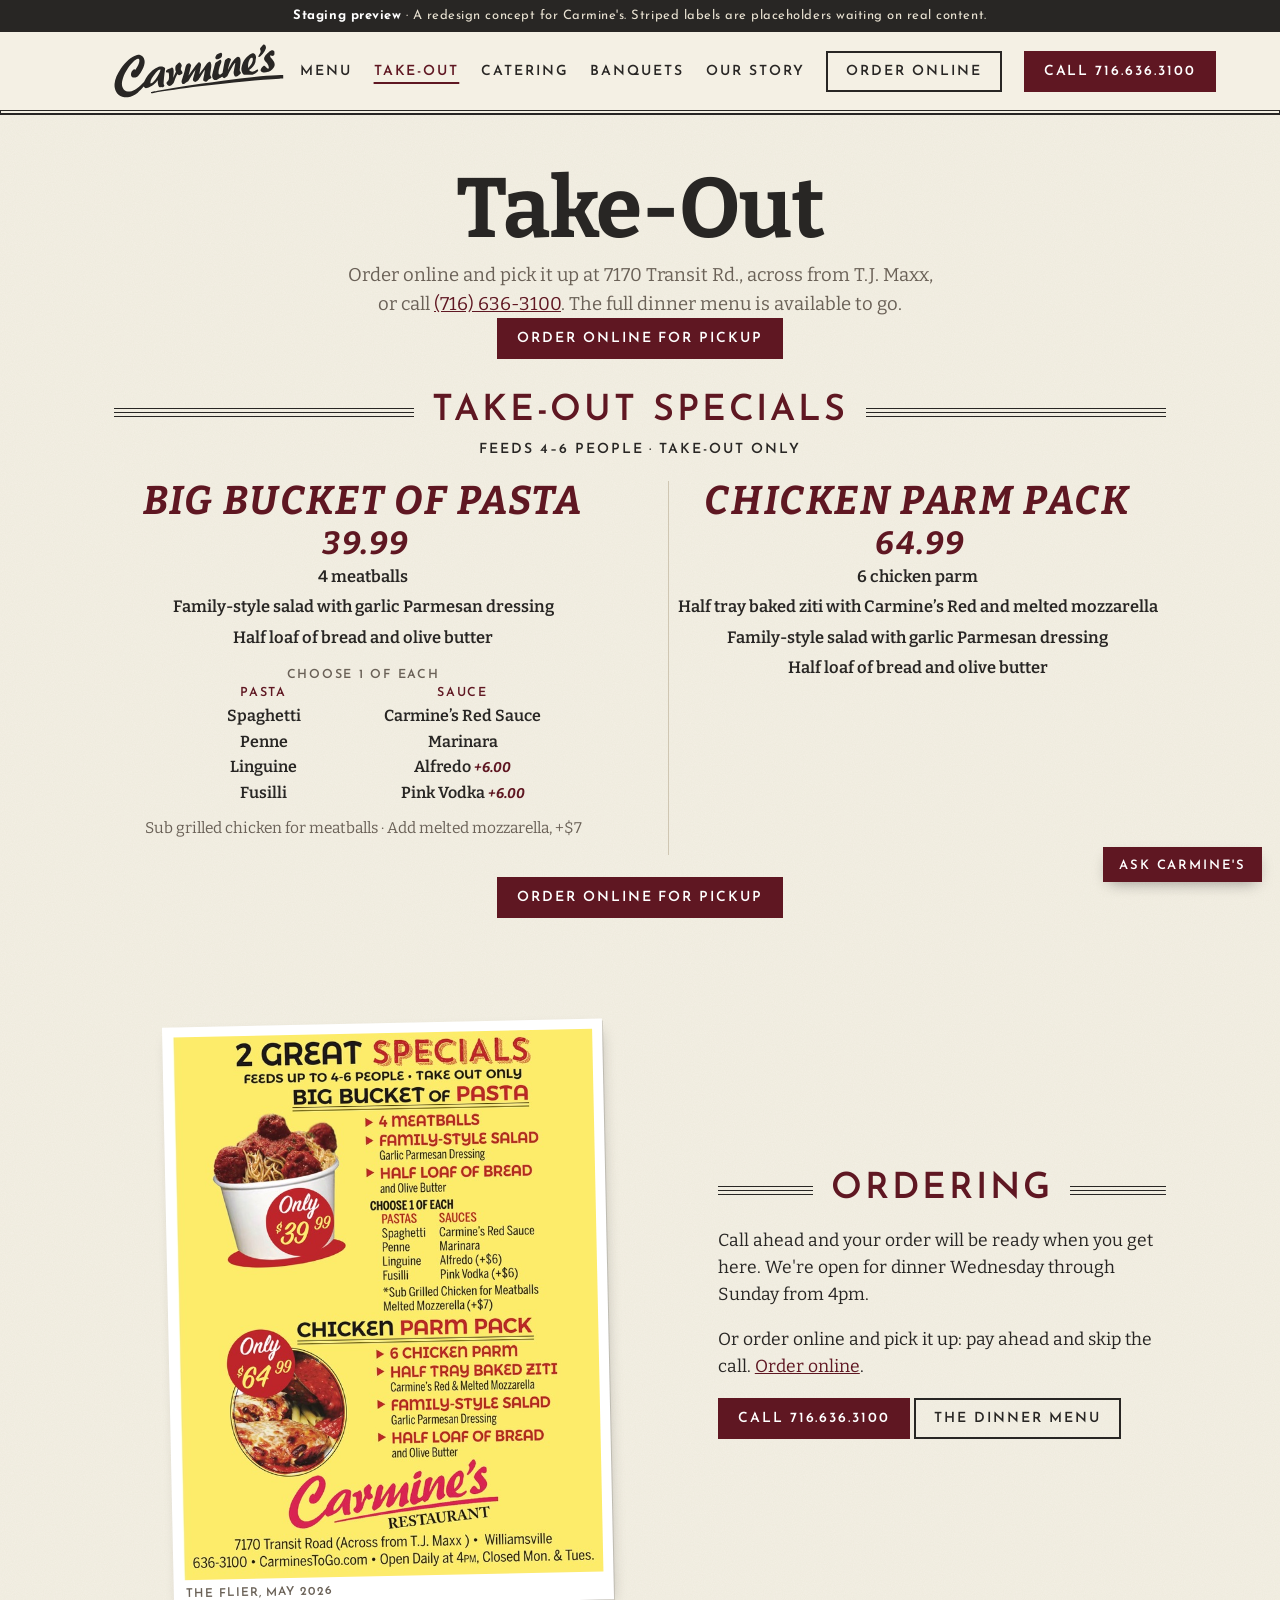
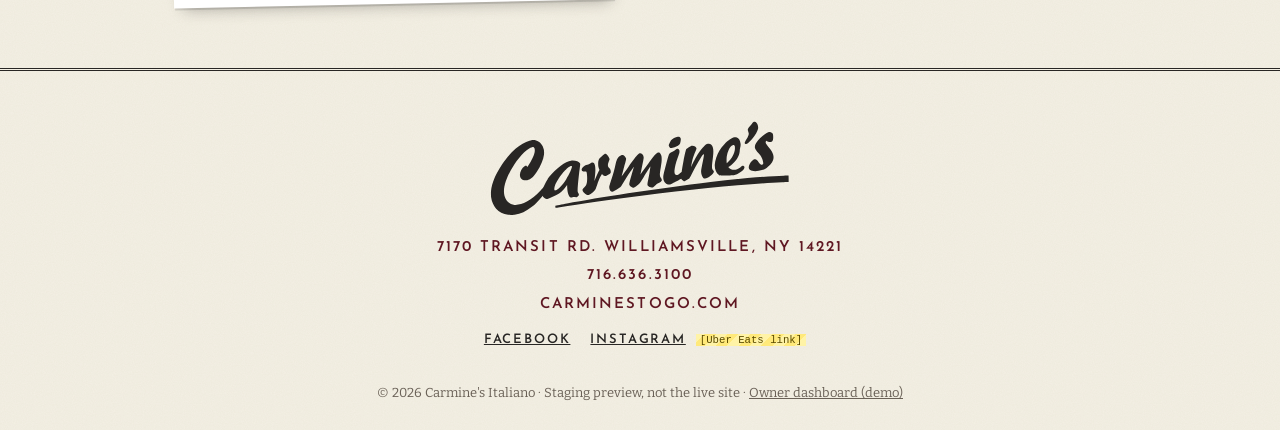
<file: takeout.html>
<!doctype html>
<html lang="en"><head>
<meta charset="utf-8"><meta name="viewport" content="width=device-width,initial-scale=1">
<title>Take-Out | Carmine's Italiano, Williamsville NY</title>
<meta name="description" content="Take-out from Carmine's Italiano: family-size specials that feed 4–6, and the full dinner menu. Call 716-636-3100.">
<meta name="robots" content="noindex,nofollow">
<meta name="theme-color" content="#5f1722">
<link rel="icon" type="image/png" href="/assets/img/favicon.png"><link rel="icon" type="image/svg+xml" href="/assets/img/favicon.svg">
<link rel="apple-touch-icon" href="/assets/img/apple-touch-icon.png">
<meta property="og:title" content="Take-Out | Carmine's Italiano, Williamsville NY"><meta property="og:description" content="Take-out from Carmine's Italiano: family-size specials that feed 4–6, and the full dinner menu. Call 716-636-3100."><meta property="og:type" content="restaurant">
<meta property="og:url" content="https://carminestogo.com/takeout.html">
<meta property="og:image" content="https://carminestogo.com/assets/img/og-image.png"><meta property="og:image:width" content="1200"><meta property="og:image:height" content="630"><meta property="og:image:alt" content="Carmine's Italiano logo">
<meta name="twitter:card" content="summary_large_image">
<link rel="preconnect" href="https://fonts.googleapis.com"><link rel="preconnect" href="https://fonts.gstatic.com" crossorigin>
<link href="https://fonts.googleapis.com/css2?family=Bitter:ital,wght@0,400;0,700;1,400;1,700&family=Josefin+Sans:wght@600&display=swap" rel="stylesheet">
<link rel="stylesheet" href="/assets/site.css">
<script type="application/ld+json">{"@context":"https://schema.org","@type":"Restaurant","name":"Carmine's Italiano","logo":"https://carminestogo.com/assets/img/og-image.png","servesCuisine":["Italian","Italian-American"],"telephone":"+17166363100","foundingDate":"1993","url":"https://carminestogo.com/","address":{"@type":"PostalAddress","streetAddress":"7170 Transit Road","addressLocality":"Williamsville","addressRegion":"NY","postalCode":"14221","addressCountry":"US"},"areaServed":"Buffalo, NY","sameAs":["https://www.facebook.com/CarminesToGo/","https://www.instagram.com/carminestogo/"],"openingHoursSpecification":[{"@type":"OpeningHoursSpecification","dayOfWeek":["Wednesday","Thursday","Friday","Saturday","Sunday"],"opens":"16:00"}]}</script>
</head><body>

<div class="demo-banner"><b>Staging preview</b> · A redesign concept for Carmine's. Striped labels are placeholders waiting on real content.</div>
<header class="nav"><div class="wrap">
  <a class="brand" href="/" aria-label="Carmine's Italiano, home"><svg xmlns="http://www.w3.org/2000/svg" viewBox="-8 -6 3006 950" role="img" aria-labelledby="hdr-t"><title id="hdr-t">Carmine's Italiano</title>
<path fill="#282624" transform="translate(0,1113) scale(0.1,-0.1)" d="M26372 11105 c-56 -25 -102 -66 -202 -185 -53 -63 -140 -164 -194 -225 -161 -183 -226 -295 -226 -392 0 -30 18 -99 51 -196 49 -142 51 -153 46 -226 -9 -129 -65 -261 -213 -498 -119 -192 -187 -331 -188 -385 -2 -83 63 -136 151 -123 154 23 611 491 867 889 162 252 301 554 326 711 9 57 -8 186 -42 305 -70 254 -227 390 -376 325z M27816 10069 c-276 -69 -889 -600 -1176 -1020 -119 -173 -168 -296 -177 -444 -4 -76 -2 -100 17 -155 40 -120 138 -259 355 -504 169 -192 233 -283 311 -441 72 -149 106 -247 134 -393 25 -127 25 -177 2 -221 -26 -52 -63 -75 -120 -75 -89 0 -179 70 -325 252 -110 137 -196 220 -264 253 -68 34 -160 33 -228 -1 -104 -52 -306 -276 -399 -443 -102 -181 -126 -359 -67 -476 45 -88 167 -169 306 -205 252 -64 661 -35 987 71 144 47 376 164 497 250 116 83 322 279 406 388 247 316 317 621 215 939 -61 191 -175 375 -425 686 -176 220 -264 344 -302 426 -21 47 -24 65 -19 109 7 58 40 145 55 145 5 0 22 -10 38 -23 102 -83 258 -122 393 -97 181 33 254 143 267 405 8 174 -11 358 -44 413 -28 50 -113 109 -202 143 -64 24 -178 33 -235 18z M18736 9618 c-207 -28 -570 -214 -674 -346 -39 -49 -172 -324 -209 -431 -24 -70 -25 -80 -14 -132 15 -70 64 -153 114 -193 35 -28 46 -31 105 -30 75 1 236 33 356 71 245 77 472 216 525 322 44 85 101 352 101 469 0 128 -35 200 -119 245 -55 29 -105 36 -185 25z M24399 9555 c-244 -49 -648 -328 -993 -686 -384 -399 -646 -831 -818 -1354 -87 -265 -135 -501 -145 -711 -19 -416 146 -835 393 -999 104 -69 72 -66 779 -70 702 -4 702 -4 884 56 262 88 685 363 830 540 120 148 123 292 7 348 -86 42 -110 32 -342 -141 -241 -179 -392 -237 -615 -238 -215 0 -424 90 -542 233 l-35 43 137 91 c468 312 828 779 961 1247 35 124 38 142 50 335 7 115 17 182 40 265 43 161 54 274 40 402 -39 366 -199 598 -444 643 -73 13 -102 13 -187 -4z m-9 -804 c14 -10 36 -44 49 -77 23 -53 25 -74 25 -204 1 -166 -13 -249 -73 -430 -112 -337 -315 -655 -595 -935 l-150 -150 -9 45 c-16 82 -11 483 7 620 35 259 100 487 201 698 120 251 242 387 395 440 71 24 110 23 150 -7z M4170 9274 c-14 -2 -59 -9 -100 -15 -41 -6 -127 -26 -192 -45 -437 -125 -938 -412 -1377 -788 -506 -433 -927 -920 -1364 -1576 -683 -1026 -1045 -1891 -1118 -2673 -15 -163 -7 -493 16 -647 64 -429 239 -824 497 -1125 297 -346 681 -541 1208 -616 127 -18 489 -16 643 5 614 80 1149 325 1732 791 320 257 652 593 1009 1023 l69 84 30 -57 c17 -30 57 -85 89 -120 122 -133 253 -166 429 -106 213 72 580 230 830 357 386 196 697 480 998 911 l78 111 6 -201 c9 -304 52 -579 122 -774 60 -169 125 -251 222 -279 59 -17 68 -16 189 22 l82 26 118 -20 c131 -22 183 -19 259 18 82 40 168 147 180 226 6 35 1 51 -45 140 -79 150 -82 161 -81 309 2 359 106 1427 211 2181 22 155 43 320 46 367 6 80 5 90 -21 142 -93 191 -521 316 -902 264 -242 -33 -657 -233 -1022 -493 -401 -285 -869 -738 -1158 -1122 -201 -265 -384 -587 -537 -944 -51 -118 -60 -130 -329 -418 -452 -482 -936 -877 -1372 -1120 -423 -236 -888 -360 -1243 -331 -395 32 -707 248 -886 612 -231 472 -227 1025 14 1747 192 574 467 1121 854 1700 632 943 1371 1661 1783 1731 89 16 135 6 183 -37 59 -53 82 -124 87 -264 5 -130 -14 -248 -68 -418 -65 -200 -224 -547 -359 -782 -87 -151 -269 -428 -298 -454 -27 -24 -48 -15 -65 26 -21 51 -42 63 -111 63 -54 0 -68 -4 -121 -39 -269 -175 -466 -537 -469 -861 -1 -177 43 -303 138 -398 106 -107 233 -151 436 -150 107 0 138 4 215 27 358 108 544 274 892 796 410 613 679 1259 734 1760 15 138 6 367 -21 492 -98 468 -395 816 -779 915 -93 23 -295 39 -361 27z m3944 -2600 c84 -84 -197 -747 -570 -1342 -198 -316 -385 -556 -613 -783 -189 -189 -307 -275 -421 -310 -122 -37 -148 -9 -149 156 -2 342 315 930 846 1572 137 164 493 520 603 603 144 107 261 147 304 104z M21748 8905 c-132 -33 -265 -116 -354 -220 -27 -32 -91 -103 -143 -159 -234 -253 -444 -551 -690 -981 -96 -168 -343 -654 -427 -839 -31 -68 -50 -101 -52 -88 -4 25 49 336 84 492 65 292 139 527 262 836 145 363 185 469 184 496 -3 134 -241 277 -443 266 -80 -4 -167 -44 -364 -168 -165 -104 -213 -144 -236 -194 -38 -86 -160 -622 -248 -1091 -64 -342 -191 -1104 -191 -1152 0 -6 -21 -27 -47 -46 -27 -19 -95 -74 -153 -122 -175 -144 -277 -181 -375 -136 -121 56 -168 201 -146 452 30 336 136 763 302 1211 128 348 150 411 175 508 41 161 28 285 -39 366 -85 102 -190 84 -391 -69 -57 -44 -164 -110 -255 -158 -256 -134 -320 -187 -361 -295 -36 -97 -102 -332 -245 -870 -259 -974 -301 -1159 -312 -1374 -12 -238 62 -445 213 -594 110 -109 225 -156 381 -156 121 0 176 21 398 150 94 54 222 123 285 153 63 30 162 77 220 104 60 29 144 79 194 118 81 61 90 66 99 49 17 -34 193 -201 241 -229 27 -16 56 -25 70 -23 28 6 467 264 506 298 17 15 109 178 235 419 535 1020 979 1782 1130 1939 56 57 65 60 90 35 14 -14 16 -28 11 -82 -11 -101 -62 -393 -111 -626 -96 -462 -162 -826 -171 -950 -17 -213 84 -549 199 -668 59 -60 99 -79 178 -85 146 -10 340 84 573 277 185 153 301 288 325 379 14 51 3 76 -72 166 -28 34 -61 84 -73 111 -62 135 -56 368 26 960 84 613 93 953 29 1205 -73 289 -279 444 -511 385z M16701 8020 c-176 -80 -376 -305 -683 -767 -185 -279 -283 -413 -543 -748 -226 -290 -331 -435 -417 -575 -32 -52 -58 -91 -58 -88 0 4 38 195 85 425 174 849 195 959 217 1106 21 142 21 153 6 226 -21 104 -59 180 -124 250 -67 73 -133 104 -221 105 -79 0 -115 -23 -247 -157 -187 -191 -442 -526 -916 -1202 -368 -525 -683 -966 -687 -962 -5 6 169 688 236 927 183 645 217 786 206 860 -23 160 -225 370 -355 370 -102 0 -244 -66 -341 -158 -168 -158 -282 -408 -364 -802 -97 -466 -215 -898 -390 -1430 -176 -536 -235 -751 -236 -860 0 -126 58 -293 126 -363 51 -53 90 -70 170 -74 65 -4 75 -2 150 35 75 37 620 395 705 463 48 39 55 50 241 366 185 314 384 635 577 928 156 238 494 726 500 721 1 -2 -63 -232 -144 -512 -252 -877 -309 -1095 -320 -1215 -7 -74 11 -130 66 -199 73 -92 246 -200 320 -200 104 0 430 227 638 444 93 97 134 158 387 576 291 480 691 1110 706 1110 7 0 -49 -384 -91 -629 -17 -95 -69 -370 -116 -610 -102 -516 -108 -588 -60 -659 80 -117 298 -215 440 -198 105 14 165 54 341 231 174 176 148 158 417 283 138 64 217 152 218 242 0 44 -33 114 -99 211 -28 43 -61 103 -73 135 -49 141 -32 375 71 958 69 389 85 533 85 786 0 256 -9 301 -85 475 -43 98 -98 164 -155 185 -43 17 -135 11 -183 -10z M11371 7853 c-81 -55 -231 -179 -384 -317 -94 -85 -111 -105 -147 -179 -62 -126 -83 -238 -83 -437 -1 -222 30 -387 106 -574 l25 -59 -33 -51 c-82 -129 -195 -375 -372 -811 -62 -154 -111 -264 -108 -245 145 977 138 1524 -24 1773 -49 76 -145 107 -225 73 -19 -8 -76 -42 -127 -77 -119 -80 -211 -121 -328 -148 -174 -40 -299 -107 -422 -230 -76 -76 -111 -128 -135 -200 -32 -100 6 -188 99 -227 34 -14 68 -17 183 -16 129 2 143 0 168 -19 36 -28 53 -94 70 -274 48 -484 15 -861 -94 -1075 -34 -67 -89 -131 -214 -253 -106 -103 -135 -153 -136 -233 0 -78 45 -157 152 -270 189 -197 370 -271 521 -214 160 60 468 320 599 505 41 58 67 126 213 555 152 447 250 668 405 917 l64 102 60 -62 c84 -85 172 -131 251 -132 55 0 74 7 219 78 206 101 288 155 323 214 24 41 27 57 26 128 -2 163 -44 262 -161 382 -110 113 -127 151 -126 278 2 120 19 189 103 414 34 89 61 176 61 194 -1 85 -150 346 -257 449 -107 103 -167 112 -272 41z M29365 5709 c-1811 -45 -4802 -318 -8495 -775 -4550 -562 -10040 -1395 -13250 -2009 -415 -79 -1158 -230 -1164 -236 -3 -2 5 -51 17 -109 20 -92 25 -105 42 -103 11 1 193 31 405 67 1954 333 5018 769 8160 1161 5597 698 10805 1196 14125 1350 187 9 408 19 490 23 l150 7 2 115 c1 63 -1 206 -4 318 l-5 202 -82 -2 c-44 0 -220 -5 -391 -9z"/>
</svg></a>
  <button class="menu-toggle" aria-label="Menu" onclick="document.querySelector('nav.links').classList.toggle('open')">☰</button>
  <nav class="links">
    <a href="/menu.html">Menu</a><a href="/takeout.html" aria-current="page">Take-Out</a><a href="/catering.html">Catering</a><a href="/banquets.html">Banquets</a><a href="/story.html">Our Story</a>
    <a class="btn ghost" href="https://online.skytab.com/5236d831a504b72d60cf56459a158868" target="_blank" rel="noopener">Order online</a>
    <a class="btn primary" href="tel:+17166363100">Call 716.636.3100</a>
  </nav>
</div></header>
<main>

<section class="page-head"><div class="wrap">
  <h1>Take-Out</h1><p>Order online and pick it up at 7170 Transit Rd., across from T.J. Maxx, or call <a href="tel:+17166363100">(716) 636-3100</a>. The full dinner menu is available to go.</p>
</div></section>
<p class="center" style="margin:-10px 0 10px"><a class="btn primary" href="https://online.skytab.com/5236d831a504b72d60cf56459a158868" target="_blank" rel="noopener">Order online for pickup</a></p>

<section class="tight" id="takeout"><div class="wrap">
  <h2 class="rule-head ">Take-Out Specials</h2>
  <p class="sub-caps">Feeds 4–6 people · Take-out only</p>
  <div class="pkgs">
    <div>
      <div class="pkg-name">Big Bucket of Pasta <span class="price">39.99</span></div>
      <ul class="choice-list"><li>4 meatballs</li><li>Family-style salad with garlic Parmesan dressing</li><li>Half loaf of bread and olive butter</li></ul>
      <p class="sub-caps choose" style="margin-top:14px">Choose 1 of each</p>
      <div class="pick2"><div><b>Pasta</b>Spaghetti<br>Penne<br>Linguine<br>Fusilli</div><div><b>Sauce</b>Carmine’s Red Sauce<br>Marinara<br>Alfredo <span class="x">+6.00</span><br>Pink Vodka <span class="x">+6.00</span></div></div>
      <p class="small" style="margin-top:10px">Sub grilled chicken for meatballs · Add melted mozzarella, +$7</p>
    </div>
    <div>
      <div class="pkg-name">Chicken Parm Pack <span class="price">64.99</span></div>
      <ul class="choice-list"><li>6 chicken parm</li><li>Half tray baked ziti with Carmine’s Red and melted mozzarella</li><li>Family-style salad with garlic Parmesan dressing</li><li>Half loaf of bread and olive butter</li></ul>
    </div>
  </div>
  <p class="center" style="margin-top:22px"><a class="btn primary" href="https://online.skytab.com/5236d831a504b72d60cf56459a158868" target="_blank" rel="noopener">Order online for pickup</a></p>
</div></section>
<section class="tight"><div class="wrap split" style="align-items:center">
  <figure class="snap" style="transform:rotate(-1.2deg);max-width:440px;margin:0 auto"><a href="/assets/img/takeout-flier-2026-05-19.jpg" target="_blank" rel="noopener"><img src="/assets/img/takeout-flier-2026-05-19.jpg" alt="Carmine's take-out specials flier: Big Bucket of Pasta $39.99 and Chicken Parm Pack $64.99, feeds 4 to 6, take-out only" style="aspect-ratio:auto"></a><figcaption>The flier, May 2026</figcaption></figure>
  <div>
    <h2 class="rule-head ">Ordering</h2>
    <p>Call ahead and your order will be ready when you get here. We're open for dinner Wednesday through Sunday from 4pm.</p>
    <p>Or order online and pick it up: pay ahead and skip the call. <a href="https://online.skytab.com/5236d831a504b72d60cf56459a158868" target="_blank" rel="noopener">Order online</a>.</p>
    <p><a class="btn primary" href="tel:+17166363100">Call 716.636.3100</a> <a class="btn ghost" href="/menu.html">The dinner menu</a></p>
  </div>
</div></section></main>

<footer><div class="wrap">
  <a class="foot-logo" href="/"><svg xmlns="http://www.w3.org/2000/svg" viewBox="-8 -6 3006 950" role="img" aria-labelledby="ftr-t"><title id="ftr-t">Carmine's Italiano</title>
<path fill="#282624" transform="translate(0,1113) scale(0.1,-0.1)" d="M26372 11105 c-56 -25 -102 -66 -202 -185 -53 -63 -140 -164 -194 -225 -161 -183 -226 -295 -226 -392 0 -30 18 -99 51 -196 49 -142 51 -153 46 -226 -9 -129 -65 -261 -213 -498 -119 -192 -187 -331 -188 -385 -2 -83 63 -136 151 -123 154 23 611 491 867 889 162 252 301 554 326 711 9 57 -8 186 -42 305 -70 254 -227 390 -376 325z M27816 10069 c-276 -69 -889 -600 -1176 -1020 -119 -173 -168 -296 -177 -444 -4 -76 -2 -100 17 -155 40 -120 138 -259 355 -504 169 -192 233 -283 311 -441 72 -149 106 -247 134 -393 25 -127 25 -177 2 -221 -26 -52 -63 -75 -120 -75 -89 0 -179 70 -325 252 -110 137 -196 220 -264 253 -68 34 -160 33 -228 -1 -104 -52 -306 -276 -399 -443 -102 -181 -126 -359 -67 -476 45 -88 167 -169 306 -205 252 -64 661 -35 987 71 144 47 376 164 497 250 116 83 322 279 406 388 247 316 317 621 215 939 -61 191 -175 375 -425 686 -176 220 -264 344 -302 426 -21 47 -24 65 -19 109 7 58 40 145 55 145 5 0 22 -10 38 -23 102 -83 258 -122 393 -97 181 33 254 143 267 405 8 174 -11 358 -44 413 -28 50 -113 109 -202 143 -64 24 -178 33 -235 18z M18736 9618 c-207 -28 -570 -214 -674 -346 -39 -49 -172 -324 -209 -431 -24 -70 -25 -80 -14 -132 15 -70 64 -153 114 -193 35 -28 46 -31 105 -30 75 1 236 33 356 71 245 77 472 216 525 322 44 85 101 352 101 469 0 128 -35 200 -119 245 -55 29 -105 36 -185 25z M24399 9555 c-244 -49 -648 -328 -993 -686 -384 -399 -646 -831 -818 -1354 -87 -265 -135 -501 -145 -711 -19 -416 146 -835 393 -999 104 -69 72 -66 779 -70 702 -4 702 -4 884 56 262 88 685 363 830 540 120 148 123 292 7 348 -86 42 -110 32 -342 -141 -241 -179 -392 -237 -615 -238 -215 0 -424 90 -542 233 l-35 43 137 91 c468 312 828 779 961 1247 35 124 38 142 50 335 7 115 17 182 40 265 43 161 54 274 40 402 -39 366 -199 598 -444 643 -73 13 -102 13 -187 -4z m-9 -804 c14 -10 36 -44 49 -77 23 -53 25 -74 25 -204 1 -166 -13 -249 -73 -430 -112 -337 -315 -655 -595 -935 l-150 -150 -9 45 c-16 82 -11 483 7 620 35 259 100 487 201 698 120 251 242 387 395 440 71 24 110 23 150 -7z M4170 9274 c-14 -2 -59 -9 -100 -15 -41 -6 -127 -26 -192 -45 -437 -125 -938 -412 -1377 -788 -506 -433 -927 -920 -1364 -1576 -683 -1026 -1045 -1891 -1118 -2673 -15 -163 -7 -493 16 -647 64 -429 239 -824 497 -1125 297 -346 681 -541 1208 -616 127 -18 489 -16 643 5 614 80 1149 325 1732 791 320 257 652 593 1009 1023 l69 84 30 -57 c17 -30 57 -85 89 -120 122 -133 253 -166 429 -106 213 72 580 230 830 357 386 196 697 480 998 911 l78 111 6 -201 c9 -304 52 -579 122 -774 60 -169 125 -251 222 -279 59 -17 68 -16 189 22 l82 26 118 -20 c131 -22 183 -19 259 18 82 40 168 147 180 226 6 35 1 51 -45 140 -79 150 -82 161 -81 309 2 359 106 1427 211 2181 22 155 43 320 46 367 6 80 5 90 -21 142 -93 191 -521 316 -902 264 -242 -33 -657 -233 -1022 -493 -401 -285 -869 -738 -1158 -1122 -201 -265 -384 -587 -537 -944 -51 -118 -60 -130 -329 -418 -452 -482 -936 -877 -1372 -1120 -423 -236 -888 -360 -1243 -331 -395 32 -707 248 -886 612 -231 472 -227 1025 14 1747 192 574 467 1121 854 1700 632 943 1371 1661 1783 1731 89 16 135 6 183 -37 59 -53 82 -124 87 -264 5 -130 -14 -248 -68 -418 -65 -200 -224 -547 -359 -782 -87 -151 -269 -428 -298 -454 -27 -24 -48 -15 -65 26 -21 51 -42 63 -111 63 -54 0 -68 -4 -121 -39 -269 -175 -466 -537 -469 -861 -1 -177 43 -303 138 -398 106 -107 233 -151 436 -150 107 0 138 4 215 27 358 108 544 274 892 796 410 613 679 1259 734 1760 15 138 6 367 -21 492 -98 468 -395 816 -779 915 -93 23 -295 39 -361 27z m3944 -2600 c84 -84 -197 -747 -570 -1342 -198 -316 -385 -556 -613 -783 -189 -189 -307 -275 -421 -310 -122 -37 -148 -9 -149 156 -2 342 315 930 846 1572 137 164 493 520 603 603 144 107 261 147 304 104z M21748 8905 c-132 -33 -265 -116 -354 -220 -27 -32 -91 -103 -143 -159 -234 -253 -444 -551 -690 -981 -96 -168 -343 -654 -427 -839 -31 -68 -50 -101 -52 -88 -4 25 49 336 84 492 65 292 139 527 262 836 145 363 185 469 184 496 -3 134 -241 277 -443 266 -80 -4 -167 -44 -364 -168 -165 -104 -213 -144 -236 -194 -38 -86 -160 -622 -248 -1091 -64 -342 -191 -1104 -191 -1152 0 -6 -21 -27 -47 -46 -27 -19 -95 -74 -153 -122 -175 -144 -277 -181 -375 -136 -121 56 -168 201 -146 452 30 336 136 763 302 1211 128 348 150 411 175 508 41 161 28 285 -39 366 -85 102 -190 84 -391 -69 -57 -44 -164 -110 -255 -158 -256 -134 -320 -187 -361 -295 -36 -97 -102 -332 -245 -870 -259 -974 -301 -1159 -312 -1374 -12 -238 62 -445 213 -594 110 -109 225 -156 381 -156 121 0 176 21 398 150 94 54 222 123 285 153 63 30 162 77 220 104 60 29 144 79 194 118 81 61 90 66 99 49 17 -34 193 -201 241 -229 27 -16 56 -25 70 -23 28 6 467 264 506 298 17 15 109 178 235 419 535 1020 979 1782 1130 1939 56 57 65 60 90 35 14 -14 16 -28 11 -82 -11 -101 -62 -393 -111 -626 -96 -462 -162 -826 -171 -950 -17 -213 84 -549 199 -668 59 -60 99 -79 178 -85 146 -10 340 84 573 277 185 153 301 288 325 379 14 51 3 76 -72 166 -28 34 -61 84 -73 111 -62 135 -56 368 26 960 84 613 93 953 29 1205 -73 289 -279 444 -511 385z M16701 8020 c-176 -80 -376 -305 -683 -767 -185 -279 -283 -413 -543 -748 -226 -290 -331 -435 -417 -575 -32 -52 -58 -91 -58 -88 0 4 38 195 85 425 174 849 195 959 217 1106 21 142 21 153 6 226 -21 104 -59 180 -124 250 -67 73 -133 104 -221 105 -79 0 -115 -23 -247 -157 -187 -191 -442 -526 -916 -1202 -368 -525 -683 -966 -687 -962 -5 6 169 688 236 927 183 645 217 786 206 860 -23 160 -225 370 -355 370 -102 0 -244 -66 -341 -158 -168 -158 -282 -408 -364 -802 -97 -466 -215 -898 -390 -1430 -176 -536 -235 -751 -236 -860 0 -126 58 -293 126 -363 51 -53 90 -70 170 -74 65 -4 75 -2 150 35 75 37 620 395 705 463 48 39 55 50 241 366 185 314 384 635 577 928 156 238 494 726 500 721 1 -2 -63 -232 -144 -512 -252 -877 -309 -1095 -320 -1215 -7 -74 11 -130 66 -199 73 -92 246 -200 320 -200 104 0 430 227 638 444 93 97 134 158 387 576 291 480 691 1110 706 1110 7 0 -49 -384 -91 -629 -17 -95 -69 -370 -116 -610 -102 -516 -108 -588 -60 -659 80 -117 298 -215 440 -198 105 14 165 54 341 231 174 176 148 158 417 283 138 64 217 152 218 242 0 44 -33 114 -99 211 -28 43 -61 103 -73 135 -49 141 -32 375 71 958 69 389 85 533 85 786 0 256 -9 301 -85 475 -43 98 -98 164 -155 185 -43 17 -135 11 -183 -10z M11371 7853 c-81 -55 -231 -179 -384 -317 -94 -85 -111 -105 -147 -179 -62 -126 -83 -238 -83 -437 -1 -222 30 -387 106 -574 l25 -59 -33 -51 c-82 -129 -195 -375 -372 -811 -62 -154 -111 -264 -108 -245 145 977 138 1524 -24 1773 -49 76 -145 107 -225 73 -19 -8 -76 -42 -127 -77 -119 -80 -211 -121 -328 -148 -174 -40 -299 -107 -422 -230 -76 -76 -111 -128 -135 -200 -32 -100 6 -188 99 -227 34 -14 68 -17 183 -16 129 2 143 0 168 -19 36 -28 53 -94 70 -274 48 -484 15 -861 -94 -1075 -34 -67 -89 -131 -214 -253 -106 -103 -135 -153 -136 -233 0 -78 45 -157 152 -270 189 -197 370 -271 521 -214 160 60 468 320 599 505 41 58 67 126 213 555 152 447 250 668 405 917 l64 102 60 -62 c84 -85 172 -131 251 -132 55 0 74 7 219 78 206 101 288 155 323 214 24 41 27 57 26 128 -2 163 -44 262 -161 382 -110 113 -127 151 -126 278 2 120 19 189 103 414 34 89 61 176 61 194 -1 85 -150 346 -257 449 -107 103 -167 112 -272 41z M29365 5709 c-1811 -45 -4802 -318 -8495 -775 -4550 -562 -10040 -1395 -13250 -2009 -415 -79 -1158 -230 -1164 -236 -3 -2 5 -51 17 -109 20 -92 25 -105 42 -103 11 1 193 31 405 67 1954 333 5018 769 8160 1161 5597 698 10805 1196 14125 1350 187 9 408 19 490 23 l150 7 2 115 c1 63 -1 206 -4 318 l-5 202 -82 -2 c-44 0 -220 -5 -391 -9z"/>
</svg></a>
  <div class="addr">7170 Transit Rd. Williamsville, NY 14221<br><a href="tel:+17166363100">716.636.3100</a><br>carminestogo.com</div>
  <div class="social"><a href="https://www.facebook.com/CarminesToGo/">Facebook</a><a href="https://www.instagram.com/carminestogo/">Instagram</a><span class="ph">[Uber Eats link]</span></div>
  <div class="fine">© 2026 Carmine's Italiano · Staging preview, not the live site · <a href="/admin/">Owner dashboard (demo)</a></div>
</div></footer>
<script src="/assets/menu-data.js" defer></script>
<script src="/assets/chat.js" defer></script>
</body></html>
</file>
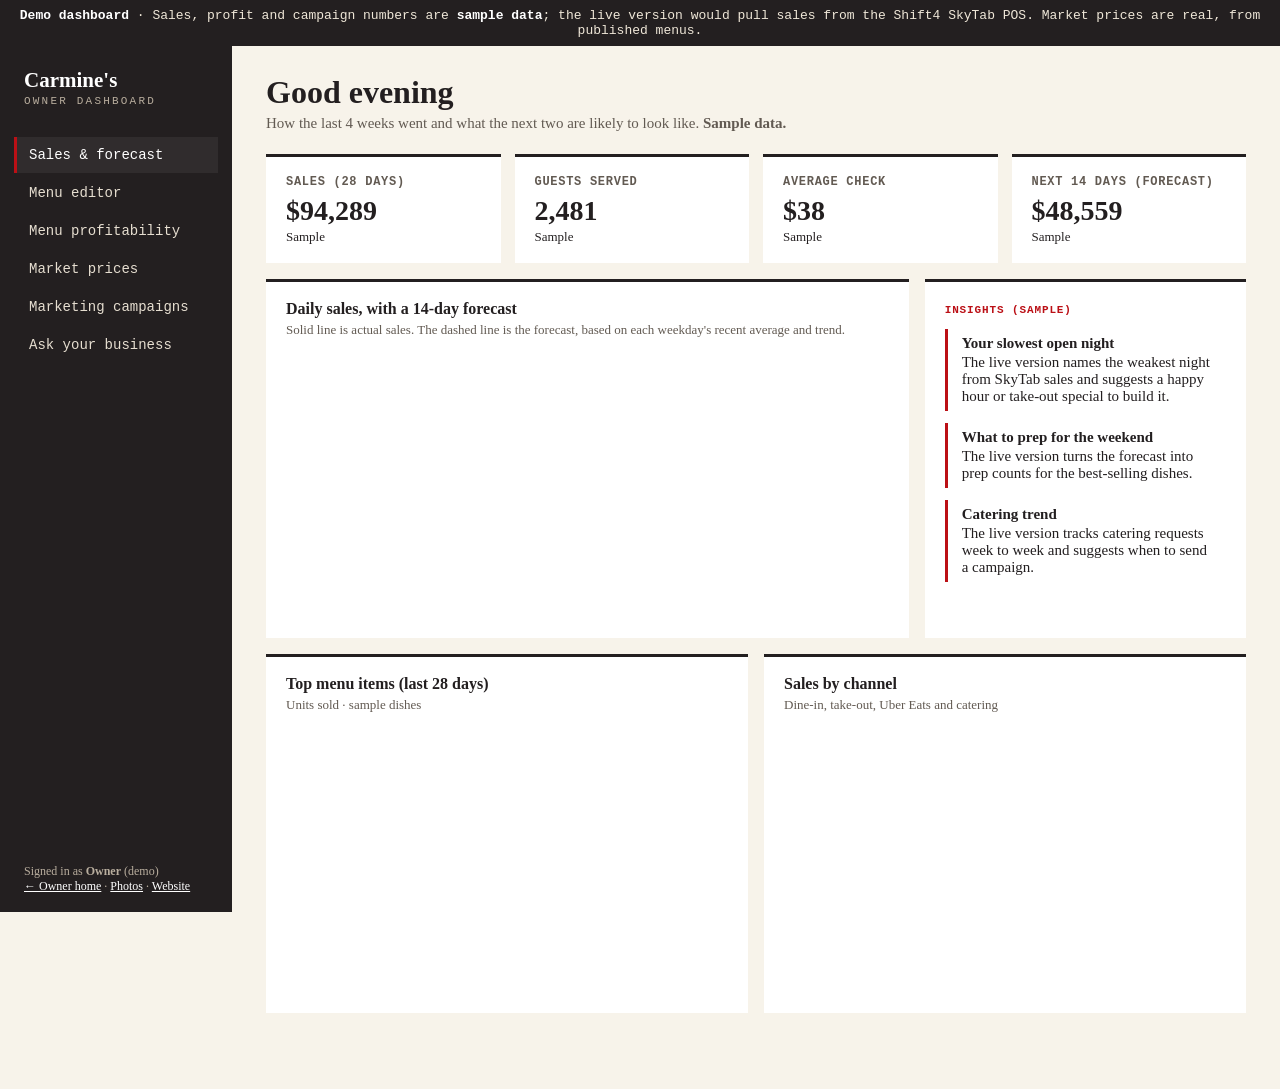
<file: admin/insights.html>
<!doctype html>
<html lang="en"><head>
<meta charset="utf-8"><meta name="viewport" content="width=device-width,initial-scale=1">
<title>Business Insights (Demo) · Carmine's</title>
<meta name="robots" content="noindex,nofollow">
<script src="/assets/chart.umd.js"></script>
<script src="/assets/menu-data.js"></script>
<link rel="icon" type="image/png" href="/assets/img/favicon.png">
<style>
/* BRAND PLACEHOLDER: neutral type and the logo's red/green until the brand pass restyles this with the site. */
:root{--bg:#f7f3ea;--panel:#fff;--ink:#231f20;--muted:#625a52;--line:#d8cfbd;--red:#bb1016;--green:#2f6409;--blue:#3d5a73;--good:#2f6409;--warn:#9a6a10;--bad:#bb1016;
  --serif:Georgia,"Times New Roman",serif;--type:"Courier New",Courier,monospace}
*{box-sizing:border-box}
body{margin:0;font-family:var(--serif);background:var(--bg);color:var(--ink);font-size:15px}
.banner{background:var(--ink);color:#efe7d8;text-align:center;font:13px var(--type);padding:8px}
.banner b{color:#fff}
.app{display:grid;grid-template-columns:232px 1fr;min-height:calc(100vh - 34px)}
aside{background:var(--ink);color:#e6ded0;padding:22px 14px;position:sticky;top:0;height:calc(100vh - 34px)}
aside .brand{font:700 21px var(--serif);color:#fff;padding:0 10px 4px}
aside .brand small{display:block;font:11px var(--type);letter-spacing:.2em;text-transform:uppercase;color:#b9ae9e;margin-top:2px}
aside nav{margin-top:26px;display:grid;gap:2px}
aside button{all:unset;cursor:pointer;padding:10px 12px;font:14px var(--type);display:flex;gap:10px;align-items:center;border-left:3px solid transparent}
aside button:hover{background:rgba(255,255,255,.07)}
aside button.on{border-left-color:var(--red);color:#fff;background:rgba(255,255,255,.06)}
aside .foot{position:absolute;bottom:18px;left:14px;right:14px;font-size:12px;color:#b9ae9e;padding:0 10px}
aside .foot a{color:#fff}
main{padding:28px 34px 60px;max-width:1240px}
h1{font:700 32px var(--serif);margin:0 0 4px}
.lede{color:var(--muted);margin:0 0 22px}
.tab{display:none}.tab.on{display:block}
.kpis{display:grid;grid-template-columns:repeat(4,1fr);gap:14px;margin-bottom:16px}
.card{background:var(--panel);border-top:3px solid var(--ink);padding:18px 20px}
.kpi .l{color:var(--muted);font:700 12px var(--type);text-transform:uppercase;letter-spacing:.06em}
.kpi .v{font-size:28px;font-weight:700;margin-top:6px;font-variant-numeric:tabular-nums}
.kpi .d{font-size:13px;margin-top:2px}
.up{color:var(--good)}.down{color:var(--bad)}
.row{display:grid;gap:16px;margin-bottom:16px}
.r21{grid-template-columns:2fr 1fr}.r11{grid-template-columns:1fr 1fr}
.card h3{margin:0 0 4px;font-size:16px}
.card .hint{color:var(--muted);font-size:13px;margin:0 0 12px}
.chartbox{position:relative;height:270px}
table{width:100%;border-collapse:collapse;font-variant-numeric:tabular-nums}
th{text-align:left;font:700 12px var(--type);text-transform:uppercase;letter-spacing:.06em;color:var(--muted);padding:8px 10px;border-bottom:1px solid var(--line)}
td{padding:10px;border-bottom:1px dotted var(--line)}
td.n,th.n{text-align:right}
.tag{font:700 12px var(--type);text-transform:uppercase;letter-spacing:.04em}
.p-star{color:var(--good)}.p-plow{color:var(--blue)}.p-puz{color:var(--warn)}.p-dog{color:var(--bad)}
.insight{border-left:3px solid var(--red);padding:6px 14px;margin:12px 0}
.insight b{display:block;margin-bottom:2px}
.ai{font:700 11px var(--type);letter-spacing:.08em;text-transform:uppercase;color:var(--red)}
.btn{all:unset;cursor:pointer;padding:9px 16px;font:700 13px var(--type);text-transform:uppercase;letter-spacing:.04em;display:inline-flex;gap:6px;align-items:center;border:2px solid var(--ink)}
.btn.pri{background:var(--red);border-color:var(--red);color:#fff}.btn.pri:hover{background:#8e0c11}
.btn.sec:hover{background:var(--bg)}
input,select,textarea{font:inherit;padding:8px 2px;border:0;border-bottom:2px solid var(--ink);background:transparent;width:100%}
input:focus,select:focus,textarea:focus{outline:none;border-color:var(--red)}
textarea{resize:vertical}
label{display:grid;gap:5px;font:700 12px var(--type);text-transform:uppercase}
.stack{display:grid;gap:14px}
.toast{position:fixed;bottom:22px;left:50%;transform:translateX(-50%);background:var(--ink);color:#fff;padding:11px 18px;font-size:14px;opacity:0;transition:.25s;pointer-events:none}
.toast.on{opacity:1}
.email-prev{background:var(--panel);border-top:3px solid var(--red)}
.email-prev .eh{padding:18px 22px 0;font:700 22px var(--serif)}
.email-prev .eb{padding:12px 22px 18px;white-space:pre-wrap;line-height:1.6}
.chatlog{height:340px;overflow:auto;display:flex;flex-direction:column;gap:10px;padding:4px}
.m{max-width:80%;padding:10px 14px;line-height:1.5}
.m.u{align-self:flex-end;background:var(--ink);color:#fff}
.m.a{align-self:flex-start;border-left:3px solid var(--red);background:var(--bg)}
.chips{display:flex;gap:6px;flex-wrap:wrap;margin:10px 0}
.chips button{all:unset;cursor:pointer;border-bottom:2px solid var(--ink);padding:4px 2px;margin-right:10px;font:13px var(--type)}
.chips button:hover{color:var(--red);border-color:var(--red)}
.src{font-size:12px;color:var(--muted);margin-top:8px}
.ph{background:repeating-linear-gradient(-45deg,#fff3a6 0 8px,#ffe97a 8px 16px);color:#5a4a00;font-family:var(--type);padding:0 4px}
.app>*,.row>*{min-width:0}.card{overflow-x:auto}
@media (max-width:900px){.app{grid-template-columns:1fr}aside{position:static;height:auto}aside .foot{position:static;margin-top:16px}.kpis{grid-template-columns:1fr 1fr}.r21,.r11{grid-template-columns:1fr}main{padding:20px}}
</style>
</head><body>
<div class="banner"><b>Demo dashboard</b> · Sales, profit and campaign numbers are <b>sample data</b>; the live version would pull sales from the Shift4 SkyTab POS. Market prices are real, from published menus.</div>
<div class="app">
<aside>
  <div class="brand">Carmine's<small>Owner dashboard</small></div>
  <nav>
    <button data-t="overview" class="on">Sales &amp; forecast</button>
    <button data-t="menu">Menu editor</button>
    <button data-t="profit">Menu profitability</button>
    <button data-t="market">Market prices</button>
    <button data-t="campaigns">Marketing campaigns</button>
    <button data-t="ask">Ask your business</button>
  </nav>
  <div class="foot">Signed in as <b>Owner</b> (demo)<br><a href="/admin/">← Owner home</a> · <a href="/admin/photos.html">Photos</a> · <a href="/">Website</a></div>
</aside>
<main>

<!-- OVERVIEW -->
<section class="tab on" id="t-overview">
  <h1>Good evening</h1>
  <p class="lede">How the last 4 weeks went and what the next two are likely to look like. <b>Sample data.</b></p>
  <div class="kpis" id="kpis"></div>
  <div class="row r21">
    <div class="card"><h3>Daily sales, with a 14-day forecast</h3><p class="hint">Solid line is actual sales. The dashed line is the forecast, based on each weekday's recent average and trend.</p><div class="chartbox"><canvas id="cSales"></canvas></div></div>
    <div class="card"><span class="ai">Insights (sample)</span>
      <div class="insight"><b>Your slowest open night</b>The live version names the weakest night from SkyTab sales and suggests a happy hour or take-out special to build it.</div>
      <div class="insight"><b>What to prep for the weekend</b>The live version turns the forecast into prep counts for the best-selling dishes.</div>
      <div class="insight"><b>Catering trend</b>The live version tracks catering requests week to week and suggests when to send a campaign.</div>
    </div>
  </div>
  <div class="row r11">
    <div class="card"><h3>Top menu items (last 28 days)</h3><p class="hint">Units sold · sample dishes</p><div class="chartbox"><canvas id="cTop"></canvas></div></div>
    <div class="card"><h3>Sales by channel</h3><p class="hint">Dine-in, take-out, Uber Eats and catering</p><div class="chartbox"><canvas id="cChan"></canvas></div></div>
  </div>
</section>

<!-- MENU EDITOR -->
<section class="tab" id="t-menu">
  <h1>Menu editor</h1>
  <p class="lede">Change a price or description here and the website, the chatbot and the AI-search data all update together. Loaded from <span id="menuSrc"></span>.</p>
  <div class="card">
    <table id="menuTbl"><thead><tr><th>Item</th><th>Section</th><th>Description</th><th class="n">Price</th></tr></thead><tbody></tbody></table>
    <div style="display:flex;gap:10px;margin-top:16px"><button class="btn sec" onclick="addItem()">+ Add item</button><button class="btn pri" onclick="toast('Demo: in the live version this publishes to the website instantly')">Publish changes</button></div>
  </div>
</section>

<!-- PROFIT -->
<section class="tab" id="t-profit">
  <h1>Menu profitability</h1>
  <p class="lede">Which dishes earn the most per plate, and which ones sell. Food cost comes from recipe quantities and supplier prices. <b>Sample dishes and numbers.</b></p>
  <div class="row r11">
    <div class="card"><h3>Popularity vs. profit per plate</h3><p class="hint">Top right are Stars. Bottom left are worth rethinking.</p><div class="chartbox" style="height:330px"><canvas id="cMatrix"></canvas></div></div>
    <div class="card"><span class="ai">How to read it</span>
      <div class="insight"><b>Stars</b>Sell a lot and earn a lot per plate. Keep them visible.</div>
      <div class="insight"><b>Plowhorses</b>Sell a lot but earn less. Check portions or a small price change.</div>
      <div class="insight"><b>Puzzles</b>Earn well but sell slowly. Feature them on table tents or as specials.</div>
    </div>
  </div>
  <div class="card"><table id="profitTbl"><thead><tr><th>Item</th><th class="n">Price</th><th class="n">Food cost</th><th class="n">Food cost %</th><th class="n">Profit / plate</th><th class="n">Sold (28d)</th><th class="n">Total profit</th><th>Class</th></tr></thead><tbody></tbody></table></div>
</section>

<!-- MARKET -->
<section class="tab" id="t-market">
  <h1>Market prices</h1>
  <p class="lede">How your dinner prices compare with Falletta’s, Italian Village and Linguine’s, from their published menus.</p>
  <div class="card"><h3>Same dish, four menus</h3><p class="hint">Each dot is one restaurant’s price. Linguine’s (hollow) is from an older listing.</p><div class="chartbox" style="height:560px"><canvas id="cMarket"></canvas></div></div>
  <div class="card" style="margin-top:16px;overflow-x:auto"><table id="mktTbl"><thead><tr><th>Dish</th><th class="n">Carmine’s</th><th class="n">Falletta’s</th><th class="n">Italian Village</th><th class="n">Linguine’s*</th><th class="n">vs. current avg</th></tr></thead><tbody></tbody></table>
  <div class="src" id="mktSrc"></div></div>
</section>

<!-- CAMPAIGNS -->
<section class="tab" id="t-campaigns">
  <h1>Marketing campaigns</h1>
  <p class="lede">Pick a list and an occasion, let AI draft the email in the restaurant's voice, then review it and send.</p>
  <div class="row r11">
    <div class="card stack">
      <label>Audience<select id="aud"><option>Past catering customers (sample)</option><option>Newsletter (sample)</option><option>Everyone (sample)</option></select></label>
      <label>Occasion<select id="occ"><option value="catering">Catering</option><option value="happy">Happy hour</option><option value="takeout">Take-out special</option><option value="holiday">Holiday parties</option></select></label>
      <label>Offer (optional)<input id="offer" placeholder="Type the real offer here"></label>
      <div style="display:flex;gap:10px;flex-wrap:wrap"><button class="btn pri" onclick="draft()">Draft with AI</button><button class="btn sec" onclick="toast('Demo: sending is turned off. The live version sends through an email service with unsubscribe handling.')">Send campaign</button></div>
    </div>
    <div class="email-prev"><div class="eh">Carmine's Italiano</div><div class="eb" id="emailBody">Choose an occasion, then click "Draft with AI."</div></div>
  </div>
</section>

<!-- ASK -->
<section class="tab" id="t-ask">
  <h1>Ask your business</h1>
  <p class="lede">Ask about sales, menu and catering in plain English.</p>
  <div class="card">
    <div class="chatlog" id="log"><div class="m a">Ask me about the restaurant's numbers. Try one of the questions below. (Answers use the sample data on this page.)</div></div>
    <div class="chips" id="askChips"></div>
    <form id="askForm" style="display:flex;gap:10px"><input id="askIn" placeholder="e.g. What was our best night last month?"><button class="btn pri">Ask</button></form>
  </div>
</section>

</main></div>
<div class="toast" id="toast"></div>

<script>
// ---------- sample data (deterministic) ----------
let seed=7; const rnd=()=>{seed=(seed*16807)%2147483647;return (seed-1)/2147483646};
const fmt=n=>'$'+Math.round(n).toLocaleString();
const D=window.SITE_DATA;
// SAMPLE dishes: p price, c food cost, u units (28 days). Generic names on purpose: swap in real dishes once the menu is transcribed.
const ITEMS=[['Sample dish A',22,6.8,520],['Sample dish B',19,5.2,470],['Sample dish C',24,7.9,390],['Sample dish D',17,4.1,350],
 ['Sample dish E',26,10.8,210],['Sample dish F',21,5.6,180],['Sample dish G',29,12.6,95]].map(([n,p,c,u])=>({n,p,c,u}));
// 28 days actual; closed Mon/Tue
const today=new Date(); today.setHours(0,0,0,0);
const base={0:4200,3:2900,4:3400,5:5600,6:6100}; // Sun, Wed, Thu, Fri, Sat
const days=[];
for(let i=27;i>=0;i--){const d=new Date(today);d.setDate(d.getDate()-i);const w=d.getDay();const open=w in base;
  days.push({d,open,v:open?base[w]*(0.86+rnd()*0.28)*(1+(27-i)*0.004):null});}
const fc=[];
for(let i=1;i<=14;i++){const d=new Date(today);d.setDate(d.getDate()+i);const w=d.getDay();const open=w in base;
  const hist=days.filter(x=>x.open&&x.d.getDay()===w).map(x=>x.v);
  const avg=hist.length?hist.reduce((a,b)=>a+b)/hist.length:null; fc.push({d,open,v:open?avg*1.03:null});}
const total=days.reduce((a,x)=>a+(x.v||0),0);
const covers=Math.round(total/38);
const lbl=d=>d.toLocaleDateString('en-US',{month:'short',day:'numeric'});

document.getElementById('kpis').innerHTML=[
 ['Sales (28 days)',fmt(total),'Sample',''],
 ['Guests served',covers.toLocaleString(),'Sample',''],
 ['Average check',fmt(total/covers),'Sample',''],
 ['Next 14 days (forecast)',fmt(fc.reduce((a,x)=>a+(x.v||0),0)),'Sample',''],
].map(([l,v,d,c])=>`<div class="card kpi"><div class="l">${l}</div><div class="v">${v}</div><div class="d ${c}">${d}</div></div>`).join('');

Chart.defaults.font.family='Georgia, serif'; Chart.defaults.color='#625a52';
new Chart(cSales,{type:'line',data:{labels:[...days,...fc].map(x=>lbl(x.d)),datasets:[
 {label:'Actual',data:[...days.map(x=>x.v),...fc.map(()=>null)],borderColor:'#bb1016',tension:.3,spanGaps:true,pointRadius:2},
 {label:'Forecast',data:[...days.map((x,i)=>i===days.length-1?x.v:null),...fc.map(x=>x.v)],borderColor:'#2f6409',borderDash:[6,5],tension:.3,spanGaps:true,pointRadius:2}]},
 options:{maintainAspectRatio:false,plugins:{legend:{position:'bottom'}},scales:{y:{ticks:{callback:v=>'$'+v/1000+'k'}},x:{ticks:{maxTicksLimit:10}}}}});
const topItems=[...ITEMS].sort((a,b)=>b.u-a.u);
new Chart(cTop,{type:'bar',data:{labels:topItems.map(x=>x.n),datasets:[{data:topItems.map(x=>x.u),backgroundColor:'#bb1016'}]},options:{indexAxis:'y',maintainAspectRatio:false,plugins:{legend:{display:false}}}});
new Chart(cChan,{type:'doughnut',data:{labels:['Dine-in','Take-out','Uber Eats','Catering'],datasets:[{data:[55,18,12,15],backgroundColor:['#bb1016','#2f6409','#3d5a73','#9a6a10']}]},options:{maintainAspectRatio:false,plugins:{legend:{position:'right'}},cutout:'62%'}});

// ---------- menu editor (reads the site's menu data; placeholders until transcribed) ----------
const esc=t=>String(t).replace(/&/g,'&amp;').replace(/"/g,'&quot;').replace(/</g,'&lt;');
const ALL=D.sections.flatMap(sec=>sec.items.map(x=>({...x,s:sec.title})));
menuSrc.innerHTML=D.updated?`${esc(D.source)}, ${esc(D.updated)}`:'<span class="ph">[menu not transcribed yet]</span>';
function renderMenu(){menuTbl.tBodies[0].innerHTML=ALL.map((x,i)=>`<tr>
 <td><input value="${esc(x.n)}" onchange="ALL[${i}].n=this.value"></td>
 <td style="width:150px">${esc(x.s)}</td>
 <td><input value="${esc(x.d)}" onchange="ALL[${i}].d=this.value"></td>
 <td class="n" style="width:110px">${typeof x.p==='number'?`<input value="${x.p}" type="number" step="0.25" onchange="ALL[${i}].p=+this.value" style="text-align:right">`:esc(x.price)}</td></tr>`).join('');}
function addItem(){ALL.push({n:'New dish',s:ALL[0]?ALL[0].s:'',p:null,price:'$ —',d:'Describe the dish'});renderMenu();}
renderMenu();

// ---------- profitability ----------
const avgU=ITEMS.reduce((a,x)=>a+x.u,0)/ITEMS.length, avgM=ITEMS.reduce((a,x)=>a+(x.p-x.c),0)/ITEMS.length;
const cls=x=>{const hiU=x.u>=avgU,hiM=(x.p-x.c)>=avgM;return hiU&&hiM?['Star','p-star']:hiU?['Plowhorse','p-plow']:hiM?['Puzzle','p-puz']:['Rethink','p-dog']};
profitTbl.tBodies[0].innerHTML=[...ITEMS].sort((a,b)=>(b.p-b.c)*b.u-(a.p-a.c)*a.u).map(x=>{const[c,k]=cls(x);const pct=x.c/x.p*100;
 return `<tr><td><b>${x.n}</b></td><td class="n">$${x.p.toFixed(2)}</td><td class="n">$${x.c.toFixed(2)}</td><td class="n" style="color:${pct>35?'var(--bad)':'inherit'}">${pct.toFixed(0)}%</td><td class="n">$${(x.p-x.c).toFixed(2)}</td><td class="n">${x.u}</td><td class="n"><b>${fmt((x.p-x.c)*x.u)}</b></td><td><span class="tag ${k}">${c}</span></td></tr>`}).join('');
new Chart(cMatrix,{type:'scatter',data:{datasets:[{data:ITEMS.map(x=>({x:x.u,y:x.p-x.c,n:x.n})),backgroundColor:ITEMS.map(x=>({Star:'#2f6409',Plowhorse:'#3d5a73',Puzzle:'#9a6a10',Rethink:'#bb1016'})[cls(x)[0]]),pointRadius:8}]},
 options:{maintainAspectRatio:false,plugins:{legend:{display:false},tooltip:{callbacks:{label:c=>`${c.raw.n}: ${c.raw.x} sold, $${c.raw.y.toFixed(2)}/plate`}}},scales:{x:{title:{display:true,text:'Units sold (28 days)'}},y:{title:{display:true,text:'Profit per plate'},ticks:{callback:v=>'$'+v}}}}});

// ---------- market (real published prices; content/market.json via SITE_DATA.market) ----------
{
 const M=D.market, P=M.places, $=n=>'$'+n.toFixed(2);
 const cur=r=>['fallettas','village'].map(k=>r[k]).filter(Boolean).map(x=>x[0]);
 const avg=a=>a.reduce((x,y)=>x+y,0)/a.length;
 const cell=(r,k,st='')=>r[k]?`<td class="n" title="${r[k][1]}"${st}>${$(r[k][0])}</td>`:'<td class="n" style="color:#aaa">—</td>';
 mktTbl.tBodies[0].innerHTML=M.rows.map(r=>{const c=cur(r),d=c.length?r.carmines-avg(c):null;
  return `<tr><td><b>${r.dish}</b><br><small style="color:#777">Carmine’s: ${r.carminesName}</small></td><td class="n"><b>${$(r.carmines)}</b></td>${cell(r,'fallettas')}${cell(r,'village')}${cell(r,'linguines',' style="color:#888"')}<td class="n ${d==null?'':d<0?'down':'up'}">${d==null?'—':Math.abs(d)<0.005?'even':(d<0?'−':'+')+$(Math.abs(d))}</td></tr>`}).join('');
 const when=new Date(M.checked+'T12:00').toLocaleDateString('en-US',{month:'long',day:'numeric',year:'numeric'});
 mktSrc.innerHTML=`<p><b>Checked ${when}.</b> “vs. current avg” compares Carmine’s with the average of Falletta’s and Italian Village, whose menus are current. Hover a price to see the competitor’s dish name.</p>
  <p><b>What comes with it:</b> Carmine’s: ${M.carminesIncludes} ${Object.values(P).map(p=>`${p.name}: ${p.includes}`).join(' ')}</p>
  <p><b>Sources:</b> ${Object.values(P).map(p=>`<a href="${p.url}" target="_blank" rel="noopener">${p.name}</a>, ${p.where} (${p.source})`).join(' · ')}</p>
  <p>* Linguine’s has no current menu online, so its prices are likely low. Delivery-app prices (DoorDash, Uber Eats) were left out because they are marked up.</p>`;
 const rows=[...M.rows].sort((a,b)=>b.carmines-a.carmines);
 const ds=(label,key,color,hollow)=>({label,data:rows.map(r=>key==='c'?r.carmines:r[key]?r[key][0]:null),showLine:false,pointRadius:key==='c'?7:5.5,pointHoverRadius:8,
   borderColor:color,backgroundColor:hollow?'#fff':color,borderWidth:hollow?2:1});
 new Chart(cMarket,{type:'line',data:{labels:rows.map(r=>r.dish),datasets:[ds("Carmine’s",'c','#5f1722'),ds('Falletta’s','fallettas','#3d5a73'),ds('Italian Village','village','#9a6a10'),ds('Linguine’s (older listing)','linguines','#8a8a8a',true)]},
  options:{indexAxis:'y',maintainAspectRatio:false,plugins:{legend:{position:'bottom',labels:{usePointStyle:true}},tooltip:{callbacks:{label:c=>`${c.dataset.label}: $${c.raw.toFixed(2)}`}}},
   scales:{x:{position:'top',ticks:{callback:v=>'$'+v},title:{display:true,text:'Dinner price'}},y:{grid:{color:'#efeae0'}}}}});
}

// ---------- campaign email (facts only from SITE_DATA; anything else is a [placeholder]) ----------
function draft(){
 const o=occ.value, offer=document.getElementById('offer').value.trim()||'[the real offer, in Kelly\'s words]';
 const R=D.restaurant;
 const subj={catering:'Let Carmine\'s cater your next gathering',happy:'Happy hour at Carmine\'s',takeout:'This week\'s take-out special',holiday:'Book your holiday party with Carmine\'s'}[o];
 const lead={catering:R.catering,happy:'[Happy hour days, times and specials]',takeout:'[The take-out special and when it runs]',holiday:'[Holiday party details: banquet room, packages, dates]'}[o];
 emailBody.textContent=`Subject: ${subj}

${lead}

${offer}

Call ${R.phone} to order or book.

${R.name}
${R.address}

Unsubscribe`;
 toast('Draft ready. Fill in the bracketed parts before sending.');
}

// ---------- ask ----------
const best=days.filter(x=>x.open).sort((a,b)=>b.v-a.v)[0];
const QA=[
 ['What was our best night?',()=>`In the sample data, the best night in the last 28 days was ${best.d.toLocaleDateString('en-US',{weekday:'long',month:'short',day:'numeric'})} at ${fmt(best.v)}.`],
 ['What should we prep for Saturday?',()=>`Saturday is forecast at ${fmt(fc.find(x=>x.d.getDay()===6).v)} (sample). With real SkyTab data this turns into prep counts per dish.`],
 ['Which dish earns the most?',()=>{const t=[...ITEMS].sort((a,b)=>(b.p-b.c)*b.u-(a.p-a.c)*a.u)[0];return `${t.n} (sample) earns the most in total: ${fmt((t.p-t.c)*t.u)} over 28 days.`}],
];
askChips.innerHTML=QA.map((q,i)=>`<button onclick="ask(${i})">${q[0]}</button>`).join('');
function say(t,c){const d=document.createElement('div');d.className='m '+c;d.textContent=t;log.append(d);log.scrollTop=log.scrollHeight;}
function ask(i){say(QA[i][0],'u');setTimeout(()=>say(QA[i][1](),'a'),500);}
askForm.onsubmit=e=>{e.preventDefault();const q=askIn.value.trim();if(!q)return;askIn.value='';say(q,'u');
 const s=q.toLowerCase();const i=/best|record|biggest/.test(s)?0:/prep|saturday|forecast/.test(s)?1:/earn|profit|dish/.test(s)?2:-1;
 setTimeout(()=>say(i>=0?QA[i][1]():'In the live version I\'d answer that from your real SkyTab sales. For this demo, try one of the suggested questions.','a'),500);};

// ---------- tabs + toast ----------
document.querySelectorAll('aside nav button').forEach(b=>b.onclick=()=>{document.querySelectorAll('aside nav button').forEach(x=>x.classList.toggle('on',x===b));document.querySelectorAll('.tab').forEach(t=>t.classList.toggle('on',t.id==='t-'+b.dataset.t));window.scrollTo(0,0)});
function toast(t){const el=document.getElementById('toast');el.textContent=t;el.classList.add('on');clearTimeout(el._t);el._t=setTimeout(()=>el.classList.remove('on'),2600);}
</script>
</body></html>
</file>
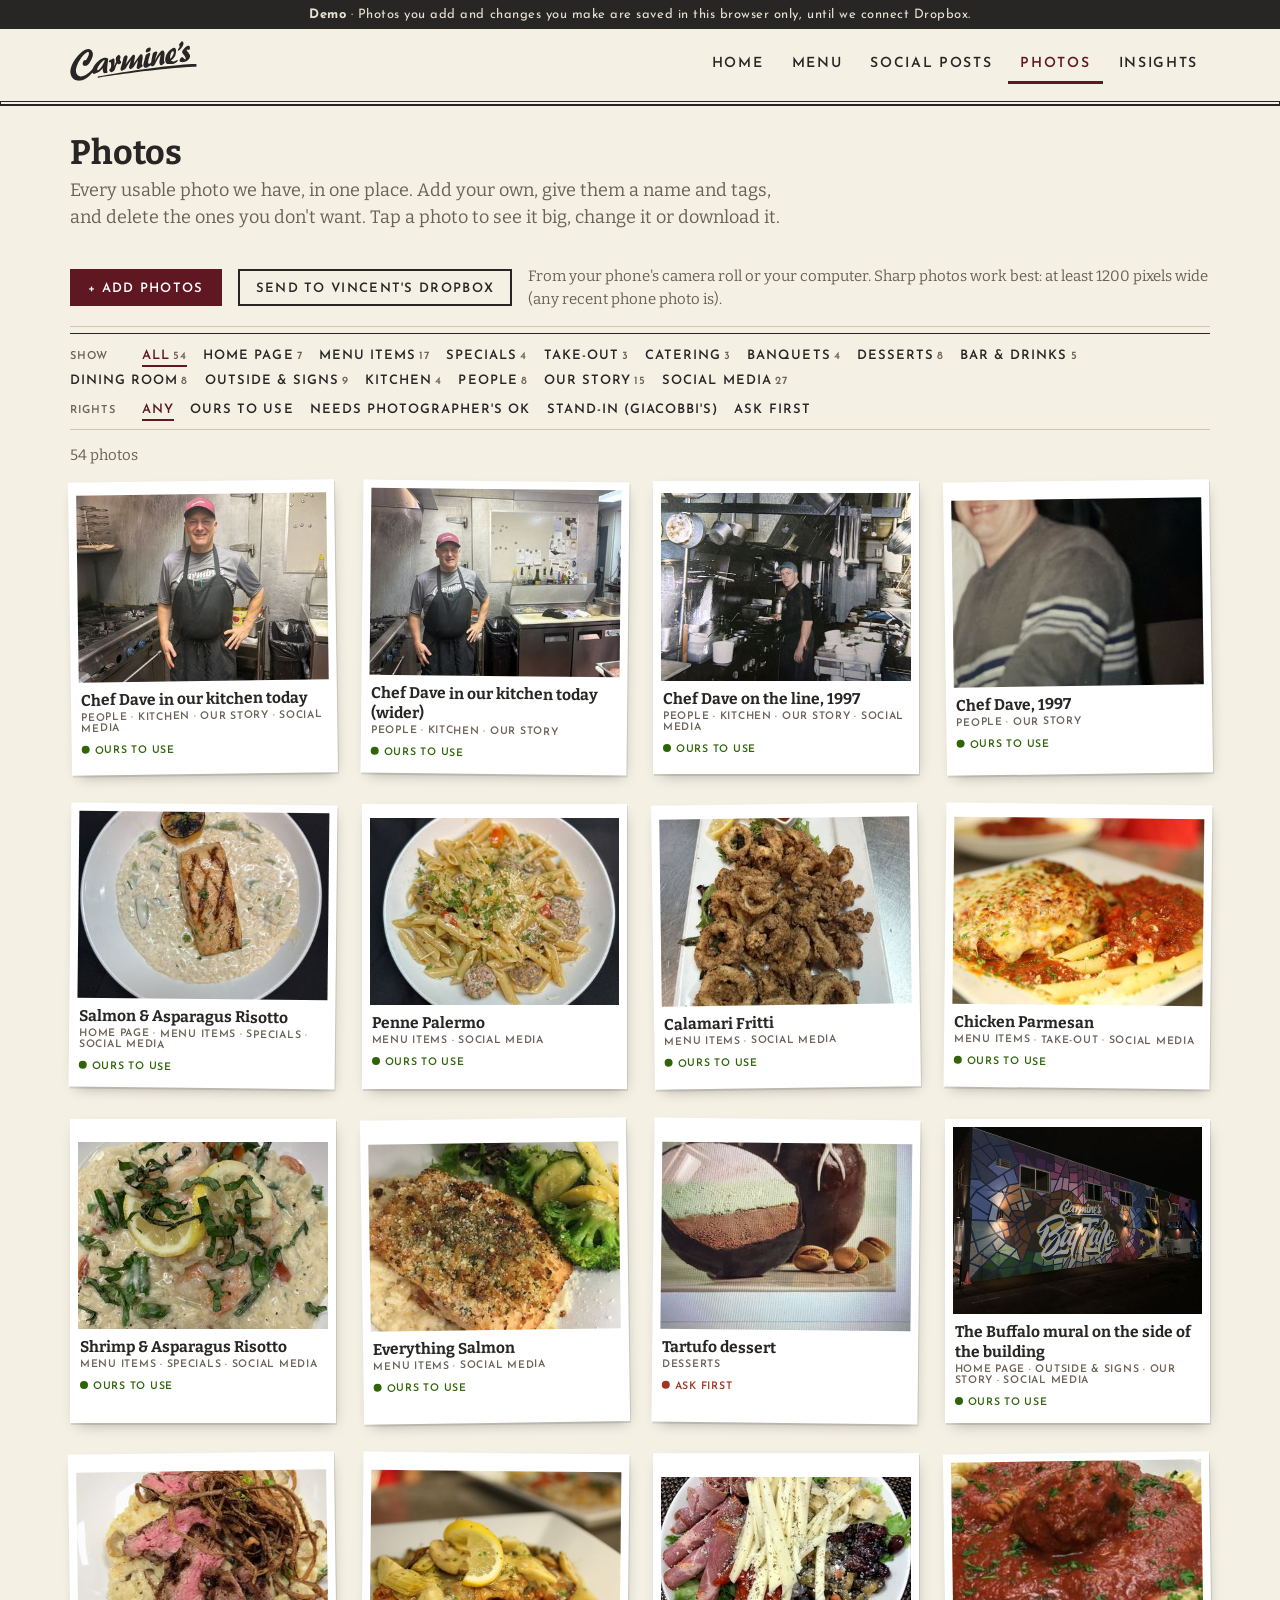
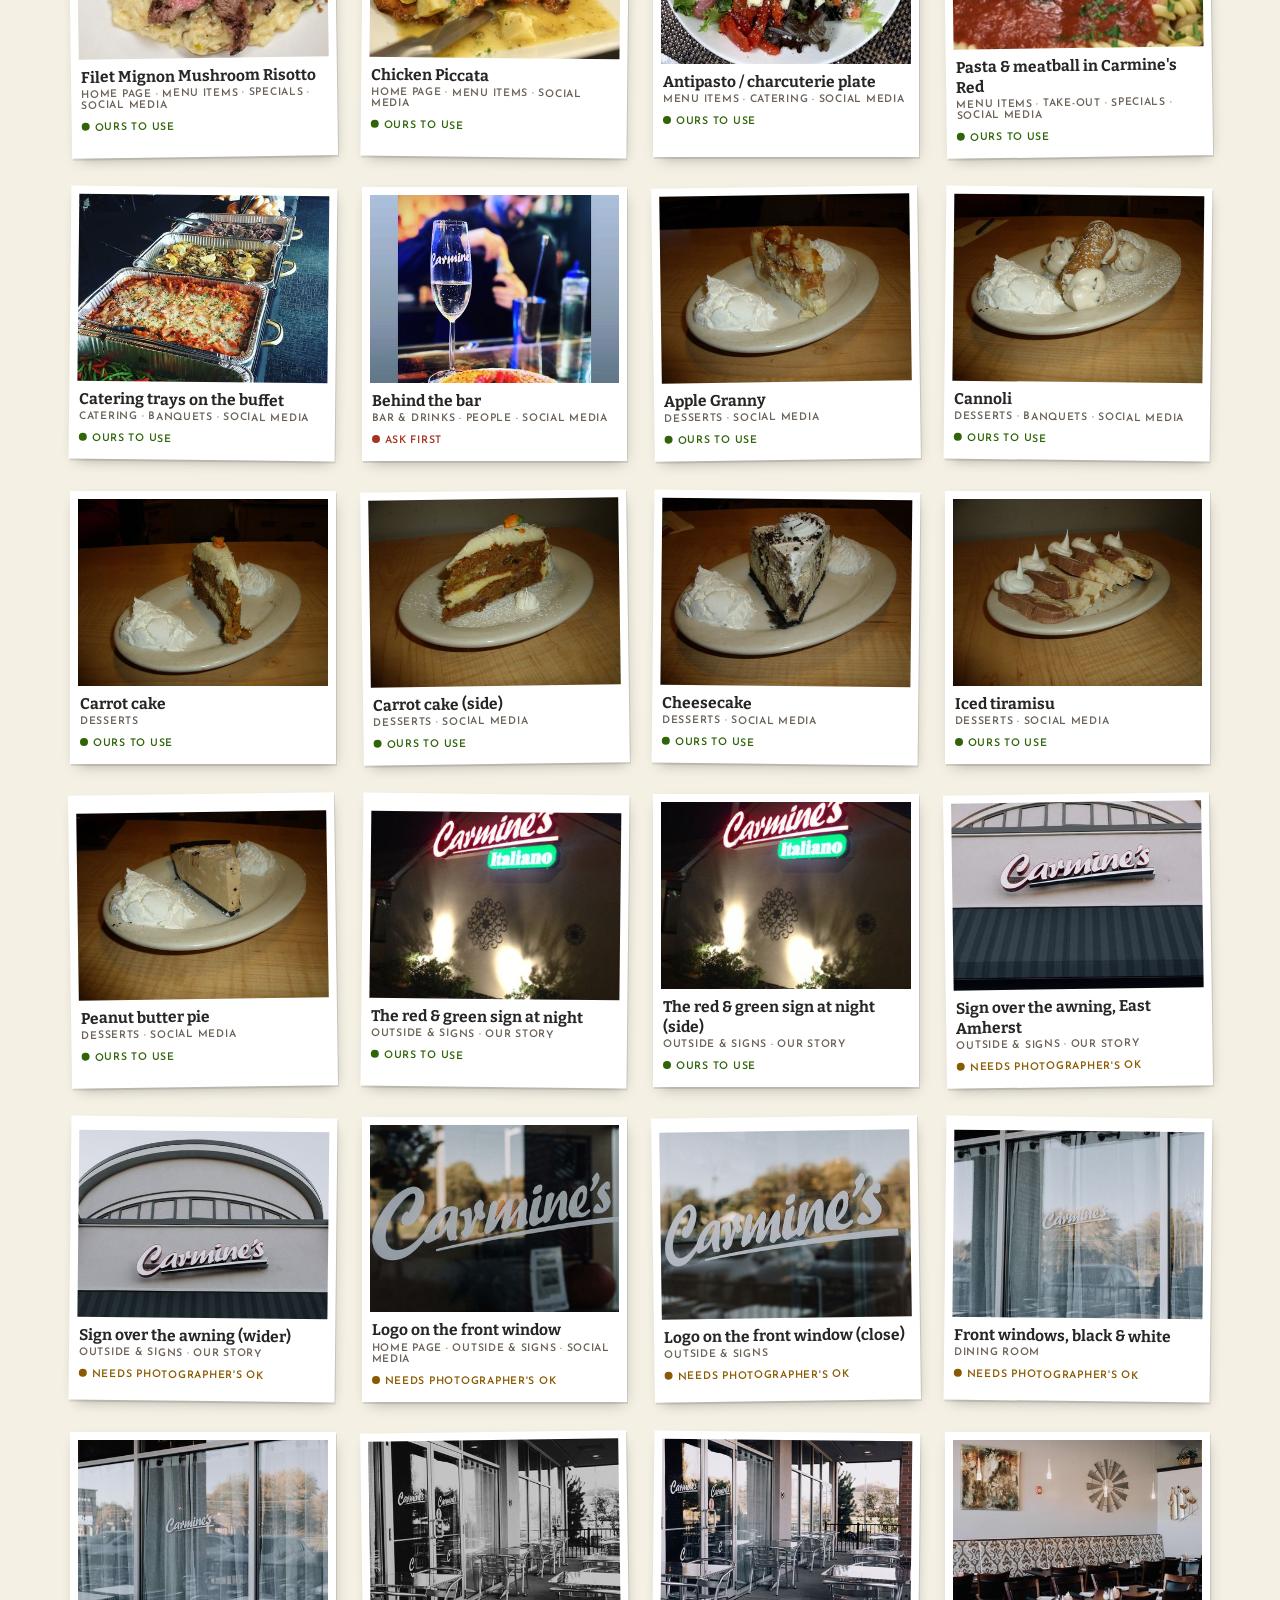
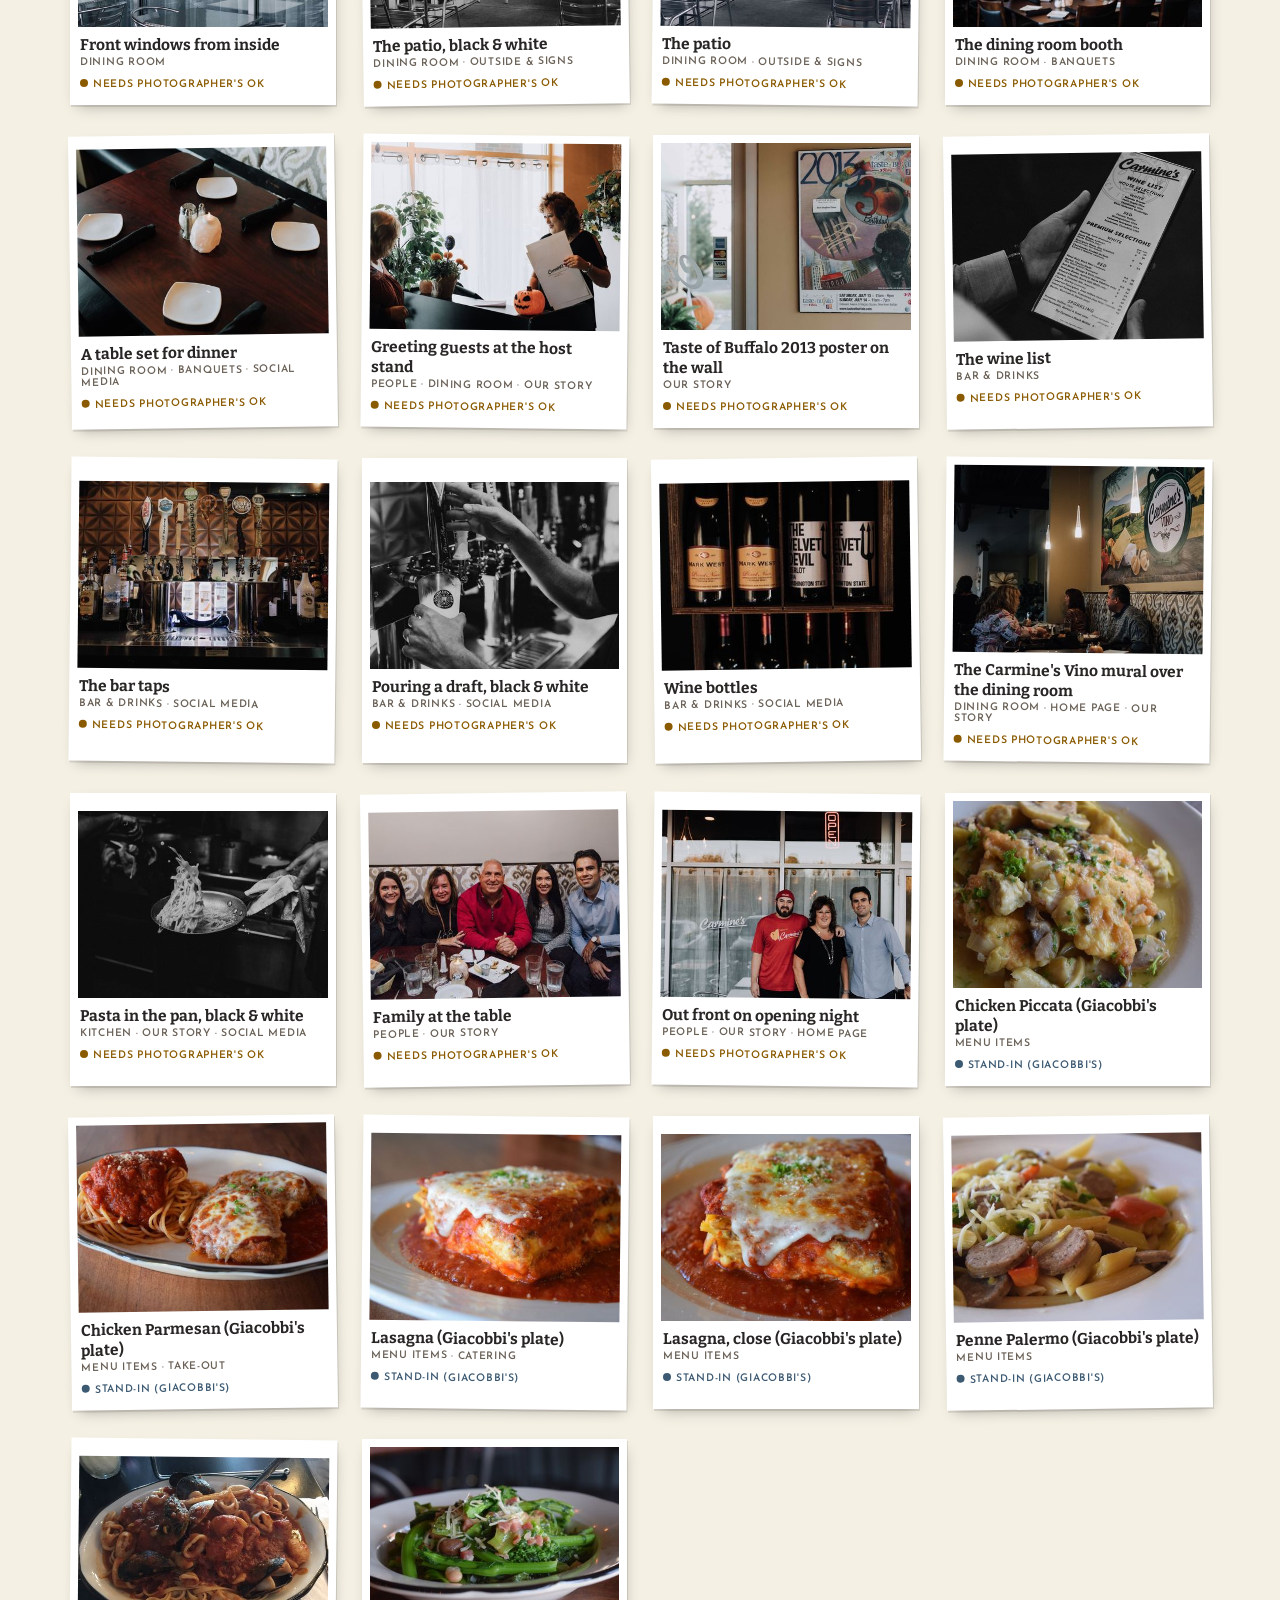
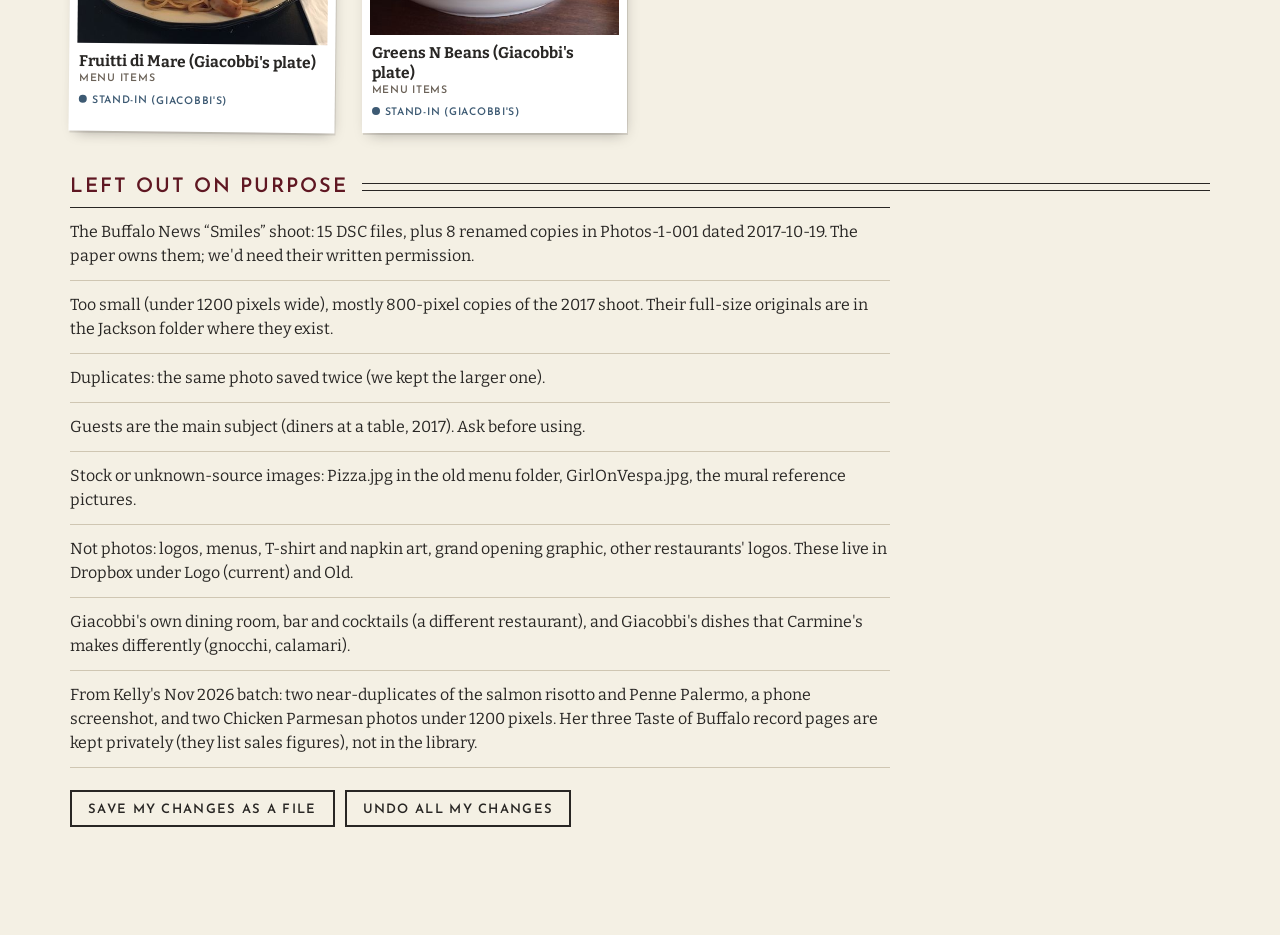
<file: admin/photos.html>
<!doctype html>
<html lang="en"><head>
<meta charset="utf-8"><meta name="viewport" content="width=device-width,initial-scale=1">
<title>Photos · Carmine's</title>
<meta name="robots" content="noindex,nofollow">
<link rel="icon" type="image/png" href="/assets/img/favicon.png">
<link rel="preconnect" href="https://fonts.googleapis.com"><link rel="preconnect" href="https://fonts.gstatic.com" crossorigin>
<link href="https://fonts.googleapis.com/css2?family=Bitter:ital,wght@0,400;0,700;1,400;1,700&family=Josefin+Sans:wght@600&display=swap" rel="stylesheet">
<script src="/assets/library-data.js"></script>
<style>
/* The photo library: same plain owner style as admin/index.html. Photos sit like prints, no cards. */
:root{--ink:#282624;--wine:#5f1722;--wine-dk:#46101a;--paper:#f4f0e4;--paper-2:#ebe5d4;--line:#cfc6b2;--muted:#6a6157;--ok:#2f6409;--warn:#8a5a00;
  --serif:"Bitter",Georgia,serif;--caps:"Josefin Sans","Century Gothic",sans-serif}
*{box-sizing:border-box}
body{margin:0;font:18px/1.5 var(--serif);color:var(--ink);background:var(--paper)}
a{color:var(--wine)}
.banner{background:var(--ink);color:#e9e2d2;text-align:center;font:13px var(--caps);letter-spacing:.04em;padding:8px 14px}
header{border-bottom:1px solid var(--ink);box-shadow:0 3px 0 -1px var(--paper),0 4px 0 0 var(--ink);background:var(--paper);position:sticky;top:0;z-index:5}
header .in{max-width:1180px;margin:0 auto;padding:12px 20px;display:flex;align-items:center;justify-content:space-between;gap:12px;flex-wrap:wrap}
header img{height:40px}
header nav{display:flex;gap:4px;flex-wrap:wrap}
header nav a{text-decoration:none;color:var(--ink);font:600 14px var(--caps);text-transform:uppercase;letter-spacing:.12em;padding:10px 12px;border-bottom:3px solid transparent}
header nav a.on{border-color:var(--wine);color:var(--wine)}
main{max-width:1180px;margin:0 auto;padding:26px 20px 90px}
h1{font:700 34px/1.1 var(--serif);margin:6px 0 6px}
h2{display:flex;align-items:center;gap:14px;color:var(--wine);font:600 20px var(--caps);text-transform:uppercase;letter-spacing:.1em;margin:44px 0 10px}
h2::after{content:"";flex:1;height:6px;border-top:1px solid var(--ink);border-bottom:1px solid var(--ink)}
.lede{color:var(--muted);margin:0 0 18px;max-width:720px}
.caps{font:600 12px var(--caps);text-transform:uppercase;letter-spacing:.1em}
.btn{all:unset;cursor:pointer;display:inline-block;padding:11px 16px 9px;font:600 13px var(--caps);text-transform:uppercase;letter-spacing:.1em;border:2px solid var(--ink);text-align:center}
.btn:hover{background:var(--paper-2)}
.btn.pri{background:var(--wine);border-color:var(--wine);color:#fff}.btn.pri:hover{background:var(--wine-dk)}
/* filters: plain words with a rule under the chosen one */
.filters{border-top:1px solid var(--ink);border-bottom:1px solid var(--line);padding:10px 0 8px;display:grid;gap:6px}
.filters .row{display:flex;flex-wrap:wrap;gap:2px 16px;align-items:baseline}
.filters .lbl{font:600 11px var(--caps);text-transform:uppercase;letter-spacing:.1em;color:var(--muted);width:56px}
.filters button{all:unset;cursor:pointer;font:600 13px var(--caps);text-transform:uppercase;letter-spacing:.08em;padding:5px 0 3px;border-bottom:2px solid transparent;color:var(--ink)}
.filters button small{color:var(--muted);font-size:11px;margin-left:3px}
.filters button.on{border-color:var(--wine);color:var(--wine)}
.count{margin:14px 0 4px;color:var(--muted);font-size:15px}
/* the prints */
.grid{display:grid;grid-template-columns:repeat(auto-fill,minmax(210px,1fr));gap:30px 26px;margin-top:14px}
.print{all:unset;cursor:pointer;display:block;background:#fff;padding:8px 8px 10px;box-shadow:1px 2px 0 rgba(40,38,36,.12),2px 6px 14px -6px rgba(40,38,36,.4);transition:transform .15s}
.print:nth-child(3n+1){transform:rotate(-.8deg)}.print:nth-child(3n+2){transform:rotate(.6deg)}
.print:hover,.print:focus-visible{transform:rotate(0) scale(1.02);outline:2px solid var(--wine);outline-offset:2px}
.print img{display:block;width:100%;aspect-ratio:4/3;object-fit:cover;background:var(--paper-2)}
.print b{display:block;font-size:15.5px;line-height:1.3;margin:8px 2px 2px}
.print .tg{display:block;font:600 10.5px var(--caps);text-transform:uppercase;letter-spacing:.07em;color:var(--muted);margin:0 2px}
.st{display:inline-block;font:600 10.5px var(--caps);text-transform:uppercase;letter-spacing:.07em;margin:4px 2px 0}
.st::before{content:"";display:inline-block;width:8px;height:8px;border-radius:50%;margin-right:5px;vertical-align:0;background:currentColor}
.st.ours{color:var(--ok)}.st.credit{color:var(--warn)}.st.standin{color:#3d5a73}.st.check{color:#a3341f}
.empty{padding:30px 0;color:var(--muted)}
/* left out */
.out{list-style:none;padding:0;margin:0;border-top:1px solid var(--ink);max-width:820px}
.out li{padding:12px 0;border-bottom:1px solid var(--line);font-size:16px}
/* viewer */
dialog{border:0;padding:0;max-width:min(1100px,96vw);width:100%;background:var(--paper);color:var(--ink);box-shadow:0 20px 60px rgba(0,0,0,.45)}
dialog::backdrop{background:rgba(30,26,24,.78)}
.view{display:grid;grid-template-columns:minmax(0,1.6fr) minmax(260px,1fr)}
.view .pic{background:#1e1b19;display:grid;place-items:center;min-height:300px}
.view .pic img{display:block;max-width:100%;max-height:82vh}
.view .info{padding:22px 22px 20px;display:grid;gap:12px;align-content:start}
.view h3{font:700 23px/1.2 var(--serif);margin:0}
.view .note{background:#fff7cf;padding:8px 10px;font-size:15px}
.view .meta{font-size:14px;color:var(--muted);margin:0}
.view .meta b{color:var(--ink)}
.view fieldset{border:0;border-top:1px solid var(--line);padding:10px 0 0;margin:0}
.view legend{font:600 11px var(--caps);text-transform:uppercase;letter-spacing:.1em;color:var(--muted);padding:0}
.view .tags{display:grid;grid-template-columns:1fr 1fr;gap:2px 10px;margin-top:6px}
.view .tags label{font-size:14.5px;display:flex;gap:6px;align-items:center;cursor:pointer}
.view .tags input{accent-color:var(--wine)}
.view .acts{display:flex;gap:8px;flex-wrap:wrap}
.x{all:unset;position:absolute;top:8px;left:10px;cursor:pointer;color:#fff;font:600 13px var(--caps);letter-spacing:.1em;text-transform:uppercase;background:rgba(0,0,0,.45);padding:6px 10px}
@media (max-width:760px){.view{grid-template-columns:1fr}.view .pic img{max-height:56vh}.grid{grid-template-columns:repeat(2,1fr);gap:18px 14px}.filters .lbl{width:100%}}
.toast{position:fixed;left:50%;bottom:24px;transform:translateX(-50%);background:var(--wine);color:#fff;padding:12px 18px;font:15px var(--serif);opacity:0;transition:.25s;pointer-events:none;max-width:90vw;z-index:9}
.toast.on{opacity:1}
/* uploads + editing */
.upload{display:flex;gap:16px;align-items:center;flex-wrap:wrap;padding:16px 0;border-bottom:1px solid var(--line);margin-bottom:6px}
.upload p{margin:0;color:var(--muted);font-size:15px;flex:1;min-width:240px}
.upload input{display:none}
.progress{font:600 12px var(--caps);text-transform:uppercase;letter-spacing:.08em;color:var(--wine)}
.new{color:#fff;background:var(--wine);font:600 10px var(--caps);letter-spacing:.08em;text-transform:uppercase;padding:2px 5px 1px;margin-left:4px;vertical-align:2px}
.view .edit{display:grid;gap:8px}
.view .edit label{display:grid;gap:2px;font:600 11px var(--caps);text-transform:uppercase;letter-spacing:.1em;color:var(--muted)}
.view .edit input,.view .edit textarea,.view .edit select{font:16px var(--serif);color:var(--ink);border:0;border-bottom:1.5px solid var(--line);background:transparent;padding:5px 2px;text-transform:none;letter-spacing:0}
.view .edit input:focus,.view .edit textarea:focus,.view .edit select:focus{outline:none;border-color:var(--wine)}
.view .edit textarea{resize:vertical;min-height:40px}
.btn.del{border-color:#a3341f;color:#a3341f}
.trash{list-style:none;padding:0;margin:0;border-top:1px solid var(--ink)}
.trash li{display:flex;gap:14px;align-items:center;padding:10px 0;border-bottom:1px solid var(--line);font-size:16px}
.trash img{width:72px;height:54px;object-fit:cover;background:#fff;padding:3px;box-shadow:1px 2px 6px -2px rgba(0,0,0,.35)}
.trash li span{flex:1}
.btn.sm{padding:6px 10px 5px;font-size:11.5px;border-width:1.5px}
</style>
</head><body>
<div class="banner"><b>Demo</b> · Photos you add and changes you make are saved in this browser only, until we connect Dropbox.</div>
<header><div class="in">
  <a href="/" title="View the website"><img src="/assets/img/logo.svg" alt="Carmine's"></a>
  <nav>
    <a href="/admin/">Home</a>
    <a href="/admin/#menu">Menu</a>
    <a href="/admin/#social">Social posts</a>
    <a href="/admin/photos.html" class="on">Photos</a>
    <a href="/admin/insights.html">Insights</a>
  </nav>
</div></header>
<main>
  <h1>Photos</h1>
  <p class="lede">Every usable photo we have, in one place. Add your own, give them a name and tags, and delete the ones you don't want. Tap a photo to see it big, change it or download it.</p>

  <div class="upload">
    <label class="btn pri" for="file">+ Add photos</label>
    <input type="file" id="file" accept="image/*" multiple>
    <a class="btn" id="send" target="_blank" rel="noopener" hidden>Send to Vincent's Dropbox</a>
    <p id="uphint">From your phone's camera roll or your computer. Sharp photos work best: at least 1200 pixels wide (any recent phone photo is).</p>
  </div>

  <div class="filters">
    <div class="row" id="ftags"><span class="lbl">Show</span></div>
    <div class="row" id="fstat"><span class="lbl">Rights</span></div>
  </div>
  <p class="count" id="count"></p>
  <div class="grid" id="grid"></div>

  <section id="trashSec" hidden>
    <h2>Deleted</h2>
    <p class="lede" style="font-size:16px">Change your mind? Put it back. Deleting from here removes a photo you added for good.</p>
    <ul class="trash" id="trash"></ul>
  </section>

  <h2>Left out on purpose</h2>
  <ul class="out" id="out"></ul>
  <p class="row" style="margin-top:22px;display:flex;gap:10px;flex-wrap:wrap"><button class="btn" id="save">Save my changes as a file</button><button class="btn" id="reset">Undo all my changes</button></p>
</main>

<dialog id="dlg"><div style="position:relative" class="view">
  <div class="pic"><img id="vimg" alt=""></div>
  <div class="info">
    <div class="edit">
      <label>Name<input id="etitle"></label>
    </div>
    <div id="vstat"></div>
    <p class="note" id="vnote" hidden></p>
    <div class="edit">
      <label>Rights<select id="estatus"></select></label>
      <label>Notes<textarea id="enote" rows="2" placeholder="Who took it, when, what dish…"></textarea></label>
    </div>
    <p class="meta" id="vmeta"></p>
    <fieldset><legend>Tags (where it could go)</legend><div class="tags" id="vtags"></div></fieldset>
    <p class="meta" id="vsaved" style="color:var(--ok);min-height:1.2em"></p>
    <div class="acts"><a class="btn pri" id="vdl" download>Download</a><a class="btn" id="vfull" target="_blank" rel="noopener">Open big</a><button class="btn del" id="vdel">Delete</button></div>
  </div>
  <button class="x" id="vclose" aria-label="Close">Close ✕</button>
</div></dialog>
<div class="toast" id="toast"></div>

<script>
// Photo library. Built-in photos come from assets/library-data.js (content/library.json).
// Kelly's own uploads, edits and deletions live in this browser only (IndexedDB + localStorage)
// until Dropbox is connected. Uploads are resized here (1600 px + 480 px thumbnail); re-encoding
// through a canvas also drops the location and camera data.
const L = window.LIBRARY;
const STATUS = {
  ours:    ["Ours to use", "The family's own photo."],
  credit:  ["Needs photographer's OK", "From the 2017 photo shoot by Vincent's friend. Get their OK and credit them."],
  standin: ["Stand-in (Giacobbi's)", "Giacobbi's plate of the same recipe. Use until we shoot our own."],
  check:   ["Ask first", "We don't know who took it."],
};
const EDITS = "carmines-photo-edits", GONE = "carmines-photo-deleted";
const load = (k, d) => { try { return JSON.parse(localStorage.getItem(k)) ?? d; } catch (e) { return d; } };
const keep = (k, v) => { try { localStorage.setItem(k, JSON.stringify(v)); } catch (e) {} };
let edits = load(EDITS, {}), gone = load(GONE, []);
const esc = (s) => String(s ?? "").replace(/[&<>"]/g, (c) => ({ "&": "&amp;", "<": "&lt;", ">": "&gt;", '"': "&quot;" }[c]));
const toast = (t) => { const el = document.getElementById("toast"); el.textContent = t; el.classList.add("on"); clearTimeout(toast.t); toast.t = setTimeout(() => el.classList.remove("on"), 2600); };
const stat = (s) => `<span class="st ${s}">${STATUS[s][0]}</span>`;

// ---------- browser storage for uploads (IndexedDB) ----------
let db = null;
const idb = () => new Promise((res, rej) => {
  const r = indexedDB.open("carmines-photos", 1);
  r.onupgradeneeded = () => r.result.createObjectStore("uploads", { keyPath: "id" });
  r.onsuccess = () => res(r.result); r.onerror = () => rej(r.error);
});
const tx = (mode, fn) => new Promise((res, rej) => { const t = db.transaction("uploads", mode); const s = t.objectStore("uploads"); const out = fn(s); t.oncomplete = () => res(out && out.result); t.onerror = () => rej(t.error); });
let uploads = []; // {id, title, tags, status, note, w, h, added, big: Blob, thumb: Blob, url, turl}
async function loadUploads() {
  try { db = await idb(); } catch (e) { db = null; }
  if (!db) { document.getElementById("uphint").textContent = "This browser won't let the page save photos (private browsing?). Try a regular window."; document.querySelector("label[for=file]").style.display = "none"; return; }
  const all = await tx("readonly", (s) => s.getAll());
  uploads = (all || []).sort((a, b) => b.added - a.added).map((u) => ({ ...u, url: URL.createObjectURL(u.big), turl: URL.createObjectURL(u.thumb), mine: true }));
}
const putUpload = (u) => { const { url, turl, mine, ...rec } = u; return tx("readwrite", (s) => s.put(rec)); };
const dropUpload = (id) => tx("readwrite", (s) => s.delete(id));

// ---------- one list of everything ----------
const builtins = () => L.photos.map((p) => ({ ...p, ...(edits[p.id] || {}), url: `/assets/img/library/${p.id}.jpg`, turl: `/assets/img/library/${p.id}-t.jpg` }));
const everything = () => [...uploads.map((u) => ({ ...u, ...(edits[u.id] || {}) })), ...builtins()];
const live = () => everything().filter((p) => !gone.includes(p.id));
const find = (id) => everything().find((p) => p.id === id);

let fTag = "All", fStat = "all";
try { const h = decodeURIComponent(location.hash.slice(1)); if (L.tags.includes(h)) fTag = h; } catch (e) {}

function filters() {
  const ps = live();
  const n = (t) => ps.filter((p) => t === "All" || (t === "Added by you" ? p.mine : p.tags.includes(t))).length;
  const tagList = ["All", ...(uploads.length ? ["Added by you"] : []), ...L.tags];
  document.getElementById("ftags").innerHTML = `<span class="lbl">Show</span>` + tagList.filter((t) => n(t) || t === fTag)
    .map((t) => `<button data-t="${esc(t)}" class="${t === fTag ? "on" : ""}">${esc(t)}<small>${n(t)}</small></button>`).join("");
  document.getElementById("fstat").innerHTML = `<span class="lbl">Rights</span>` + [["all", "Any"], ...Object.entries(STATUS).map(([k, v]) => [k, v[0]])]
    .map(([k, t]) => `<button data-s="${k}" class="${k === fStat ? "on" : ""}">${esc(t)}</button>`).join("");
  document.querySelectorAll("#ftags button").forEach((b) => (b.onclick = () => { fTag = b.dataset.t; history.replaceState(null, "", fTag === "All" ? location.pathname : "#" + encodeURIComponent(fTag)); render(); }));
  document.querySelectorAll("#fstat button").forEach((b) => (b.onclick = () => { fStat = b.dataset.s; render(); }));
}

function render() {
  filters();
  const list = live().filter((p) => (fTag === "All" || (fTag === "Added by you" ? p.mine : p.tags.includes(fTag))) && (fStat === "all" || p.status === fStat));
  document.getElementById("count").textContent = `${list.length} photo${list.length === 1 ? "" : "s"}${fTag !== "All" ? ` · ${fTag}` : ""}`;
  document.getElementById("grid").innerHTML = list.length ? list.map((p) => `<button class="print" data-id="${esc(p.id)}">
      <img src="${p.turl}" alt="${esc(p.title)}" loading="lazy">
      <b>${esc(p.title)}${p.mine ? `<span class="new">Yours</span>` : ""}</b><span class="tg">${p.tags.map(esc).join(" · ") || "No tags yet"}</span>${stat(p.status)}</button>`).join("")
    : `<p class="empty">No photos here yet.</p>`;
  document.querySelectorAll(".print").forEach((b) => (b.onclick = () => open(b.dataset.id)));
  // trash
  const del = everything().filter((p) => gone.includes(p.id));
  document.getElementById("trashSec").hidden = !del.length;
  document.getElementById("trash").innerHTML = del.map((p) => `<li><img src="${p.turl}" alt=""><span>${esc(p.title)}</span>
      <button class="btn sm" data-restore="${esc(p.id)}">Put back</button>${p.mine ? `<button class="btn sm del" data-purge="${esc(p.id)}">Delete forever</button>` : ""}</li>`).join("");
  document.querySelectorAll("[data-restore]").forEach((b) => (b.onclick = () => { gone = gone.filter((x) => x !== b.dataset.restore); keep(GONE, gone); render(); toast("Put back"); }));
  document.querySelectorAll("[data-purge]").forEach((b) => (b.onclick = async () => {
    const p = find(b.dataset.purge); if (!confirm(`Delete “${p.title}” for good? This can't be undone.`)) return;
    await dropUpload(p.id); uploads = uploads.filter((u) => u.id !== p.id); gone = gone.filter((x) => x !== p.id); delete edits[p.id]; keep(GONE, gone); keep(EDITS, edits); render(); toast("Deleted for good");
  }));
}

// ---------- viewer / editor ----------
const dlg = document.getElementById("dlg");
let cur = null;
function setEdit(id, patch) {
  const base = uploads.find((u) => u.id === id) || L.photos.find((p) => p.id === id);
  const next = { ...(edits[id] || {}), ...patch };
  for (const k of Object.keys(next)) if (JSON.stringify(next[k]) === JSON.stringify(base[k])) delete next[k];
  if (Object.keys(next).length) edits[id] = next; else delete edits[id];
  keep(EDITS, edits); render();
  document.getElementById("vsaved").textContent = "✓ Saved in this browser";
}
function open(id) {
  const p = find(id); cur = id;
  document.getElementById("vimg").src = p.url; document.getElementById("vimg").alt = p.title;
  const t = document.getElementById("etitle"); t.value = p.title; t.onchange = () => setEdit(id, { title: t.value.trim() || "Untitled photo" });
  document.getElementById("vstat").innerHTML = `${stat(p.status)}<div style="font-size:14.5px;color:var(--muted);margin-top:2px">${STATUS[p.status][1]}</div>`;
  const note = document.getElementById("vnote"); const orig = (L.photos.find((x) => x.id === id) || {}).note; note.hidden = !orig || p.mine; note.textContent = orig || "";
  const s = document.getElementById("estatus"); s.innerHTML = Object.entries(STATUS).map(([k, v]) => `<option value="${k}"${k === p.status ? " selected" : ""}>${v[0]}</option>`).join("");
  s.onchange = () => { setEdit(id, { status: s.value }); document.getElementById("vstat").innerHTML = `${stat(s.value)}<div style="font-size:14.5px;color:var(--muted);margin-top:2px">${STATUS[s.value][1]}</div>`; };
  const n = document.getElementById("enote"); n.value = p.mynote ?? ""; n.onchange = () => setEdit(id, { mynote: n.value });
  document.getElementById("vmeta").innerHTML = `${p.dish ? `<b>On the menu:</b> ${esc(p.dish === "Piccata" ? "Chicken Piccata" : p.dish === "Parmesan" ? "Chicken Parmesan" : p.dish)}<br>` : ""}${p.year ? `<b>Taken:</b> ${p.year}, East Amherst<br>` : ""}${p.mine ? `<b>Added:</b> ${new Date(p.added).toLocaleDateString("en-US", { month: "long", day: "numeric", year: "numeric" })} (saved in this browser)<br>` : ""}<b>Size:</b> ${p.w} × ${p.h} pixels${p.w && Math.max(p.w, p.h) < 1200 ? ` <span class="ph">small: may look blurry on the website</span>` : ""}${p.where ? `<br><b>Where:</b> ${esc(p.where)} › ${esc(p.file)}` : ""}`;
  document.getElementById("vtags").innerHTML = L.tags.map((t) => `<label><input type="checkbox" value="${esc(t)}"${p.tags.includes(t) ? " checked" : ""}> ${esc(t)}</label>`).join("");
  document.querySelectorAll("#vtags input").forEach((c) => (c.onchange = () => setEdit(id, { tags: [...document.querySelectorAll("#vtags input:checked")].map((x) => x.value) })));
  const dl = document.getElementById("vdl"); dl.href = p.url; dl.setAttribute("download", `carmines-${(p.title || "photo").toLowerCase().replace(/[^a-z0-9]+/g, "-").replace(/^-|-$/g, "")}.jpg`);
  document.getElementById("vfull").href = p.url;
  document.getElementById("vsaved").textContent = "";
  dlg.showModal();
}
document.getElementById("vdel").onclick = () => {
  const p = find(cur); gone = [...new Set([...gone, cur])]; keep(GONE, gone); dlg.close(); render();
  toast(`“${p.title}” moved to Deleted, at the bottom of the page`);
};
document.getElementById("vclose").onclick = () => dlg.close();
dlg.addEventListener("click", (e) => { if (e.target === dlg) dlg.close(); });

// ---------- adding photos ----------
const toBlob = (c, q) => new Promise((r) => c.toBlob(r, "image/jpeg", q));
async function shrink(bmp, max, q) {
  const s = Math.min(1, max / Math.max(bmp.width, bmp.height));
  const c = document.createElement("canvas"); c.width = Math.round(bmp.width * s); c.height = Math.round(bmp.height * s);
  c.getContext("2d").drawImage(bmp, 0, 0, c.width, c.height);
  return toBlob(c, q);
}
document.getElementById("file").onchange = async (e) => {
  const files = [...e.target.files]; e.target.value = "";
  if (!files.length) return;
  const hint = document.getElementById("uphint"), was = hint.innerHTML;
  let added = 0, bad = [];
  for (const [i, f] of files.entries()) {
    hint.innerHTML = `<span class="progress">Adding ${i + 1} of ${files.length}…</span>`;
    let bmp;
    try { bmp = await createImageBitmap(f, { imageOrientation: "from-image" }); }
    catch (err) { bad.push(f.name); continue; }
    const u = { id: "up-" + Date.now().toString(36) + Math.random().toString(36).slice(2, 6),
      title: f.name.replace(/\.[^.]+$/, "").replace(/[_-]+/g, " ").replace(/^(IMG|DSC|PXL)\s*\d+.*$/i, "New photo"),
      tags: [], status: "ours", w: bmp.width, h: bmp.height, added: Date.now(),
      big: await shrink(bmp, 1600, 0.85), thumb: await shrink(bmp, 480, 0.8) };
    try { await putUpload(u); } catch (err) { bad.push(f.name + " (storage full?)"); continue; }
    uploads.unshift({ ...u, url: URL.createObjectURL(u.big), turl: URL.createObjectURL(u.thumb), mine: true });
    added++;
  }
  hint.innerHTML = was;
  fTag = "Added by you"; fStat = "all"; render();
  if (bad.length) alert(`Couldn't open: ${bad.join(", ")}.\nIf it's an iPhone HEIC photo on a computer, try adding it from the phone, or export it as JPEG first.`);
  if (added) { toast(`Added ${added} photo${added === 1 ? "" : "s"}. Tap one to name and tag it.`); if (added === 1) open(uploads[0].id); }
};

// ---------- Dropbox file request ----------
// The upload link is never stored in this page or the repo (anyone with it could upload).
// Vincent sends Kelly photos.html#upload=<request id> once; her browser remembers it.
(() => {
  const KEYU = "carmines-upload-request";
  const m = location.hash.match(/^#upload=([A-Za-z0-9]{8,40})$/);
  if (m) { try { localStorage.setItem(KEYU, m[1]); } catch (e) {} history.replaceState(null, "", location.pathname); setTimeout(() => toast("All set: “Send to Vincent's Dropbox” now works on this device"), 300); }
  let id = null; try { id = localStorage.getItem(KEYU); } catch (e) {}
  if (!id) return;
  const b = document.getElementById("send"); b.href = "https://www.dropbox.com/request/" + id; b.hidden = false;
  document.getElementById("uphint").innerHTML = "<b>Send to Vincent's Dropbox</b> is the one that keeps photos for good: they go straight into the shared folder and don't use your Dropbox space. <b>Add photos</b> just keeps them here to sort and tag.";
})();

// ---------- save / undo ----------
document.getElementById("out").innerHTML = L.leftOut.map((x) => `<li>${esc(x.why)}</li>`).join("");
document.getElementById("save").onclick = () => {
  const out = { saved: new Date().toISOString(), changed: edits, deleted: gone,
    added: uploads.map(({ id, title, tags, status, w, h, added }) => ({ id, ...{ title, tags, status }, ...(edits[id] || {}), w, h, added })) };
  const a = document.createElement("a");
  a.href = URL.createObjectURL(new Blob([JSON.stringify(out, null, 1)], { type: "application/json" }));
  a.download = "carmines-photo-changes.json"; a.click();
  toast(uploads.length ? "Saved. Download the photos you added too, and send them to Vincent." : "Saved. Send the file to Vincent to make it permanent.");
};
document.getElementById("reset").onclick = async () => {
  if (!confirm("Undo all your changes? This puts deleted photos back and resets names and tags. Photos you added stay.")) return;
  edits = {}; gone = []; keep(EDITS, edits); keep(GONE, gone); render(); toast("Back to the original");
};
loadUploads().then(render);
render();
</script>
</body></html>
</file>
<file: assets/site.css>
/* Carmine's staging stylesheet, built around her printed menus (2017–2026):
   charcoal script logo, deep wine accents, slab-serif dish names, wide caps with triple rules, aged paper.
   Print-style layout: no bordered text boxes or cards, no pill buttons, no gradient heroes.
   Type: Bitter stands in for Clarendon Text / Caecilia, Josefin Sans for the menu's wide display caps
   (the originals are commercial fonts; see CLAUDE.md). */
:root{
  --ink:#282624; --wine:#5f1722; --wine-dk:#46101a; --paper:#f4f0e4; --paper-2:#ebe5d4; --line:#cfc6b2; --muted:#6a6157;
  --serif:"Bitter",Rockwell,"Roboto Slab",Georgia,serif; --caps:"Josefin Sans","Futura","Century Gothic",sans-serif;
  /* the menu's tracked caps */
  --track:.14em;
}
*{box-sizing:border-box}
html{scroll-behavior:smooth}
body{margin:0;font:17.5px/1.55 var(--serif);color:var(--ink);background-color:var(--paper);
  /* faint paper grain, like the menu stock */
  background-image:url("data:image/svg+xml,%3Csvg xmlns='http://www.w3.org/2000/svg' width='240' height='240'%3E%3Cfilter id='n'%3E%3CfeTurbulence type='fractalNoise' baseFrequency='.9' numOctaves='2' stitchTiles='stitch'/%3E%3CfeColorMatrix values='0 0 0 0 .3 0 0 0 0 .27 0 0 0 0 .2 0 0 0 .07 0'/%3E%3C/filter%3E%3Crect width='240' height='240' filter='url(%23n)'/%3E%3C/svg%3E")}
img{max-width:100%;display:block}
a{color:var(--wine)}
main{overflow-x:clip}
.wrap{max-width:1100px;margin:0 auto;padding:0 24px}
@media (max-width:560px){.wrap{padding:0 16px}body{font-size:17px}}
.center{text-align:center}

/* Placeholder text: deliberately loud so nothing unconfirmed slips into launch. */
.ph{background:repeating-linear-gradient(-45deg,#fff3a6 0 8px,#ffe97a 8px 16px);color:#5a4a00;font:500 .82em/1.5 "Courier New",monospace;padding:0 4px;letter-spacing:0;text-transform:none}
.ph-block{display:block;padding:10px 12px;margin:8px 0}

.demo-banner{background:var(--ink);color:#e9e2d2;text-align:center;font:13px/1.4 var(--caps);letter-spacing:.04em;padding:7px 16px}
.demo-banner b{color:#fff}

/* ---------- caps labels and the menu's triple-rule heads ---------- */
.caps{font:600 15px/1.2 var(--caps);text-transform:uppercase;letter-spacing:var(--track)}
.rule-head{display:flex;align-items:center;gap:18px;margin:0 0 18px;color:var(--wine);font:600 clamp(26px,3.4vw,36px)/1.05 var(--caps);text-transform:uppercase;letter-spacing:.08em;text-align:center}
.rule-head::before,.rule-head::after{content:"";flex:1;min-width:24px;height:7px;border-top:1px solid var(--ink);border-bottom:1px solid var(--ink);background:linear-gradient(var(--ink),var(--ink)) center/100% 1px no-repeat}
.rule-head.sm{font-size:22px;gap:14px}
.sub-caps{font:600 14px/1.3 var(--caps);text-transform:uppercase;letter-spacing:var(--track);color:var(--ink);text-align:center;margin:-8px 0 22px}

/* ---------- header ---------- */
header.nav{position:sticky;top:0;z-index:20;background:var(--paper);border-bottom:1px solid var(--ink);box-shadow:0 3px 0 -1px var(--paper),0 4px 0 0 var(--ink)}
header.nav .wrap{display:flex;align-items:center;justify-content:space-between;height:78px;gap:16px}
header.nav .brand{display:block;line-height:0;width:170px;flex-shrink:0}
header.nav .brand svg{width:100%;height:auto}
nav.links{display:flex;gap:clamp(16px,1.7vw,28px);align-items:center;white-space:nowrap}
nav.links a:not(.btn){color:var(--ink);text-decoration:none;font:600 14px var(--caps);text-transform:uppercase;letter-spacing:var(--track)}
nav.links a:not(.btn):hover,nav.links a[aria-current]{color:var(--wine)}
nav.links a[aria-current]{text-decoration:underline;text-decoration-thickness:2px;text-underline-offset:7px}
.menu-toggle{display:none;background:none;border:0;font:600 14px var(--caps);text-transform:uppercase;letter-spacing:var(--track);padding:6px 0;cursor:pointer;color:var(--ink)}
.menu-toggle::before{content:"Menu ";}
@media (max-width:1180px){
  header.nav .wrap{height:66px}
  header.nav .brand{width:132px}
  nav.links{display:none;position:absolute;top:70px;left:0;right:0;background:var(--paper);flex-direction:column;align-items:flex-start;padding:18px 24px;border-bottom:1px solid var(--ink)}
  nav.links.open{display:flex}
  .menu-toggle{display:block}
}

/* ---------- buttons: square, like a printed tab ---------- */
.btn{display:inline-block;padding:11px 18px 9px;font:600 14px/1.2 var(--caps);text-transform:uppercase;letter-spacing:var(--track);text-decoration:none;cursor:pointer;color:var(--ink);background:transparent;border:2px solid var(--ink);border-radius:0}
.btn:hover{background:var(--paper-2)}
.btn.primary{background:var(--wine);border-color:var(--wine);color:#fff}
.btn.primary:hover{background:var(--wine-dk);border-color:var(--wine-dk)}
.link{font:600 14px var(--caps);color:var(--ink);text-transform:uppercase;letter-spacing:var(--track)}

/* ---------- type ---------- */
h1,h2,h3{font-family:var(--serif);font-weight:700;color:var(--ink);letter-spacing:-.005em}
h2{font-size:clamp(30px,4vw,44px);line-height:1.08;margin:8px 0 14px}
h3{font-size:22px;margin:0 0 4px;line-height:1.2}
.sub{color:var(--muted);font-size:18.5px;max-width:640px}
.small{font-size:15.5px;color:var(--muted)}
.eyebrow{display:block;color:var(--wine);font:600 14px/1.2 var(--caps);text-transform:uppercase;letter-spacing:var(--track)}
.price{font:italic 700 .8em var(--serif);color:var(--wine);margin-left:6px;white-space:nowrap}

/* ---------- home: a menu cover ---------- */
.cover{padding:56px 0 40px;text-align:center}
.cover .mark{margin:0 auto;max-width:620px;line-height:0}
.cover .mark svg{width:100%;height:auto}
.cover .tagline{margin:26px 0 0;color:var(--wine);font:600 clamp(15px,2vw,19px)/1.4 var(--caps);text-transform:uppercase;letter-spacing:.2em}
.cover .lead{max-width:600px;margin:18px auto 0;font-size:19px}
.cover .ctas{display:flex;gap:14px;justify-content:center;align-items:center;flex-wrap:wrap;margin-top:26px}
.cover .facts{margin:30px auto 0;padding-top:16px;border-top:1px solid var(--line);max-width:760px;color:var(--wine);font:600 14px/1.8 var(--caps);text-transform:uppercase;letter-spacing:var(--track)}
.cover .facts span+span::before{content:"•";margin:0 12px;color:var(--ink)}
@media (max-width:560px){.cover{padding-top:34px}.cover .facts span{display:block}.cover .facts span+span::before{display:none}}

/* pasta shelf: her menu's line drawings in a row */
.shelf{display:grid;grid-template-columns:repeat(var(--n,6),1fr);gap:10px 18px;align-items:end;margin:8px 0 6px}
.shelf figure{margin:0;text-align:center}
.shelf .pasta{height:104px;width:100%;color:var(--ink)}
.shelf figcaption{margin-top:8px;font:600 13px var(--caps);text-transform:uppercase;letter-spacing:var(--track)}
@media (max-width:700px){.shelf{grid-template-columns:repeat(3,1fr)}.shelf .pasta{height:76px}}
.pasta .bg{fill:var(--paper)}
.pasta path{vector-effect:non-scaling-stroke;stroke-width:1.4px}

/* ---------- photos as snapshots ---------- */
.snap{position:relative;margin:0;background:#fff;padding:10px 10px 4px;box-shadow:1px 2px 0 rgba(40,38,36,.14),3px 7px 16px -7px rgba(40,38,36,.4);transform:rotate(1.2deg)}
.snap img{width:100%;aspect-ratio:4/3;object-fit:cover}
.snap figcaption{font:600 12px var(--caps);text-transform:uppercase;letter-spacing:.08em;color:var(--muted);padding:8px 2px 4px}
.photo{margin:0;background:#fff;padding:10px 10px 0;box-shadow:3px 7px 16px -7px rgba(40,38,36,.4);transform:rotate(-1deg)}
.photo figcaption{padding:8px 2px 10px;font:600 12px var(--caps);text-transform:uppercase;letter-spacing:.08em;color:var(--muted)}

/* ---------- sections ---------- */
section{padding:64px 0}
section.tight{padding-top:24px}
.split{display:grid;grid-template-columns:1.1fr .9fr;gap:56px;align-items:center}
.cols2{display:grid;grid-template-columns:1fr 1fr;gap:28px 64px}
.cols2 > div + div{border-left:1px solid var(--ink);padding-left:56px}
@media (max-width:880px){.split,.cols2{grid-template-columns:1fr;gap:36px}.cols2 > div + div{border-left:0;padding-left:0;border-top:1px solid var(--ink);padding-top:32px}}

/* the menu's solid wine strip for a signature dish: a full-width band, not a card */
.band{background:var(--wine);color:#f3e6e3;padding:40px 0;text-align:center}
.band .caps{color:#fff;font-size:clamp(22px,3vw,30px);letter-spacing:.1em}
.band .price{color:#f3e6e3;font-size:20px}
.band p{max-width:640px;margin:10px auto 0;font-size:18px}
.band .ph{color:#5a4a00}

/* favorites: centered like the printed menu, split by thin rules */
.dishes{display:grid;grid-template-columns:repeat(3,1fr);margin-top:8px}
.dish{padding:4px 28px;text-align:center}
.dish + .dish{border-left:1px solid var(--line)}
.dish h3{margin:14px 0 4px}
.dish p{color:var(--muted);margin:4px 0 0;font-size:16px}
@media (max-width:820px){.dishes{grid-template-columns:1fr}.dish{padding:22px 0}.dish + .dish{border-left:0;border-top:1px solid var(--line)}}

.info-list{list-style:none;padding:0;margin:8px 0 14px;font-size:17px}
.info-list li{display:flex;justify-content:space-between;padding:7px 0;border-bottom:1px dotted var(--muted);gap:12px}
.info-list li span:first-child{font-weight:700}
.closed{color:var(--muted)}

/* ---------- inner page head ---------- */
.page-head{padding:48px 0 10px;text-align:center}
.page-head h1{font-size:clamp(46px,7vw,84px);line-height:.95;margin:10px 0 12px}
.page-head p{margin:0 auto;max-width:600px;color:var(--muted);font-size:18.5px}
.note{font:italic 15.5px/1.5 var(--serif);color:var(--muted);max-width:760px;margin:0 auto;text-align:center}

/* ---------- menu page: centered dishes, as printed ---------- */
.menu-nav{text-align:center;font:600 13px/2.2 var(--caps);text-transform:uppercase;letter-spacing:var(--track);margin:22px 0 6px}
.menu-nav a{color:var(--ink);text-decoration:none;margin:0 6px;white-space:nowrap;display:inline-block}
.menu-nav a:not(:last-child)::after{content:"•";color:var(--wine);margin-left:12px}
.menu-nav a:hover{color:var(--wine)}
.menu-cols{columns:2;column-gap:64px;margin-top:16px}
@media (max-width:880px){.menu-cols{columns:1}}
.menu-section{break-inside:avoid;margin-top:40px}
.menu-section .rule-head{font-size:28px}
.item{padding:9px 0;text-align:center}
.item .nm{font:700 20px/1.25 var(--serif)}
.item .pr{font:italic 700 16px var(--serif);color:var(--wine);margin-left:8px;white-space:nowrap}
.item .ds{color:var(--ink);font-size:15.5px;line-height:1.4;max-width:470px;margin:2px auto 0;opacity:.85}
.item .heritage{display:block;font:600 12px var(--caps);text-transform:uppercase;letter-spacing:var(--track);color:var(--wine)}
.opts{list-style:none;margin:4px 0 0;padding:0;font:italic 15px var(--serif);color:var(--wine)}
.adds{font:italic 15.5px var(--serif);color:var(--wine);text-align:center;margin:6px 0 0}

/* ---------- story ---------- */
.story-head{position:relative}
.timeline{list-style:none;margin:40px 0 0;padding:0}
.tl{display:grid;grid-template-columns:150px 1fr;gap:24px;padding:24px 0;border-top:1px solid var(--ink)}
.tl-y{font:600 26px/1.1 var(--caps);color:var(--wine);letter-spacing:.06em}
.tl h3{font-size:26px;margin:0 0 6px}
.tl p{margin:0}
@media (max-width:700px){.tl{grid-template-columns:1fr;gap:6px}}
.clip{margin:18px 0 4px}
.clip img{width:100%;filter:sepia(.25);box-shadow:3px 6px 16px -8px rgba(40,38,36,.5);background:#fff}
.clip figcaption{font:600 12px var(--caps);letter-spacing:.06em;color:var(--muted);margin-top:10px}

/* ---------- catering ---------- */
.pkgs{display:grid;grid-template-columns:1fr 1fr;gap:20px 56px;margin:10px 0 0;text-align:center}
.pkgs > div + div{border-left:1px solid var(--line)}
@media (max-width:700px){.pkgs{grid-template-columns:1fr}.pkgs > div + div{border-left:0;border-top:1px solid var(--line);padding-top:20px}}
.pkg-name{font:700 italic clamp(30px,4vw,40px)/1 var(--serif);color:var(--wine);text-transform:uppercase;letter-spacing:.04em}
.fine-list{margin:20px 0 0;padding-left:18px;font-size:14.5px;color:var(--muted)}
.sticky{position:sticky;top:110px}
@media (max-width:880px){.sticky{position:static}}

/* ---------- recipe cards (family-approved only) ---------- */
.recipes{display:grid;grid-template-columns:1fr 1fr;gap:22px;margin-top:22px;align-items:start}
@media (max-width:700px){.recipes{grid-template-columns:1fr}}
.recipe-card{background:#fffdf6;border-top:5px solid var(--wine);padding:16px 18px;box-shadow:3px 8px 16px -8px rgba(40,38,36,.4);font:15px/1.6 var(--serif)}
.recipe-card summary{list-style:none;cursor:pointer}
.recipe-card summary::-webkit-details-marker{display:none}
.rc-from,.rc-open,.rc-body h4{font:600 12px var(--caps);text-transform:uppercase;letter-spacing:var(--track);color:var(--wine)}
.rc-ing{list-style:none;margin:0;padding:0}
.rc-ing li{display:flex;justify-content:space-between;gap:8px;border-bottom:1px dotted var(--line)}

/* ---------- footer: the back of the menu ---------- */
footer{border-top:1px solid var(--ink);box-shadow:inset 0 4px 0 -3px var(--paper),inset 0 5px 0 -3px var(--ink);padding:52px 0 26px;text-align:center}
.foot-logo{display:block;max-width:300px;margin:0 auto 18px;line-height:0}
.foot-logo svg{width:100%;height:auto}
footer .addr{color:var(--wine);font:600 15px/1.9 var(--caps);text-transform:uppercase;letter-spacing:var(--track)}
footer .addr a{color:var(--wine);text-decoration:none}
footer .social{margin-top:14px;font:600 13px var(--caps);text-transform:uppercase;letter-spacing:var(--track)}
footer .social a{color:var(--ink);margin:0 10px}
footer .fine{margin-top:34px;font-size:13px;color:var(--muted)}
footer .fine a{color:var(--muted)}

/* ---------- forms: ruled lines like an order pad ---------- */
form.stack{display:grid;gap:14px}
label{font:600 12.5px var(--caps);text-transform:uppercase;letter-spacing:.08em;display:grid;gap:3px}
input,select,textarea{font:17px var(--serif);padding:6px 2px;border:0;border-bottom:1.5px solid var(--ink);border-radius:0;background:transparent;color:var(--ink)}
textarea{border:1.5px solid var(--ink);padding:8px}
input:focus,select:focus,textarea:focus{outline:none;border-color:var(--wine)}
.quote-form h3{margin-bottom:10px}

/* ---------- stickers (engine kept; not placed until Kelly picks motifs) ---------- */
.sticker{position:absolute;width:150px;height:150px;z-index:3}
.sticker svg{width:100%;height:100%;overflow:visible}

/* ---------- chat widget ---------- */
.chat-fab{position:fixed;right:18px;bottom:18px;z-index:50;background:var(--wine);color:#fff;border:0;padding:12px 16px 10px;font:600 13px var(--caps);text-transform:uppercase;letter-spacing:var(--track);cursor:pointer;box-shadow:0 6px 16px -6px rgba(0,0,0,.4)}
.chat-fab:hover{background:var(--wine-dk)}
.chat-panel{position:fixed;right:18px;bottom:72px;z-index:51;width:min(380px,calc(100vw - 32px));height:min(540px,calc(100vh - 120px));background:var(--paper);border-top:6px solid var(--wine);box-shadow:0 20px 50px -16px rgba(0,0,0,.4);display:none;flex-direction:column;overflow:hidden}
.chat-panel.open{display:flex}
.chat-head{background:var(--ink);color:#fff;padding:12px 16px;display:flex;justify-content:space-between;align-items:center}
.chat-head b{font:600 15px var(--caps);text-transform:uppercase;letter-spacing:var(--track)}
.chat-head small{display:block;color:#cfc6b2;font-size:12px}
.chat-head button{background:none;border:0;color:#fff;font-size:24px;cursor:pointer}
.chat-body{flex:1;overflow:auto;padding:14px;display:flex;flex-direction:column;gap:10px;font-size:15.5px}
.msg{max-width:86%;padding:9px 12px;line-height:1.45}
.msg.bot{align-self:flex-start;border-left:3px solid var(--wine);background:#fffdf6}
.msg.me{align-self:flex-end;background:var(--ink);color:#fff}
.msg .btn{margin-top:8px;padding:6px 10px;font-size:12px}
.msg small{color:var(--muted)}
.chips{display:flex;flex-wrap:wrap;gap:6px 12px;padding:0 14px 10px}
.chips button{border:0;border-bottom:1.5px solid var(--ink);background:transparent;padding:3px 0;font:600 12px var(--caps);text-transform:uppercase;letter-spacing:.06em;cursor:pointer;color:var(--ink)}
.chips button:hover{color:var(--wine);border-color:var(--wine)}
.chat-input{display:flex;border-top:1.5px solid var(--ink)}
.chat-input input{flex:1;border:0;padding:13px 14px}
.chat-input button{border:0;background:var(--wine);color:#fff;padding:0 16px;font:600 13px var(--caps);text-transform:uppercase;letter-spacing:var(--track);cursor:pointer}
.typing{opacity:.6;font-style:italic}

/* menu details from the printed menu */
.item .opt-l{font-style:italic;font-weight:400;color:var(--wine)}
/* the menu's solid wine panel for a signature dish (as printed, no border) */
.item.feature{background:var(--wine);color:#fff;padding:14px 18px;margin:10px 0}
.item.feature .nm{font:600 20px/1.2 var(--caps);text-transform:uppercase;letter-spacing:.1em}
.item.feature .pr,.item.feature .ds{color:#f3e6e3;opacity:1}
.menu-section .shelf .pasta{height:70px}
.menu-section .shelf figcaption{font-size:11.5px}
.adds b{font-style:normal}

/* ---------- Catering & banquets: choice lists and leader-dot price lists, like her catering menu ---------- */
.small-caps{font:600 12.5px/1.3 var(--caps);text-transform:uppercase;letter-spacing:var(--track);color:var(--muted);margin:6px 0 10px}
.choices{display:grid;grid-template-columns:repeat(4,1fr);gap:32px 36px;margin:34px 0 10px}
.choices.three{grid-template-columns:repeat(3,1fr)}
@media (max-width:980px){.choices,.choices.three{grid-template-columns:1fr 1fr}}
@media (max-width:600px){.choices,.choices.three{grid-template-columns:1fr}}
.choices .rule-head.sm{margin-bottom:10px}
.sub-caps.choose{font-size:12.5px;color:var(--muted);margin:0 0 4px}
.choice-list{list-style:none;padding:0;margin:0;text-align:center}
.choice-list li{font:600 16.5px/1.35 var(--serif);padding:4px 0}
.choice-list li small{display:block;font:italic 400 14.5px/1.3 var(--serif);color:var(--muted)}
.choice-list.two{columns:2;column-gap:48px;max-width:760px;margin:0 auto}
.choice-list.two li{break-inside:avoid}
@media (max-width:600px){.choice-list.two{columns:1}}
.x{font:italic 700 14px var(--serif);color:var(--wine);white-space:nowrap}
.best{font:600 11.5px var(--caps);text-transform:uppercase;letter-spacing:.12em;color:var(--wine);white-space:nowrap}
.fine-print{list-style:none;padding:0;margin:18px auto 0;max-width:760px;text-align:center;font-size:15px;color:var(--muted)}
.fine-print li{display:inline}
.fine-print li + li::before{content:" · ";color:var(--wine)}
.ledgers{align-items:start}
.lrow{display:flex;align-items:baseline;gap:8px;padding:5px 0}
.lrow .nm{font:600 16.5px/1.3 var(--serif)}
.lrow .nm i{font-weight:400;color:var(--muted);font-size:14.5px}
.lrow .dots{flex:1;min-width:16px;border-bottom:2px dotted color-mix(in srgb,var(--ink) 40%,transparent);transform:translateY(-5px)}
.lrow .pr{font:italic 700 16px var(--serif);color:var(--wine);min-width:3.2em;text-align:right;white-space:nowrap}
.lrow.lhead .pr{font:600 12.5px var(--caps);font-style:normal;text-transform:uppercase;letter-spacing:var(--track);color:var(--ink)}
.banquet{text-align:center;padding:30px 0;border-top:1px solid var(--line)}
.banquet:first-of-type{border-top:0;padding-top:6px}
.banquet .pkg-name{margin:0}
.banquet .includes{max-width:760px;margin:6px auto 16px}
.banquet .includes b{font:600 12.5px var(--caps);text-transform:uppercase;letter-spacing:var(--track);color:var(--wine);margin-right:6px}
.lrow .pr .ct{font:400 14.5px var(--serif);color:var(--muted)}
.dish-note{font:italic 15px/1.4 var(--serif);color:var(--wine);margin-top:6px}
.family{margin-top:8px;text-align:center}
.family h3{font-size:24px;margin:0 0 6px}
.pick2{display:grid;grid-template-columns:1fr 1fr;gap:18px;max-width:380px;margin:0 auto;font:600 16px/1.6 var(--serif)}
.pick2 b{display:block;font:600 12.5px var(--caps);text-transform:uppercase;letter-spacing:var(--track);color:var(--wine);margin-bottom:4px}

/* ---------- snapshot rows (content/photos.json) ---------- */
.snaps{display:grid;grid-template-columns:repeat(4,1fr);gap:28px;margin-top:10px}
.snaps.five{grid-template-columns:repeat(5,1fr);gap:22px}
.snaps.two{grid-template-columns:repeat(2,1fr);gap:34px;max-width:860px;margin-left:auto;margin-right:auto}
.snaps .snap figcaption,.dish .snap figcaption{text-align:center}
.dish .snap{margin:0 0 6px}
.snap .ph{font-size:11px;letter-spacing:0;text-transform:none}
@media (max-width:820px){.snaps,.snaps.five{grid-template-columns:repeat(2,1fr);gap:18px}.snaps.two{grid-template-columns:1fr}}

/* ---------- home: the mural, full width like a print plate ---------- */
.mural{margin:0 auto;transform:rotate(-.4deg);background:#fff;padding:12px 12px 0;box-shadow:1px 2px 0 rgba(40,38,36,.14),3px 9px 22px -9px rgba(40,38,36,.45)}
.mural img{display:block;width:100%;aspect-ratio:2/1;object-fit:cover;object-position:50% 48%}
@media (max-width:640px){.mural img{aspect-ratio:4/3}}
.mural figcaption{display:flex;justify-content:space-between;gap:12px;flex-wrap:wrap;padding:9px 2px 11px;font:600 12px var(--caps);text-transform:uppercase;letter-spacing:.08em;color:var(--muted)}
.mural .ph{font-size:11px;letter-spacing:0;text-transform:none}

/* ---------- story: Taste of Buffalo awards (content/awards.json) ---------- */
.awards{max-width:680px;margin:6px auto 34px}
.awards .nm b{color:var(--wine);font-style:italic;margin-right:12px}
.awards .pr{font:400 16px/1.3 var(--serif);color:var(--ink);text-align:right}
@media (max-width:560px){.awards .lrow{flex-wrap:wrap}.awards .dots{display:none}.awards .pr{width:100%;text-align:left;padding-left:52px;color:var(--muted)}}

/* ---------- home hero: the Buffalo mural on the side of the building, edge to edge ---------- */
.hero{margin:0;position:relative;background:#141210;line-height:0}
.hero img{display:block;width:100%;height:min(64vh,640px);min-height:300px;object-fit:cover;object-position:50% 52%}
.hero figcaption{position:absolute;right:12px;bottom:10px;line-height:1.4;font:600 11px var(--caps);text-transform:uppercase;letter-spacing:.08em;color:#f4f0e4;background:rgba(20,18,16,.55);padding:4px 8px}
.hero figcaption .ph{font-size:10.5px;text-transform:none;letter-spacing:0}
.cover{padding-top:38px}
.cover .tagline{margin-top:0}
.visually-hidden{position:absolute!important;width:1px;height:1px;overflow:hidden;clip:rect(0 0 0 0);white-space:nowrap}
@media (max-width:640px){.hero img{height:46vh;object-position:42% 52%}.hero figcaption{left:8px;right:auto;font-size:10px}}
/* home: her designer's pasta drawings in a carousel, no prices */
.pasta-band{padding:30px 0 46px}
.carousel{position:relative;display:flex;align-items:center;gap:8px}
.car-track{display:flex;gap:10px;overflow-x:auto;scroll-snap-type:x mandatory;scroll-behavior:smooth;scrollbar-width:none;flex:1;padding:6px 0}
.car-track::-webkit-scrollbar{display:none}
.car-track:focus-visible{outline:2px solid var(--wine);outline-offset:4px}
.car-track figure{flex:0 0 calc((100% - 40px)/5);scroll-snap-align:start;margin:0;text-align:center}
.car-track .pasta{height:170px;width:100%;color:var(--ink)}
.car-track figcaption{margin-top:12px;font:600 15px var(--caps);text-transform:uppercase;letter-spacing:var(--track)}
.car-btn{all:unset;cursor:pointer;flex:0 0 auto;width:42px;height:42px;display:grid;place-items:center;border:2px solid var(--ink);font:400 28px/1 var(--serif);color:var(--ink);background:var(--paper)}
.car-btn:hover{background:var(--wine);border-color:var(--wine);color:#fff}
.car-btn:disabled{opacity:.25;cursor:default;background:var(--paper);color:var(--ink);border-color:var(--ink)}
.car-btn:focus-visible{outline:2px solid var(--wine);outline-offset:2px}
.pasta-line{margin:18px 0 0;font:600 14px/1.6 var(--caps);text-transform:uppercase;letter-spacing:var(--track);color:var(--wine)}
.pasta-line a{color:var(--ink);margin-left:8px}
@media (max-width:820px){.car-track figure{flex-basis:calc((100% - 20px)/3)}.car-track .pasta{height:130px}}
@media (max-width:520px){.car-track figure{flex-basis:calc((100% - 10px)/2)}.car-track .pasta{height:120px}.car-btn{width:34px;height:34px;font-size:22px}}
/* hero slogan leads now that the tagline line is gone */
.cover .lead{margin:0 auto;max-width:900px;text-wrap:balance;font:400 clamp(22px,3vw,30px)/1.3 var(--serif);color:var(--ink)}
.cover .ctas{margin-top:22px}
/* award line under a menu dish (menu.json "award") */
.item .award{font:italic 600 14px/1.4 var(--serif);color:var(--wine);margin-top:3px}
.item .award::before{content:"★ ";font-style:normal}
.snaps.three{grid-template-columns:repeat(3,1fr);gap:30px}
@media (max-width:820px){.snaps.three{grid-template-columns:1fr 1fr}}
</file>
